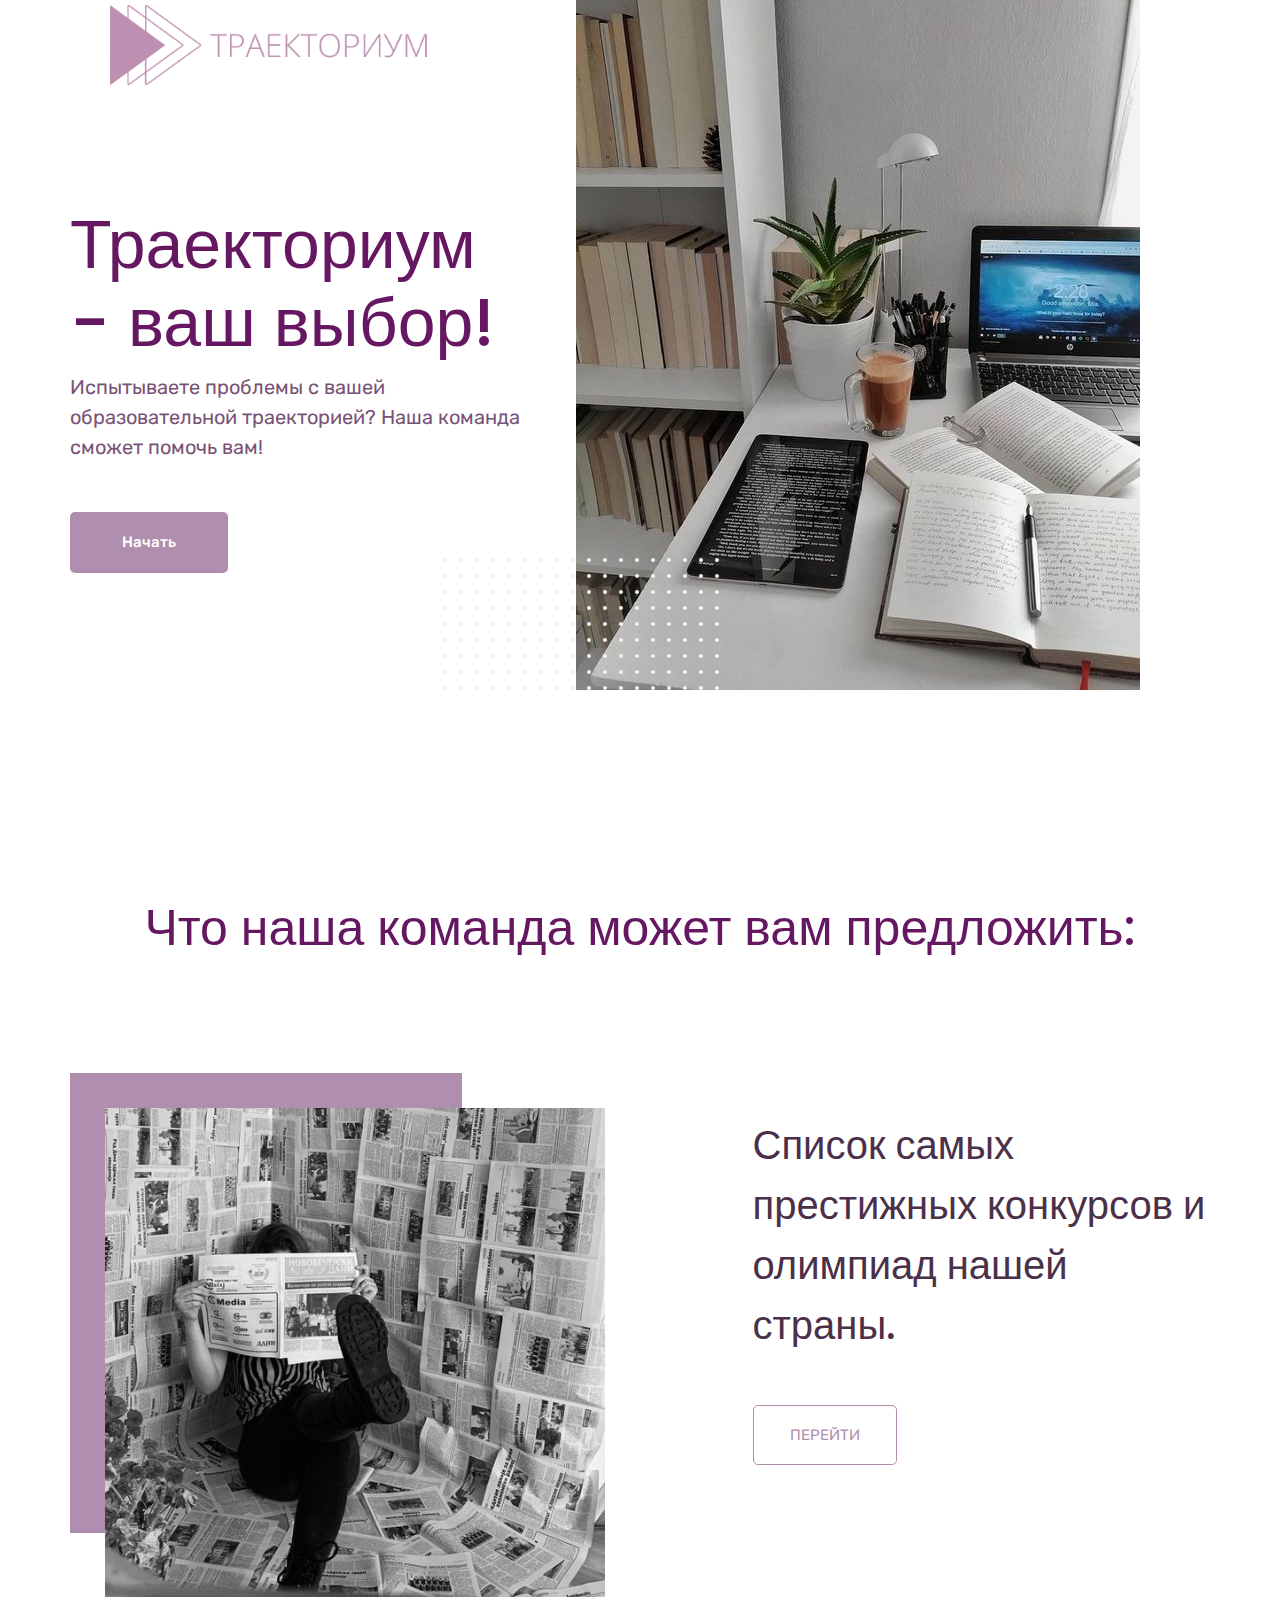
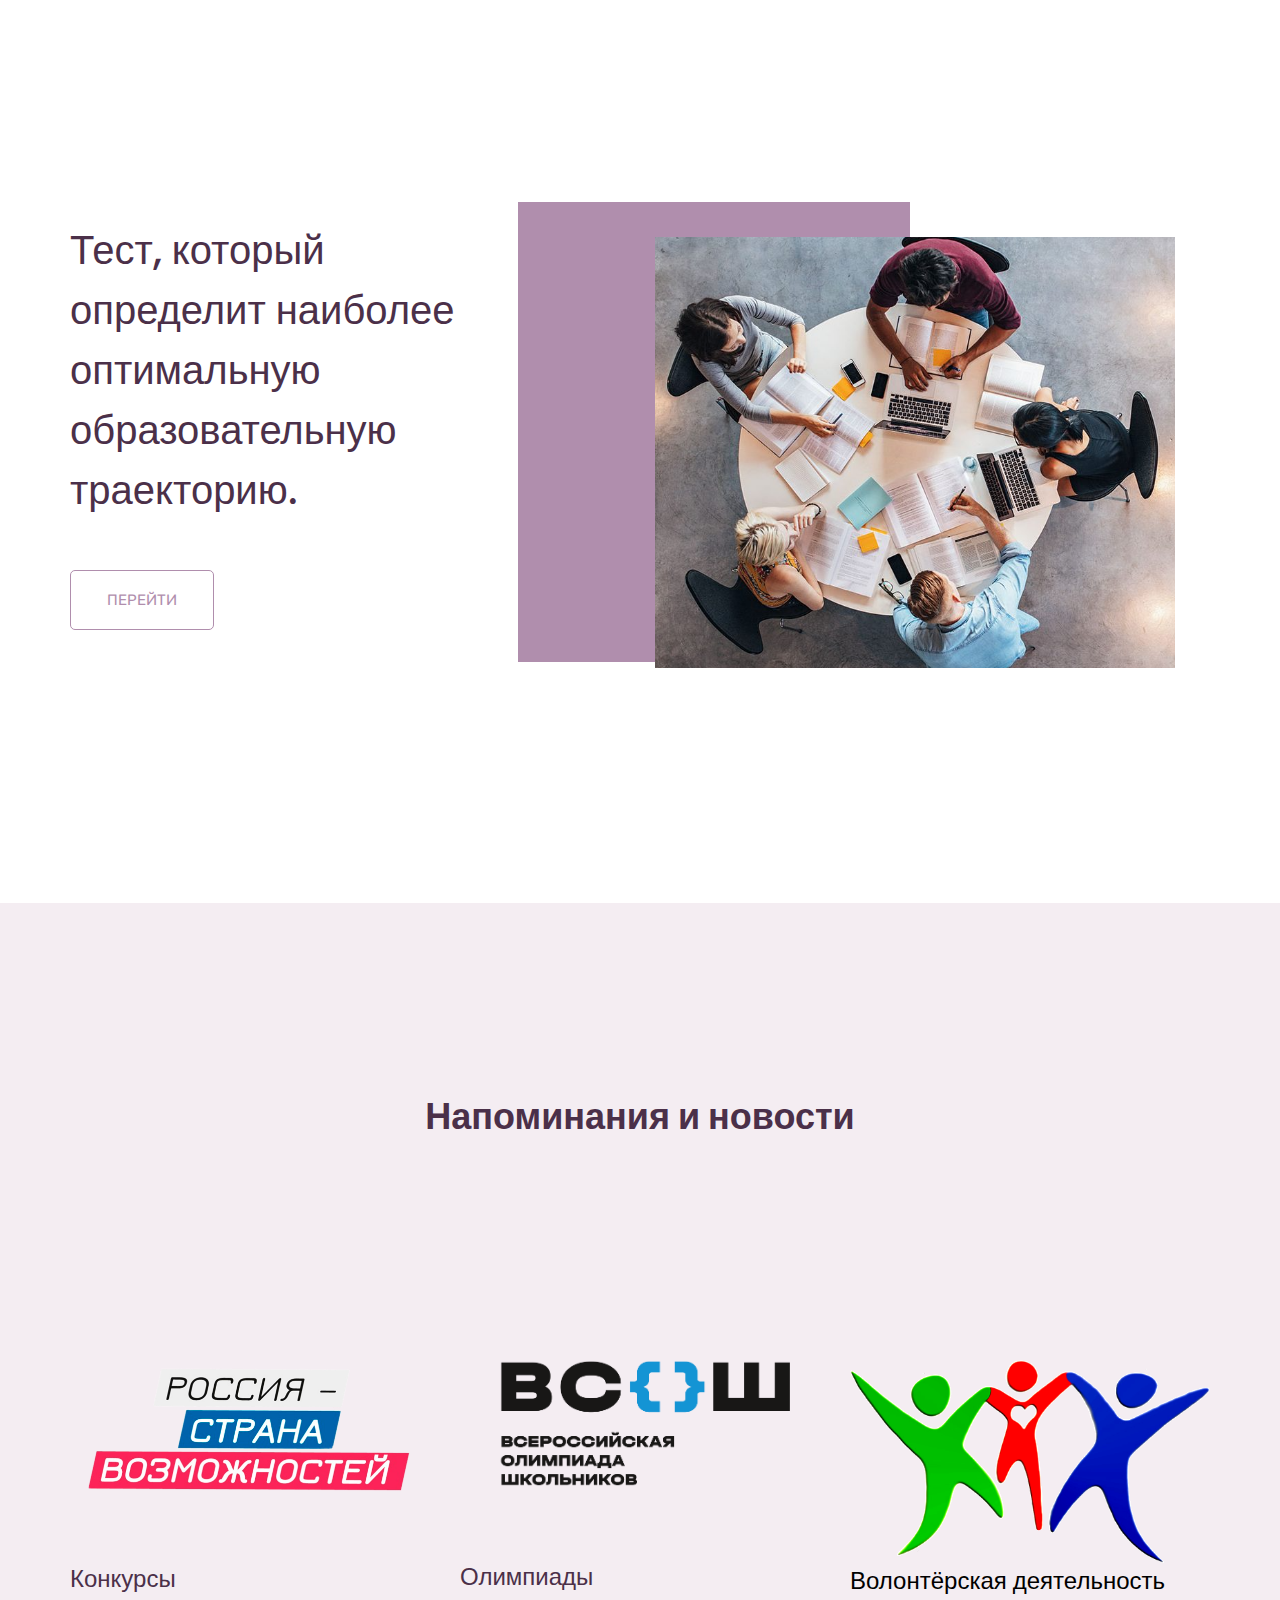
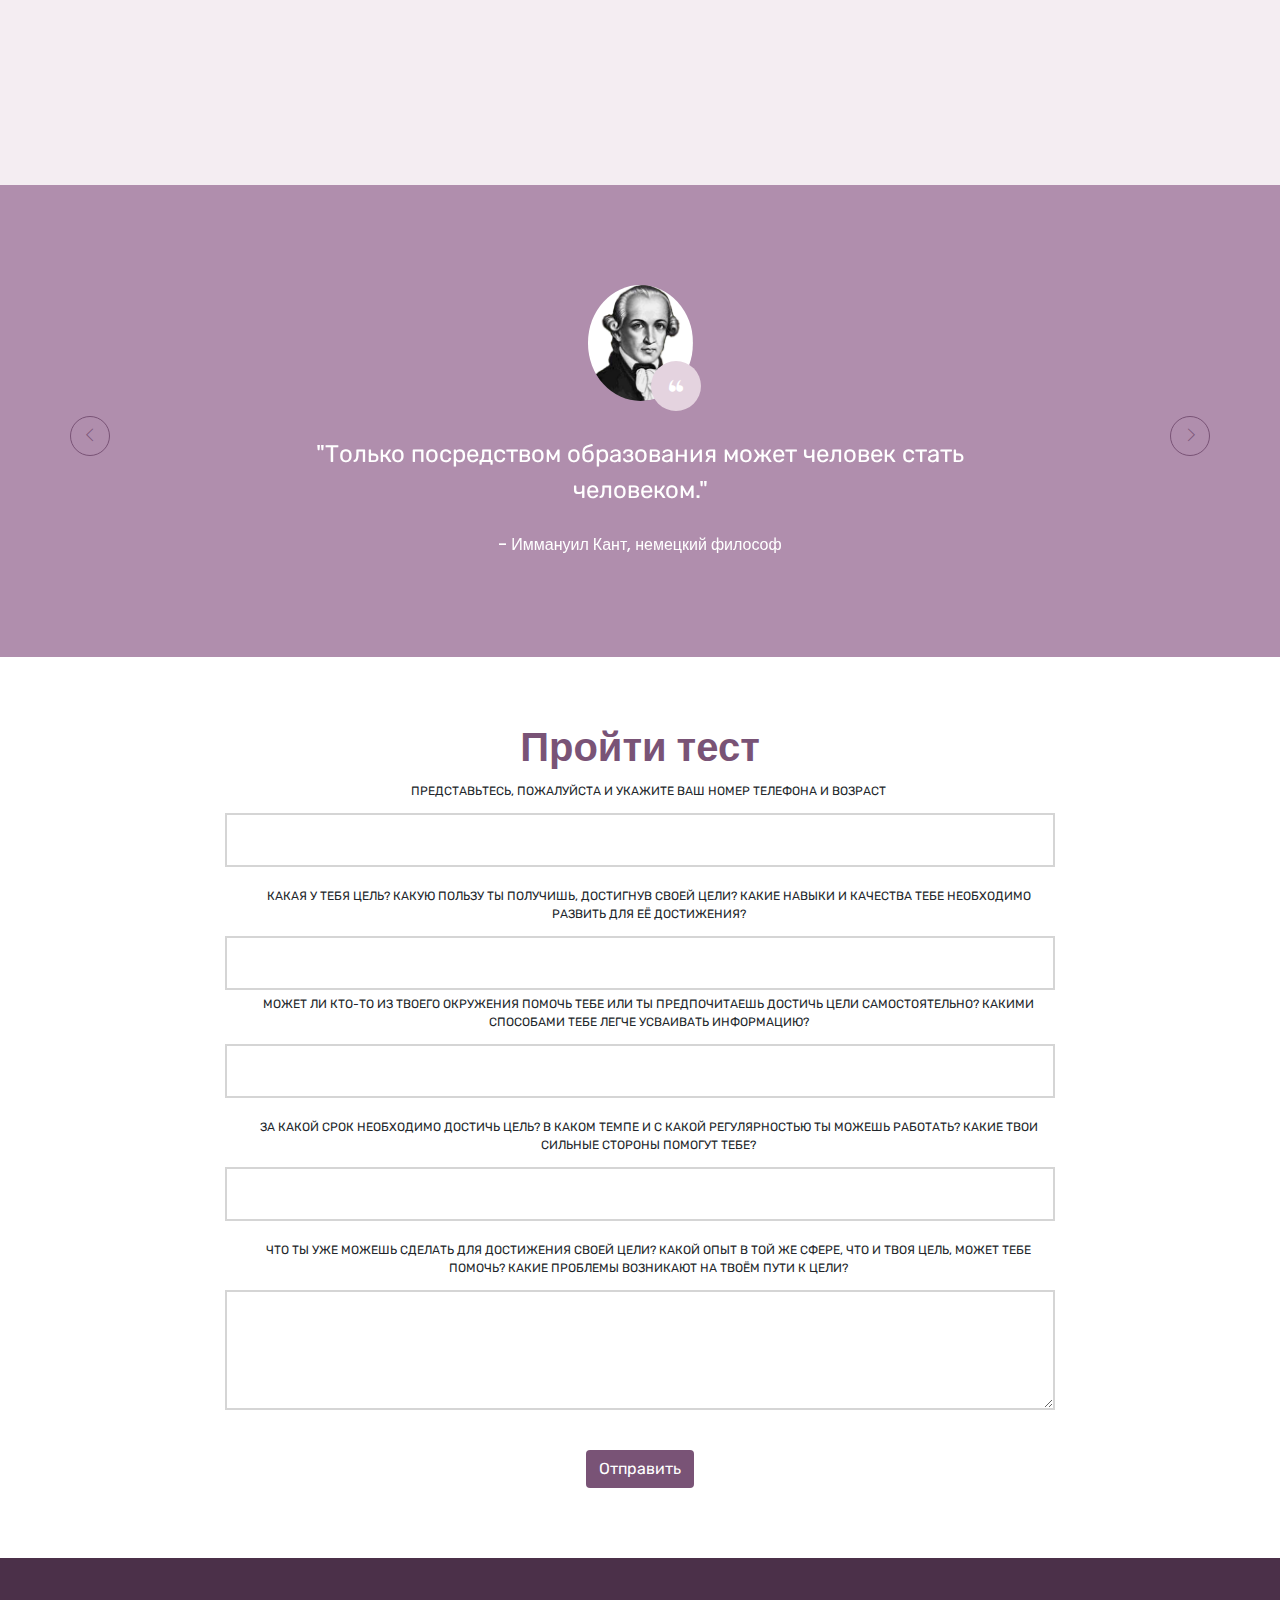
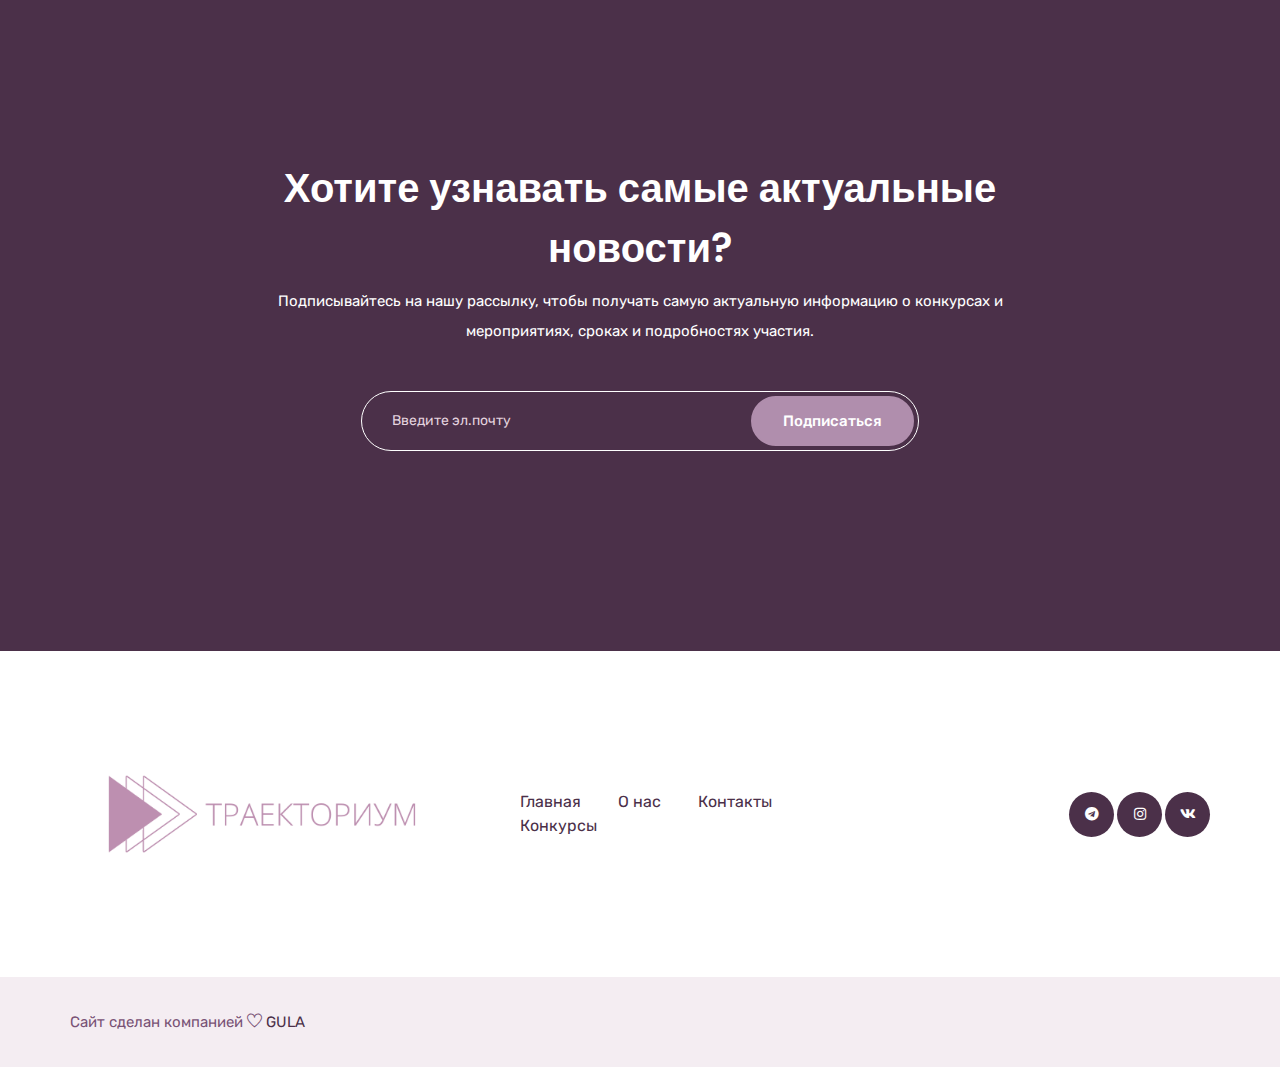
<file: index.html>
<!doctype html>
<html lang="zxx">

<head>
    <!-- Required meta tags -->
    <meta charset="utf-8">
    <meta name="viewport" content="width=device-width, initial-scale=1, shrink-to-fit=no">
    <title>Траекториум</title>
    <link rel="icon" href="img/favicon.png">
    <!-- Bootstrap CSS -->
    <link rel="stylesheet" href="css/bootstrap.min.css">
    <!-- animate CSS -->
    <link rel="stylesheet" href="css/animate.css">
    <!-- owl carousel CSS -->
    <link rel="stylesheet" href="css/owl.carousel.min.css">
    <!-- font awesome CSS -->
    <link rel="stylesheet" href="css/all.css">
    <!-- flaticon CSS -->
    <link rel="stylesheet" href="css/flaticon.css">
    <link rel="stylesheet" href="css/themify-icons.css">
    <!-- font awesome CSS -->
    <link rel="stylesheet" href="css/magnific-popup.css">
    <!-- swiper CSS -->
    <link rel="stylesheet" href="css/slick.css">
    <!-- style CSS -->
    <link rel="stylesheet" href="css/style.css">
</head>

<body>
    <!--::header part start::-->
    <header class="main_menu home_menu">
        <div class="container">
            <div class="row align-items-center justify-content-center">
                <div class="col-lg-12">
                    <nav class="navbar navbar-expand-lg navbar-light">
                        <a class="navbar-brand" href="index.html"> <img src="img/logo.png" alt="logo"> </a>
                        <button class="navbar-toggler" type="button" data-toggle="collapse"
                            data-target="#navbarSupportedContent" aria-controls="navbarSupportedContent"
                            aria-expanded="false" aria-label="Toggle navigation">
                            <span class="menu_icon"><i class="fas fa-bars"></i></span>
                        </button>

                        <div class="collapse navbar-collapse main-menu-item" id="navbarSupportedContent">
                            <ul class="navbar-nav">
                                <li class="nav-item">
                                    <a class="nav-link" href="index.html">Главная</a>
                                </li>
                                <li class="nav-item">
                                    <a class="nav-link" href="about.html">О нас</a>
                                </li>
                                <li class="nav-item">
                                    <a class="nav-link" href="blog.html">Конкурсы</a>
                                </li>
                                
                                <li class="nav-item">
                                    <a class="nav-link" href="contact.html">Контакты</a>
                                </li>
                            </ul>
                        </div>
                    </nav>
                </div>
            </div>
        </div>
    </header>
    <!-- Header part end-->

    <!-- banner part start-->
    <section class="banner_part">
        <div class="container">
            <div class="row align-items-center">
                <div class="col-md-5">
                    <div class="banner_text">
                        <div class="banner_text_iner">
                            <h1>Траекториум - ваш выбор!</h1>
                            <p>Испытываете проблемы с вашей образовательной траекторией? Наша команда сможет помочь вам!</p>
                            <a href="#bron" class="btn_1">Начать</a>
                        </div>
                    </div>
                </div>
            </div>
        </div>
        <div class="banner_img">
            <img src="img/banner.png" alt="#" class="img-fluid">
            <img src="img/banner_pattern.png " alt="#" class="pattern_img img-fluid">
        </div>
    </section>
    <!-- banner part start-->

    <!-- product list start-->

    <section class="single_product_list">
        <h1 class="pippo">Что наша команда может вам предложить:</h1>
        <div class="container">
            <div class="row">
                <div class="col-lg-12">
                    <div class="single_product_iner">
                        <div class="row align-items-center justify-content-between">
                            <div class="col-lg-6 col-sm-6">

                                <div class="single_product_img">
                                    <img src="img/single_product_1.png" class="img-fluid news" alt="#">
                                    <img src="img/product_overlay.png" alt="#" class="product_overlay img-fluid">
                                </div>
                            </div>
                            <div class="col-lg-5 col-sm-6">
                                <div class="single_product_content">
                                    <h2 class="news-add"> <a href="single-product.html">Список самых престижных конкурсов и олимпиад нашей страны.</a> </h2>
                                    <a href="blog.html" class="btn_3">Перейти</a>
                                </div>
                            </div>
                        </div>
                    </div>
                    <div class="single_product_iner">
                        <div class="row align-items-center justify-content-between">
                            <div class="col-lg-6 col-sm-6">
                                <div class="single_product_img">
                                    <img src="img/single_product_2.png" class="img-fluid" alt="#">
                                    <img src="img/product_overlay.png" alt="#" class="product_overlay img-fluid">
                                </div>
                            </div>
                            <div class="col-lg-5 col-sm-6">
                                <div class="single_product_content">
                                    <h2> <a href="single-product.html">Тест, который определит наиболее оптимальную образовательную траекторию.</a> </h2>
                                    <a href="#bron" class="btn_3">Перейти</a>
                                </div>
                            </div>
                        </div>
                    </div>
                </div>
            </div>
        </div>
    </section>
    <!-- product list end-->


    <!-- trending item start-->
    <section class="trending_items">
        <div class="container">
            <div class="row">
                <div class="col-lg-12">
                    <div class="section_tittle text-center">
                        <h2>Напоминания и новости</h2>
                    </div>
                </div>
            </div>
            <div class="row">
                <div class="col-lg-4 col-sm-6">
                    <div class="single_product_item">
                        <div class="single_product_item_thumb">
                            <img src="img/tranding_item/tranding_item_1.png" alt="#" class="img-fluid">
                        </div>
                        <h3> <a href="single-product.html">Конкурсы</a> </h3>
                    </div>
                </div>
                <div class="col-lg-4 col-sm-6">
                    <div class="single_product_item">
                        <img src="img/tranding_item/tranding_item_2.png" alt="#" class="img-fluid">
                        <h3> <a href="single-product.html">Олимпиады</a> </h3>
                    </div>
                </div>
                <div class="col-lg-4 col-sm-6">
                    <div class="single_product_item1">
                        <img src="img/tranding_item/tranding_item_3.png" alt="#" class="img-fluid">
                        <h3> <a href="single-product.html">Волонтёрская деятельность</a> </h3>
                    </div>
                </div>
            </div>
        </div>
    </section>
    <!-- trending item end-->

    <!-- client review part here -->
    <section class="client_review">
        <div class="container">
            <div class="row justify-content-center">
                <div class="col-lg-8">
                    <div class="client_review_slider owl-carousel">
                        <div class="single_client_review">
                            <div class="client_img">
                                <img src="img/client.png" alt="#">
                            </div>
                            <p>"Только посредством образования может человек стать человеком."</p>
                            <h5>- Иммануил Кант, немецкий философ</h5>
                        </div>
                        <div class="single_client_review">
                            <div class="client_img">
                                <img src="img/client_1.png" alt="#">
                            </div>
                            <p>"Никогда не поздно начать учиться, главное понять как."</p>
                            <h5>- Самарцева Валерия, основательница платформы "Траекториум"</h5>
                        </div>
                        <div class="single_client_review" id="bron">
                        <div class="client_img">
                                <img src="img/client_2.png" alt="#">
                            </div>
                            <p>"Корни образования горькие, но плоды сладкие."</p>
                            <h5>- Аристотель, древнегреческий философ</h5>
                        </div>
                    </div>
                </div>
            </div>
        </div>
    </section>
    <!-- client review part end -->

    <div class="feedback">
        <div class="container">
          <h2 class="section-title" id="bron">Пройти тест</h2>  
        <form class="feedback-form">
    
          <!-- Hidden Required Fields -->
          <input type="hidden" name="project_name" value="Траекториум">
          <input type="hidden" name="admin_email" value="trajectoriumm@gmail.com">
          <input type="hidden" name="form_subject" value="Анкетаирование">
          <!-- END Hidden Required Fields -->
          <div class="feedback-form-group">
            <label for="fullname">Представьтесь, пожалуйста и укажите ваш номер телефона и возраст</label>
            <input type="text" name="fullname" id="fullname">
          </div>
          <div class="clearfix">
            <div class="feedback-form-group feedback-form-group-left-part">
              <label for="phone">Какая у тебя цель? Какую пользу ты получишь, достигнув своей цели? Какие навыки и качества тебе необходимо развить для её достижения?</label>
              <input type="text" name="Цель" id="phone">
              <div class="feedback-form-group feedback-form-group-right-part">
                <label for="Date">Может ли кто-то из твоего окружения помочь тебе или ты предпочитаешь достичь цели самостоятельно? Какими способами тебе легче усваивать информацию? </label>
                <input type="text" name="Информация" id="Date">
              </div>
            </div>
            <div class="feedback-form-group feedback-form-group-right-part">
              <label for="email">За какой срок необходимо достичь цель? В каком темпе и с какой регулярностью ты можешь работать? Какие твои сильные стороны помогут тебе?  </label>
              <input type="text" name="Сроки" id="email">
            </div>
          </div>
          <div class="feedback-form-group">
              <label for="message">Что ты уже можешь сделать для достижения своей цели? Какой опыт в той же сфере, что и твоя цель, может тебе помочь? Какие проблемы возникают на твоём пути к цели? </label>
              <textarea name="Опыт" id="message"></textarea>
            </div>
            <button class="btn" type="submit" value="Отправить">Отправить</button>
        </form>
        </div>
      </div>
        <script src="https://code.jquery.com/jquery-1.11.3.min.js"></script> 
        <script src="script.js"></script>
    <!-- feature part end -->

    <!-- subscribe part here -->
    <section class="subscribe_part section_padding">
        <div class="container">
            <div class="row justify-content-center">
                <div class="col-lg-8">
                    <div class="subscribe_part_content">
                        <h2>Хотите узнавать самые актуальные новости?</h2>
                        <p>Подписывайтесь на нашу рассылку, чтобы получать самую актуальную информацию о конкурсах и мероприятиях, сроках и подробностях участия.</p>
                        <div class="subscribe_form">
                            <input type="email" placeholder="Введите эл.почту">
                            <a href="#" class="btn_1">Подписаться</a>
                        </div>
                    </div>
                </div>
            </div>
        </div>
    </section>
    <!-- subscribe part end -->

    <!--::footer_part start::-->
    <footer class="footer_part">
        <div class="footer_iner">
            <div class="container">
                <div class="row justify-content-between align-items-center">
                    <div class="col-lg-8">
                        <div class="footer_menu">
                            <div class="footer_logo">
                                <a href="index.html"><img src="img/logo.png" alt="#"></a>
                            </div>
                            <div class="footer_menu_item">
                                <a href="index.html">Главная</a>
                                <a href="about.html">О нас</a>
                                <a href="contact.html">Контакты</a>
                                <a href="blog.html">Конкурсы</a>
                            </div>
                        </div>
                    </div>
                    <div class="col-lg-4">
                        <div class="social_icon">
                            <a href="https://t.me/trajectorium"><i class="fab fa-telegram"></i></a>
                            <a href="#"><i class="fab fa-instagram"></i></a>
                            <a href="https://vk.com/trajectorium"><i class="fab fa-vk"></i></a>
                        </div>
                    </div>
                </div>
            </div>
        </div>
        
        <div class="copyright_part">
            <div class="container">
                <div class="row ">
                    <div class="col-lg-12">
                        <div class="copyright_text">
                            <P><!-- Link back to Colorlib can't be removed. Template is licensed under CC BY 3.0. --> Сайт сделан компанией <i class="ti-heart" aria-hidden="true"></i> <a href="https://vk.com/gula_co" target="_blank">GULA</a>
<!-- Link back to Colorlib can't be removed. Template is licensed under CC BY 3.0. --></P>
                        </div>
                    </div>
                </div>
            </div>
        </div>
    </footer>
    <!--::footer_part end::-->

    <!-- jquery plugins here-->
    <script src="js/jquery-1.12.1.min.js"></script>
    <!-- popper js -->
    <script src="js/popper.min.js"></script>
    <!-- bootstrap js -->
    <script src="js/bootstrap.min.js"></script>
    <!-- magnific popup js -->
    <script src="js/jquery.magnific-popup.js"></script>
    <!-- carousel js -->
    <script src="js/owl.carousel.min.js"></script>
    <script src="js/jquery.nice-select.min.js"></script>
    <!-- slick js -->
    <script src="js/slick.min.js"></script>
    <script src="js/jquery.counterup.min.js"></script>
    <script src="js/waypoints.min.js"></script>
    <script src="js/contact.js"></script>
    <script src="js/jquery.ajaxchimp.min.js"></script>
    <script src="js/jquery.form.js"></script>
    <script src="js/jquery.validate.min.js"></script>
    <script src="js/mail-script.js"></script>
    <!-- custom js -->
    <script src="js/custom.js"></script>
</body>

</html>
</file>
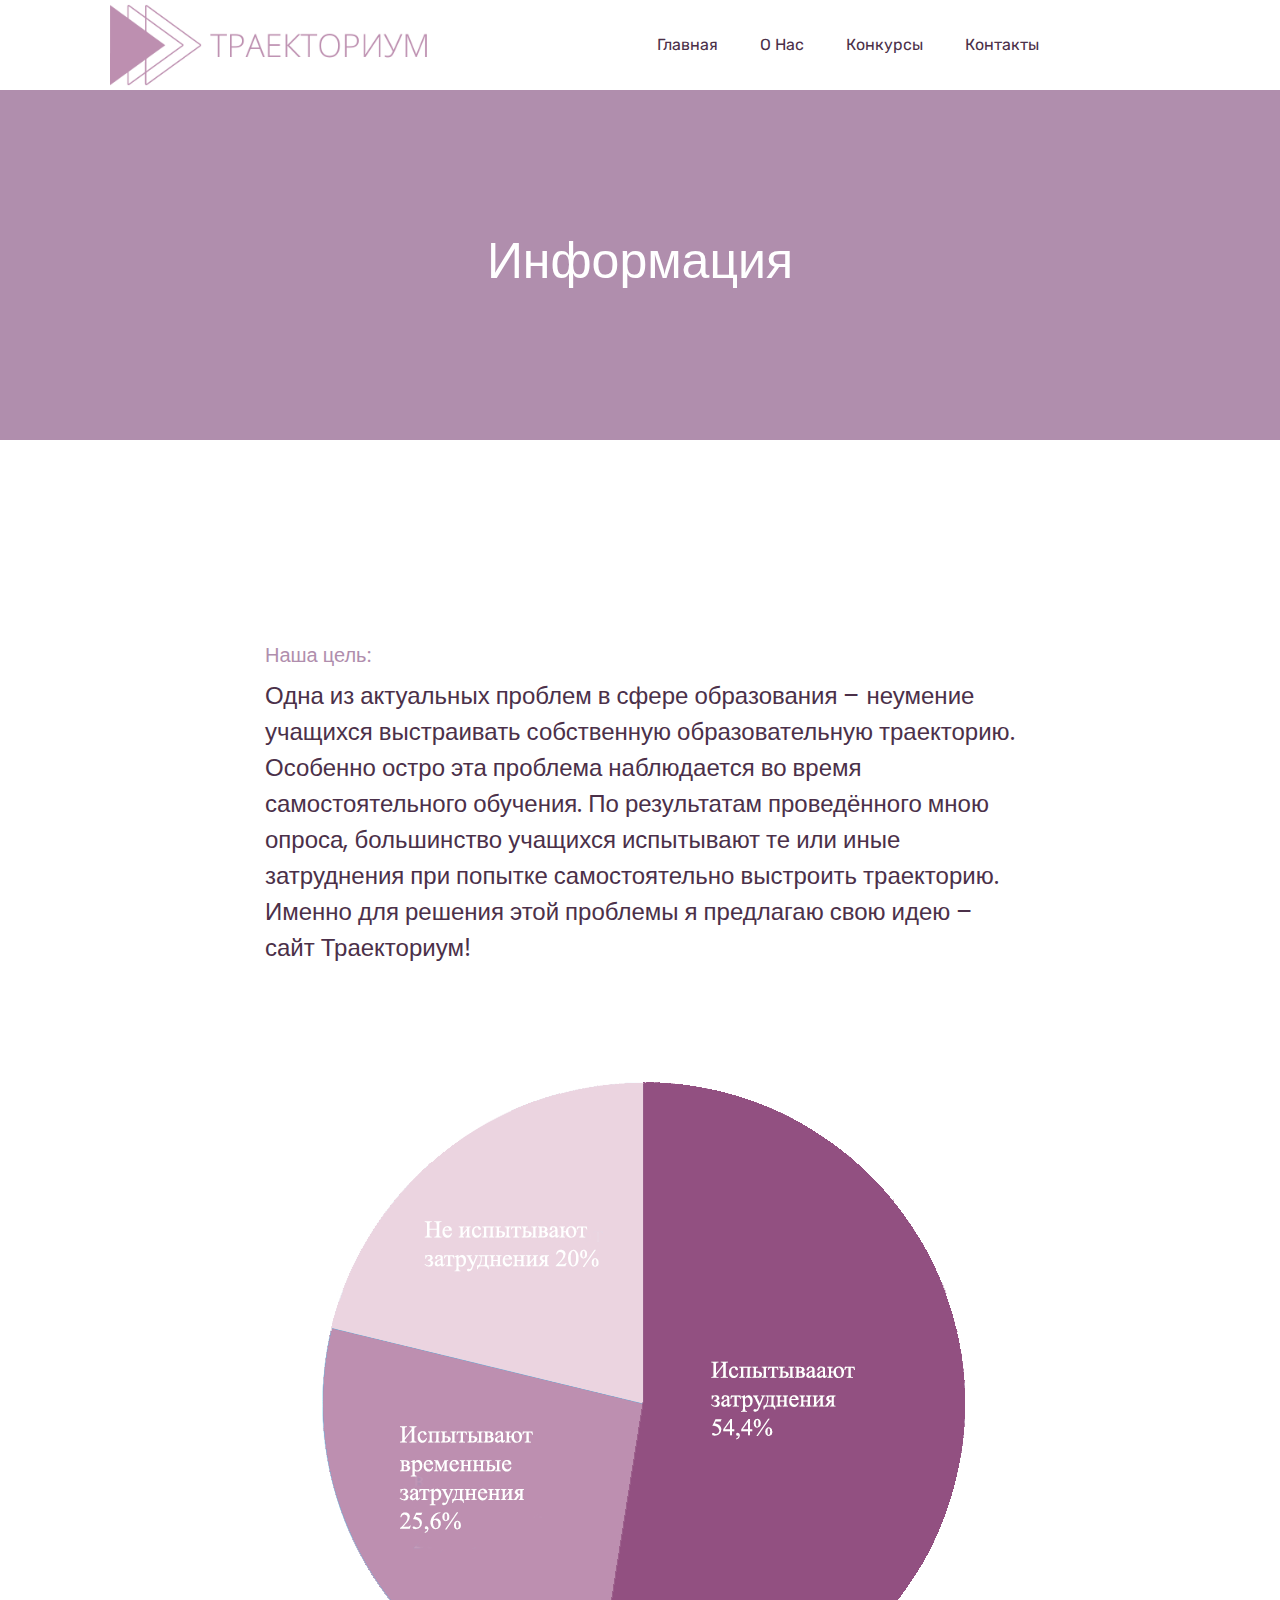
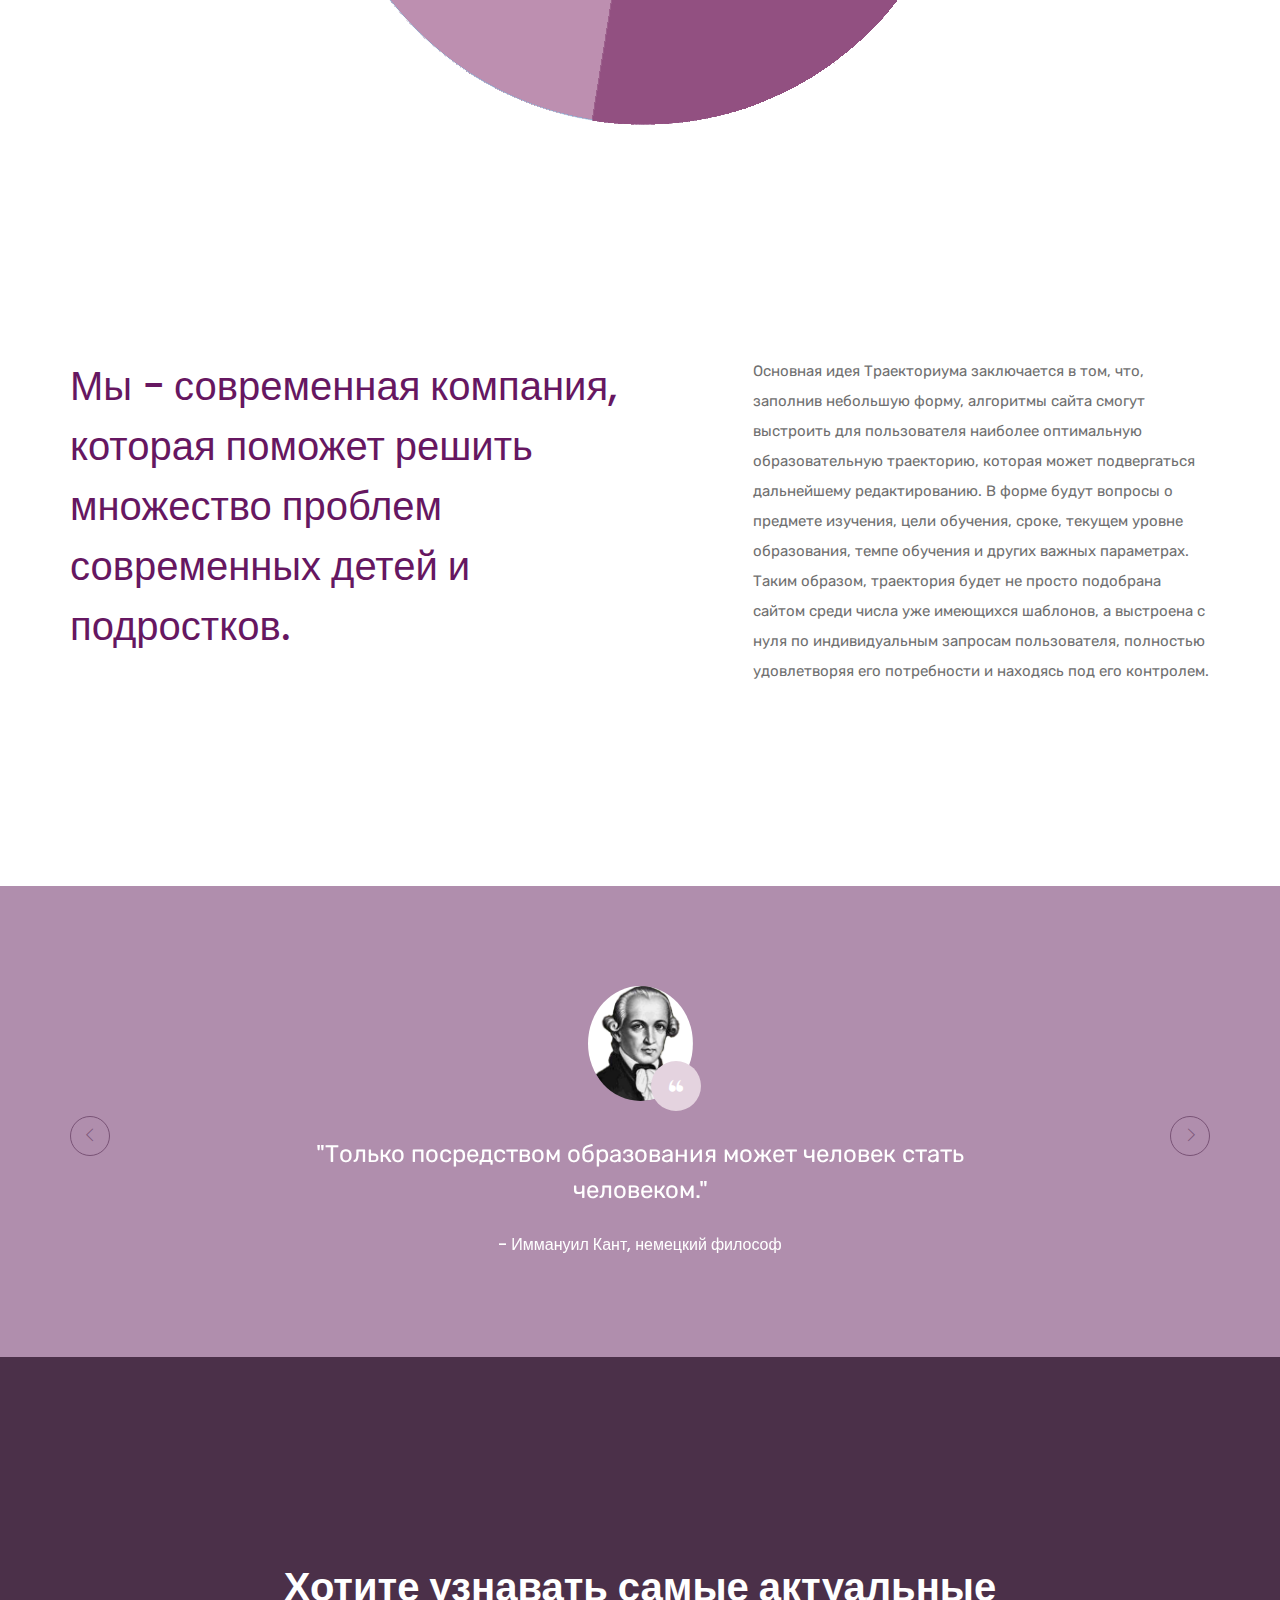
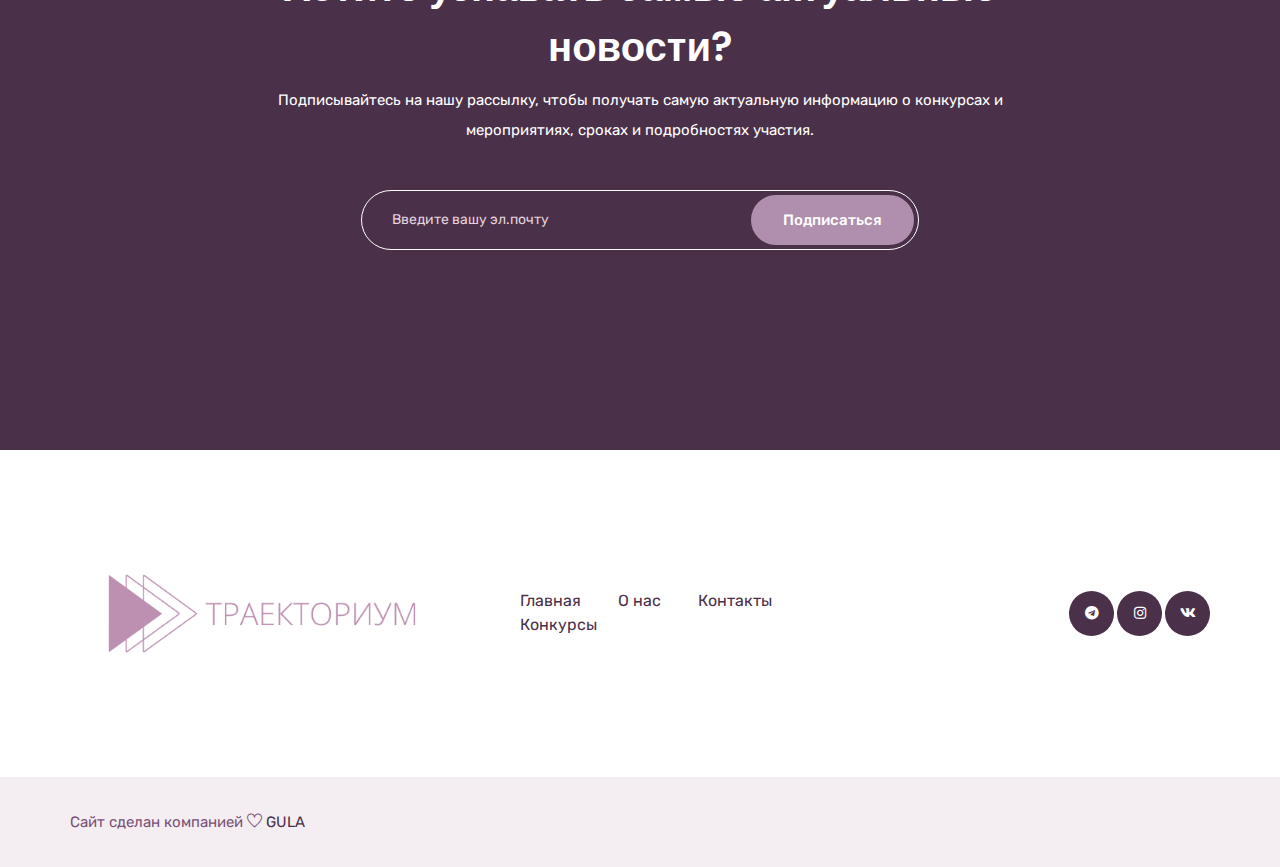
<file: about.html>
<!doctype html>
<html lang="zxx">

<head>
    <!-- Required meta tags -->
    <meta charset="utf-8">
    <meta name="viewport" content="width=device-width, initial-scale=1, shrink-to-fit=no">
    <title>Траекториум</title>
    <link rel="icon" href="img/favicon.png">
    <!-- Bootstrap CSS -->
    <link rel="stylesheet" href="css/bootstrap.min.css">
    <!-- animate CSS -->
    <link rel="stylesheet" href="css/animate.css">
    <!-- owl carousel CSS -->
    <link rel="stylesheet" href="css/owl.carousel.min.css">
    <!-- font awesome CSS -->
    <link rel="stylesheet" href="css/all.css">
    <!-- flaticon CSS -->
    <link rel="stylesheet" href="css/flaticon.css">
    <link rel="stylesheet" href="css/themify-icons.css">
    <!-- font awesome CSS -->
    <link rel="stylesheet" href="css/magnific-popup.css">
    <!-- swiper CSS -->
    <link rel="stylesheet" href="css/slick.css">
    <!-- style CSS -->
    <link rel="stylesheet" href="css/style.css">
</head>

<body>
    <!--::header part start::-->
    <header class="main_menu home_menu">
        <div class="container">
            <div class="row align-items-center justify-content-center">
                <div class="col-lg-12">
                    <nav class="navbar navbar-expand-lg navbar-light">
                        <a class="navbar-brand" href="index.html"> <img src="img/logo.png" alt="logo"> </a>
                        <button class="navbar-toggler" type="button" data-toggle="collapse"
                            data-target="#navbarSupportedContent" aria-controls="navbarSupportedContent"
                            aria-expanded="false" aria-label="Toggle navigation">
                            <span class="menu_icon"><i class="fas fa-bars"></i></span>
                        </button>

                        <div class="collapse navbar-collapse main-menu-item" id="navbarSupportedContent">
                            <ul class="navbar-nav">
                                <li class="nav-item">
                                    <a class="nav-link" href="index.html">Главная</a>
                                </li>
                                <li class="nav-item">
                                    <a class="nav-link" href="about.html">О нас</a>
                                </li>
                                <li class="nav-item">
                                    <a class="nav-link" href="blog.html">Конкурсы</a>
                                </li>
                                <li class="nav-item">
                                    <a class="nav-link" href="contact.html">Контакты</a>
                                </li>
                            </ul>
                        </div>
                    </nav>
                </div>
            </div>
        </div>
        <div class="search_input" id="search_input_box">
            <div class="container ">
                <form class="d-flex justify-content-between search-inner">
                    <input type="text" class="form-control" id="search_input" placeholder="Search Here">
                    <button type="submit" class="btn"></button>
                    <span class="ti-close" id="close_search" title="Close Search"></span>
                </form>
            </div>
        </div>
    </header>
    <!-- Header part end-->

    <!-- breadcrumb part start-->
    <section class="breadcrumb_part">
        <div class="container">
            <div class="row">
                <div class="col-lg-12">
                    <div class="breadcrumb_iner">
                        <h2>Информация</h2>
                    </div>
                </div>
            </div>
        </div>
    </section>
    <!-- breadcrumb part end-->
    
    <!-- product list part start-->
    <section class="about_us padding_top">
        <div class="container">
            <div class="row justify-content-center">
                <div class="col-lg-8">
                    <div class="about_us_content">
                        <h5>Наша цель:<h5>
                        <h3>Одна из актуальных проблем в сфере образования – неумение учащихся выстраивать собственную образовательную траекторию. Особенно остро эта проблема наблюдается во время самостоятельного обучения. По результатам проведённого мною опроса, большинство учащихся испытывают те или иные затруднения при попытке самостоятельно выстроить траекторию. Именно для решения этой проблемы я предлагаю свою идею – сайт Траекториум! 
                            </h3>
                        <div class="about_us_video">
                            <img src="img/dio.PNG">
                        </div>
                    </div>
                </div>
            </div>
        </div>
    </section>
    <!-- product list part end-->

    <!-- feature part here -->
    <section class="feature_part section_padding">
        <div class="container">
            <div class="row justify-content-between">
                <div class="col-lg-6">
                    <div class="feature_part_tittle">
                        <h3>Мы - современная компания, которая поможет решить множество проблем современных детей и подростков.</h3>
                    </div>
                </div>
                <div class="col-lg-5">
                    <div class="feature_part_content">
                        <p>Основная идея Траекториума заключается в том, что, заполнив небольшую форму, алгоритмы сайта смогут выстроить для пользователя наиболее оптимальную образовательную траекторию, которая может подвергаться дальнейшему редактированию. В форме будут вопросы о предмете изучения, цели обучения, сроке, текущем уровне образования, темпе обучения и других важных параметрах. Таким образом, траектория будет не просто подобрана сайтом среди числа уже имеющихся шаблонов, а выстроена с нуля по индивидуальным запросам пользователя, полностью удовлетворяя его потребности и находясь под его контролем.
                        </p>
                    </div>
                </div>
            </div>
        </div>
    </section>
    <!-- feature part end -->
    
    <!-- client review part here -->
    <section class="client_review">
        <div class="container">
            <div class="row justify-content-center">
                <div class="col-lg-8">
                    <div class="client_review_slider owl-carousel">
                        <div class="single_client_review">
                            <div class="client_img">
                                <img src="img/client.png" alt="#">
                            </div>
                            <p>"Только посредством образования может человек стать человеком."</p>
                            <h5>- Иммануил Кант, немецкий философ</h5>
                        </div>
                        <div class="single_client_review">
                            <div class="client_img">
                                <img src="img/client_1.png" alt="#">
                            </div>
                            <p>"Никогда не поздно начать учиться, главное понять как."</p>
                            <h5>- Самарцева Валерия, основательница платформы "Траекториум"</h5>
                        </div>
                        <div class="single_client_review">
                            <div class="client_img">
                                <img src="img/client_2.png" alt="#">
                            </div>
                            <p>"Корни образования горькие, но плоды сладкие."</p>
                            <h5>- Аристотель, древнегреческий философ</h5>
                        </div>
                    </div>
                </div>
            </div>
        </div>
    </section>
    <!-- client review part end -->

    <!-- subscribe part here -->
    <section class="subscribe_part section_padding">
        <div class="container">
            <div class="row justify-content-center">
                <div class="col-lg-8">
                    <div class="subscribe_part_content">
                        <h2>Хотите узнавать самые актуальные новости?</h2>
                        <p>Подписывайтесь на нашу рассылку, чтобы получать самую актуальную информацию о конкурсах и мероприятиях, сроках и подробностях участия.</p>
                        <div class="subscribe_form">
                            <input type="email" placeholder="Введите вашу эл.почту">
                            <a href="#" class="btn_1">Подписаться</a>
                        </div>
                    </div>
                </div>
            </div>
        </div>
    </section>
    <!-- subscribe part end -->

    <!--::footer_part start::-->
    <footer class="footer_part">
        <div class="footer_iner">
            <div class="container">
                <div class="row justify-content-between align-items-center">
                    <div class="col-lg-8">
                        <div class="footer_menu">
                            <div class="footer_logo">
                                <a href="index.html"><img src="img/logo.png" alt="#"></a>
                            </div>
                            <div class="footer_menu_item">
                                <a href="index.html">Главная</a>
                                <a href="about.html">О нас</a>
                                <a href="contact.html">Контакты</a>
                                <a href="blog.html">Конкурсы</a>
                            </div>
                        </div>
                    </div>
                    <div class="col-lg-4">
                        <div class="social_icon">
                            <a href="https://t.me/trajectorium"><i class="fab fa-telegram"></i></a>
                            <a href="#"><i class="fab fa-instagram"></i></a>
                            <a href="https://vk.com/trajectorium"><i class="fab fa-vk"></i></a>
                        </div>
                    </div>
                </div>
            </div>
        </div>
        
        <div class="copyright_part">
            <div class="container">
                <div class="row ">
                    <div class="col-lg-12">
                        <div class="copyright_text">
                            <P><!-- Link back to Colorlib can't be removed. Template is licensed under CC BY 3.0. --> Сайт сделан компанией <i class="ti-heart" aria-hidden="true"></i> <a href="https://vk.com/gula_co" target="_blank">GULA</a>
<!-- Link back to Colorlib can't be removed. Template is licensed under CC BY 3.0. --></P>
                        </div>
                    </div>
                </div>
            </div>
        </div>
    </footer>
    <!--::footer_part end::-->

    <!-- jquery plugins here-->
    <script src="js/jquery-1.12.1.min.js"></script>
    <!-- popper js -->
    <script src="js/popper.min.js"></script>
    <!-- bootstrap js -->
    <script src="js/bootstrap.min.js"></script>
    <!-- magnific popup js -->
    <script src="js/jquery.magnific-popup.js"></script>
    <!-- carousel js -->
    <script src="js/owl.carousel.min.js"></script>
    <script src="js/jquery.nice-select.min.js"></script>
    <!-- slick js -->
    <script src="js/slick.min.js"></script>
    <script src="js/jquery.counterup.min.js"></script>
    <script src="js/waypoints.min.js"></script>
    <script src="js/contact.js"></script>
    <script src="js/jquery.ajaxchimp.min.js"></script>
    <script src="js/jquery.form.js"></script>
    <script src="js/jquery.validate.min.js"></script>
    <script src="js/mail-script.js"></script>
    <!-- custom js -->
    <script src="js/custom.js"></script>
</body>

</html>
</file>
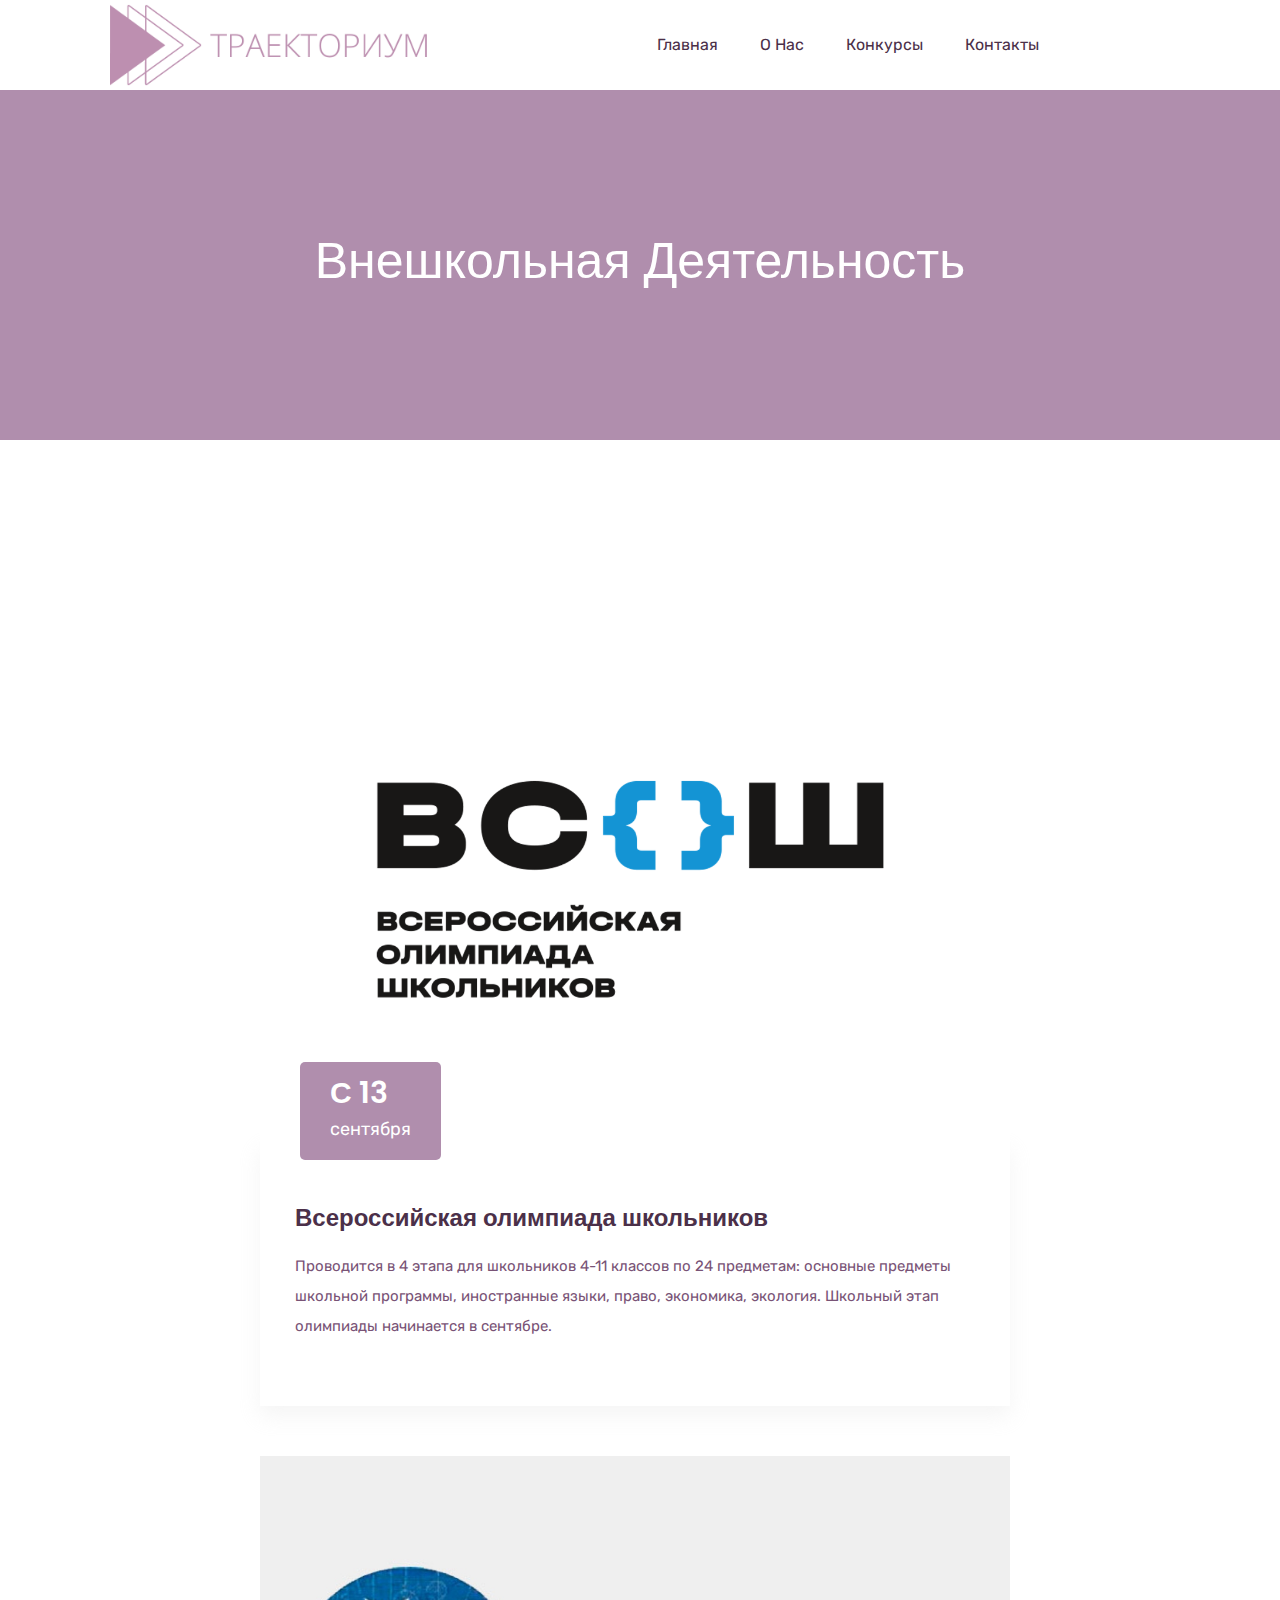
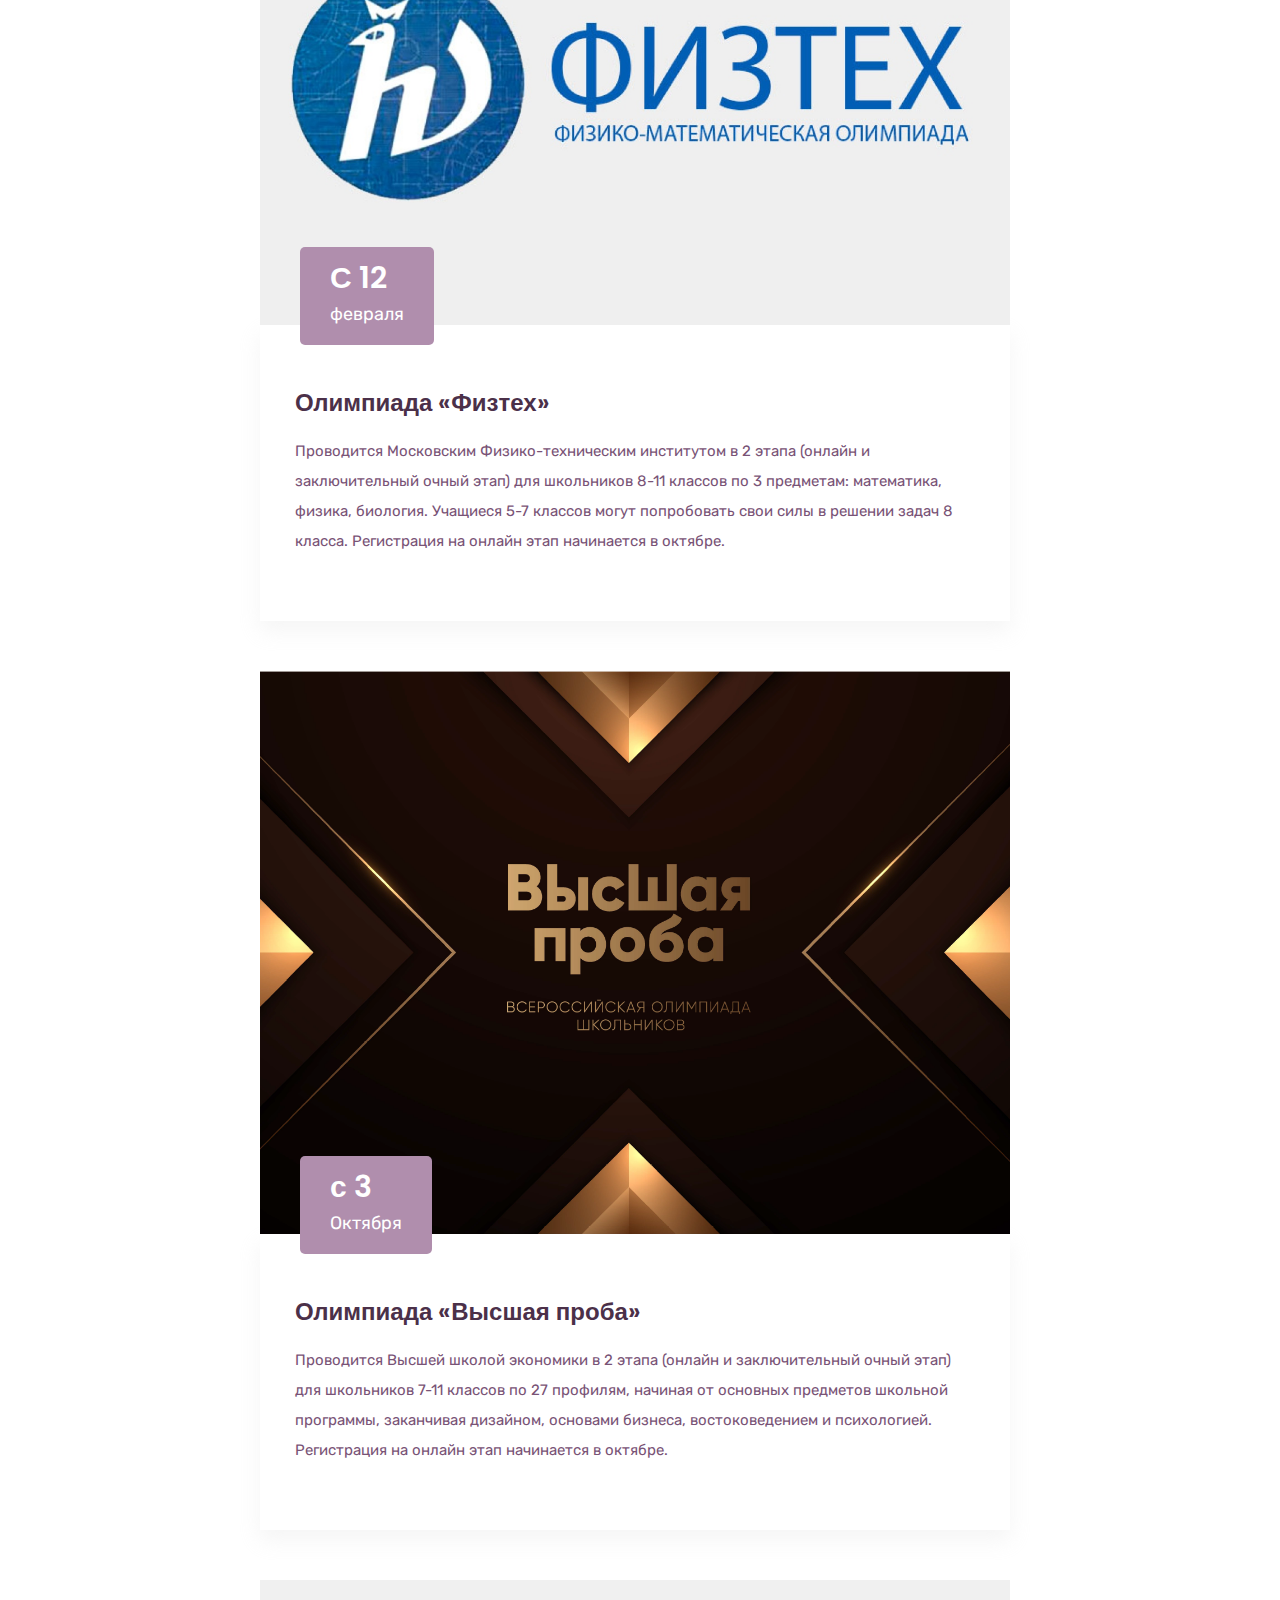
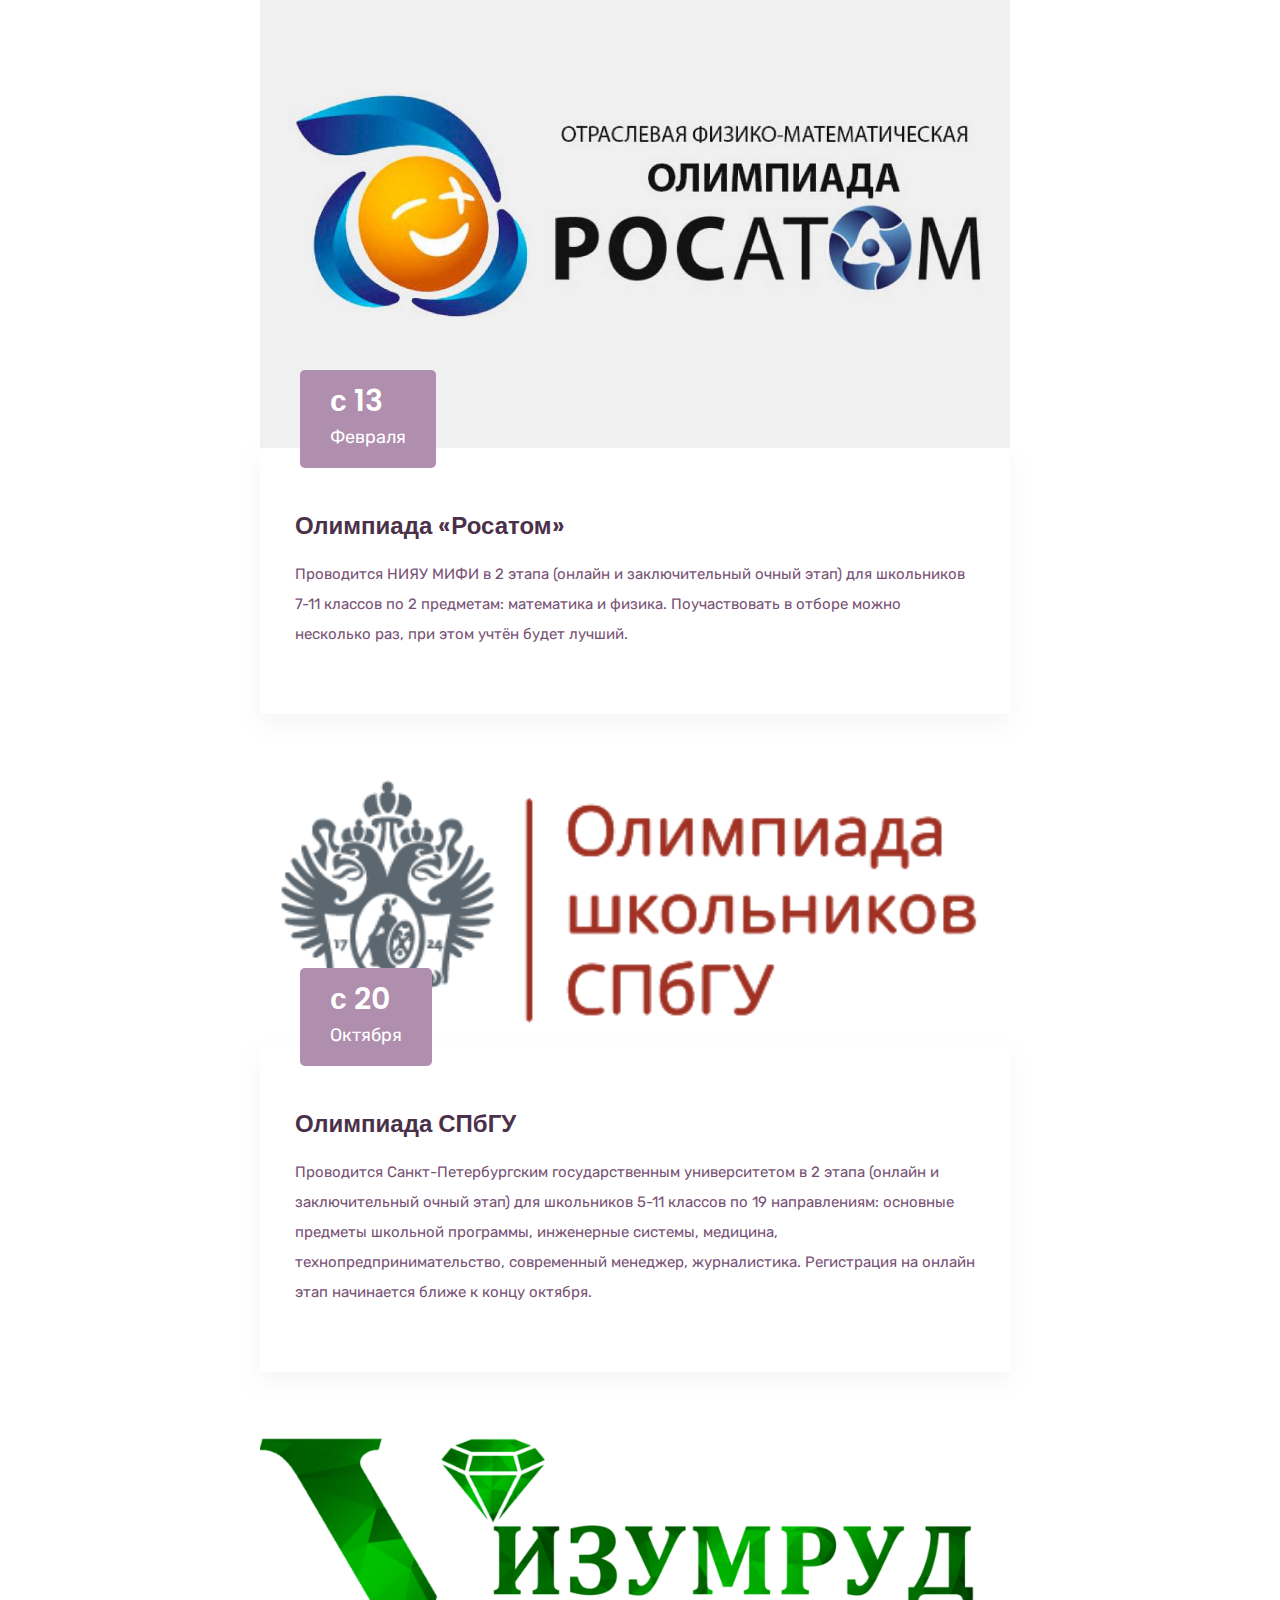
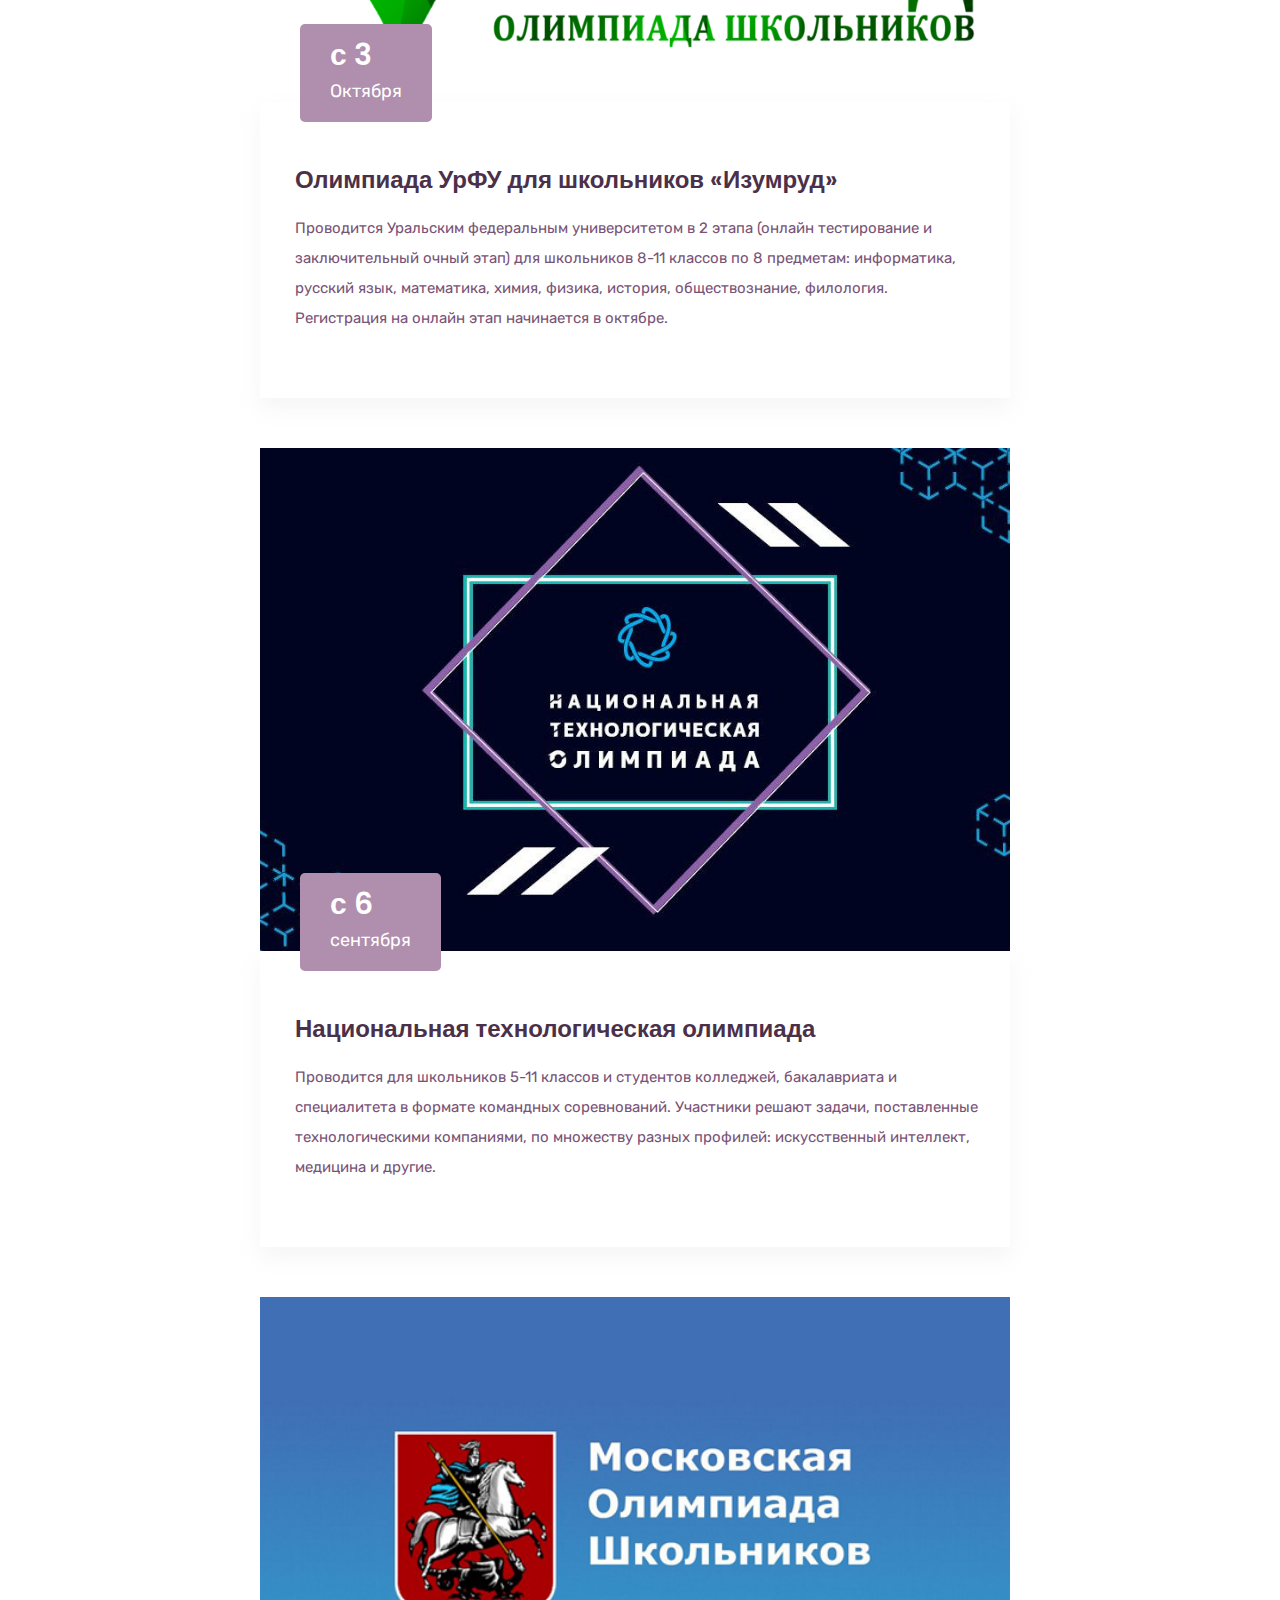
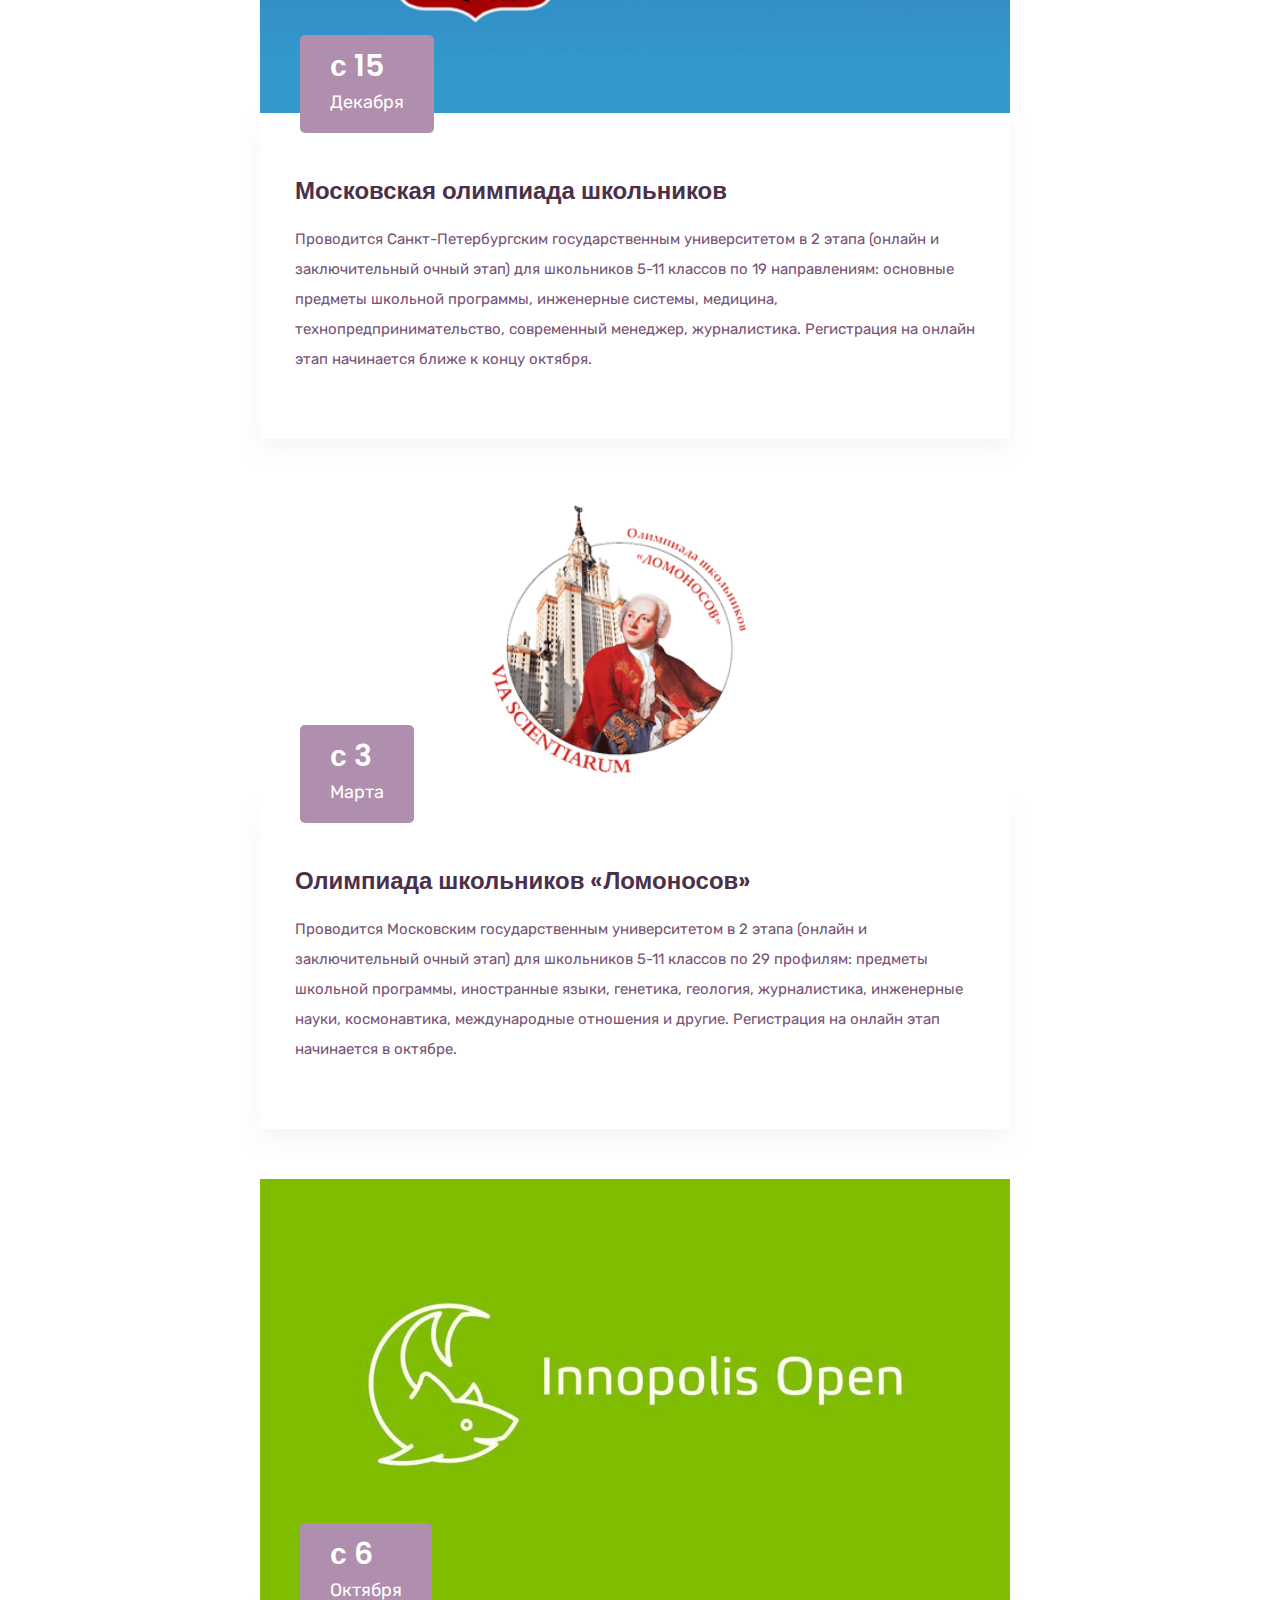
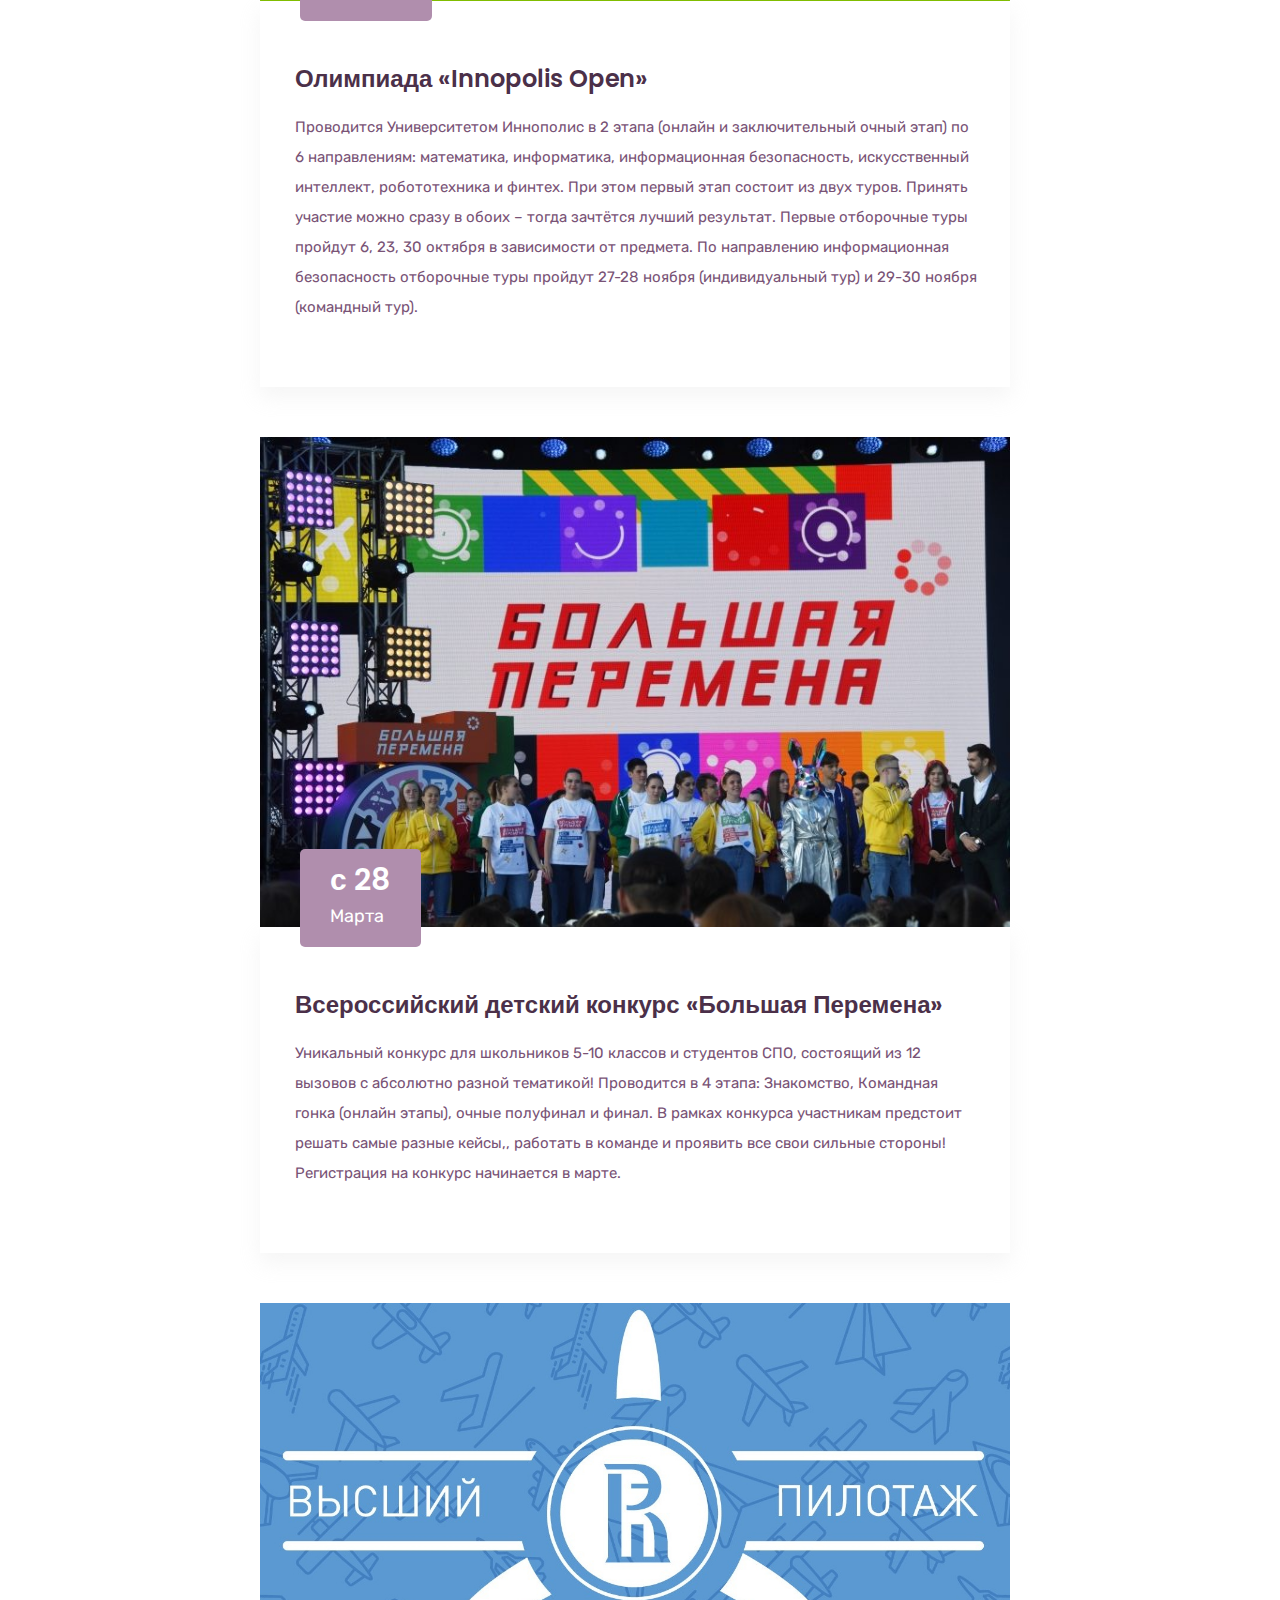
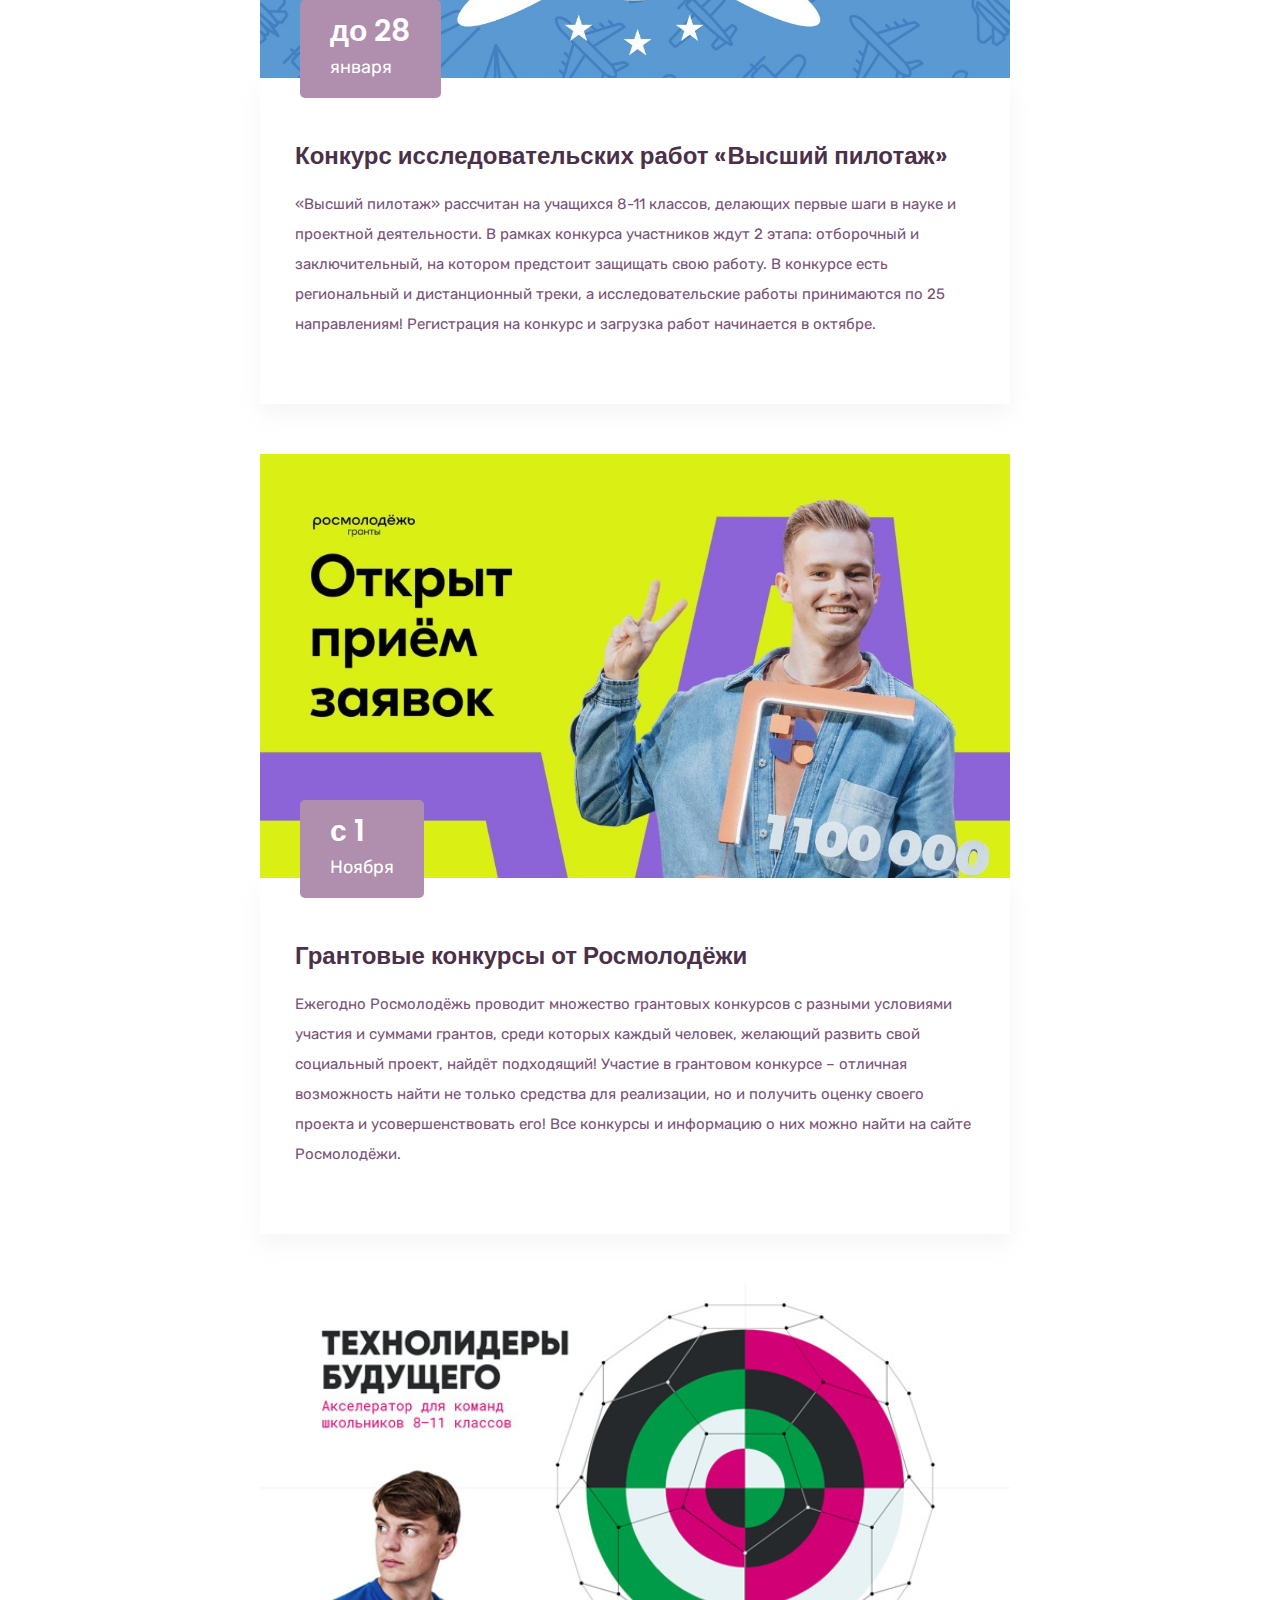
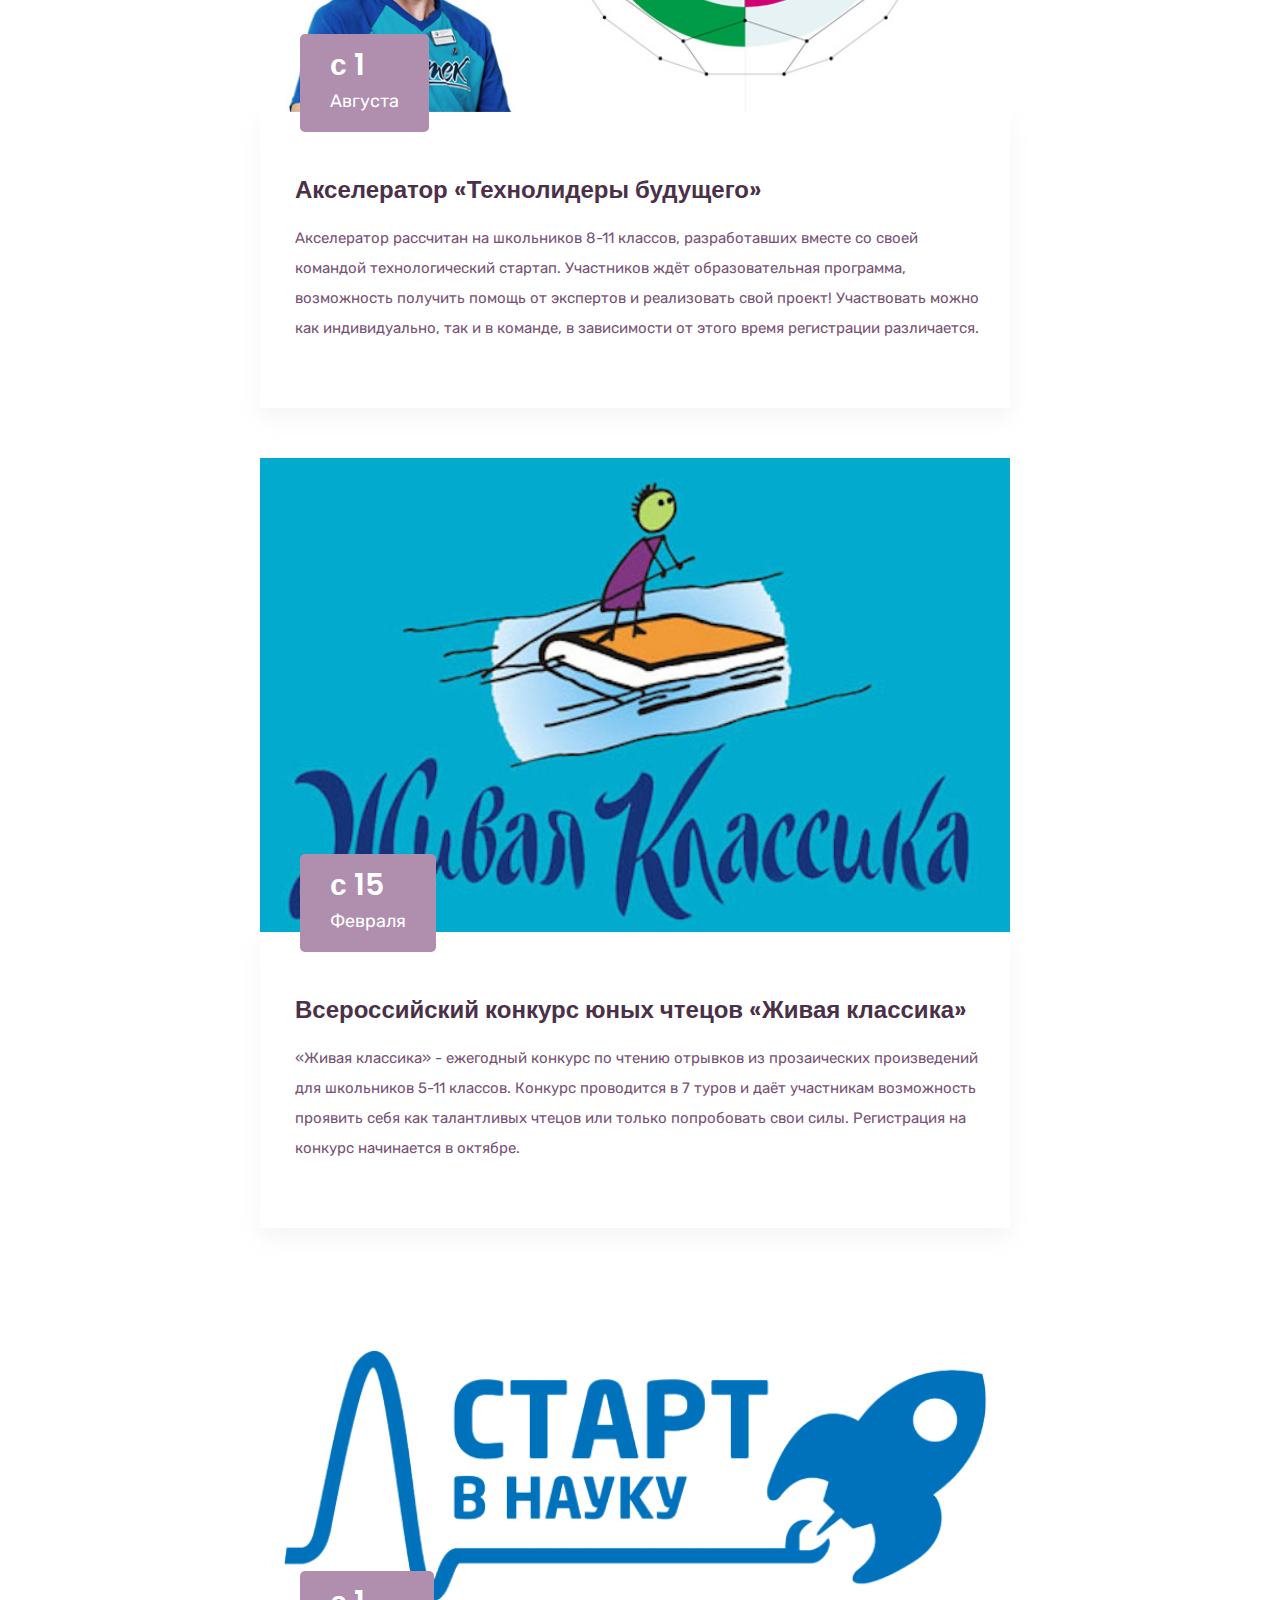
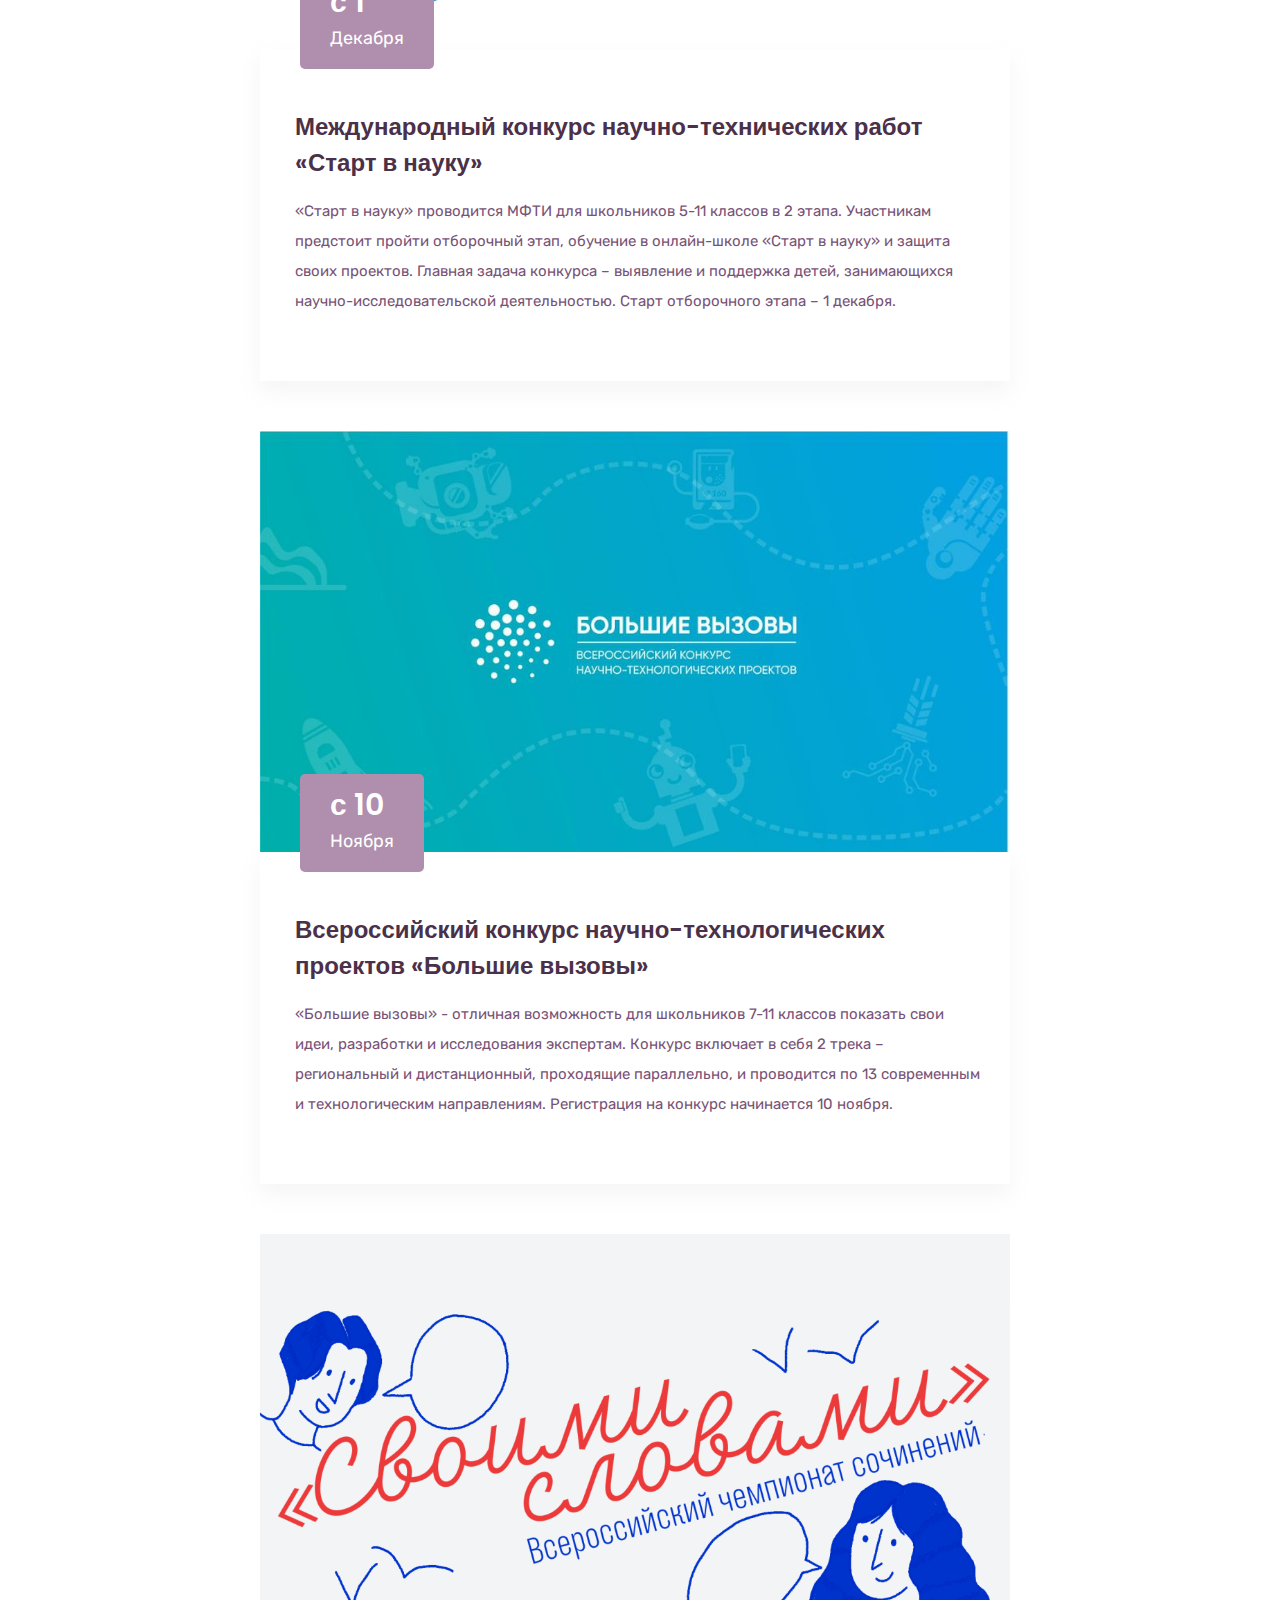
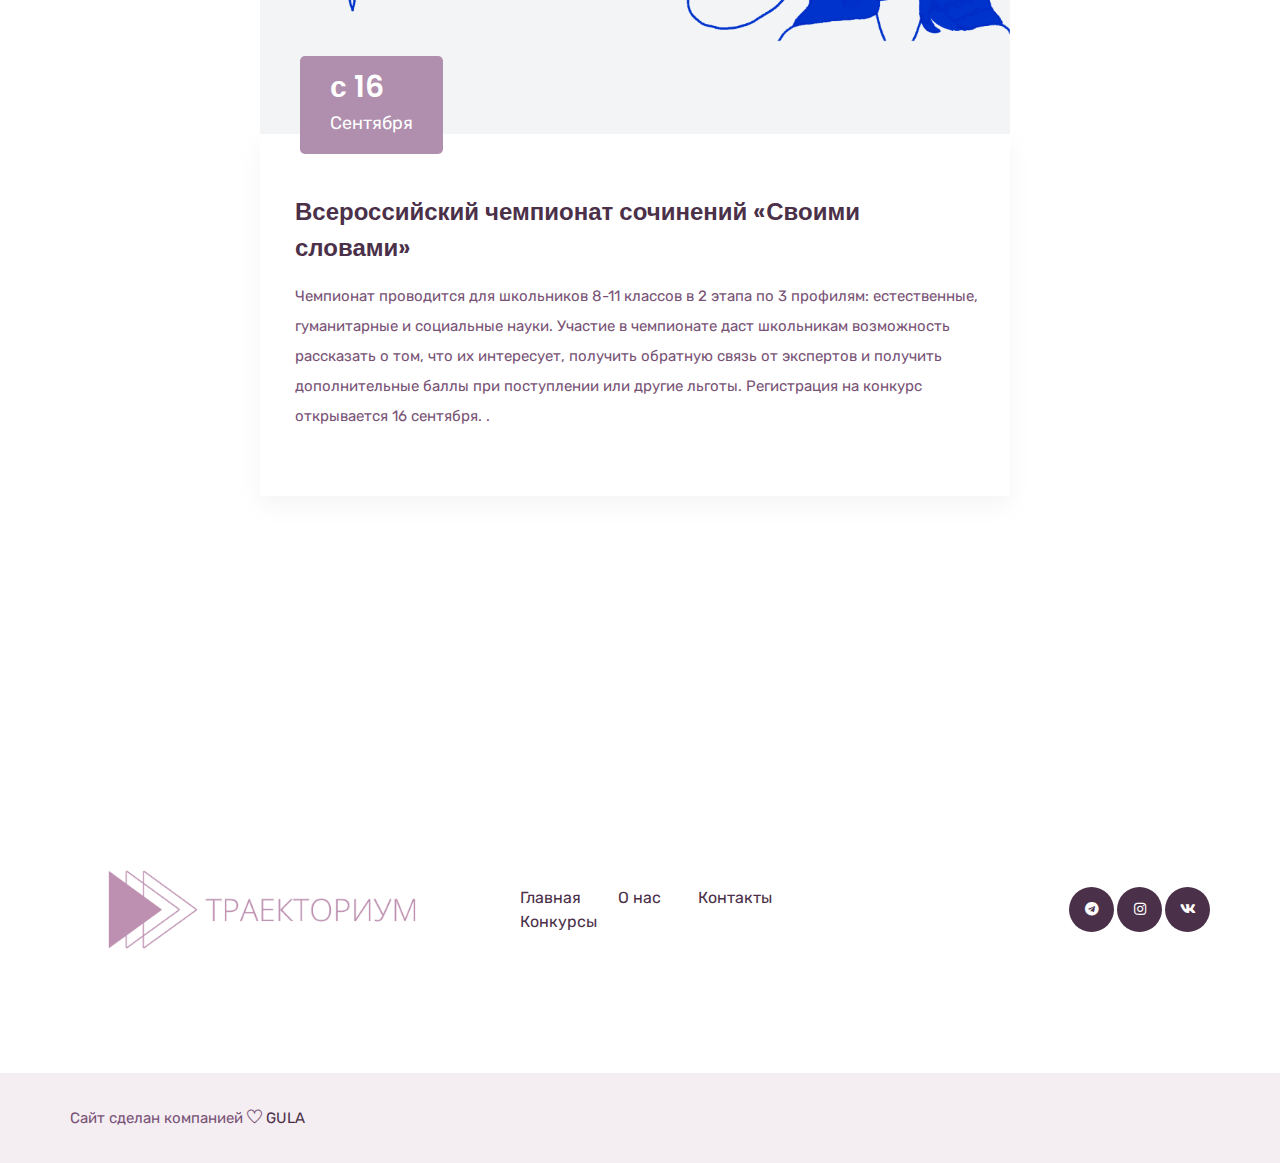
<file: blog.html>
<!doctype html>
<html lang="zxx">

<head>
    <!-- Required meta tags -->
    <meta charset="utf-8">
    <meta name="viewport" content="width=device-width, initial-scale=1, shrink-to-fit=no">
    <title>Траекториум</title>
    <link rel="icon" href="img/favicon.png">
    <!-- Bootstrap CSS -->
    <link rel="stylesheet" href="css/bootstrap.min.css">
    <!-- animate CSS -->
    <link rel="stylesheet" href="css/animate.css">
    <!-- owl carousel CSS -->
    <link rel="stylesheet" href="css/owl.carousel.min.css">
    <!-- font awesome CSS -->
    <link rel="stylesheet" href="css/all.css">
    <!-- flaticon CSS -->
    <link rel="stylesheet" href="css/flaticon.css">
    <link rel="stylesheet" href="css/themify-icons.css">
    <!-- font awesome CSS -->
    <link rel="stylesheet" href="css/magnific-popup.css">
    <!-- swiper CSS -->
    <link rel="stylesheet" href="css/slick.css">
    <!-- style CSS -->
    <link rel="stylesheet" href="css/style.css">
</head>

<body>
    <!--::header part start::-->
    <header class="main_menu home_menu">
        <div class="container">
            <div class="row align-items-center justify-content-center">
                <div class="col-lg-12">
                    <nav class="navbar navbar-expand-lg navbar-light">
                        <a class="navbar-brand" href="index.html"> <img src="img/logo.png" alt="logo"> </a>
                        <button class="navbar-toggler" type="button" data-toggle="collapse"
                            data-target="#navbarSupportedContent" aria-controls="navbarSupportedContent"
                            aria-expanded="false" aria-label="Toggle navigation">
                            <span class="menu_icon"><i class="fas fa-bars"></i></span>
                        </button>

                        <div class="collapse navbar-collapse main-menu-item" id="navbarSupportedContent">
                            <ul class="navbar-nav">
                                <li class="nav-item">
                                    <a class="nav-link" href="index.html">Главная</a>
                                </li>
                                <li class="nav-item">
                                    <a class="nav-link" href="about.html">О нас</a>
                                </li>
                                <li class="nav-item">
                                    <a class="nav-link" href="blog.html">Конкурсы</a>
                                </li>
                                
                                <li class="nav-item">
                                    <a class="nav-link" href="contact.html">Контакты</a>
                                </li>
                            </ul>
                        </div>
                    </nav>
                </div>
            </div>
        </div>
        <div class="search_input" id="search_input_box">
            <div class="container ">
                <form class="d-flex justify-content-between search-inner">
                    <input type="text" class="form-control" id="search_input" placeholder="Search Here">
                    <button type="submit" class="btn"></button>
                    <span class="ti-close" id="close_search" title="Close Search"></span>
                </form>
            </div>
        </div>
    </header>
    <!-- Header part end-->

    <!-- breadcrumb part start-->
    <section class="breadcrumb_part">
        <div class="container">
            <div class="row">
                <div class="col-lg-12">
                    <div class="breadcrumb_iner">
                        <h2>Внешкольная деятельность</h2>
                    </div>
                </div>
            </div>
        </div>
    </section>
    <!-- breadcrumb part end-->

    <!--================Blog Area =================-->
    <section class="blog_area section_padding">
        <div class="container">
            <div class="row">
                <div class="col-lg-8 mb-5 mb-lg-0">
                    <div class="blog_left_sidebar">
                        <article class="blog_item">
                            <div class="blog_item_img">
                                <img class="card-img rounded-0" src="img/blog/single_blog_1.png" alt="">
                                <a href="#" class="blog_item_date">
                                    <h3>С 13</h3>
                                    <p>сентября</p>
                                </a>
                            </div>

                            <div class="blog_details">
                                <a class="d-inline-block" href="single-blog.html">
                                    <h2>Всероссийская олимпиада школьников</h2>
                                </a>
                                <p>Проводится в 4 этапа для школьников 4-11 классов по 24 предметам: основные предметы школьной программы, иностранные языки, право, экономика, экология. Школьный этап олимпиады начинается в сентябре.</p>
                            </div>
                        </article>

                        <article class="blog_item">
                            <div class="blog_item_img">
                                <img class="card-img rounded-0" src="img/blog/single_blog_2.png" alt="">
                                <a href="#" class="blog_item_date">
                                    <h3>С 12</h3>
                                    <p>февраля</p>
                                </a>
                            </div>

                            <div class="blog_details">
                                <a class="d-inline-block" href="single-blog.html">
                                    <h2>Олимпиада «Физтех»</h2>
                                </a>
                                <p>Проводится Московским Физико-техническим институтом в 2 этапа (онлайн и заключительный очный этап) для школьников 8-11 классов по 3 предметам: математика, физика, биология. Учащиеся 5-7 классов могут попробовать свои силы в решении задач 8 класса. Регистрация на онлайн этап начинается в октябре.</p>
                            </div>
                        </article>

                        <article class="blog_item">
                            <div class="blog_item_img">
                                <img class="card-img rounded-0" src="img/blog/single_blog_3.png" alt="">
                                <a href="#" class="blog_item_date">
                                    <h3>с 3</h3>
                                    <p>Октября</p>
                                </a>
                            </div>

                            <div class="blog_details">
                                <a class="d-inline-block" href="single-blog.html">
                                    <h2>Олимпиада «Высшая проба» </h2>
                                </a>
                                <p>Проводится Высшей школой экономики в 2 этапа (онлайн и заключительный очный этап) для школьников 7-11 классов по 27 профилям, начиная от основных предметов школьной программы, заканчивая дизайном, основами бизнеса, востоковедением и психологией. Регистрация на онлайн этап начинается в октябре.</p>
                            </div>
                        </article>

                        <article class="blog_item">
                            <div class="blog_item_img">
                                <img class="card-img rounded-0" src="img/blog/single_blog_4.png" alt="">
                                <a href="#" class="blog_item_date">
                                    <h3>с 13</h3>
                                    <p>Февраля</p>
                                </a>
                            </div>

                            <div class="blog_details">
                                <a class="d-inline-block" href="single-blog.html">
                                    <h2>Олимпиада «Росатом» </h2>
                                </a>
                                <p>Проводится НИЯУ МИФИ в 2 этапа (онлайн и заключительный очный этап) для школьников 7-11 классов по 2 предметам: математика и физика. Поучаствовать в отборе можно несколько раз, при этом учтён будет лучший. </p>
                            </div>
                        </article>

                        <article class="blog_item">
                            <div class="blog_item_img">
                                <img class="card-img rounded-0" src="img/blog/single_blog_5.png" alt="">
                                <a href="#" class="blog_item_date">
                                    <h3>с 20</h3>
                                    <p>Октября</p>
                                </a>
                            </div>

                            <div class="blog_details">
                                <a class="d-inline-block" href="single-blog.html">
                                    <h2>Олимпиада СПбГУ</h2>
                                </a>
                                <p>Проводится Санкт-Петербургским государственным университетом в 2 этапа (онлайн и заключительный очный этап) для школьников 5-11 классов по 19 направлениям: основные предметы школьной программы, инженерные системы, медицина, технопредпринимательство, современный менеджер, журналистика. Регистрация на онлайн этап начинается ближе к концу октября.</p>
                            </div>
                        </article>

                        <article class="blog_item">
                            <div class="blog_item_img">
                                <img class="card-img rounded-0" src="img/blog/single_blog_6.png" alt="">
                                <a href="#" class="blog_item_date">
                                    <h3>с 3</h3>
                                    <p>Октября</p>
                                </a>
                            </div>

                            <div class="blog_details">
                                <a class="d-inline-block" href="single-blog.html">
                                    <h2>Олимпиада УрФУ для школьников «Изумруд» </h2>
                                </a>
                                <p>Проводится Уральским федеральным университетом в 2 этапа (онлайн тестирование и заключительный очный этап) для школьников 8-11 классов по 8 предметам: информатика, русский язык, математика, химия, физика, история, обществознание, филология. Регистрация на онлайн этап начинается в октябре.</p>
                            </div>
                        </article>

                        <article class="blog_item">
                            <div class="blog_item_img">
                                <img class="card-img rounded-0" src="img/blog/single_blog_7.png" alt="">
                                <a href="#" class="blog_item_date">
                                    <h3>с 6</h3>
                                    <p>сентября</p>
                                </a>
                            </div>

                            <div class="blog_details">
                                <a class="d-inline-block" href="single-blog.html">
                                    <h2>Национальная технологическая олимпиада</h2>
                                </a>
                                <p>Проводится для школьников 5-11 классов и студентов колледжей, бакалавриата и специалитета в формате командных соревнований. Участники решают задачи, поставленные технологическими компаниями, по множеству разных профилей: искусственный интеллект, медицина и другие.</p>
                            </div>
                        </article>

                        <article class="blog_item">
                            <div class="blog_item_img">
                                <img class="card-img rounded-0" src="img/blog/single_blog_8.jpg" alt="">
                                <a href="#" class="blog_item_date">
                                    <h3>с 15</h3>
                                    <p>Декабря</p>
                                </a>
                            </div>

                            <div class="blog_details">
                                <a class="d-inline-block" href="single-blog.html">
                                    <h2>Московская олимпиада школьников</h2>
                                </a>
                                <p>Проводится Санкт-Петербургским государственным университетом в 2 этапа (онлайн и заключительный очный этап) для школьников 5-11 классов по 19 направлениям: основные предметы школьной программы, инженерные системы, медицина, технопредпринимательство, современный менеджер, журналистика. Регистрация на онлайн этап начинается ближе к концу октября.</p>
                            </div>
                        </article>

                        <article class="blog_item">
                            <div class="blog_item_img">
                                <img class="card-img rounded-0" src="img/blog/single_blog_9.png" alt="">
                                <a href="#" class="blog_item_date">
                                    <h3>с 3</h3>
                                    <p>Марта</p>
                                </a>
                            </div>

                            <div class="blog_details">
                                <a class="d-inline-block" href="single-blog.html">
                                    <h2>Олимпиада школьников «Ломоносов»</h2>
                                </a>
                                <p>Проводится Московским государственным университетом в 2 этапа (онлайн и заключительный очный этап) для школьников 5-11 классов по 29 профилям: предметы школьной программы, иностранные языки, генетика, геология, журналистика, инженерные науки, космонавтика, международные отношения и другие. Регистрация на онлайн этап начинается в октябре.</p>
                            </div>
                        </article>

                        <article class="blog_item">
                            <div class="blog_item_img">
                                <img class="card-img rounded-0" src="img/blog/single_blog_10.jpg" alt="">
                                <a href="#" class="blog_item_date">
                                    <h3>с 6</h3>
                                    <p>Октября</p>
                                </a>
                            </div>

                            <div class="blog_details">
                                <a class="d-inline-block" href="single-blog.html">
                                    <h2>Олимпиада «Innopolis Open»</h2>
                                </a>
                                <p>Проводится Университетом Иннополис в 2 этапа (онлайн и заключительный очный этап) по 6 направлениям: математика, информатика, информационная безопасность, искусственный интеллект, робототехника и финтех. При этом первый этап состоит из двух туров. Принять участие можно сразу в обоих – тогда зачтётся лучший результат. Первые отборочные туры пройдут 6, 23, 30 октября в зависимости от предмета. По направлению информационная безопасность отборочные туры пройдут 27-28 ноября (индивидуальный тур) и 29-30 ноября (командный тур).</p>
                            </div>
                        </article>

                        <article class="blog_item">
                            <div class="blog_item_img">
                                <img class="card-img rounded-0" src="img/blog/single_blog_11.jpg" alt="">
                                <a href="#" class="blog_item_date">
                                    <h3>с 28</h3>
                                    <p>Марта</p>
                                </a>
                            </div>

                            <div class="blog_details">
                                <a class="d-inline-block" href="single-blog.html">
                                    <h2>Всероссийский детский конкурс «Большая Перемена»</h2>
                                </a>
                                <p>Уникальный конкурс для школьников 5-10 классов и студентов СПО, состоящий из 12 вызовов с абсолютно разной тематикой! Проводится в 4 этапа: Знакомство, Командная гонка (онлайн этапы), очные полуфинал и финал. В рамках конкурса участникам предстоит решать самые разные кейсы,, работать в команде и проявить все свои сильные стороны! 
                                    Регистрация на конкурс начинается в марте.
                                    </p>
                            </div>
                        </article>
            
                        <article class="blog_item">
                            <div class="blog_item_img">
                                <img class="card-img rounded-0" src="img/blog/single_blog_12.jpg" alt="">
                                <a href="#" class="blog_item_date">
                                    <h3>до 28</h3>
                                    <p>января</p>
                                </a>
                            </div>

                            <div class="blog_details">
                                <a class="d-inline-block" href="single-blog.html">
                                    <h2>Конкурс исследовательских работ «Высший пилотаж»</h2>
                                </a>
                                <p>«Высший пилотаж» рассчитан на учащихся 8-11 классов, делающих первые шаги в науке и проектной деятельности. В рамках конкурса участников ждут 2 этапа: отборочный и заключительный, на котором предстоит защищать свою работу. В конкурсе есть региональный и дистанционный треки, а исследовательские работы принимаются по 25 направлениям! Регистрация на конкурс и загрузка работ начинается в октябре.</p>
                            </div>
                        </article>
            
                        <article class="blog_item">
                            <div class="blog_item_img">
                                <img class="card-img rounded-0" src="img/blog/single_blog_13.jpg" alt="">
                                <a href="#" class="blog_item_date">
                                    <h3>с 1</h3>
                                    <p>Ноября</p>
                                </a>
                            </div>

                            <div class="blog_details">
                                <a class="d-inline-block" href="single-blog.html">
                                    <h2>Грантовые конкурсы от Росмолодёжи</h2>
                                </a>
                                <p>Ежегодно Росмолодёжь проводит множество грантовых конкурсов с разными условиями участия и суммами грантов, среди которых каждый человек, желающий развить свой социальный проект, найдёт подходящий! Участие в грантовом конкурсе – отличная возможность найти не только средства для реализации, но и получить оценку своего проекта и усовершенствовать его! 
                                    Все конкурсы и информацию о них можно найти на сайте Росмолодёжи.
                                    </p>
                            </div>
                        </article>
            
                        <article class="blog_item">
                            <div class="blog_item_img">
                                <img class="card-img rounded-0" src="img/blog/single_blog_14.jpg" alt="">
                                <a href="#" class="blog_item_date">
                                    <h3>с 1</h3>
                                    <p>Августа</p>
                                </a>
                            </div>

                            <div class="blog_details">
                                <a class="d-inline-block" href="single-blog.html">
                                    <h2>Акселератор «Технолидеры будущего»</h2>
                                </a>
                                <p>Акселератор рассчитан на школьников 8-11 классов, разработавших вместе со своей командой технологический стартап. Участников ждёт образовательная программа, возможность получить помощь от экспертов и реализовать свой проект! Участвовать можно как индивидуально, так и в команде, в зависимости от этого время регистрации различается.</p>
                            </div>
                        </article>
                
                        <article class="blog_item">
                            <div class="blog_item_img">
                                <img class="card-img rounded-0" src="img/blog/single_blog_15.jpg" alt="">
                                <a href="#" class="blog_item_date">
                                    <h3>с 15</h3>
                                    <p>Февраля</p>
                                </a>
                            </div>

                            <div class="blog_details">
                                <a class="d-inline-block" href="single-blog.html">
                                    <h2>Всероссийский конкурс юных чтецов «Живая классика»</h2>
                                </a>
                                <p>«Живая классика» - ежегодный конкурс по чтению отрывков из прозаических произведений для школьников 5-11 классов. Конкурс проводится в 7 туров и даёт участникам возможность проявить себя как талантливых чтецов или только попробовать свои силы. 
                                    Регистрация на конкурс начинается в октябре.
                                    </p>
                            </div>
                        </article>
            
                        <article class="blog_item">
                            <div class="blog_item_img">
                                <img class="card-img rounded-0" src="img/blog/single_blog_16.png" alt="">
                                <a href="#" class="blog_item_date">
                                    <h3>с 1</h3>
                                    <p>Декабря</p>
                                </a>
                            </div>

                            <div class="blog_details">
                                <a class="d-inline-block" href="single-blog.html">
                                    <h2>Международный конкурс научно-технических работ «Старт в науку»</h2>
                                </a>
                                <p>«Старт в науку» проводится МФТИ для школьников 5-11 классов в 2 этапа. Участникам предстоит пройти отборочный этап, обучение в онлайн-школе «Старт в науку» и защита своих проектов. Главная задача конкурса – выявление и поддержка детей, занимающихся научно-исследовательской деятельностью.
                                    Старт отборочного этапа – 1 декабря.
                                    </p>
                            </div>
                        </article>
            
                        <article class="blog_item">
                            <div class="blog_item_img">
                                <img class="card-img rounded-0" src="img/blog/single_blog_17.jpg" alt="">
                                <a href="#" class="blog_item_date">
                                    <h3>с 10</h3>
                                    <p>Ноября</p>
                                </a>
                            </div>

                            <div class="blog_details">
                                <a class="d-inline-block" href="single-blog.html">
                                    <h2>Всероссийский конкурс научно-технологических проектов «Большие вызовы»</h2>
                                </a>
                                <p>«Большие вызовы» - отличная возможность для школьников 7-11 классов показать свои идеи, разработки и исследования экспертам. Конкурс включает в себя 2 трека – региональный и дистанционный, проходящие параллельно, и проводится по 13 современным и технологическим направлениям.
                                    Регистрация на конкурс начинается 10 ноября.
                                    </p>
                            </div>
                        </article>
            
                        <article class="blog_item">
                            <div class="blog_item_img">
                                <img class="card-img rounded-0" src="img/blog/single_blog_18.png" alt="">
                                <a href="#" class="blog_item_date">
                                    <h3>с 16</h3>
                                    <p>Cентября</p>
                                </a>
                            </div>

                            <div class="blog_details">
                                <a class="d-inline-block" href="single-blog.html">
                                    <h2>Всероссийский чемпионат сочинений «Своими словами»</h2>
                                </a>
                                <p>Чемпионат проводится для школьников 8-11 классов в 2 этапа по 3 профилям: естественные, гуманитарные и социальные науки. Участие в чемпионате даст школьникам возможность рассказать о том, что их интересует, получить обратную связь от экспертов и получить дополнительные баллы при поступлении или другие льготы. 
                                    Регистрация на конкурс открывается 16 сентября.
                                    .</p>
                            </div>
                        </article>

                    </div>
                </div>
            </div>
        </div>
    </section>
    <!--================Blog Area =================-->

    <!--::footer_part start::-->
     <!--::footer_part start::-->
  <footer class="footer_part">
    <div class="footer_iner">
        <div class="container">
            <div class="row justify-content-between align-items-center">
                <div class="col-lg-8">
                    <div class="footer_menu">
                        <div class="footer_logo">
                            <a href="index.html"><img src="img/logo.png" alt="#"></a>
                        </div>
                        <div class="footer_menu_item">
                            <a href="index.html">Главная</a>
                            <a href="about.html">О нас</a>
                            <a href="contact.html">Контакты</a>
                            <a href="blog.html">Конкурсы</a>
                        </div>
                    </div>
                </div>
                <div class="col-lg-4">
                    <div class="social_icon">
                        <a href="https://t.me/trajectorium"><i class="fab fa-telegram"></i></a>
                        <a href="#"><i class="fab fa-instagram"></i></a>
                        <a href="https://vk.com/trajectorium"><i class="fab fa-vk"></i></a>
                    </div>
                </div>
            </div>
        </div>
    </div>
    
    <div class="copyright_part">
        <div class="container">
            <div class="row ">
                <div class="col-lg-12">
                    <div class="copyright_text">
                        <P><!-- Link back to Colorlib can't be removed. Template is licensed under CC BY 3.0. --> Сайт сделан компанией <i class="ti-heart" aria-hidden="true"></i> <a href="https://vk.com/gula_co" target="_blank">GULA</a>
<!-- Link back to Colorlib can't be removed. Template is licensed under CC BY 3.0. --></P>
                    </div>
                </div>
            </div>
        </div>
    </div>
</footer>
<!--::footer_part end::-->

<!-- jquery plugins here-->
<script src="js/jquery-1.12.1.min.js"></script>
<!-- popper js -->
<script src="js/popper.min.js"></script>
<!-- bootstrap js -->
<script src="js/bootstrap.min.js"></script>
<!-- magnific popup js -->
<script src="js/jquery.magnific-popup.js"></script>
<!-- carousel js -->
<script src="js/owl.carousel.min.js"></script>
<script src="js/jquery.nice-select.min.js"></script>
<!-- slick js -->
<script src="js/slick.min.js"></script>
<script src="js/jquery.counterup.min.js"></script>
<script src="js/waypoints.min.js"></script>
<script src="js/contact.js"></script>
<script src="js/jquery.ajaxchimp.min.js"></script>
<script src="js/jquery.form.js"></script>
<script src="js/jquery.validate.min.js"></script>
<script src="js/mail-script.js"></script>
<!-- custom js -->
<script src="js/custom.js"></script>
</body>

</html>
</file>
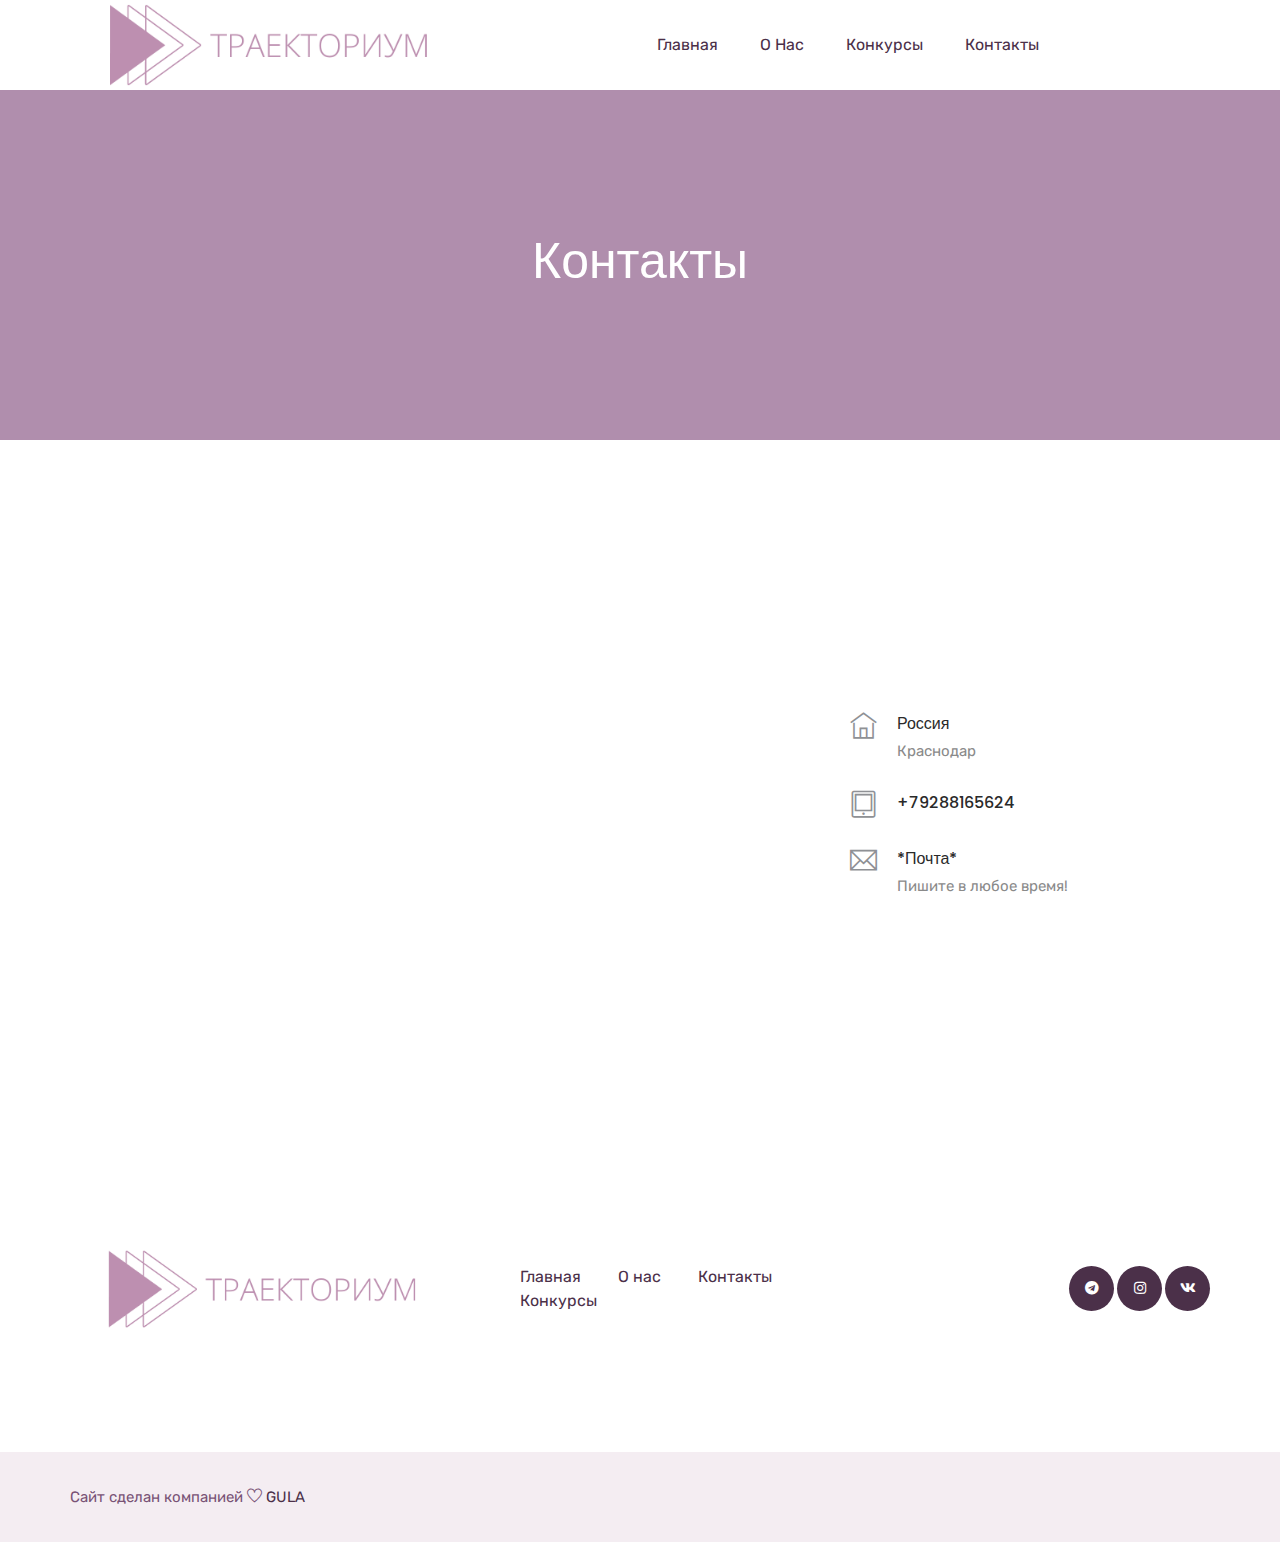
<file: contact.html>
<!doctype html>
<html lang="zxx">

<head>
    <!-- Required meta tags -->
    <meta charset="utf-8">
    <meta name="viewport" content="width=device-width, initial-scale=1, shrink-to-fit=no">
    <title>Траекториум</title>
    <link rel="icon" href="img/favicon.png">
    <!-- Bootstrap CSS -->
    <link rel="stylesheet" href="css/bootstrap.min.css">
    <!-- animate CSS -->
    <link rel="stylesheet" href="css/animate.css">
    <!-- owl carousel CSS -->
    <link rel="stylesheet" href="css/owl.carousel.min.css">
    <!-- font awesome CSS -->
    <link rel="stylesheet" href="css/all.css">
    <!-- flaticon CSS -->
    <link rel="stylesheet" href="css/flaticon.css">
    <link rel="stylesheet" href="css/themify-icons.css">
    <!-- font awesome CSS -->
    <link rel="stylesheet" href="css/magnific-popup.css">
    <!-- swiper CSS -->
    <link rel="stylesheet" href="css/slick.css">
    <!-- style CSS -->
    <link rel="stylesheet" href="css/style.css">
</head>

<body>
    <!--::header part start::-->
    <header class="main_menu home_menu">
        <div class="container">
            <div class="row align-items-center justify-content-center">
                <div class="col-lg-12">
                    <nav class="navbar navbar-expand-lg navbar-light">
                        <a class="navbar-brand" href="index.html"> <img src="img/logo.png" alt="logo"> </a>
                        <button class="navbar-toggler" type="button" data-toggle="collapse"
                            data-target="#navbarSupportedContent" aria-controls="navbarSupportedContent"
                            aria-expanded="false" aria-label="Toggle navigation">
                            <span class="menu_icon"><i class="fas fa-bars"></i></span>
                        </button>

                        <div class="collapse navbar-collapse main-menu-item" id="navbarSupportedContent">
                            <ul class="navbar-nav">
                                <li class="nav-item">
                                    <a class="nav-link" href="index.html">Главная</a>
                                </li>
                                <li class="nav-item">
                                    <a class="nav-link" href="about.html">О нас</a>
                                </li>
                                <li class="nav-item">
                                  <a class="nav-link" href="blog.html">Конкурсы</a>
                              </li>
                                <li class="nav-item">
                                    <a class="nav-link" href="contact.html">Контакты</a>
                                </li>
                            </ul>
                        </div>

                    </nav>
                </div>
            </div>
        </div>
    </header>
    <!-- Header part end-->

    <!-- breadcrumb part start-->
    <section class="breadcrumb_part">
        <div class="container">
            <div class="row">
                <div class="col-lg-12">
                    <div class="breadcrumb_iner">
                        <h2>Контакты</h2>
                    </div>
                </div>
            </div>
        </div>
    </section>
    <!-- breadcrumb part end-->

  <!-- ================ contact section start ================= -->
  <section class="contact-section section_padding">
    <div class="container">
      <div class="d-none d-sm-block mb-5 pb-4">
        <div id="map"></div>
        <script>
          let map_container = document.getElementById('map_container');
          let options_map = {
              once: true,//запуск один раз, и удаление наблюдателя сразу
              passive: true,
              capture: true
          };
          map_container.addEventListener('click', start_lazy_map, options_map);
          map_container.addEventListener('mouseover', start_lazy_map, options_map);
          map_container.addEventListener('touchstart', start_lazy_map, options_map);
          map_container.addEventListener('touchmove', start_lazy_map, options_map);
      
          let map_loaded = false;
          function start_lazy_map() {
              if (!map_loaded) {
                  let map_block = document.getElementById('ymap_lazy');
                  map_loaded = true;
                  map_block.setAttribute('src', map_block.getAttribute('data-src'));
                  map_block.removeAttribute('data_src');
                  console.log('YMAP LOADED');
              }
          }
      </script>
<script type="text/javascript" charset="utf-8" async src="https://api-maps.yandex.ru/services/constructor/1.0/js/?um=constructor%3A8cacb08ffdef83fa07839b18cf6f03af33ba106c203ee5bddb6a647c6a1ccedf&amp;width=1050&amp;height=400&amp;lang=ru_RU&amp;scroll=true"></script>
      <div id="map_container" class="map container-fluid">
        <script id="ymap_lazy" async="" data-src="https://api-maps.yandex.ru/services/constructor/1.0/js/?um=constructor%3A1ad4887964fc2e0a6f07c6246ffe638b138f8baacc8983f9a6a0f401a02e833a&width=1280&height=400&lang=ru_RU&scroll=true"></script>
      </div>
      
      </div>


      <div class="row">
        <div class="col-lg-8">

        </div>
        <div class="col-lg-4">
          <div class="media contact-info">
            <span class="contact-info__icon"><i class="ti-home"></i></span>
            <div class="media-body">
              <h3>Россия</h3>
              <p>Краснодар</p>
            </div>
          </div>
          <div class="media contact-info">
            <span class="contact-info__icon"><i class="ti-tablet"></i></span>
            <div class="media-body">
              <h3>+79288165624</h3>
            </div>
          </div>
          <div class="media contact-info">
            <span class="contact-info__icon"><i class="ti-email"></i></span>
            <div class="media-body">
              <h3>*Почта*</h3>
              <p>Пишите в любое время!</p>
            </div>
          </div>
        </div>
      </div>
    </div>
  </section>
  <!-- ================ contact section end ================= -->

  <!--::footer_part start::-->
  <footer class="footer_part">
    <div class="footer_iner">
        <div class="container">
            <div class="row justify-content-between align-items-center">
                <div class="col-lg-8">
                    <div class="footer_menu">
                        <div class="footer_logo">
                            <a href="index.html"><img src="img/logo.png" alt="#"></a>
                        </div>
                        <div class="footer_menu_item">
                            <a href="index.html">Главная</a>
                            <a href="about.html">О нас</a>
                            <a href="contact.html">Контакты</a>
                            <a href="blog.html">Конкурсы</a>
                        </div>
                    </div>
                </div>
                <div class="col-lg-4">
                    <div class="social_icon">
                        <a href="https://t.me/trajectorium"><i class="fab fa-telegram"></i></a>
                        <a href="#"><i class="fab fa-instagram"></i></a>
                        <a href="https://vk.com/trajectorium"><i class="fab fa-vk"></i></a>
                    </div>
                </div>
            </div>
        </div>
    </div>
    
    <div class="copyright_part">
        <div class="container">
            <div class="row ">
                <div class="col-lg-12">
                    <div class="copyright_text">
                        <P><!-- Link back to Colorlib can't be removed. Template is licensed under CC BY 3.0. --> Сайт сделан компанией <i class="ti-heart" aria-hidden="true"></i> <a href="https://vk.com/gula_co" target="_blank">GULA</a>
<!-- Link back to Colorlib can't be removed. Template is licensed under CC BY 3.0. --></P>
                    </div>
                </div>
            </div>
        </div>
    </div>
</footer>
<!--::footer_part end::-->

<!-- jquery plugins here-->
<script src="js/jquery-1.12.1.min.js"></script>
<!-- popper js -->
<script src="js/popper.min.js"></script>
<!-- bootstrap js -->
<script src="js/bootstrap.min.js"></script>
<!-- magnific popup js -->
<script src="js/jquery.magnific-popup.js"></script>
<!-- carousel js -->
<script src="js/owl.carousel.min.js"></script>
<script src="js/jquery.nice-select.min.js"></script>
<!-- slick js -->
<script src="js/slick.min.js"></script>
<script src="js/jquery.counterup.min.js"></script>
<script src="js/waypoints.min.js"></script>
<script src="js/contact.js"></script>
<script src="js/jquery.ajaxchimp.min.js"></script>
<script src="js/jquery.form.js"></script>
<script src="js/jquery.validate.min.js"></script>
<script src="js/mail-script.js"></script>
<!-- custom js -->
<script src="js/custom.js"></script>
</body>

</html>
</file>
<file: css/flaticon.css>
/*
  	Flaticon icon font: Flaticon
  	Creation date: 30/12/2019 07:11
  	*/

@font-face {
  font-family: "Flaticon";
  src: url("../fonts/Flaticon.eot");
  src: url("../fonts/Flaticon.eot?#iefix") format("embedded-opentype"),
       url("../fonts/Flaticon.woff2") format("woff2"),
       url("../fonts/Flaticon.woff") format("woff"),
       url("../fonts/Flaticon.ttf") format("truetype"),
       url("../fonts/Flaticon.svg#Flaticon") format("svg");
  font-weight: normal;
  font-style: normal;
}

@media screen and (-webkit-min-device-pixel-ratio:0) {
  @font-face {
    font-family: "Flaticon";
    src: url("./Flaticon.svg#Flaticon") format("svg");
  }
}

[class^="flaticon-"]:before, [class*=" flaticon-"]:before,
[class^="flaticon-"]:after, [class*=" flaticon-"]:after {   
  font-family: Flaticon;
  font-style: normal;
}

.flaticon-quote:before { content: "\f100"; }
.flaticon-shopping-cart-black-shape:before { content: "\f101"; }
</file>
<file: css/themify-icons.css>
@font-face {
	font-family: 'themify';
	src:url('../fonts/themify.eot?-fvbane');
	src:url('../fonts/themify.eot?#iefix-fvbane') format('embedded-opentype'),
		url('../fonts/themify.woff?-fvbane') format('woff'),
		url('../fonts/themify.ttf?-fvbane') format('truetype'),
		url('../fonts/themify.svg?-fvbane#themify') format('svg');
	font-weight: normal;
	font-style: normal;
}

[class^="ti-"], [class*=" ti-"] {
	font-family: 'themify';
	speak: none;
	font-style: normal;
	font-weight: normal;
	font-variant: normal;
	text-transform: none;
	line-height: 1;

	/* Better Font Rendering =========== */
	-webkit-font-smoothing: antialiased;
	-moz-osx-font-smoothing: grayscale;
}

.ti-wand:before {
	content: "\e600";
}
.ti-volume:before {
	content: "\e601";
}
.ti-user:before {
	content: "\e602";
}
.ti-unlock:before {
	content: "\e603";
}
.ti-unlink:before {
	content: "\e604";
}
.ti-trash:before {
	content: "\e605";
}
.ti-thought:before {
	content: "\e606";
}
.ti-target:before {
	content: "\e607";
}
.ti-tag:before {
	content: "\e608";
}
.ti-tablet:before {
	content: "\e609";
}
.ti-star:before {
	content: "\e60a";
}
.ti-spray:before {
	content: "\e60b";
}
.ti-signal:before {
	content: "\e60c";
}
.ti-shopping-cart:before {
	content: "\e60d";
}
.ti-shopping-cart-full:before {
	content: "\e60e";
}
.ti-settings:before {
	content: "\e60f";
}
.ti-search:before {
	content: "\e610";
}
.ti-zoom-in:before {
	content: "\e611";
}
.ti-zoom-out:before {
	content: "\e612";
}
.ti-cut:before {
	content: "\e613";
}
.ti-ruler:before {
	content: "\e614";
}
.ti-ruler-pencil:before {
	content: "\e615";
}
.ti-ruler-alt:before {
	content: "\e616";
}
.ti-bookmark:before {
	content: "\e617";
}
.ti-bookmark-alt:before {
	content: "\e618";
}
.ti-reload:before {
	content: "\e619";
}
.ti-plus:before {
	content: "\e61a";
}
.ti-pin:before {
	content: "\e61b";
}
.ti-pencil:before {
	content: "\e61c";
}
.ti-pencil-alt:before {
	content: "\e61d";
}
.ti-paint-roller:before {
	content: "\e61e";
}
.ti-paint-bucket:before {
	content: "\e61f";
}
.ti-na:before {
	content: "\e620";
}
.ti-mobile:before {
	content: "\e621";
}
.ti-minus:before {
	content: "\e622";
}
.ti-medall:before {
	content: "\e623";
}
.ti-medall-alt:before {
	content: "\e624";
}
.ti-marker:before {
	content: "\e625";
}
.ti-marker-alt:before {
	content: "\e626";
}
.ti-arrow-up:before {
	content: "\e627";
}
.ti-arrow-right:before {
	content: "\e628";
}
.ti-arrow-left:before {
	content: "\e629";
}
.ti-arrow-down:before {
	content: "\e62a";
}
.ti-lock:before {
	content: "\e62b";
}
.ti-location-arrow:before {
	content: "\e62c";
}
.ti-link:before {
	content: "\e62d";
}
.ti-layout:before {
	content: "\e62e";
}
.ti-layers:before {
	content: "\e62f";
}
.ti-layers-alt:before {
	content: "\e630";
}
.ti-key:before {
	content: "\e631";
}
.ti-import:before {
	content: "\e632";
}
.ti-image:before {
	content: "\e633";
}
.ti-heart:before {
	content: "\e634";
}
.ti-heart-broken:before {
	content: "\e635";
}
.ti-hand-stop:before {
	content: "\e636";
}
.ti-hand-open:before {
	content: "\e637";
}
.ti-hand-drag:before {
	content: "\e638";
}
.ti-folder:before {
	content: "\e639";
}
.ti-flag:before {
	content: "\e63a";
}
.ti-flag-alt:before {
	content: "\e63b";
}
.ti-flag-alt-2:before {
	content: "\e63c";
}
.ti-eye:before {
	content: "\e63d";
}
.ti-export:before {
	content: "\e63e";
}
.ti-exchange-vertical:before {
	content: "\e63f";
}
.ti-desktop:before {
	content: "\e640";
}
.ti-cup:before {
	content: "\e641";
}
.ti-crown:before {
	content: "\e642";
}
.ti-comments:before {
	content: "\e643";
}
.ti-comment:before {
	content: "\e644";
}
.ti-comment-alt:before {
	content: "\e645";
}
.ti-close:before {
	content: "\e646";
}
.ti-clip:before {
	content: "\e647";
}
.ti-angle-up:before {
	content: "\e648";
}
.ti-angle-right:before {
	content: "\e649";
}
.ti-angle-left:before {
	content: "\e64a";
}
.ti-angle-down:before {
	content: "\e64b";
}
.ti-check:before {
	content: "\e64c";
}
.ti-check-box:before {
	content: "\e64d";
}
.ti-camera:before {
	content: "\e64e";
}
.ti-announcement:before {
	content: "\e64f";
}
.ti-brush:before {
	content: "\e650";
}
.ti-briefcase:before {
	content: "\e651";
}
.ti-bolt:before {
	content: "\e652";
}
.ti-bolt-alt:before {
	content: "\e653";
}
.ti-blackboard:before {
	content: "\e654";
}
.ti-bag:before {
	content: "\e655";
}
.ti-move:before {
	content: "\e656";
}
.ti-arrows-vertical:before {
	content: "\e657";
}
.ti-arrows-horizontal:before {
	content: "\e658";
}
.ti-fullscreen:before {
	content: "\e659";
}
.ti-arrow-top-right:before {
	content: "\e65a";
}
.ti-arrow-top-left:before {
	content: "\e65b";
}
.ti-arrow-circle-up:before {
	content: "\e65c";
}
.ti-arrow-circle-right:before {
	content: "\e65d";
}
.ti-arrow-circle-left:before {
	content: "\e65e";
}
.ti-arrow-circle-down:before {
	content: "\e65f";
}
.ti-angle-double-up:before {
	content: "\e660";
}
.ti-angle-double-right:before {
	content: "\e661";
}
.ti-angle-double-left:before {
	content: "\e662";
}
.ti-angle-double-down:before {
	content: "\e663";
}
.ti-zip:before {
	content: "\e664";
}
.ti-world:before {
	content: "\e665";
}
.ti-wheelchair:before {
	content: "\e666";
}
.ti-view-list:before {
	content: "\e667";
}
.ti-view-list-alt:before {
	content: "\e668";
}
.ti-view-grid:before {
	content: "\e669";
}
.ti-uppercase:before {
	content: "\e66a";
}
.ti-upload:before {
	content: "\e66b";
}
.ti-underline:before {
	content: "\e66c";
}
.ti-truck:before {
	content: "\e66d";
}
.ti-timer:before {
	content: "\e66e";
}
.ti-ticket:before {
	content: "\e66f";
}
.ti-thumb-up:before {
	content: "\e670";
}
.ti-thumb-down:before {
	content: "\e671";
}
.ti-text:before {
	content: "\e672";
}
.ti-stats-up:before {
	content: "\e673";
}
.ti-stats-down:before {
	content: "\e674";
}
.ti-split-v:before {
	content: "\e675";
}
.ti-split-h:before {
	content: "\e676";
}
.ti-smallcap:before {
	content: "\e677";
}
.ti-shine:before {
	content: "\e678";
}
.ti-shift-right:before {
	content: "\e679";
}
.ti-shift-left:before {
	content: "\e67a";
}
.ti-shield:before {
	content: "\e67b";
}
.ti-notepad:before {
	content: "\e67c";
}
.ti-server:before {
	content: "\e67d";
}
.ti-quote-right:before {
	content: "\e67e";
}
.ti-quote-left:before {
	content: "\e67f";
}
.ti-pulse:before {
	content: "\e680";
}
.ti-printer:before {
	content: "\e681";
}
.ti-power-off:before {
	content: "\e682";
}
.ti-plug:before {
	content: "\e683";
}
.ti-pie-chart:before {
	content: "\e684";
}
.ti-paragraph:before {
	content: "\e685";
}
.ti-panel:before {
	content: "\e686";
}
.ti-package:before {
	content: "\e687";
}
.ti-music:before {
	content: "\e688";
}
.ti-music-alt:before {
	content: "\e689";
}
.ti-mouse:before {
	content: "\e68a";
}
.ti-mouse-alt:before {
	content: "\e68b";
}
.ti-money:before {
	content: "\e68c";
}
.ti-microphone:before {
	content: "\e68d";
}
.ti-menu:before {
	content: "\e68e";
}
.ti-menu-alt:before {
	content: "\e68f";
}
.ti-map:before {
	content: "\e690";
}
.ti-map-alt:before {
	content: "\e691";
}
.ti-loop:before {
	content: "\e692";
}
.ti-location-pin:before {
	content: "\e693";
}
.ti-list:before {
	content: "\e694";
}
.ti-light-bulb:before {
	content: "\e695";
}
.ti-Italic:before {
	content: "\e696";
}
.ti-info:before {
	content: "\e697";
}
.ti-infinite:before {
	content: "\e698";
}
.ti-id-badge:before {
	content: "\e699";
}
.ti-hummer:before {
	content: "\e69a";
}
.ti-home:before {
	content: "\e69b";
}
.ti-help:before {
	content: "\e69c";
}
.ti-headphone:before {
	content: "\e69d";
}
.ti-harddrives:before {
	content: "\e69e";
}
.ti-harddrive:before {
	content: "\e69f";
}
.ti-gift:before {
	content: "\e6a0";
}
.ti-game:before {
	content: "\e6a1";
}
.ti-filter:before {
	content: "\e6a2";
}
.ti-files:before {
	content: "\e6a3";
}
.ti-file:before {
	content: "\e6a4";
}
.ti-eraser:before {
	content: "\e6a5";
}
.ti-envelope:before {
	content: "\e6a6";
}
.ti-download:before {
	content: "\e6a7";
}
.ti-direction:before {
	content: "\e6a8";
}
.ti-direction-alt:before {
	content: "\e6a9";
}
.ti-dashboard:before {
	content: "\e6aa";
}
.ti-control-stop:before {
	content: "\e6ab";
}
.ti-control-shuffle:before {
	content: "\e6ac";
}
.ti-control-play:before {
	content: "\e6ad";
}
.ti-control-pause:before {
	content: "\e6ae";
}
.ti-control-forward:before {
	content: "\e6af";
}
.ti-control-backward:before {
	content: "\e6b0";
}
.ti-cloud:before {
	content: "\e6b1";
}
.ti-cloud-up:before {
	content: "\e6b2";
}
.ti-cloud-down:before {
	content: "\e6b3";
}
.ti-clipboard:before {
	content: "\e6b4";
}
.ti-car:before {
	content: "\e6b5";
}
.ti-calendar:before {
	content: "\e6b6";
}
.ti-book:before {
	content: "\e6b7";
}
.ti-bell:before {
	content: "\e6b8";
}
.ti-basketball:before {
	content: "\e6b9";
}
.ti-bar-chart:before {
	content: "\e6ba";
}
.ti-bar-chart-alt:before {
	content: "\e6bb";
}
.ti-back-right:before {
	content: "\e6bc";
}
.ti-back-left:before {
	content: "\e6bd";
}
.ti-arrows-corner:before {
	content: "\e6be";
}
.ti-archive:before {
	content: "\e6bf";
}
.ti-anchor:before {
	content: "\e6c0";
}
.ti-align-right:before {
	content: "\e6c1";
}
.ti-align-left:before {
	content: "\e6c2";
}
.ti-align-justify:before {
	content: "\e6c3";
}
.ti-align-center:before {
	content: "\e6c4";
}
.ti-alert:before {
	content: "\e6c5";
}
.ti-alarm-clock:before {
	content: "\e6c6";
}
.ti-agenda:before {
	content: "\e6c7";
}
.ti-write:before {
	content: "\e6c8";
}
.ti-window:before {
	content: "\e6c9";
}
.ti-widgetized:before {
	content: "\e6ca";
}
.ti-widget:before {
	content: "\e6cb";
}
.ti-widget-alt:before {
	content: "\e6cc";
}
.ti-wallet:before {
	content: "\e6cd";
}
.ti-video-clapper:before {
	content: "\e6ce";
}
.ti-video-camera:before {
	content: "\e6cf";
}
.ti-vector:before {
	content: "\e6d0";
}
.ti-themify-logo:before {
	content: "\e6d1";
}
.ti-themify-favicon:before {
	content: "\e6d2";
}
.ti-themify-favicon-alt:before {
	content: "\e6d3";
}
.ti-support:before {
	content: "\e6d4";
}
.ti-stamp:before {
	content: "\e6d5";
}
.ti-split-v-alt:before {
	content: "\e6d6";
}
.ti-slice:before {
	content: "\e6d7";
}
.ti-shortcode:before {
	content: "\e6d8";
}
.ti-shift-right-alt:before {
	content: "\e6d9";
}
.ti-shift-left-alt:before {
	content: "\e6da";
}
.ti-ruler-alt-2:before {
	content: "\e6db";
}
.ti-receipt:before {
	content: "\e6dc";
}
.ti-pin2:before {
	content: "\e6dd";
}
.ti-pin-alt:before {
	content: "\e6de";
}
.ti-pencil-alt2:before {
	content: "\e6df";
}
.ti-palette:before {
	content: "\e6e0";
}
.ti-more:before {
	content: "\e6e1";
}
.ti-more-alt:before {
	content: "\e6e2";
}
.ti-microphone-alt:before {
	content: "\e6e3";
}
.ti-magnet:before {
	content: "\e6e4";
}
.ti-line-double:before {
	content: "\e6e5";
}
.ti-line-dotted:before {
	content: "\e6e6";
}
.ti-line-dashed:before {
	content: "\e6e7";
}
.ti-layout-width-full:before {
	content: "\e6e8";
}
.ti-layout-width-default:before {
	content: "\e6e9";
}
.ti-layout-width-default-alt:before {
	content: "\e6ea";
}
.ti-layout-tab:before {
	content: "\e6eb";
}
.ti-layout-tab-window:before {
	content: "\e6ec";
}
.ti-layout-tab-v:before {
	content: "\e6ed";
}
.ti-layout-tab-min:before {
	content: "\e6ee";
}
.ti-layout-slider:before {
	content: "\e6ef";
}
.ti-layout-slider-alt:before {
	content: "\e6f0";
}
.ti-layout-sidebar-right:before {
	content: "\e6f1";
}
.ti-layout-sidebar-none:before {
	content: "\e6f2";
}
.ti-layout-sidebar-left:before {
	content: "\e6f3";
}
.ti-layout-placeholder:before {
	content: "\e6f4";
}
.ti-layout-menu:before {
	content: "\e6f5";
}
.ti-layout-menu-v:before {
	content: "\e6f6";
}
.ti-layout-menu-separated:before {
	content: "\e6f7";
}
.ti-layout-menu-full:before {
	content: "\e6f8";
}
.ti-layout-media-right-alt:before {
	content: "\e6f9";
}
.ti-layout-media-right:before {
	content: "\e6fa";
}
.ti-layout-media-overlay:before {
	content: "\e6fb";
}
.ti-layout-media-overlay-alt:before {
	content: "\e6fc";
}
.ti-layout-media-overlay-alt-2:before {
	content: "\e6fd";
}
.ti-layout-media-left-alt:before {
	content: "\e6fe";
}
.ti-layout-media-left:before {
	content: "\e6ff";
}
.ti-layout-media-center-alt:before {
	content: "\e700";
}
.ti-layout-media-center:before {
	content: "\e701";
}
.ti-layout-list-thumb:before {
	content: "\e702";
}
.ti-layout-list-thumb-alt:before {
	content: "\e703";
}
.ti-layout-list-post:before {
	content: "\e704";
}
.ti-layout-list-large-image:before {
	content: "\e705";
}
.ti-layout-line-solid:before {
	content: "\e706";
}
.ti-layout-grid4:before {
	content: "\e707";
}
.ti-layout-grid3:before {
	content: "\e708";
}
.ti-layout-grid2:before {
	content: "\e709";
}
.ti-layout-grid2-thumb:before {
	content: "\e70a";
}
.ti-layout-cta-right:before {
	content: "\e70b";
}
.ti-layout-cta-left:before {
	content: "\e70c";
}
.ti-layout-cta-center:before {
	content: "\e70d";
}
.ti-layout-cta-btn-right:before {
	content: "\e70e";
}
.ti-layout-cta-btn-left:before {
	content: "\e70f";
}
.ti-layout-column4:before {
	content: "\e710";
}
.ti-layout-column3:before {
	content: "\e711";
}
.ti-layout-column2:before {
	content: "\e712";
}
.ti-layout-accordion-separated:before {
	content: "\e713";
}
.ti-layout-accordion-merged:before {
	content: "\e714";
}
.ti-layout-accordion-list:before {
	content: "\e715";
}
.ti-ink-pen:before {
	content: "\e716";
}
.ti-info-alt:before {
	content: "\e717";
}
.ti-help-alt:before {
	content: "\e718";
}
.ti-headphone-alt:before {
	content: "\e719";
}
.ti-hand-point-up:before {
	content: "\e71a";
}
.ti-hand-point-right:before {
	content: "\e71b";
}
.ti-hand-point-left:before {
	content: "\e71c";
}
.ti-hand-point-down:before {
	content: "\e71d";
}
.ti-gallery:before {
	content: "\e71e";
}
.ti-face-smile:before {
	content: "\e71f";
}
.ti-face-sad:before {
	content: "\e720";
}
.ti-credit-card:before {
	content: "\e721";
}
.ti-control-skip-forward:before {
	content: "\e722";
}
.ti-control-skip-backward:before {
	content: "\e723";
}
.ti-control-record:before {
	content: "\e724";
}
.ti-control-eject:before {
	content: "\e725";
}
.ti-comments-smiley:before {
	content: "\e726";
}
.ti-brush-alt:before {
	content: "\e727";
}
.ti-youtube:before {
	content: "\e728";
}
.ti-vimeo:before {
	content: "\e729";
}
.ti-twitter:before {
	content: "\e72a";
}
.ti-time:before {
	content: "\e72b";
}
.ti-tumblr:before {
	content: "\e72c";
}
.ti-skype:before {
	content: "\e72d";
}
.ti-share:before {
	content: "\e72e";
}
.ti-share-alt:before {
	content: "\e72f";
}
.ti-rocket:before {
	content: "\e730";
}
.ti-pinterest:before {
	content: "\e731";
}
.ti-new-window:before {
	content: "\e732";
}
.ti-microsoft:before {
	content: "\e733";
}
.ti-list-ol:before {
	content: "\e734";
}
.ti-linkedin:before {
	content: "\e735";
}
.ti-layout-sidebar-2:before {
	content: "\e736";
}
.ti-layout-grid4-alt:before {
	content: "\e737";
}
.ti-layout-grid3-alt:before {
	content: "\e738";
}
.ti-layout-grid2-alt:before {
	content: "\e739";
}
.ti-layout-column4-alt:before {
	content: "\e73a";
}
.ti-layout-column3-alt:before {
	content: "\e73b";
}
.ti-layout-column2-alt:before {
	content: "\e73c";
}
.ti-instagram:before {
	content: "\e73d";
}
.ti-google:before {
	content: "\e73e";
}
.ti-github:before {
	content: "\e73f";
}
.ti-flickr:before {
	content: "\e740";
}
.ti-facebook:before {
	content: "\e741";
}
.ti-dropbox:before {
	content: "\e742";
}
.ti-dribbble:before {
	content: "\e743";
}
.ti-apple:before {
	content: "\e744";
}
.ti-android:before {
	content: "\e745";
}
.ti-save:before {
	content: "\e746";
}
.ti-save-alt:before {
	content: "\e747";
}
.ti-yahoo:before {
	content: "\e748";
}
.ti-wordpress:before {
	content: "\e749";
}
.ti-vimeo-alt:before {
	content: "\e74a";
}
.ti-twitter-alt:before {
	content: "\e74b";
}
.ti-tumblr-alt:before {
	content: "\e74c";
}
.ti-trello:before {
	content: "\e74d";
}
.ti-stack-overflow:before {
	content: "\e74e";
}
.ti-soundcloud:before {
	content: "\e74f";
}
.ti-sharethis:before {
	content: "\e750";
}
.ti-sharethis-alt:before {
	content: "\e751";
}
.ti-reddit:before {
	content: "\e752";
}
.ti-pinterest-alt:before {
	content: "\e753";
}
.ti-microsoft-alt:before {
	content: "\e754";
}
.ti-linux:before {
	content: "\e755";
}
.ti-jsfiddle:before {
	content: "\e756";
}
.ti-joomla:before {
	content: "\e757";
}
.ti-html5:before {
	content: "\e758";
}
.ti-flickr-alt:before {
	content: "\e759";
}
.ti-email:before {
	content: "\e75a";
}
.ti-drupal:before {
	content: "\e75b";
}
.ti-dropbox-alt:before {
	content: "\e75c";
}
.ti-css3:before {
	content: "\e75d";
}
.ti-rss:before {
	content: "\e75e";
}
.ti-rss-alt:before {
	content: "\e75f";
}
</file>
<file: css/style.css>
/*Color Variables*/
/**************** extend css start ****************/
@import url("https://fonts.googleapis.com/css?family=Poppins:300,400,500,600,700|Rubik:300,400,500,700&display=swap");
/* line 2, /Applications/MAMP/htdocs/old/palash/cl/shop_html/sass/_extends.scss */
.form-contact .form-group .btn_1 i {
  background-image: linear-gradient(16deg, #ff005a 0%, #ff5d2d 64%, #ffba00 100%);
}

/* line 10, /Applications/MAMP/htdocs/old/palash/cl/shop_html/sass/_extends.scss */
.form-contact .form-group .btn_1 {
  background-image: linear-gradient(to left, #fff 0%, #fff 51%, #fff 100%);
}

/**************** extend css start ****************/
/**************** common css start ****************/
/* line 4, /Applications/MAMP/htdocs/old/palash/cl/shop_html/sass/_common.scss */
body {
  font-family: "Rubik", sans-serif;
  padding: 0;
  margin: 0;
  font-size: 14px;
}

/* line 10, /Applications/MAMP/htdocs/old/palash/cl/shop_html/sass/_common.scss */
.message_submit_form:focus {
  outline: none;
}

/* line 13, /Applications/MAMP/htdocs/old/palash/cl/shop_html/sass/_common.scss */
input:hover,
input:focus {
  outline: none !important;
}

/* line 17, /Applications/MAMP/htdocs/old/palash/cl/shop_html/sass/_common.scss */
.gray_bg {
  background-color: #f4f4f4;
}

/* line 20, /Applications/MAMP/htdocs/old/palash/cl/shop_html/sass/_common.scss */
.section_padding {
  padding: 200px 0px;
}

@media only screen and (min-width: 992px) and (max-width: 1200px) {
  /* line 20, /Applications/MAMP/htdocs/old/palash/cl/shop_html/sass/_common.scss */
  .section_padding {
    padding: 100px 0px;
  }
}

@media only screen and (min-width: 768px) and (max-width: 991px) {
  /* line 20, /Applications/MAMP/htdocs/old/palash/cl/shop_html/sass/_common.scss */
  .section_padding {
    padding: 70px 0px;
  }
}

@media (max-width: 576px) {
  /* line 20, /Applications/MAMP/htdocs/old/palash/cl/shop_html/sass/_common.scss */
  .img-fluid{
    width: 200px;
    margin-left: 100px;
  }
  .section_padding {
    padding: 70px 0px;
  }
}

@media only screen and (min-width: 576px) and (max-width: 767px) {
  /* line 20, /Applications/MAMP/htdocs/old/palash/cl/shop_html/sass/_common.scss */
  .section_padding {
    padding: 70px 0px;
  }
}

/* line 39, /Applications/MAMP/htdocs/old/palash/cl/shop_html/sass/_common.scss */
.single_padding_top {
  padding-top: 200px !important;
}

@media only screen and (min-width: 992px) and (max-width: 1200px) {
  /* line 39, /Applications/MAMP/htdocs/old/palash/cl/shop_html/sass/_common.scss */
  .single_padding_top {
    padding-top: 70px !important;
  }
}

@media only screen and (min-width: 768px) and (max-width: 991px) {
  /* line 39, /Applications/MAMP/htdocs/old/palash/cl/shop_html/sass/_common.scss */
  .single_padding_top {
    padding-top: 70px !important;
  }
}

@media (max-width: 576px) {
  /* line 39, /Applications/MAMP/htdocs/old/palash/cl/shop_html/sass/_common.scss */
  .single_padding_top {
    padding-top: 70px !important;
  }
}

@media only screen and (min-width: 576px) and (max-width: 767px) {
  /* line 39, /Applications/MAMP/htdocs/old/palash/cl/shop_html/sass/_common.scss */
  .single_padding_top {
    padding-top: 100px !important;
  }
}

/* line 58, /Applications/MAMP/htdocs/old/palash/cl/shop_html/sass/_common.scss */
.padding_top {
  padding-top: 200px;
}

@media only screen and (min-width: 992px) and (max-width: 1200px) {
  /* line 58, /Applications/MAMP/htdocs/old/palash/cl/shop_html/sass/_common.scss */
  .padding_top {
    padding-top: 100px;
  }
}

@media only screen and (min-width: 768px) and (max-width: 991px) {
  /* line 58, /Applications/MAMP/htdocs/old/palash/cl/shop_html/sass/_common.scss */
  .padding_top {
    padding-top: 70px;
  }
}

@media (max-width: 576px) {
  /* line 58, /Applications/MAMP/htdocs/old/palash/cl/shop_html/sass/_common.scss */
  .padding_top {
    padding-top: 70px;
  }
}

@media only screen and (min-width: 576px) and (max-width: 767px) {
  /* line 58, /Applications/MAMP/htdocs/old/palash/cl/shop_html/sass/_common.scss */
  .padding_top {
    padding-top: 70px;
  }
}

/* line 77, /Applications/MAMP/htdocs/old/palash/cl/shop_html/sass/_common.scss */
.padding_bottom {
  padding-bottom: 200px;
}

@media only screen and (min-width: 992px) and (max-width: 1200px) {
  /* line 77, /Applications/MAMP/htdocs/old/palash/cl/shop_html/sass/_common.scss */
  .padding_bottom {
    padding-bottom: 100px;
  }
}

@media only screen and (min-width: 768px) and (max-width: 991px) {
  /* line 77, /Applications/MAMP/htdocs/old/palash/cl/shop_html/sass/_common.scss */
  .padding_bottom {
    padding-bottom: 70px;
  }
}

@media (max-width: 576px) {
  /* line 77, /Applications/MAMP/htdocs/old/palash/cl/shop_html/sass/_common.scss */
  .padding_bottom {
    padding-bottom: 70px;
  }
}

@media only screen and (min-width: 576px) and (max-width: 767px) {
  /* line 77, /Applications/MAMP/htdocs/old/palash/cl/shop_html/sass/_common.scss */
  .padding_bottom {
    padding-bottom: 70px;
  }
}

/* line 97, /Applications/MAMP/htdocs/old/palash/cl/shop_html/sass/_common.scss */
a {
  text-decoration: none;
  -webkit-transition: 0.5s;
  transition: 0.5s;
}

/* line 101, /Applications/MAMP/htdocs/old/palash/cl/shop_html/sass/_common.scss */
a:hover {
  outline: none;
  text-decoration: none;
}

/* line 106, /Applications/MAMP/htdocs/old/palash/cl/shop_html/sass/_common.scss */
h1,
h2,
h3,
h4,
h5,
h6 {
  color: #661761;
  font-family: "Poppins", sans-serif;
  -webkit-transition: 0.5s;
  transition: 0.5s;
}

.img-fluid{
  margin-right: 300px;
  margin-top: 100px; 
}

/* line 117, /Applications/MAMP/htdocs/old/palash/cl/shop_html/sass/_common.scss */

.pippo{
  text-align: center;
  font-size: 50px;
}

p {
  font-family: "Rubik", sans-serif;
  line-height: 2;
  font-size: 15px;
  margin-bottom: 0px;
  color: #795376;
  font-weight: 400;
}

/* line 126, /Applications/MAMP/htdocs/old/palash/cl/shop_html/sass/_common.scss */
h2 {
  font-size: 44px;
  line-height: 28px;
  color: #4B3049;
  font-weight: 600;
  line-height: 1.222;
}

@media (max-width: 576px) {
  /* line 126, /Applications/MAMP/htdocs/old/palash/cl/shop_html/sass/_common.scss */
  h2 {
    font-size: 22px;
    line-height: 25px;
  }
}

@media only screen and (min-width: 576px) and (max-width: 767px) {
  /* line 126, /Applications/MAMP/htdocs/old/palash/cl/shop_html/sass/_common.scss */
  h2 {
    font-size: 24px;
    line-height: 25px;
  }
}

/* line 146, /Applications/MAMP/htdocs/old/palash/cl/shop_html/sass/_common.scss */
h3 {
  font-size: 24px;
  line-height: 25px;
}

@media (max-width: 576px) {
  /* line 146, /Applications/MAMP/htdocs/old/palash/cl/shop_html/sass/_common.scss */
  h3 {
    font-size: 20px;
  }
}

/* line 156, /Applications/MAMP/htdocs/old/palash/cl/shop_html/sass/_common.scss */
h5 {
  font-size: 18px;
  line-height: 22px;
}

/* line 161, /Applications/MAMP/htdocs/old/palash/cl/shop_html/sass/_common.scss */
img {
  max-width: 100%;
}

/* line 165, /Applications/MAMP/htdocs/old/palash/cl/shop_html/sass/_common.scss */
a:focus,
.button:focus,
button:focus,
.btn:focus {
  text-decoration: none;
  outline: none;
  box-shadow: none;
  -webkit-transition: 1s;
  transition: 1s;
}

/* line 175, /Applications/MAMP/htdocs/old/palash/cl/shop_html/sass/_common.scss */
.section_tittle {
  margin-bottom: 80px;
}

@media (max-width: 991px) {
  /* line 175, /Applications/MAMP/htdocs/old/palash/cl/shop_html/sass/_common.scss */
  .section_tittle {
    margin-bottom: 20px;
  }
}

@media only screen and (min-width: 992px) and (max-width: 1200px) {
  /* line 175, /Applications/MAMP/htdocs/old/palash/cl/shop_html/sass/_common.scss */
  .section_tittle {
    margin-bottom: 40px;
  }
}

/* line 186, /Applications/MAMP/htdocs/old/palash/cl/shop_html/sass/_common.scss */
.section_tittle h2 {
  font-size: 36px;
  color: #4B3049;
  line-height: 27px;
  font-weight: 700;
  position: relative;
  margin-bottom: 28px;
}

@media (max-width: 576px) {
  /* line 186, /Applications/MAMP/htdocs/old/palash/cl/shop_html/sass/_common.scss */
  .section_tittle h2 {
    font-size: 25px;
    line-height: 35px;
    margin-bottom: 15px;
  }
}

@media only screen and (min-width: 576px) and (max-width: 767px) {
  /* line 186, /Applications/MAMP/htdocs/old/palash/cl/shop_html/sass/_common.scss */
  .section_tittle h2 {
    font-size: 25px;
    line-height: 35px;
    margin-bottom: 15px;
  }
}

@media only screen and (min-width: 768px) and (max-width: 991px) {
  /* line 186, /Applications/MAMP/htdocs/old/palash/cl/shop_html/sass/_common.scss */
  .section_tittle h2 {
    font-size: 30px;
    line-height: 40px;
    margin-bottom: 15px;
  }
}

@media only screen and (min-width: 992px) and (max-width: 1200px) {
  /* line 186, /Applications/MAMP/htdocs/old/palash/cl/shop_html/sass/_common.scss */
  .section_tittle h2 {
    font-size: 35px;
    line-height: 40px;
  }
}

/* line 219, /Applications/MAMP/htdocs/old/palash/cl/shop_html/sass/_common.scss */
.section_tittle p {
  color: #556172;
  text-transform: capitalize;
  line-height: 30px;
  font-family: "Poppins", sans-serif;
}

@media (max-width: 576px) {
  /* line 219, /Applications/MAMP/htdocs/old/palash/cl/shop_html/sass/_common.scss */
  .section_tittle p {
    margin-bottom: 10px;
  }
}

@media only screen and (min-width: 576px) and (max-width: 767px) {
  /* line 219, /Applications/MAMP/htdocs/old/palash/cl/shop_html/sass/_common.scss */
  .section_tittle p {
    margin-bottom: 10px;
  }
}

@media only screen and (min-width: 768px) and (max-width: 991px) {
  /* line 219, /Applications/MAMP/htdocs/old/palash/cl/shop_html/sass/_common.scss */
  .section_tittle p {
    margin-bottom: 10px;
  }
}

@media only screen and (min-width: 992px) and (max-width: 1200px) {
  /* line 219, /Applications/MAMP/htdocs/old/palash/cl/shop_html/sass/_common.scss */
  .section_tittle p {
    margin-bottom: 10px;
  }
}

/* line 243, /Applications/MAMP/htdocs/old/palash/cl/shop_html/sass/_common.scss */
ul {
  list-style: none;
  margin: 0;
  padding: 0;
}

/* line 249, /Applications/MAMP/htdocs/old/palash/cl/shop_html/sass/_common.scss */
.mb_110 {
  margin-bottom: 110px;
}

@media (max-width: 576px) {
  /* line 249, /Applications/MAMP/htdocs/old/palash/cl/shop_html/sass/_common.scss */
  .mb_110 {
    margin-bottom: 220px;
  }
}

/* line 258, /Applications/MAMP/htdocs/old/palash/cl/shop_html/sass/_common.scss */
.mt_130 {
  margin-top: 130px;
}

@media (max-width: 576px) {
  /* line 258, /Applications/MAMP/htdocs/old/palash/cl/shop_html/sass/_common.scss */
  .mt_130 {
    margin-top: 70px;
  }
}

@media only screen and (min-width: 576px) and (max-width: 767px) {
  /* line 258, /Applications/MAMP/htdocs/old/palash/cl/shop_html/sass/_common.scss */
  .mt_130 {
    margin-top: 70px;
  }
}

@media only screen and (min-width: 768px) and (max-width: 991px) {
  /* line 258, /Applications/MAMP/htdocs/old/palash/cl/shop_html/sass/_common.scss */
  .mt_130 {
    margin-top: 70px;
  }
}

@media only screen and (min-width: 992px) and (max-width: 1200px) {
  /* line 258, /Applications/MAMP/htdocs/old/palash/cl/shop_html/sass/_common.scss */
  .mt_130 {
    margin-top: 70px;
  }
}

/* line 278, /Applications/MAMP/htdocs/old/palash/cl/shop_html/sass/_common.scss */
.mb_130 {
  margin-bottom: 140px;
}

@media (max-width: 991px) {
  /* line 278, /Applications/MAMP/htdocs/old/palash/cl/shop_html/sass/_common.scss */
  .mb_130 {
    margin-bottom: 70px;
  }
}

@media only screen and (min-width: 992px) and (max-width: 1200px) {
  /* line 278, /Applications/MAMP/htdocs/old/palash/cl/shop_html/sass/_common.scss */
  .mb_130 {
    margin-bottom: 100px;
  }
}

/* line 290, /Applications/MAMP/htdocs/old/palash/cl/shop_html/sass/_common.scss */
.padding_less_40 {
  margin-bottom: -50px;
}

/* line 294, /Applications/MAMP/htdocs/old/palash/cl/shop_html/sass/_common.scss */
.z_index {
  z-index: 9 !important;
  position: relative;
}

@media only screen and (min-width: 1200px) and (max-width: 3640px) {
  /* line 300, /Applications/MAMP/htdocs/old/palash/cl/shop_html/sass/_common.scss */
  .container {
    max-width: 1170px;
  }
}

@media (max-width: 1200px) {
  /* line 306, /Applications/MAMP/htdocs/old/palash/cl/shop_html/sass/_common.scss */
  [class*="hero-ani-"] {
    display: none !important;
  }
}


.news{
  width:500px;
}

/* line 311, /Applications/MAMP/htdocs/old/palash/cl/shop_html/sass/_common.scss */
.form-control:focus {
  color: #495057;
  background-color: #fff;
  border-color: #dddddd;
  outline: 0;
  box-shadow: none;
}

/* line 320, /Applications/MAMP/htdocs/old/palash/cl/shop_html/sass/_common.scss */
.pageination .page-link {
  border: 0px solid transparent;
  font-weight: 500;
  font-size: 18px;
  color: #979797;
  padding: 10px 8px;
}

/* line 326, /Applications/MAMP/htdocs/old/palash/cl/shop_html/sass/_common.scss */
.pageination .page-link:hover {
  background-color: transparent;
  color: #000;
}

/* line 331, /Applications/MAMP/htdocs/old/palash/cl/shop_html/sass/_common.scss */
.pageination i {
  font-size: 12px;
}

/* line 335, /Applications/MAMP/htdocs/old/palash/cl/shop_html/sass/_common.scss */
.sidebar_box_shadow {
  box-shadow: 0px 10px 10px 0px rgba(153, 153, 153, 0.1);
}

/* line 338, /Applications/MAMP/htdocs/old/palash/cl/shop_html/sass/_common.scss */
.border_top {
  border-top: 1px solid #eee;
  max-width: 1110px;
  margin: 0 auto;
}

/* line 343, /Applications/MAMP/htdocs/old/palash/cl/shop_html/sass/_common.scss */
.section_bg {
  background-color: #f4edf278;
}

/**************** common css end ****************/
/* Main Button Area css
============================================================================================ */
/* line 3, /Applications/MAMP/htdocs/old/palash/cl/shop_html/sass/_button.scss */
.submit_btn {
  width: auto;
  display: inline-block;
  background: #fff;
  padding: 0px 50px;
  color: #fff;
  font-size: 13px;
  font-weight: 500;
  line-height: 50px;
  border-radius: 5px;
  outline: none !important;
  box-shadow: none !important;
  text-align: center;
  border: 1px solid #edeff2;
  cursor: pointer;
  -webkit-transition: 0.5s;
  transition: 0.5s;
}

/* line 19, /Applications/MAMP/htdocs/old/palash/cl/shop_html/sass/_button.scss */
.submit_btn:hover {
  background: transparent;
}

/* line 24, /Applications/MAMP/htdocs/old/palash/cl/shop_html/sass/_button.scss */
.btn_1 {
  display: inline-block;
  padding: 17px 50px;
  border-radius: 5px;
  background-color: #B08EAD;
  border: 2px solid #B08EAD;
  font-size: 15px;
  font-weight: 500;
  -webkit-transition: 0.5s;
  transition: 0.5s;
  text-transform: capitalize;
  color: #fff;
}

/* line 36, /Applications/MAMP/htdocs/old/palash/cl/shop_html/sass/_button.scss */
.btn_1:hover {
  background-color: #fff;
  color: #B08EAD;
}

@media (max-width: 991px) {
  /* line 24, /Applications/MAMP/htdocs/old/palash/cl/shop_html/sass/_button.scss */
  .btn_1 {
    padding: 13px 35px;
  }
}

/* line 44, /Applications/MAMP/htdocs/old/palash/cl/shop_html/sass/_button.scss */
.btn_3 {
  display: inline-block;
  padding: 18px 36px;
  border-radius: 5px;
  background-color: transparent;
  border: 1px solid #B08EAD;
  font-size: 15px;
  font-weight: 700;
  color: #B08EAD;
  text-transform: uppercase;
  font-weight: 400;
  -webkit-transition: 0.5s;
  transition: 0.5s;
}

/* line 56, /Applications/MAMP/htdocs/old/palash/cl/shop_html/sass/_button.scss */
.btn_3:hover {
  background-color: #B08EAD;
  color: #fff;
}

@media (max-width: 991px) {
  /* line 44, /Applications/MAMP/htdocs/old/palash/cl/shop_html/sass/_button.scss */
  .btn_3 {
    padding: 13px 35px;
  }
}

/* line 64, /Applications/MAMP/htdocs/old/palash/cl/shop_html/sass/_button.scss */
.btn_2 {
  display: inline-block;
  width: 180px;
  height: 60px;
  line-height: 60px;
  text-align: center;
  background-color: #fff;
  font-size: 15px;
  font-family: "Poppins", sans-serif;
  font-weight: 500;
  color: #1e1e1e;
  -o-transition: all .4s ease-in-out;
  -webkit-transition: all .4s ease-in-out;
  transition: all .4s ease-in-out;
  text-transform: capitalize;
}

/* line 79, /Applications/MAMP/htdocs/old/palash/cl/shop_html/sass/_button.scss */
.btn_2:hover {
  color: #fff !important;
  background-color: #B08EAD;
}

@media (max-width: 991px) {
  /* line 64, /Applications/MAMP/htdocs/old/palash/cl/shop_html/sass/_button.scss */
  .btn_2 {
    height: 50px;
    width: 140px;
    line-height: 50px;
  }
}

/* line 94, /Applications/MAMP/htdocs/old/palash/cl/shop_html/sass/_button.scss */
.btn_4 {
  color: #B08EAD;
  font-size: 15px;
  font-weight: 700;
  margin-top: 53px;
  display: inline-block;
  -webkit-transition: 0.5s;
  transition: 0.5s;
  border-radius: 5px;
}

@media (max-width: 991px) {
  /* line 94, /Applications/MAMP/htdocs/old/palash/cl/shop_html/sass/_button.scss */
  .btn_4 {
    margin-top: 30px;
  }
}

/* line 109, /Applications/MAMP/htdocs/old/palash/cl/shop_html/sass/_button.scss */
.btn_4 img {
  width: 20px;
  margin-left: 15px;
}

/*=================== custom button rule start ====================*/
/* line 117, /Applications/MAMP/htdocs/old/palash/cl/shop_html/sass/_button.scss */
.button {
  display: inline-block;
  border: 1px solid transparent;
  font-size: 15px;
  font-weight: 500;
  padding: 12px 54px;
  border-radius: 4px;
  color: #fff;
  border: 1px solid #edeff2;
  text-transform: uppercase;
  background-color: #B08EAD;
  cursor: pointer;
  -webkit-transition: 0.5s;
  transition: 0.5s;
}

@media (max-width: 767px) {
  /* line 117, /Applications/MAMP/htdocs/old/palash/cl/shop_html/sass/_button.scss */
  .button {
    font-size: 13px;
    padding: 9px 24px;
  }
}

/* line 136, /Applications/MAMP/htdocs/old/palash/cl/shop_html/sass/_button.scss */
.button:hover {
  color: #fff;
}

/* line 141, /Applications/MAMP/htdocs/old/palash/cl/shop_html/sass/_button.scss */
.button-link {
  letter-spacing: 0;
  color: #3b1d82;
  border: 0;
  padding: 0;
}

/* line 147, /Applications/MAMP/htdocs/old/palash/cl/shop_html/sass/_button.scss */
.button-link:hover {
  background: transparent;
  color: #3b1d82;
}

/* line 153, /Applications/MAMP/htdocs/old/palash/cl/shop_html/sass/_button.scss */
.button-header {
  color: #fff;
  border-color: #edeff2;
}

/* line 157, /Applications/MAMP/htdocs/old/palash/cl/shop_html/sass/_button.scss */
.button-header:hover {
  background: #b8024c;
  color: #fff;
}

/* line 163, /Applications/MAMP/htdocs/old/palash/cl/shop_html/sass/_button.scss */
.button-contactForm {
  color: #fff;
  border-color: #edeff2;
  padding: 12px 25px;
}

/* End Main Button Area css
============================================================================================ */
/* Start Blog Area css
============================================================================================ */
/* line 5, /Applications/MAMP/htdocs/old/palash/cl/shop_html/sass/_blog.scss */
.latest-blog-area .area-heading {
  margin-bottom: 70px;
}

/* line 10, /Applications/MAMP/htdocs/old/palash/cl/shop_html/sass/_blog.scss */
.blog_area a {
  color: #666666 !important;
  text-decoration: none;
  -webkit-transition: 0.5s;
  transition: 0.5s;
}

/* line 14, /Applications/MAMP/htdocs/old/palash/cl/shop_html/sass/_blog.scss */
.blog_area a:hover, .blog_area a :hover {
  color: #B08EAD;
}

/* line 20, /Applications/MAMP/htdocs/old/palash/cl/shop_html/sass/_blog.scss */
.single-blog {
  overflow: hidden;
  margin-bottom: 30px;
}

/* line 24, /Applications/MAMP/htdocs/old/palash/cl/shop_html/sass/_blog.scss */
.single-blog:hover {
  box-shadow: 0px 10px 20px 0px rgba(42, 34, 123, 0.1);
}

/* line 28, /Applications/MAMP/htdocs/old/palash/cl/shop_html/sass/_blog.scss */
.single-blog .thumb {
  overflow: hidden;
  position: relative;
}

/* line 32, /Applications/MAMP/htdocs/old/palash/cl/shop_html/sass/_blog.scss */
.single-blog .thumb:after {
  content: '';
  position: absolute;
  left: 0;
  top: 0;
  width: 100%;
  height: 100%;
  background: #000;
  opacity: 0;
  -webkit-transition: 0.5s;
  transition: 0.5s;
}

/* line 45, /Applications/MAMP/htdocs/old/palash/cl/shop_html/sass/_blog.scss */
.single-blog h4 {
  border-bottom: 1px solid #dfdfdf;
  padding-bottom: 34px;
  margin-bottom: 25px;
}

/* line 52, /Applications/MAMP/htdocs/old/palash/cl/shop_html/sass/_blog.scss */
.single-blog a {
  font-size: 20px;
  font-weight: 600;
}

/* line 62, /Applications/MAMP/htdocs/old/palash/cl/shop_html/sass/_blog.scss */
.single-blog .date {
  color: #888;
  text-align: left;
  display: inline-block;
  font-size: 13px;
  font-weight: 300;
}

/* line 70, /Applications/MAMP/htdocs/old/palash/cl/shop_html/sass/_blog.scss */
.single-blog .tag {
  text-align: left;
  display: inline-block;
  float: left;
  font-size: 13px;
  font-weight: 300;
  margin-right: 22px;
  position: relative;
}

/* line 80, /Applications/MAMP/htdocs/old/palash/cl/shop_html/sass/_blog.scss */
.single-blog .tag:after {
  content: '';
  position: absolute;
  width: 1px;
  height: 10px;
  background: #acacac;
  right: -12px;
  top: 7px;
}

@media (max-width: 1199px) {
  /* line 70, /Applications/MAMP/htdocs/old/palash/cl/shop_html/sass/_blog.scss */
  .single-blog .tag {
    margin-right: 8px;
  }
  /* line 94, /Applications/MAMP/htdocs/old/palash/cl/shop_html/sass/_blog.scss */
  .single-blog .tag:after {
    display: none;
  }
}

/* line 100, /Applications/MAMP/htdocs/old/palash/cl/shop_html/sass/_blog.scss */
.single-blog .likes {
  margin-right: 16px;
}

@media (max-width: 800px) {
  /* line 20, /Applications/MAMP/htdocs/old/palash/cl/shop_html/sass/_blog.scss */
  .single-blog {
    margin-bottom: 30px;
  }
}

/* line 108, /Applications/MAMP/htdocs/old/palash/cl/shop_html/sass/_blog.scss */
.single-blog .single-blog-content {
  padding: 30px;
}

/* line 112, /Applications/MAMP/htdocs/old/palash/cl/shop_html/sass/_blog.scss */
.single-blog .single-blog-content .meta-bottom p {
  font-size: 13px;
  font-weight: 300;
}

/* line 117, /Applications/MAMP/htdocs/old/palash/cl/shop_html/sass/_blog.scss */
.single-blog .single-blog-content .meta-bottom i {
  color: #edeff2;
  font-size: 13px;
  margin-right: 7px;
}

@media (max-width: 1199px) {
  /* line 108, /Applications/MAMP/htdocs/old/palash/cl/shop_html/sass/_blog.scss */
  .single-blog .single-blog-content {
    padding: 15px;
  }
}

/* line 131, /Applications/MAMP/htdocs/old/palash/cl/shop_html/sass/_blog.scss */
.single-blog:hover .thumb:after {
  opacity: .7;
  -webkit-transition: 0.5s;
  transition: 0.5s;
}

@media (max-width: 1199px) {
  /* line 139, /Applications/MAMP/htdocs/old/palash/cl/shop_html/sass/_blog.scss */
  .single-blog h4 {
    transition: all 300ms linear 0s;
    border-bottom: 1px solid #dfdfdf;
    padding-bottom: 14px;
    margin-bottom: 12px;
  }
  /* line 145, /Applications/MAMP/htdocs/old/palash/cl/shop_html/sass/_blog.scss */
  .single-blog h4 a {
    font-size: 18px;
  }
}

/* line 153, /Applications/MAMP/htdocs/old/palash/cl/shop_html/sass/_blog.scss */
.full_image.single-blog {
  position: relative;
}

/* line 156, /Applications/MAMP/htdocs/old/palash/cl/shop_html/sass/_blog.scss */
.full_image.single-blog .single-blog-content {
  position: absolute;
  left: 35px;
  bottom: 0;
  opacity: 0;
  visibility: hidden;
  -webkit-transition: 0.5s;
  transition: 0.5s;
}

@media (min-width: 992px) {
  /* line 156, /Applications/MAMP/htdocs/old/palash/cl/shop_html/sass/_blog.scss */
  .full_image.single-blog .single-blog-content {
    bottom: 100px;
  }
}

/* line 175, /Applications/MAMP/htdocs/old/palash/cl/shop_html/sass/_blog.scss */
.full_image.single-blog h4 {
  -webkit-transition: 0.5s;
  transition: 0.5s;
  border-bottom: none;
  padding-bottom: 5px;
}

/* line 181, /Applications/MAMP/htdocs/old/palash/cl/shop_html/sass/_blog.scss */
.full_image.single-blog a {
  font-size: 20px;
  font-weight: 600;
}

/* line 191, /Applications/MAMP/htdocs/old/palash/cl/shop_html/sass/_blog.scss */
.full_image.single-blog .date {
  color: #fff;
}

/* line 196, /Applications/MAMP/htdocs/old/palash/cl/shop_html/sass/_blog.scss */
.full_image.single-blog:hover .single-blog-content {
  opacity: 1;
  visibility: visible;
  -webkit-transition: 0.5s;
  transition: 0.5s;
}

/* End Blog Area css
============================================================================================ */
/* Latest Blog Area css
============================================================================================ */
/* line 220, /Applications/MAMP/htdocs/old/palash/cl/shop_html/sass/_blog.scss */
.l_blog_item .l_blog_text .date {
  margin-top: 24px;
  margin-bottom: 15px;
}

/* line 224, /Applications/MAMP/htdocs/old/palash/cl/shop_html/sass/_blog.scss */
.l_blog_item .l_blog_text .date a {
  font-size: 12px;
}

/* line 230, /Applications/MAMP/htdocs/old/palash/cl/shop_html/sass/_blog.scss */
.l_blog_item .l_blog_text h4 {
  font-size: 18px;
  border-bottom: 1px solid #eeeeee;
  margin-bottom: 0px;
  padding-bottom: 20px;
  -webkit-transition: 0.5s;
  transition: 0.5s;
}

/* line 243, /Applications/MAMP/htdocs/old/palash/cl/shop_html/sass/_blog.scss */
.l_blog_item .l_blog_text p {
  margin-bottom: 0px;
  padding-top: 20px;
}

/* End Latest Blog Area css
============================================================================================ */
/* Causes Area css
============================================================================================ */
/* line 259, /Applications/MAMP/htdocs/old/palash/cl/shop_html/sass/_blog.scss */
.causes_slider .owl-dots {
  text-align: center;
  margin-top: 80px;
}

/* line 263, /Applications/MAMP/htdocs/old/palash/cl/shop_html/sass/_blog.scss */
.causes_slider .owl-dots .owl-dot {
  height: 14px;
  width: 14px;
  background: #eeeeee;
  display: inline-block;
  margin-right: 7px;
}

/* line 270, /Applications/MAMP/htdocs/old/palash/cl/shop_html/sass/_blog.scss */
.causes_slider .owl-dots .owl-dot:last-child {
  margin-right: 0px;
}

/* line 281, /Applications/MAMP/htdocs/old/palash/cl/shop_html/sass/_blog.scss */
.causes_item {
  background: #fff;
}

/* line 284, /Applications/MAMP/htdocs/old/palash/cl/shop_html/sass/_blog.scss */
.causes_item .causes_img {
  position: relative;
}

/* line 287, /Applications/MAMP/htdocs/old/palash/cl/shop_html/sass/_blog.scss */
.causes_item .causes_img .c_parcent {
  position: absolute;
  bottom: 0px;
  width: 100%;
  left: 0px;
  height: 3px;
  background: rgba(255, 255, 255, 0.5);
}

/* line 295, /Applications/MAMP/htdocs/old/palash/cl/shop_html/sass/_blog.scss */
.causes_item .causes_img .c_parcent span {
  width: 70%;
  height: 3px;
  position: absolute;
  left: 0px;
  bottom: 0px;
}

/* line 303, /Applications/MAMP/htdocs/old/palash/cl/shop_html/sass/_blog.scss */
.causes_item .causes_img .c_parcent span:before {
  content: "75%";
  position: absolute;
  right: -10px;
  bottom: 0px;
  color: #fff;
  padding: 0px 5px;
}


@media (max-width: 576px){
	
	.feedback .section-title {
		max-width: 100px;
	  }

	.feedback .container {
		padding-left: 60px;
	  }
	
	  .feedback .section-title {
		max-width: 100px;
    margin-left: 50px;
	  }
	
	  .feedback-form {
		width: 250px;
		background-position: 100% 40px;
	  }
	
	  .feedback-form-group {
		margin-bottom: 30px;
		width: 240px;
	  }
	  
	  .feedback-form-group label {
		font-size: 15px;
	  }
	
	  .btn{
      
    }
}


.feedback {
  padding-top: 60px;
  padding-bottom: 70px;
}

.feedback .container {
  position: relative;
}

.feedback .section-title {
  max-width: 500px;
  text-align: center;
  margin: 0 auto;
  color: #795376;
}

.feedback-tip {
  position: absolute;
  top: 0;
  right: 0;
  max-width: 500px;
}

.feedback-form {
  width: 830px;
  background-repeat: no-repeat;
  background-position: 100% 40px;
  text-align: center;
  margin: 0 auto;
}

.feedback-form-group {
  margin-bottom: 15px;
}



.feedback-form-group label {
  display: inline-block;
  padding: 5px 0;
  padding-left: 17px;
  font-size: 12px;
  text-transform: uppercase;
}

.feedback-form input[type="text"],
.feedback-form select,
.feedback-form textarea {
  box-sizing: border-box;
  width: 100%;
  height: 54px;
  padding: 9px 15px;
  font: inherit;
  color: inherit;
  border: 2px solid #d5d5d5;
}

.feedback-form input[type="text"]:hover,
.feedback-form select:hover,
.feedback-form textarea:hover {
  border-color: #bebebe;
}

.feedback-form input[type="text"]:focus,
.feedback-form select:focus,
.feedback-form textarea:focus {
  border-color: #8d745a;
}

.feedback-form textarea {
  display: block;
  min-height: 120px;
}

.feedback .btn {
  display: block;
  margin: 0 auto;
  margin-top: 40px;
  color: #ffffff;
  background-color: #795376;
}

.feedback .btn:hover {
  background-color: #3b1d82;
}

.feedback .btn:active {
  color: rgba(255, 255, 255, 0.3);
}


/* line 316, /Applications/MAMP/htdocs/old/palash/cl/shop_html/sass/_blog.scss */
.causes_item .causes_text {
  padding: 30px 35px 40px 30px;
}

/* line 319, /Applications/MAMP/htdocs/old/palash/cl/shop_html/sass/_blog.scss */
.causes_item .causes_text h4 {
  font-size: 18px;
  font-weight: 600;
  margin-bottom: 15px;
  cursor: pointer;
}

/* line 332, /Applications/MAMP/htdocs/old/palash/cl/shop_html/sass/_blog.scss */
.causes_item .causes_text p {
  font-size: 14px;
  line-height: 24px;
  font-weight: 300;
  margin-bottom: 0px;
}

/* line 342, /Applications/MAMP/htdocs/old/palash/cl/shop_html/sass/_blog.scss */
.causes_item .causes_bottom a {
  width: 50%;
  border: 1px solid;
  text-align: center;
  float: left;
  line-height: 50px;
  color: #fff;
  font-size: 14px;
  font-weight: 500;
}

/* line 354, /Applications/MAMP/htdocs/old/palash/cl/shop_html/sass/_blog.scss */
.causes_item .causes_bottom a + a {
  border-color: #eeeeee;
  background: #fff;
  font-size: 14px;
}

/* End Causes Area css
============================================================================================ */
/*================= latest_blog_area css =============*/
/* line 370, /Applications/MAMP/htdocs/old/palash/cl/shop_html/sass/_blog.scss */
.latest_blog_area {
  background: #f9f9ff;
}

/* line 374, /Applications/MAMP/htdocs/old/palash/cl/shop_html/sass/_blog.scss */
.single-recent-blog-post {
  margin-bottom: 30px;
}

/* line 377, /Applications/MAMP/htdocs/old/palash/cl/shop_html/sass/_blog.scss */
.single-recent-blog-post .thumb {
  overflow: hidden;
}

/* line 380, /Applications/MAMP/htdocs/old/palash/cl/shop_html/sass/_blog.scss */
.single-recent-blog-post .thumb img {
  transition: all 0.7s linear;
}

/* line 385, /Applications/MAMP/htdocs/old/palash/cl/shop_html/sass/_blog.scss */
.single-recent-blog-post .details {
  padding-top: 30px;
}

/* line 388, /Applications/MAMP/htdocs/old/palash/cl/shop_html/sass/_blog.scss */
.single-recent-blog-post .details .sec_h4 {
  line-height: 24px;
  padding: 10px 0px 13px;
  transition: all 0.3s linear;
}

/* line 399, /Applications/MAMP/htdocs/old/palash/cl/shop_html/sass/_blog.scss */
.single-recent-blog-post .date {
  font-size: 14px;
  line-height: 24px;
  font-weight: 400;
}

/* line 406, /Applications/MAMP/htdocs/old/palash/cl/shop_html/sass/_blog.scss */
.single-recent-blog-post:hover img {
  transform: scale(1.23) rotate(10deg);
}

/* line 413, /Applications/MAMP/htdocs/old/palash/cl/shop_html/sass/_blog.scss */
.tags .tag_btn {
  font-size: 12px;
  font-weight: 500;
  line-height: 20px;
  border: 1px solid #eeeeee;
  display: inline-block;
  padding: 1px 18px;
  text-align: center;
}

/* line 427, /Applications/MAMP/htdocs/old/palash/cl/shop_html/sass/_blog.scss */
.tags .tag_btn + .tag_btn {
  margin-left: 2px;
}

/*========= blog_categorie_area css ===========*/
/* line 434, /Applications/MAMP/htdocs/old/palash/cl/shop_html/sass/_blog.scss */
.blog_categorie_area {
  padding-top: 30px;
  padding-bottom: 30px;
}

@media (min-width: 900px) {
  /* line 434, /Applications/MAMP/htdocs/old/palash/cl/shop_html/sass/_blog.scss */
  .blog_categorie_area {
    padding-top: 80px;
    padding-bottom: 80px;
  }
}

@media (min-width: 1100px) {
  /* line 434, /Applications/MAMP/htdocs/old/palash/cl/shop_html/sass/_blog.scss */
  .blog_categorie_area {
    padding-top: 120px;
    padding-bottom: 120px;
  }
}

/* line 450, /Applications/MAMP/htdocs/old/palash/cl/shop_html/sass/_blog.scss */
.categories_post {
  position: relative;
  text-align: center;
  cursor: pointer;
}

/* line 455, /Applications/MAMP/htdocs/old/palash/cl/shop_html/sass/_blog.scss */
.categories_post img {
  max-width: 100%;
}

/* line 459, /Applications/MAMP/htdocs/old/palash/cl/shop_html/sass/_blog.scss */
.categories_post .categories_details {
  position: absolute;
  top: 20px;
  left: 20px;
  right: 20px;
  bottom: 20px;
  background: rgba(34, 34, 34, 0.75);
  color: #fff;
  transition: all 0.3s linear;
  display: flex;
  align-items: center;
  justify-content: center;
}

/* line 472, /Applications/MAMP/htdocs/old/palash/cl/shop_html/sass/_blog.scss */
.categories_post .categories_details h5 {
  margin-bottom: 0px;
  font-size: 18px;
  line-height: 26px;
  text-transform: uppercase;
  color: #fff;
  position: relative;
}

/* line 490, /Applications/MAMP/htdocs/old/palash/cl/shop_html/sass/_blog.scss */
.categories_post .categories_details p {
  font-weight: 300;
  font-size: 14px;
  line-height: 26px;
  margin-bottom: 0px;
}

/* line 497, /Applications/MAMP/htdocs/old/palash/cl/shop_html/sass/_blog.scss */
.categories_post .categories_details .border_line {
  margin: 10px 0px;
  background: #fff;
  width: 100%;
  height: 1px;
}

/* line 506, /Applications/MAMP/htdocs/old/palash/cl/shop_html/sass/_blog.scss */
.categories_post:hover .categories_details {
  background: rgba(222, 99, 32, 0.85);
}

/*============ blog_left_sidebar css ==============*/
/* line 521, /Applications/MAMP/htdocs/old/palash/cl/shop_html/sass/_blog.scss */
.blog_item {
  margin-bottom: 50px;
}

/* line 525, /Applications/MAMP/htdocs/old/palash/cl/shop_html/sass/_blog.scss */
.blog_details {
  padding: 30px 0 20px 10px;
  box-shadow: 0px 10px 20px 0px rgba(221, 221, 221, 0.3);
  margin-left: 190px;
  width: 750px;
}

@media (max-width: 576px){
  .blog_item {
    width: 250px;
    margin: 0 auto;
  }

  .blog_item_img .blog_item_date h3 {
    font-size: 11px;
    font-weight: 600;
    line-height: 0.6;
    
  }
  
  .blog_details{
    width: 250px;
    margin-left: 0;
  }

  .blog_details p {
    margin-bottom: 30px;
    width: 250px;
  }

  .blog_details a {
    width: 250px;
  }

  .blog_item_img{
    display: none;
  }

}

@media (min-width: 768px) {
  /* line 525, /Applications/MAMP/htdocs/old/palash/cl/shop_html/sass/_blog.scss */
  .blog_details {
    padding: 60px 30px 35px 35px;
  }

  .blog_item_img {
    left: 10px;
  }
}

/* line 533, /Applications/MAMP/htdocs/old/palash/cl/shop_html/sass/_blog.scss */
.blog_details p {
  margin-bottom: 30px;
}

/* line 537, /Applications/MAMP/htdocs/old/palash/cl/shop_html/sass/_blog.scss */
.blog_details a {
  color: #ff8b23;
}

/* line 540, /Applications/MAMP/htdocs/old/palash/cl/shop_html/sass/_blog.scss */
.blog_details a:hover {
  color: #B08EAD !important;
}

/* line 545, /Applications/MAMP/htdocs/old/palash/cl/shop_html/sass/_blog.scss */
.blog_details h2 {
  font-size: 18px;
  font-weight: 600;
  margin-bottom: 8px;
}

@media (min-width: 768px) {
  /* line 545, /Applications/MAMP/htdocs/old/palash/cl/shop_html/sass/_blog.scss */
  .blog_details h2 {
    font-size: 24px;
    margin-bottom: 15px;
  }
}

/* line 559, /Applications/MAMP/htdocs/old/palash/cl/shop_html/sass/_blog.scss */
.blog-info-link li {
  float: left;
  font-size: 14px;
}

/* line 563, /Applications/MAMP/htdocs/old/palash/cl/shop_html/sass/_blog.scss */
.blog-info-link li a {
  color: #999999;
}

/* line 567, /Applications/MAMP/htdocs/old/palash/cl/shop_html/sass/_blog.scss */
.blog-info-link li i,
.blog-info-link li span {
  font-size: 13px;
  margin-right: 5px;
}

/* line 573, /Applications/MAMP/htdocs/old/palash/cl/shop_html/sass/_blog.scss */
.blog-info-link li::after {
  content: "|";
  padding-left: 10px;
  padding-right: 10px;
}

/* line 579, /Applications/MAMP/htdocs/old/palash/cl/shop_html/sass/_blog.scss */
.blog-info-link li:last-child::after {
  display: none;
}

/* line 584, /Applications/MAMP/htdocs/old/palash/cl/shop_html/sass/_blog.scss */
.blog-info-link::after {
  content: "";
  display: block;
  clear: both;
  display: table;
}

/* line 592, /Applications/MAMP/htdocs/old/palash/cl/shop_html/sass/_blog.scss */
.blog_item_img {
  position: relative;
  left: 190px;
}

/* line 595, /Applications/MAMP/htdocs/old/palash/cl/shop_html/sass/_blog.scss */
.blog_item_img .blog_item_date {
  position: absolute;
  bottom: -10px;
  left: 10px;
  display: block;
  color: #fff;
  background-color: #B08EAD;
  padding: 8px 15px;
  border-radius: 5px;
}

@media (min-width: 768px) {
  /* line 595, /Applications/MAMP/htdocs/old/palash/cl/shop_html/sass/_blog.scss */
  .blog_item_img .blog_item_date {
    bottom: -20px;
    left: 40px;
    padding: 13px 30px;
  }
}

/* line 611, /Applications/MAMP/htdocs/old/palash/cl/shop_html/sass/_blog.scss */
.blog_item_img .blog_item_date h3 {
  font-size: 22px;
  font-weight: 600;
  color: #fff;
  margin-bottom: 0;
  line-height: 1.2;
  
}

@media (min-width: 768px) {
  /* line 611, /Applications/MAMP/htdocs/old/palash/cl/shop_html/sass/_blog.scss */
  .blog_item_img .blog_item_date h3 {
    font-size: 30px;
  }
}

/* line 623, /Applications/MAMP/htdocs/old/palash/cl/shop_html/sass/_blog.scss */
.blog_item_img .blog_item_date p {
  font-size: 18px;
  margin-bottom: 0;
  color: #fff;
}

@media (min-width: 768px) {
  /* line 623, /Applications/MAMP/htdocs/old/palash/cl/shop_html/sass/_blog.scss */
  .blog_item_img .blog_item_date p {
    font-size: 18px;
  }
}

/* line 643, /Applications/MAMP/htdocs/old/palash/cl/shop_html/sass/_blog.scss */
.blog_right_sidebar .widget_title {
  font-size: 20px;
  margin-bottom: 40px;
  
}

/* line 648, /Applications/MAMP/htdocs/old/palash/cl/shop_html/sass/_blog.scss */
.blog_right_sidebar .widget_title::after {
  content: "";
  display: block;
  padding-top: 15px;
  border-bottom: 1px solid #f0e9ff;
}

/* line 656, /Applications/MAMP/htdocs/old/palash/cl/shop_html/sass/_blog.scss */
.blog_right_sidebar .single_sidebar_widget {
  background: #fbf9ff;
  padding: 30px;
  margin-bottom: 30px;
}

/* line 665, /Applications/MAMP/htdocs/old/palash/cl/shop_html/sass/_blog.scss */
.blog_right_sidebar .search_widget .form-control {
  height: 50px;
  border-color: #f0e9ff;
  font-size: 13px;
  color: #999999;
  padding-left: 20px;
  border-radius: 0;
  border-right: 0;
}

/* line 674, /Applications/MAMP/htdocs/old/palash/cl/shop_html/sass/_blog.scss */
.blog_right_sidebar .search_widget .form-control::placeholder {
  color: #999999;
}

/* line 678, /Applications/MAMP/htdocs/old/palash/cl/shop_html/sass/_blog.scss */
.blog_right_sidebar .search_widget .form-control:focus {
  border-color: #f0e9ff;
  outline: 0;
  box-shadow: none;
}

/* line 687, /Applications/MAMP/htdocs/old/palash/cl/shop_html/sass/_blog.scss */
.blog_right_sidebar .search_widget .input-group button {
  background: #fff;
  border-left: 0;
  border: 1px solid #f0e9ff;
  padding: 4px 15px;
  border-left: 0;
}

/* line 694, /Applications/MAMP/htdocs/old/palash/cl/shop_html/sass/_blog.scss */
.blog_right_sidebar .search_widget .input-group button i,
.blog_right_sidebar .search_widget .input-group button span {
  font-size: 14px;
  color: #999999;
}

/* line 706, /Applications/MAMP/htdocs/old/palash/cl/shop_html/sass/_blog.scss */
.blog_right_sidebar .newsletter_widget .form-control {
  height: 50px;
  border-color: #f0e9ff;
  font-size: 13px;
  color: #999999;
  padding-left: 20px;
  border-radius: 0;
}

/* line 715, /Applications/MAMP/htdocs/old/palash/cl/shop_html/sass/_blog.scss */
.blog_right_sidebar .newsletter_widget .form-control::placeholder {
  color: #999999;
}

/* line 719, /Applications/MAMP/htdocs/old/palash/cl/shop_html/sass/_blog.scss */
.blog_right_sidebar .newsletter_widget .form-control:focus {
  border-color: #f0e9ff;
  outline: 0;
  box-shadow: none;
}

/* line 728, /Applications/MAMP/htdocs/old/palash/cl/shop_html/sass/_blog.scss */
.blog_right_sidebar .newsletter_widget .input-group button {
  background: #fff;
  border-left: 0;
  border: 1px solid #f0e9ff;
  padding: 4px 15px;
  border-left: 0;
}

/* line 735, /Applications/MAMP/htdocs/old/palash/cl/shop_html/sass/_blog.scss */
.blog_right_sidebar .newsletter_widget .input-group button i,
.blog_right_sidebar .newsletter_widget .input-group button span {
  font-size: 14px;
  color: #999999;
}

/* line 748, /Applications/MAMP/htdocs/old/palash/cl/shop_html/sass/_blog.scss */
.blog_right_sidebar .post_category_widget .cat-list li {
  border-bottom: 1px solid #f0e9ff;
  transition: all 0.3s ease 0s;
  padding-bottom: 12px;
}

/* line 753, /Applications/MAMP/htdocs/old/palash/cl/shop_html/sass/_blog.scss */
.blog_right_sidebar .post_category_widget .cat-list li:last-child {
  border-bottom: 0;
}

/* line 757, /Applications/MAMP/htdocs/old/palash/cl/shop_html/sass/_blog.scss */
.blog_right_sidebar .post_category_widget .cat-list li a {
  font-size: 14px;
  line-height: 20px;
  color: #888888;
}

/* line 762, /Applications/MAMP/htdocs/old/palash/cl/shop_html/sass/_blog.scss */
.blog_right_sidebar .post_category_widget .cat-list li a p {
  margin-bottom: 0px;
}

/* line 767, /Applications/MAMP/htdocs/old/palash/cl/shop_html/sass/_blog.scss */
.blog_right_sidebar .post_category_widget .cat-list li + li {
  padding-top: 15px;
}

/* line 784, /Applications/MAMP/htdocs/old/palash/cl/shop_html/sass/_blog.scss */
.blog_right_sidebar .popular_post_widget .post_item .media-body {
  justify-content: center;
  align-self: center;
  padding-left: 20px;
}

/* line 789, /Applications/MAMP/htdocs/old/palash/cl/shop_html/sass/_blog.scss */
.blog_right_sidebar .popular_post_widget .post_item .media-body h3 {
  font-size: 16px;
  line-height: 20px;
  margin-bottom: 6px;
  transition: all 0.3s linear;
}

/* line 800, /Applications/MAMP/htdocs/old/palash/cl/shop_html/sass/_blog.scss */
.blog_right_sidebar .popular_post_widget .post_item .media-body a:hover {
  color: #fff;
}

/* line 806, /Applications/MAMP/htdocs/old/palash/cl/shop_html/sass/_blog.scss */
.blog_right_sidebar .popular_post_widget .post_item .media-body p {
  font-size: 14px;
  line-height: 21px;
  margin-bottom: 0px;
}

/* line 813, /Applications/MAMP/htdocs/old/palash/cl/shop_html/sass/_blog.scss */
.blog_right_sidebar .popular_post_widget .post_item + .post_item {
  margin-top: 20px;
}

/* line 821, /Applications/MAMP/htdocs/old/palash/cl/shop_html/sass/_blog.scss */
.blog_right_sidebar .tag_cloud_widget ul li {
  display: inline-block;
}

/* line 824, /Applications/MAMP/htdocs/old/palash/cl/shop_html/sass/_blog.scss */
.blog_right_sidebar .tag_cloud_widget ul li a {
  display: inline-block;
  border: 1px solid #eeeeee;
  background: #fff;
  padding: 4px 20px;
  margin-bottom: 8px;
  margin-right: 3px;
  transition: all 0.3s ease 0s;
  color: #888888;
  font-size: 13px;
}

/* line 835, /Applications/MAMP/htdocs/old/palash/cl/shop_html/sass/_blog.scss */
.blog_right_sidebar .tag_cloud_widget ul li a:hover {
  background: #B08EAD;
  color: #fff !important;
  -webkit-text-fill-color: #fff;
  text-decoration: none;
  -webkit-transition: 0.5s;
  transition: 0.5s;
}

/* line 850, /Applications/MAMP/htdocs/old/palash/cl/shop_html/sass/_blog.scss */
.blog_right_sidebar .instagram_feeds .instagram_row {
  display: flex;
  margin-right: -6px;
  margin-left: -6px;
}

/* line 856, /Applications/MAMP/htdocs/old/palash/cl/shop_html/sass/_blog.scss */
.blog_right_sidebar .instagram_feeds .instagram_row li {
  width: 33.33%;
  float: left;
  padding-right: 6px;
  padding-left: 6px;
  margin-bottom: 15px;
}

/* line 956, /Applications/MAMP/htdocs/old/palash/cl/shop_html/sass/_blog.scss */
.blog_right_sidebar .br {
  width: 100%;
  height: 1px;
  background: #eeeeee;
  margin: 30px 0px;
}

/* line 977, /Applications/MAMP/htdocs/old/palash/cl/shop_html/sass/_blog.scss */
.blog-pagination {
  margin-top: 80px;
}

/* line 981, /Applications/MAMP/htdocs/old/palash/cl/shop_html/sass/_blog.scss */
.blog-pagination .page-link {
  font-size: 14px;
  position: relative;
  display: block;
  padding: 0;
  text-align: center;
  margin-left: -1px;
  line-height: 45px;
  width: 45px;
  height: 45px;
  border-radius: 0 !important;
  color: #8a8a8a;
  border: 1px solid #f0e9ff;
  margin-right: 10px;
}

/* line 998, /Applications/MAMP/htdocs/old/palash/cl/shop_html/sass/_blog.scss */
.blog-pagination .page-link i,
.blog-pagination .page-link span {
  font-size: 13px;
}

/* line 1010, /Applications/MAMP/htdocs/old/palash/cl/shop_html/sass/_blog.scss */
.blog-pagination .page-item.active .page-link {
  background-color: #fbf9ff;
  border-color: #f0e9ff;
  color: #888888;
}

/* line 1017, /Applications/MAMP/htdocs/old/palash/cl/shop_html/sass/_blog.scss */
.blog-pagination .page-item:last-child .page-link {
  margin-right: 0;
}

/*============ Start Blog Single Styles  =============*/
/* line 1042, /Applications/MAMP/htdocs/old/palash/cl/shop_html/sass/_blog.scss */
.single-post-area .blog_details {
  box-shadow: none;
  padding: 0;
  
}

/* line 1047, /Applications/MAMP/htdocs/old/palash/cl/shop_html/sass/_blog.scss */
.single-post-area .social-links {
  padding-top: 10px;
}

/* line 1050, /Applications/MAMP/htdocs/old/palash/cl/shop_html/sass/_blog.scss */
.single-post-area .social-links li {
  display: inline-block;
  margin-bottom: 10px;
}

/* line 1054, /Applications/MAMP/htdocs/old/palash/cl/shop_html/sass/_blog.scss */
.single-post-area .social-links li a {
  color: #cccccc;
  padding: 7px;
  font-size: 14px;
  transition: all 0.2s linear;
}

/* line 1067, /Applications/MAMP/htdocs/old/palash/cl/shop_html/sass/_blog.scss */
.single-post-area .blog_details {
  padding-top: 26px;
}

/* line 1070, /Applications/MAMP/htdocs/old/palash/cl/shop_html/sass/_blog.scss */
.single-post-area .blog_details p {
  margin-bottom: 20px;
  font-size: 15px;
}

/* line 1080, /Applications/MAMP/htdocs/old/palash/cl/shop_html/sass/_blog.scss */
.single-post-area .quote-wrapper {
  background: rgba(130, 139, 178, 0.1);
  padding: 15px;
  line-height: 1.733;
  color: #888888;
  font-style: italic;
  margin-top: 25px;
  margin-bottom: 25px;
}

@media (min-width: 768px) {
  /* line 1080, /Applications/MAMP/htdocs/old/palash/cl/shop_html/sass/_blog.scss */
  .single-post-area .quote-wrapper {
    padding: 30px;
  }
}

/* line 1094, /Applications/MAMP/htdocs/old/palash/cl/shop_html/sass/_blog.scss */
.single-post-area .quotes {
  background: #fff;
  padding: 15px 15px 15px 20px;
  border-left: 2px solid;
}

@media (min-width: 768px) {
  /* line 1094, /Applications/MAMP/htdocs/old/palash/cl/shop_html/sass/_blog.scss */
  .single-post-area .quotes {
    padding: 25px 25px 25px 30px;
  }
}

/* line 1104, /Applications/MAMP/htdocs/old/palash/cl/shop_html/sass/_blog.scss */
.single-post-area .arrow {
  position: absolute;
}

/* line 1107, /Applications/MAMP/htdocs/old/palash/cl/shop_html/sass/_blog.scss */
.single-post-area .arrow .lnr {
  font-size: 20px;
  font-weight: 600;
}

/* line 1114, /Applications/MAMP/htdocs/old/palash/cl/shop_html/sass/_blog.scss */
.single-post-area .thumb .overlay-bg {
  background: rgba(0, 0, 0, 0.8);
}

/* line 1119, /Applications/MAMP/htdocs/old/palash/cl/shop_html/sass/_blog.scss */
.single-post-area .navigation-top {
  padding-top: 15px;
  border-top: 1px solid #f0e9ff;
}

/* line 1123, /Applications/MAMP/htdocs/old/palash/cl/shop_html/sass/_blog.scss */
.single-post-area .navigation-top p {
  margin-bottom: 0;
}

/* line 1127, /Applications/MAMP/htdocs/old/palash/cl/shop_html/sass/_blog.scss */
.single-post-area .navigation-top .like-info {
  font-size: 14px;
}

/* line 1130, /Applications/MAMP/htdocs/old/palash/cl/shop_html/sass/_blog.scss */
.single-post-area .navigation-top .like-info i,
.single-post-area .navigation-top .like-info span {
  font-size: 16px;
  margin-right: 5px;
}

/* line 1137, /Applications/MAMP/htdocs/old/palash/cl/shop_html/sass/_blog.scss */
.single-post-area .navigation-top .comment-count {
  font-size: 14px;
}

/* line 1140, /Applications/MAMP/htdocs/old/palash/cl/shop_html/sass/_blog.scss */
.single-post-area .navigation-top .comment-count i,
.single-post-area .navigation-top .comment-count span {
  font-size: 16px;
  margin-right: 5px;
}

/* line 1149, /Applications/MAMP/htdocs/old/palash/cl/shop_html/sass/_blog.scss */
.single-post-area .navigation-top .social-icons li {
  display: inline-block;
  margin-right: 15px;
}

/* line 1153, /Applications/MAMP/htdocs/old/palash/cl/shop_html/sass/_blog.scss */
.single-post-area .navigation-top .social-icons li:last-child {
  margin: 0;
}

/* line 1157, /Applications/MAMP/htdocs/old/palash/cl/shop_html/sass/_blog.scss */
.single-post-area .navigation-top .social-icons li i,
.single-post-area .navigation-top .social-icons li span {
  font-size: 14px;
  color: #999999;
}

/* line 1175, /Applications/MAMP/htdocs/old/palash/cl/shop_html/sass/_blog.scss */
.single-post-area .blog-author {
  padding: 40px 30px;
  background: #fbf9ff;
  margin-top: 50px;
}

@media (max-width: 600px) {
  /* line 1175, /Applications/MAMP/htdocs/old/palash/cl/shop_html/sass/_blog.scss */
  .single-post-area .blog-author {
    padding: 20px 8px;
  }
}

/* line 1184, /Applications/MAMP/htdocs/old/palash/cl/shop_html/sass/_blog.scss */
.single-post-area .blog-author img {
  width: 90px;
  height: 90px;
  border-radius: 50%;
  margin-right: 30px;
}

@media (max-width: 600px) {
  /* line 1184, /Applications/MAMP/htdocs/old/palash/cl/shop_html/sass/_blog.scss */
  .single-post-area .blog-author img {
    margin-right: 15px;
    width: 45px;
    height: 45px;
  }
}

/* line 1197, /Applications/MAMP/htdocs/old/palash/cl/shop_html/sass/_blog.scss */
.single-post-area .blog-author a {
  display: inline-block;
}

/* line 1201, /Applications/MAMP/htdocs/old/palash/cl/shop_html/sass/_blog.scss */
.single-post-area .blog-author a:hover {
  color: #B08EAD;
}

/* line 1206, /Applications/MAMP/htdocs/old/palash/cl/shop_html/sass/_blog.scss */
.single-post-area .blog-author p {
  margin-bottom: 0;
  font-size: 15px;
}

/* line 1211, /Applications/MAMP/htdocs/old/palash/cl/shop_html/sass/_blog.scss */
.single-post-area .blog-author h4 {
  font-size: 16px;
}

/* line 1218, /Applications/MAMP/htdocs/old/palash/cl/shop_html/sass/_blog.scss */
.single-post-area .navigation-area {
  border-bottom: 1px solid #eee;
  padding-bottom: 30px;
  margin-top: 55px;
}

/* line 1223, /Applications/MAMP/htdocs/old/palash/cl/shop_html/sass/_blog.scss */
.single-post-area .navigation-area p {
  margin-bottom: 0px;
}

/* line 1227, /Applications/MAMP/htdocs/old/palash/cl/shop_html/sass/_blog.scss */
.single-post-area .navigation-area h4 {
  font-size: 18px;
  line-height: 25px;
}

/* line 1233, /Applications/MAMP/htdocs/old/palash/cl/shop_html/sass/_blog.scss */
.single-post-area .navigation-area .nav-left {
  text-align: left;
}

/* line 1236, /Applications/MAMP/htdocs/old/palash/cl/shop_html/sass/_blog.scss */
.single-post-area .navigation-area .nav-left .thumb {
  margin-right: 20px;
  background: #000;
}

/* line 1240, /Applications/MAMP/htdocs/old/palash/cl/shop_html/sass/_blog.scss */
.single-post-area .navigation-area .nav-left .thumb img {
  -webkit-transition: 0.5s;
  transition: 0.5s;
}

/* line 1245, /Applications/MAMP/htdocs/old/palash/cl/shop_html/sass/_blog.scss */
.single-post-area .navigation-area .nav-left .lnr {
  margin-left: 20px;
  opacity: 0;
  -webkit-transition: 0.5s;
  transition: 0.5s;
}

/* line 1252, /Applications/MAMP/htdocs/old/palash/cl/shop_html/sass/_blog.scss */
.single-post-area .navigation-area .nav-left:hover .lnr {
  opacity: 1;
}

/* line 1257, /Applications/MAMP/htdocs/old/palash/cl/shop_html/sass/_blog.scss */
.single-post-area .navigation-area .nav-left:hover .thumb img {
  opacity: .5;
}

@media (max-width: 767px) {
  /* line 1233, /Applications/MAMP/htdocs/old/palash/cl/shop_html/sass/_blog.scss */
  .single-post-area .navigation-area .nav-left {
    margin-bottom: 30px;
  }
}

/* line 1268, /Applications/MAMP/htdocs/old/palash/cl/shop_html/sass/_blog.scss */
.single-post-area .navigation-area .nav-right {
  text-align: right;
}

/* line 1271, /Applications/MAMP/htdocs/old/palash/cl/shop_html/sass/_blog.scss */
.single-post-area .navigation-area .nav-right .thumb {
  margin-left: 20px;
  background: #000;
}

/* line 1275, /Applications/MAMP/htdocs/old/palash/cl/shop_html/sass/_blog.scss */
.single-post-area .navigation-area .nav-right .thumb img {
  -webkit-transition: 0.5s;
  transition: 0.5s;
}

/* line 1280, /Applications/MAMP/htdocs/old/palash/cl/shop_html/sass/_blog.scss */
.single-post-area .navigation-area .nav-right .lnr {
  margin-right: 20px;
  opacity: 0;
  -webkit-transition: 0.5s;
  transition: 0.5s;
}

/* line 1287, /Applications/MAMP/htdocs/old/palash/cl/shop_html/sass/_blog.scss */
.single-post-area .navigation-area .nav-right:hover .lnr {
  opacity: 1;
}

/* line 1292, /Applications/MAMP/htdocs/old/palash/cl/shop_html/sass/_blog.scss */
.single-post-area .navigation-area .nav-right:hover .thumb img {
  opacity: .5;
}

@media (max-width: 991px) {
  /* line 1300, /Applications/MAMP/htdocs/old/palash/cl/shop_html/sass/_blog.scss */
  .single-post-area .sidebar-widgets {
    padding-bottom: 0px;
  }
}

/* line 1307, /Applications/MAMP/htdocs/old/palash/cl/shop_html/sass/_blog.scss */
.comments-area {
  background: transparent;
  border-top: 1px solid #eee;
  padding: 45px 0;
  margin-top: 50px;
}

@media (max-width: 414px) {
  /* line 1307, /Applications/MAMP/htdocs/old/palash/cl/shop_html/sass/_blog.scss */
  .comments-area {
    padding: 50px 8px;
  }
}

/* line 1318, /Applications/MAMP/htdocs/old/palash/cl/shop_html/sass/_blog.scss */
.comments-area h4 {
  margin-bottom: 35px;
  font-size: 18px;
}

/* line 1325, /Applications/MAMP/htdocs/old/palash/cl/shop_html/sass/_blog.scss */
.comments-area h5 {
  font-size: 16px;
  margin-bottom: 0px;
}

/* line 1334, /Applications/MAMP/htdocs/old/palash/cl/shop_html/sass/_blog.scss */
.comments-area .comment-list {
  padding-bottom: 48px;
}

/* line 1337, /Applications/MAMP/htdocs/old/palash/cl/shop_html/sass/_blog.scss */
.comments-area .comment-list:last-child {
  padding-bottom: 0px;
}

/* line 1341, /Applications/MAMP/htdocs/old/palash/cl/shop_html/sass/_blog.scss */
.comments-area .comment-list.left-padding {
  padding-left: 25px;
}

@media (max-width: 413px) {
  /* line 1347, /Applications/MAMP/htdocs/old/palash/cl/shop_html/sass/_blog.scss */
  .comments-area .comment-list .single-comment h5 {
    font-size: 12px;
  }
  /* line 1351, /Applications/MAMP/htdocs/old/palash/cl/shop_html/sass/_blog.scss */
  .comments-area .comment-list .single-comment .date {
    font-size: 11px;
  }
  /* line 1355, /Applications/MAMP/htdocs/old/palash/cl/shop_html/sass/_blog.scss */
  .comments-area .comment-list .single-comment .comment {
    font-size: 10px;
  }
}

/* line 1362, /Applications/MAMP/htdocs/old/palash/cl/shop_html/sass/_blog.scss */
.comments-area .thumb {
  margin-right: 20px;
}

/* line 1365, /Applications/MAMP/htdocs/old/palash/cl/shop_html/sass/_blog.scss */
.comments-area .thumb img {
  width: 70px;
  border-radius: 50%;
}

/* line 1371, /Applications/MAMP/htdocs/old/palash/cl/shop_html/sass/_blog.scss */
.comments-area .date {
  font-size: 14px;
  color: #999999;
  margin-bottom: 0;
  margin-left: 20px;
}

/* line 1378, /Applications/MAMP/htdocs/old/palash/cl/shop_html/sass/_blog.scss */
.comments-area .comment {
  margin-bottom: 10px;
  color: #777777;
  font-size: 15px;
}

/* line 1384, /Applications/MAMP/htdocs/old/palash/cl/shop_html/sass/_blog.scss */
.comments-area .btn-reply {
  background-color: transparent;
  color: #888888;
  padding: 5px 18px;
  font-size: 14px;
  display: block;
  font-weight: 400;
}

/* line 1401, /Applications/MAMP/htdocs/old/palash/cl/shop_html/sass/_blog.scss */
.comment-form {
  border-top: 1px solid #eee;
  padding-top: 45px;
  margin-top: 50px;
  margin-bottom: 20px;
}

/* line 1409, /Applications/MAMP/htdocs/old/palash/cl/shop_html/sass/_blog.scss */
.comment-form .form-group {
  margin-bottom: 30px;
}

/* line 1413, /Applications/MAMP/htdocs/old/palash/cl/shop_html/sass/_blog.scss */
.comment-form h4 {
  margin-bottom: 40px;
  font-size: 18px;
  line-height: 22px;
}

/* line 1421, /Applications/MAMP/htdocs/old/palash/cl/shop_html/sass/_blog.scss */
.comment-form .name {
  padding-left: 0px;
}

@media (max-width: 767px) {
  /* line 1421, /Applications/MAMP/htdocs/old/palash/cl/shop_html/sass/_blog.scss */
  .comment-form .name {
    padding-right: 0px;
    margin-bottom: 1rem;
  }
}

/* line 1430, /Applications/MAMP/htdocs/old/palash/cl/shop_html/sass/_blog.scss */
.comment-form .email {
  padding-right: 0px;
}

@media (max-width: 991px) {
  /* line 1430, /Applications/MAMP/htdocs/old/palash/cl/shop_html/sass/_blog.scss */
  .comment-form .email {
    padding-left: 0px;
  }
}

/* line 1438, /Applications/MAMP/htdocs/old/palash/cl/shop_html/sass/_blog.scss */
.comment-form .form-control {
  border: 1px solid #f0e9ff;
  border-radius: 5px;
  height: 48px;
  padding-left: 18px;
  font-size: 13px;
  background: transparent;
}

/* line 1446, /Applications/MAMP/htdocs/old/palash/cl/shop_html/sass/_blog.scss */
.comment-form .form-control:focus {
  outline: 0;
  box-shadow: none;
}

/* line 1451, /Applications/MAMP/htdocs/old/palash/cl/shop_html/sass/_blog.scss */
.comment-form .form-control::placeholder {
  font-weight: 300;
  color: #999999;
}

/* line 1456, /Applications/MAMP/htdocs/old/palash/cl/shop_html/sass/_blog.scss */
.comment-form .form-control::placeholder {
  color: #777777;
}

/* line 1461, /Applications/MAMP/htdocs/old/palash/cl/shop_html/sass/_blog.scss */
.comment-form textarea {
  padding-top: 18px;
  border-radius: 12px;
  height: 100% !important;
}

/* line 1467, /Applications/MAMP/htdocs/old/palash/cl/shop_html/sass/_blog.scss */
.comment-form ::-webkit-input-placeholder {
  /* Chrome/Opera/Safari */
  font-size: 13px;
  color: #777;
}

/* line 1473, /Applications/MAMP/htdocs/old/palash/cl/shop_html/sass/_blog.scss */
.comment-form ::-moz-placeholder {
  /* Firefox 19+ */
  font-size: 13px;
  color: #777;
}

/* line 1479, /Applications/MAMP/htdocs/old/palash/cl/shop_html/sass/_blog.scss */
.comment-form :-ms-input-placeholder {
  /* IE 10+ */
  font-size: 13px;
  color: #777;
}

/* line 1485, /Applications/MAMP/htdocs/old/palash/cl/shop_html/sass/_blog.scss */
.comment-form :-moz-placeholder {
  /* Firefox 18- */
  font-size: 13px;
  color: #777;
}

/* line 1493, /Applications/MAMP/htdocs/old/palash/cl/shop_html/sass/_blog.scss */
.single_sidebar_widget .btn_1 {
  margin-top: 0px;
  padding: 15px 24px;
}

/* line 1496, /Applications/MAMP/htdocs/old/palash/cl/shop_html/sass/_blog.scss */
.single_sidebar_widget .btn_1:hover {
  color: #B08EAD !important;
  border: 1px solid #B08EAD;
}

/*============ End Blog Single Styles  =============*/
/* line 4, /Applications/MAMP/htdocs/old/palash/cl/shop_html/sass/_single_blog.scss */
.single_blog_post .desc a {
  font-size: 16px;
  color: #232b2b !important;
}

/* line 10, /Applications/MAMP/htdocs/old/palash/cl/shop_html/sass/_single_blog.scss */
.single_blog_post .single_blog .single_appartment_content {
  padding: 38px 38px 23px;
  border: 0px solid #edeff2;
  box-shadow: 0px 10px 20px 0px rgba(221, 221, 221, 0.3);
}

/* line 14, /Applications/MAMP/htdocs/old/palash/cl/shop_html/sass/_single_blog.scss */
.single_blog_post .single_blog .single_appartment_content p {
  font-size: 12px;
  text-transform: uppercase;
  margin-bottom: 20px;
}

/* line 18, /Applications/MAMP/htdocs/old/palash/cl/shop_html/sass/_single_blog.scss */
.single_blog_post .single_blog .single_appartment_content p a {
  color: #B08EAD;
}

/* line 22, /Applications/MAMP/htdocs/old/palash/cl/shop_html/sass/_single_blog.scss */
.single_blog_post .single_blog .single_appartment_content h4 {
  font-size: 24px;
  font-weight: 600;
  line-height: 1.481;
  margin-bottom: 16px;
}

/* line 28, /Applications/MAMP/htdocs/old/palash/cl/shop_html/sass/_single_blog.scss */
.single_blog_post .single_blog .single_appartment_content h5 {
  font-size: 15px;
  color: #8a8a8a;
  font-weight: 400;
}

/* line 33, /Applications/MAMP/htdocs/old/palash/cl/shop_html/sass/_single_blog.scss */
.single_blog_post .single_blog .single_appartment_content .list-unstyled {
  margin-top: 33px;
}

/* line 35, /Applications/MAMP/htdocs/old/palash/cl/shop_html/sass/_single_blog.scss */
.single_blog_post .single_blog .single_appartment_content .list-unstyled li {
  display: inline;
  margin-right: 17px;
  color: #999999;
}

/* line 39, /Applications/MAMP/htdocs/old/palash/cl/shop_html/sass/_single_blog.scss */
.single_blog_post .single_blog .single_appartment_content .list-unstyled li a {
  margin-right: 8px;
  color: #999999;
}

/**************menu part start*****************/
/* line 3, /Applications/MAMP/htdocs/old/palash/cl/shop_html/sass/_menu.scss */
.main_menu .navbar-brand {
  padding-top: 0rem;
  padding-bottom: 0px;
  width: 400px;
}

/* line 7, /Applications/MAMP/htdocs/old/palash/cl/shop_html/sass/_menu.scss */
.main_menu .navbar {
  padding: 0px;
}

/* line 12, /Applications/MAMP/htdocs/old/palash/cl/shop_html/sass/_menu.scss */
.main_menu .main-menu-item ul li .nav-link {
  color: #4B3049;
  font-size: 16px;
  padding: 35px 21px;
  font-family: "Rubik", sans-serif;
  text-transform: capitalize;
  line-height: 16px;
  font-weight: 400;
}

/* line 20, /Applications/MAMP/htdocs/old/palash/cl/shop_html/sass/_menu.scss */
.main_menu .main-menu-item ul li .nav-link:hover {
  color: #795376 !important;
}

@media only screen and (min-width: 992px) and (max-width: 1200px) {
  /* line 12, /Applications/MAMP/htdocs/old/palash/cl/shop_html/sass/_menu.scss */
  .main_menu .main-menu-item ul li .nav-link {
    padding: 35px 20px;
  }
}

/* line 29, /Applications/MAMP/htdocs/old/palash/cl/shop_html/sass/_menu.scss */
.main_menu #search_1 {
  padding-top: 4px;
}

/* line 31, /Applications/MAMP/htdocs/old/palash/cl/shop_html/sass/_menu.scss */
.main_menu #search_1 i {
  color: #000;
}

/* line 35, /Applications/MAMP/htdocs/old/palash/cl/shop_html/sass/_menu.scss */
.main_menu #search_input_box {
  position: fixed;
  left: 50%;
  -webkit-transform: translateX(-50%);
  -moz-transform: translateX(-50%);
  -ms-transform: translateX(-50%);
  -o-transform: translateX(-50%);
  transform: translateX(-50%);
  width: 100%;
  max-width: 1140px;
  z-index: 999;
  text-align: center;
  background: #B08EAD;
  box-shadow: 0 10px 15px rgba(0, 0, 0, 0.2);
}

/* line 49, /Applications/MAMP/htdocs/old/palash/cl/shop_html/sass/_menu.scss */
.main_menu #search_input_box ::placeholder {
  color: #fff;
}

@media (max-width: 991px) {
  /* line 35, /Applications/MAMP/htdocs/old/palash/cl/shop_html/sass/_menu.scss */
  .main_menu #search_input_box {
    margin-top: 15px;
  }
}

/* line 58, /Applications/MAMP/htdocs/old/palash/cl/shop_html/sass/_menu.scss */
.main_menu #search_input_box .form-control {
  background: transparent;
  border: 0;
  color: #ffffff;
  font-weight: 400;
  font-size: 15px;
  padding: 0;
}

/* line 66, /Applications/MAMP/htdocs/old/palash/cl/shop_html/sass/_menu.scss */
.main_menu #search_input_box .btn {
  width: 0;
  height: 0;
  padding: 0;
  border: 0;
}

/* line 72, /Applications/MAMP/htdocs/old/palash/cl/shop_html/sass/_menu.scss */
.main_menu #search_input_box .ti-close {
  color: #fff;
  font-weight: 600;
  cursor: pointer;
  padding: 10px;
  padding-right: 0;
}

/* line 79, /Applications/MAMP/htdocs/old/palash/cl/shop_html/sass/_menu.scss */
.main_menu .search-inner {
  padding: 5px 5px;
}

/* line 82, /Applications/MAMP/htdocs/old/palash/cl/shop_html/sass/_menu.scss */
.main_menu .form-control:focus {
  box-shadow: none;
}

/* line 85, /Applications/MAMP/htdocs/old/palash/cl/shop_html/sass/_menu.scss */
.main_menu .active_color {
  color: #f5790b !important;
}

/* line 89, /Applications/MAMP/htdocs/old/palash/cl/shop_html/sass/_menu.scss */
.main_menu a i {
  color: #4B3049 !important;
  position: relative;
  z-index: 1;
  font-size: 20px;
  margin-left: 30px;
}

/* line 98, /Applications/MAMP/htdocs/old/palash/cl/shop_html/sass/_menu.scss */
.main_menu .cart .dropdown-toggle::after {
  display: inline-block;
  margin-left: .255em;
  vertical-align: .255em;
  content: "";
  border: 0px solid transparent;
}

/* line 106, /Applications/MAMP/htdocs/old/palash/cl/shop_html/sass/_menu.scss */
.main_menu .cart i {
  position: relative;
  z-index: 1;
}

/* line 113, /Applications/MAMP/htdocs/old/palash/cl/shop_html/sass/_menu.scss */
.menu_fixed {
  position: fixed;
  z-index: 9999 !important;
  width: 100%;
  box-shadow: 0px 10px 15px rgba(0, 0, 0, 0.05);
  top: 0;
  background-color: #fff;
}

/* line 121, /Applications/MAMP/htdocs/old/palash/cl/shop_html/sass/_menu.scss */
.menu_fixed .active_color {
  color: #B08EAD !important;
}

/* line 127, /Applications/MAMP/htdocs/old/palash/cl/shop_html/sass/_menu.scss */
.dropdown .dropdown-menu {
  transition: all 0.5s;
  overflow: hidden;
  transform-origin: top center;
  transform: scale(1, 0);
  display: block;
  border: 0px solid transparent;
  background-color: #B08EAD;
}

/* line 135, /Applications/MAMP/htdocs/old/palash/cl/shop_html/sass/_menu.scss */
.dropdown .dropdown-menu .dropdown-item {
  font-size: 14px;
  padding: 8px 20px !important;
  color: #fff !important;
  background-color: #B08EAD;
  text-transform: capitalize;
}

@media (min-width: 991px) {
  /* line 147, /Applications/MAMP/htdocs/old/palash/cl/shop_html/sass/_menu.scss */
  .dropdown:hover .dropdown-menu {
    transform: scale(1);
    box-shadow: 0 10px 20px rgba(0, 0, 0, 0.1);
  }
  /* line 154, /Applications/MAMP/htdocs/old/palash/cl/shop_html/sass/_menu.scss */
  .dropdown:hover .dropdown-menu {
    display: block;
  }
}

@media (max-width: 991px) {
  /* line 161, /Applications/MAMP/htdocs/old/palash/cl/shop_html/sass/_menu.scss */
  .main_menu {
    padding: 26px 0px;
  }
  /* line 165, /Applications/MAMP/htdocs/old/palash/cl/shop_html/sass/_menu.scss */
  .home_menu .main-menu-item {
    padding-left: 0px;
  }
  /* line 169, /Applications/MAMP/htdocs/old/palash/cl/shop_html/sass/_menu.scss */
  .main_menu .main-menu-item {
    text-align: left !important;
    max-height: 300px;
    overflow: scroll;
  }
  /* line 173, /Applications/MAMP/htdocs/old/palash/cl/shop_html/sass/_menu.scss */
  .main_menu .main-menu-item .nav-item {
    padding: 10px 15px !important;
  }
  /* line 176, /Applications/MAMP/htdocs/old/palash/cl/shop_html/sass/_menu.scss */
  .main_menu .main-menu-item .nav-item .nav-link {
    padding: 5px 15px !important;
    color: #000;
  }
  /* line 183, /Applications/MAMP/htdocs/old/palash/cl/shop_html/sass/_menu.scss */
  .navbar-collapse {
    z-index: 9999 !important;
    position: absolute;
    left: 0;
    top: 50px;
    width: 100%;
    background-color: #fff;
    text-align: center !important;
  }
  /* line 194, /Applications/MAMP/htdocs/old/palash/cl/shop_html/sass/_menu.scss */
  .dropdown .dropdown-menu {
    transform: scale(1, 0);
    display: none;
    margin-top: 10px;
  }
  /* line 201, /Applications/MAMP/htdocs/old/palash/cl/shop_html/sass/_menu.scss */
  .dropdown:hover .show {
    transform: scale(1);
    display: block;
    color: #B08EAD;
  }
  /* line 208, /Applications/MAMP/htdocs/old/palash/cl/shop_html/sass/_menu.scss */
  .dropdown .dropdown-item:hover {
    color: #B08EAD !important;
  }
  /* line 213, /Applications/MAMP/htdocs/old/palash/cl/shop_html/sass/_menu.scss */
  .navbar-brand img {
    max-width: 120px;
    margin: 0 auto;
    position: absolute;
    left: 0;
    right: 0;
    display: inline-block;
    top: 3px;
  }
  /* line 223, /Applications/MAMP/htdocs/old/palash/cl/shop_html/sass/_menu.scss */
  .navbar-light .navbar-toggler {
    border-color: transparent;
    position: absolute;
    left: 0;
  }
  /* line 230, /Applications/MAMP/htdocs/old/palash/cl/shop_html/sass/_menu.scss */
  .menu_icon i {
    color: #000;
  }
  /* line 235, /Applications/MAMP/htdocs/old/palash/cl/shop_html/sass/_menu.scss */
  .main_menu a i {
    margin-left: 13px;
  }
}

@media (max-width: 576px) {
  /* line 241, /Applications/MAMP/htdocs/old/palash/cl/shop_html/sass/_menu.scss */
  .main_menu {
    padding: 20px 0px;
  }
}

@media only screen and (min-width: 576px) and (max-width: 767px) {
  /* line 247, /Applications/MAMP/htdocs/old/palash/cl/shop_html/sass/_menu.scss */
  .main_menu {
    padding: 20px 0px;
  }
}

/* line 252, /Applications/MAMP/htdocs/old/palash/cl/shop_html/sass/_menu.scss */
.dropdown-menu {
  border: 0px solid rgba(0, 0, 0, 0.15) !important;
  background-color: #fafafa;
}

/* line 259, /Applications/MAMP/htdocs/old/palash/cl/shop_html/sass/_menu.scss */
.main-menu-item {
  justify-content: center !important;
}

/**************** banner part css start ****************/
/* line 2, /Applications/MAMP/htdocs/old/palash/cl/shop_html/sass/_banner.scss */
.banner_part {
  position: relative;
  height: 782px;
  display: flex;
  align-items: center;
}

@media (max-width: 991px) {
  /* line 2, /Applications/MAMP/htdocs/old/palash/cl/shop_html/sass/_banner.scss */
  .banner_part {
    height: 550px;
  }
}

@media only screen and (min-width: 768px) and (max-width: 991px) {
  /* line 2, /Applications/MAMP/htdocs/old/palash/cl/shop_html/sass/_banner.scss */
  .banner_part {
    height: 420px;
  }
}

@media only screen and (min-width: 992px) and (max-width: 1200px) {
  /* line 2, /Applications/MAMP/htdocs/old/palash/cl/shop_html/sass/_banner.scss */
  .banner_part {
    height: 420px;
  }
}

@media only screen and (min-width: 1200px) and (max-width: 1440px) {
  /* line 2, /Applications/MAMP/htdocs/old/palash/cl/shop_html/sass/_banner.scss */
  .banner_part {
    height: 600px;
  }
}

/* line 19, /Applications/MAMP/htdocs/old/palash/cl/shop_html/sass/_banner.scss */
.banner_part:after {
  position: absolute;
  content: "";
  left: 0;
  bottom: 0;
  background-color: #B08EAD;
  width: 196px;
  height: 618px;
}

@media (max-width: 991px) {
  /* line 19, /Applications/MAMP/htdocs/old/palash/cl/shop_html/sass/_banner.scss */
  .banner_part:after {
    display: none;
  }
}

@media only screen and (min-width: 992px) and (max-width: 1200px) {
  /* line 19, /Applications/MAMP/htdocs/old/palash/cl/shop_html/sass/_banner.scss */
  .banner_part:after {
    display: none;
  }
}

@media only screen and (min-width: 1200px) and (max-width: 1440px) {
  /* line 19, /Applications/MAMP/htdocs/old/palash/cl/shop_html/sass/_banner.scss */
  .banner_part:after {
    display: none;
  }
}

@media (max-width: 991px) {
  /* line 37, /Applications/MAMP/htdocs/old/palash/cl/shop_html/sass/_banner.scss */
  .banner_part .banner_text {
    margin-top: -150px;
  }
}

@media only screen and (min-width: 768px) and (max-width: 991px) {
  /* line 37, /Applications/MAMP/htdocs/old/palash/cl/shop_html/sass/_banner.scss */
  .banner_part .banner_text {
    margin-top: 0;
  }
}

/* line 45, /Applications/MAMP/htdocs/old/palash/cl/shop_html/sass/_banner.scss */
.banner_part .banner_text h1 {
  font-size: 68px;
  font-weight: 500;
  line-height: 78px;
  margin-bottom: 10px;
}

@media (max-width: 576px) {
  /* line 45, /Applications/MAMP/htdocs/old/palash/cl/shop_html/sass/_banner.scss */
  .banner_part .banner_text h1 {
    font-size: 30px;
    margin-bottom: 15px;
    line-height: 1.3;
  }
}

@media only screen and (min-width: 576px) and (max-width: 767px) {
  /* line 45, /Applications/MAMP/htdocs/old/palash/cl/shop_html/sass/_banner.scss */
  .banner_part .banner_text h1 {
    font-size: 30px;
    margin-bottom: 15px;
    line-height: 1.3;
  }
}

@media only screen and (min-width: 768px) and (max-width: 991px) {
  /* line 45, /Applications/MAMP/htdocs/old/palash/cl/shop_html/sass/_banner.scss */
  .banner_part .banner_text h1 {
    font-size: 40px;
    margin-bottom: 15px;
    line-height: 1.3;
  }
}

@media only screen and (min-width: 992px) and (max-width: 1200px) {
  /* line 45, /Applications/MAMP/htdocs/old/palash/cl/shop_html/sass/_banner.scss */
  .banner_part .banner_text h1 {
    font-size: 40px;
    margin-bottom: 15px;
    line-height: 1.4;
  }
}

/* line 70, /Applications/MAMP/htdocs/old/palash/cl/shop_html/sass/_banner.scss */
.banner_part .banner_text h1 span {
  color: #B08EAD;
}

/* line 74, /Applications/MAMP/htdocs/old/palash/cl/shop_html/sass/_banner.scss */
.banner_part .banner_text p {
  font-size: 20px;
  line-height: 1.5;
}

/* line 79, /Applications/MAMP/htdocs/old/palash/cl/shop_html/sass/_banner.scss */
.banner_part .banner_img {
  position: absolute;
  right: 0;
  top: 0;
  max-width: 55%;
}

@media only screen and (min-width: 1200px) and (max-width: 1440px) {
  /* line 79, /Applications/MAMP/htdocs/old/palash/cl/shop_html/sass/_banner.scss */
  .banner_part .banner_img {
    max-width: 55%;
    top: auto;
    bottom: 0;
  }
}

@media only screen and (min-width: 992px) and (max-width: 1200px) {
  /* line 79, /Applications/MAMP/htdocs/old/palash/cl/shop_html/sass/_banner.scss */
  .banner_part .banner_img {
    max-width: 55%;
    top: auto;
    bottom: 0;
  }
}

@media (max-width: 576px) {
  /* line 79, /Applications/MAMP/htdocs/old/palash/cl/shop_html/sass/_banner.scss */
  .banner_part .banner_img {
    max-width: 75%;
    top: auto;
    bottom: 0;
  }
}

@media only screen and (min-width: 576px) and (max-width: 767px) {
  /* line 79, /Applications/MAMP/htdocs/old/palash/cl/shop_html/sass/_banner.scss */
  .banner_part .banner_img {
    max-width: 55%;
    top: auto;
    bottom: 0;
  }
}

@media only screen and (min-width: 768px) and (max-width: 991px) {
  /* line 79, /Applications/MAMP/htdocs/old/palash/cl/shop_html/sass/_banner.scss */
  .banner_part .banner_img {
    max-width: 55%;
    top: auto;
    bottom: 0;
  }
}

/* line 109, /Applications/MAMP/htdocs/old/palash/cl/shop_html/sass/_banner.scss */
.banner_part .banner_img .pattern_img {
  position: absolute;
  left: -133px;
  bottom: 0;
}

@media only screen and (min-width: 992px) and (max-width: 1200px) {
  /* line 109, /Applications/MAMP/htdocs/old/palash/cl/shop_html/sass/_banner.scss */
  .banner_part .banner_img .pattern_img {
    max-width: 75%;
  }
}

@media (max-width: 576px) {
  /* line 109, /Applications/MAMP/htdocs/old/palash/cl/shop_html/sass/_banner.scss */
  .banner_part .banner_img .pattern_img {
    max-width: 60%;
  }
}

@media only screen and (min-width: 576px) and (max-width: 767px) {
  /* line 109, /Applications/MAMP/htdocs/old/palash/cl/shop_html/sass/_banner.scss */
  .banner_part .banner_img .pattern_img {
    max-width: 55%;
  }
}

@media only screen and (min-width: 768px) and (max-width: 991px) {
  /* line 109, /Applications/MAMP/htdocs/old/palash/cl/shop_html/sass/_banner.scss */
  .banner_part .banner_img .pattern_img {
    max-width: 55%;
  }
}

/* line 127, /Applications/MAMP/htdocs/old/palash/cl/shop_html/sass/_banner.scss */
.banner_part .btn_1 {
  margin-top: 50px;
}

@media (max-width: 991px) {
  /* line 127, /Applications/MAMP/htdocs/old/palash/cl/shop_html/sass/_banner.scss */
  .banner_part .btn_1 {
    margin-top: 20px;
    padding: 12px 25px;
  }
}

@media only screen and (min-width: 992px) and (max-width: 1200px) {
  /* line 127, /Applications/MAMP/htdocs/old/palash/cl/shop_html/sass/_banner.scss */
  .banner_part .btn_1 {
    margin-top: 20px;
  }
}

/**************** hero part css end ****************/
/* line 1, /Applications/MAMP/htdocs/old/palash/cl/shop_html/sass/_single_product.scss */
.single_product_list {
  padding: 200px 0 100px;
}

@media (max-width: 991px) {
  /* line 1, /Applications/MAMP/htdocs/old/palash/cl/shop_html/sass/_single_product.scss */
  .single_product_list {
    padding: 100px 0 0;
  }
}

@media only screen and (min-width: 992px) and (max-width: 1200px) {
  /* line 1, /Applications/MAMP/htdocs/old/palash/cl/shop_html/sass/_single_product.scss */
  .single_product_list {
    padding: 100px 0 100px;
  }
}

/* line 9, /Applications/MAMP/htdocs/old/palash/cl/shop_html/sass/_single_product.scss */
.single_product_list .single_product_img {
  position: relative;
  margin: 35px 0 0 35px;
}

@media (max-width: 991px) {
  /* line 9, /Applications/MAMP/htdocs/old/palash/cl/shop_html/sass/_single_product.scss */
  .single_product_list .single_product_img {
    max-width: 204px;
  }
}

/* line 15, /Applications/MAMP/htdocs/old/palash/cl/shop_html/sass/_single_product.scss */
.single_product_list .single_product_img .product_overlay {
  position: absolute;
  left: -35px;
  top: -35px;
  z-index: -1;
}

/* line 23, /Applications/MAMP/htdocs/old/palash/cl/shop_html/sass/_single_product.scss */
.single_product_list .single_product_content h5 {
  font-weight: 500;
  font-size: 20px;
  color: #B08EAD;
}

@media (max-width: 991px) {
  /* line 23, /Applications/MAMP/htdocs/old/palash/cl/shop_html/sass/_single_product.scss */
  .single_product_list .single_product_content h5 {
    font-size: 16px;
  }
}

/* line 31, /Applications/MAMP/htdocs/old/palash/cl/shop_html/sass/_single_product.scss */
.single_product_list .single_product_content h2 {
  font-size: 40px;
  line-height: 1.5;
  font-weight: 500;
  margin: 10px 0 50px;
}

/* line 36, /Applications/MAMP/htdocs/old/palash/cl/shop_html/sass/_single_product.scss */
.single_product_list .single_product_content h2 a {
  color: #4B3049;
}

/* line 38, /Applications/MAMP/htdocs/old/palash/cl/shop_html/sass/_single_product.scss */
.single_product_list .single_product_content h2 a:hover {
  color: #795376;
}

@media (max-width: 991px) {
  /* line 31, /Applications/MAMP/htdocs/old/palash/cl/shop_html/sass/_single_product.scss */
  .single_product_list .single_product_content h2 {
    font-size: 25px;
    margin: 10px 0 30px;
  }
}

@media only screen and (min-width: 992px) and (max-width: 1200px) {
  /* line 31, /Applications/MAMP/htdocs/old/palash/cl/shop_html/sass/_single_product.scss */
  .single_product_list .single_product_content h2 {
    font-size: 30px;
    margin: 10px 0 30px;
  }
}

@media (max-width: 991px) {
  /* line 22, /Applications/MAMP/htdocs/old/palash/cl/shop_html/sass/_single_product.scss */
  .single_product_list .single_product_content {
    margin-top: 80px;
  }
  /* line 53, /Applications/MAMP/htdocs/old/palash/cl/shop_html/sass/_single_product.scss */
  .single_product_list .single_product_content .btn_3 {
    padding: 13px 29px;
  }
}

/* line 59, /Applications/MAMP/htdocs/old/palash/cl/shop_html/sass/_single_product.scss */
.single_product_list .single_product_iner {
  margin-bottom: 100px;
}

@media (max-width: 991px) {
  /* line 59, /Applications/MAMP/htdocs/old/palash/cl/shop_html/sass/_single_product.scss */
  .single_product_list .single_product_iner {
    margin-bottom: 60px;
  }
}

/* line 65, /Applications/MAMP/htdocs/old/palash/cl/shop_html/sass/_single_product.scss */
.single_product_list .single_product_iner:nth-child(2n-2) .row {
  flex-direction: row-reverse;
  margin-top: 140px;
}

@media (max-width: 991px) {
  /* line 65, /Applications/MAMP/htdocs/old/palash/cl/shop_html/sass/_single_product.scss */
  .single_product_list .single_product_iner:nth-child(2n-2) .row {
    margin-bottom: 70px;
    margin-top: 100px;
  }
}

@media (max-width: 991px) {
  /* line 73, /Applications/MAMP/htdocs/old/palash/cl/shop_html/sass/_single_product.scss */
  .single_product_list .single_product_iner:nth-child(2n-2) .row .single_product_content {
    margin-top: 40px;
  }
  /* line 76, /Applications/MAMP/htdocs/old/palash/cl/shop_html/sass/_single_product.scss */
  .single_product_list .single_product_iner:nth-child(2n-2) .row .single_product_content .btn_3 {
    padding: 13px 29px;
  }
}

/* line 82, /Applications/MAMP/htdocs/old/palash/cl/shop_html/sass/_single_product.scss */
.single_product_list .single_product_iner:nth-child(2n-2) .row .single_product_img {
  position: relative;
  margin: 0 35px 35px 0;
}

/* line 85, /Applications/MAMP/htdocs/old/palash/cl/shop_html/sass/_single_product.scss */
.single_product_list .single_product_iner:nth-child(2n-2) .row .single_product_img .product_overlay {
  position: absolute;
  left: auto;
  right: -35px;
  top: -35px;
  z-index: -1;
}

/* line 97, /Applications/MAMP/htdocs/old/palash/cl/shop_html/sass/_single_product.scss */
.single_product_breadcrumb {
  height: 460px !important;
}

@media (max-width: 991px) {
  /* line 97, /Applications/MAMP/htdocs/old/palash/cl/shop_html/sass/_single_product.scss */
  .single_product_breadcrumb {
    height: 250px !important;
  }
}

/* line 103, /Applications/MAMP/htdocs/old/palash/cl/shop_html/sass/_single_product.scss */
.product_image_area {
  margin-top: -360px;
}

@media (max-width: 991px) {
  /* line 103, /Applications/MAMP/htdocs/old/palash/cl/shop_html/sass/_single_product.scss */
  .product_image_area {
    margin-top: -150px !important;
  }
}

/* line 109, /Applications/MAMP/htdocs/old/palash/cl/shop_html/sass/_single_product.scss */
.product_image_area .owl-nav button.owl-prev, .product_image_area .owl-nav button.owl-next {
  width: 40px;
  height: 40px;
  font-size: 14px;
  line-height: 40px;
  border-radius: 50%;
  border: 1px solid #E4D3DF;
  color: #fff;
  background-color: #E4D3DF;
  position: absolute;
  left: 30px;
  top: 54%;
  -webkit-transition: 0.5s;
  transition: 0.5s;
}

/* line 122, /Applications/MAMP/htdocs/old/palash/cl/shop_html/sass/_single_product.scss */
.product_image_area .owl-nav button.owl-prev:hover, .product_image_area .owl-nav button.owl-next:hover {
  background-color: #795376;
  color: #fff;
}

/* line 127, /Applications/MAMP/htdocs/old/palash/cl/shop_html/sass/_single_product.scss */
.product_image_area .owl-nav button.owl-next {
  text-indent: 2px;
  left: auto;
  right: 30px;
}

/* line 133, /Applications/MAMP/htdocs/old/palash/cl/shop_html/sass/_single_product.scss */
.product_image_area .single_product_text {
  margin: 100px 0 200px;
}

@media (max-width: 991px) {
  /* line 133, /Applications/MAMP/htdocs/old/palash/cl/shop_html/sass/_single_product.scss */
  .product_image_area .single_product_text {
    margin: 40px 0 70px;
  }
}

@media only screen and (min-width: 992px) and (max-width: 1200px) {
  /* line 133, /Applications/MAMP/htdocs/old/palash/cl/shop_html/sass/_single_product.scss */
  .product_image_area .single_product_text {
    margin: 50px 0 80px;
  }
}

/* line 141, /Applications/MAMP/htdocs/old/palash/cl/shop_html/sass/_single_product.scss */
.product_image_area .single_product_text h3 {
  font-size: 40px;
}

@media (max-width: 991px) {
  /* line 141, /Applications/MAMP/htdocs/old/palash/cl/shop_html/sass/_single_product.scss */
  .product_image_area .single_product_text h3 {
    font-size: 25px;
  }
  /* line 145, /Applications/MAMP/htdocs/old/palash/cl/shop_html/sass/_single_product.scss */
  .product_image_area .single_product_text h3 br {
    display: none;
  }
}

/* line 150, /Applications/MAMP/htdocs/old/palash/cl/shop_html/sass/_single_product.scss */
.product_image_area .single_product_text p {
  margin-top: 50px;
  color: #707070;
}

@media (max-width: 991px) {
  /* line 150, /Applications/MAMP/htdocs/old/palash/cl/shop_html/sass/_single_product.scss */
  .product_image_area .single_product_text p {
    margin-top: 20px;
  }
}

@media only screen and (min-width: 992px) and (max-width: 1200px) {
  /* line 150, /Applications/MAMP/htdocs/old/palash/cl/shop_html/sass/_single_product.scss */
  .product_image_area .single_product_text p {
    margin-top: 20px;
  }
}

/* line 162, /Applications/MAMP/htdocs/old/palash/cl/shop_html/sass/_single_product.scss */
.card_area {
  margin-top: 60px;
}

/* line 164, /Applications/MAMP/htdocs/old/palash/cl/shop_html/sass/_single_product.scss */
.card_area .product_count_area {
  display: flex;
  align-items: center;
  justify-content: center;
}

/* line 168, /Applications/MAMP/htdocs/old/palash/cl/shop_html/sass/_single_product.scss */
.card_area .product_count_area p {
  margin-top: 0 !important;
  color: #795376;
}

/* line 173, /Applications/MAMP/htdocs/old/palash/cl/shop_html/sass/_single_product.scss */
.card_area .product_count {
  border: 1px solid #795376;
  margin: 0 35px;
}

@media (max-width: 991px) {
  /* line 173, /Applications/MAMP/htdocs/old/palash/cl/shop_html/sass/_single_product.scss */
  .card_area .product_count {
    margin: 0 15px;
  }
}

/* line 179, /Applications/MAMP/htdocs/old/palash/cl/shop_html/sass/_single_product.scss */
.card_area .product_count .product_count_item {
  width: 50px;
  height: 50px;
  line-height: 50px;
  text-align: center;
  display: inline-block;
}

@media (max-width: 991px) {
  /* line 179, /Applications/MAMP/htdocs/old/palash/cl/shop_html/sass/_single_product.scss */
  .card_area .product_count .product_count_item {
    width: 45px;
  }
}

/* line 189, /Applications/MAMP/htdocs/old/palash/cl/shop_html/sass/_single_product.scss */
.card_area .product_count input {
  background-color: #795376;
  color: #fff;
  border: 1px solid #795376;
  color: #fff;
}

/* line 196, /Applications/MAMP/htdocs/old/palash/cl/shop_html/sass/_single_product.scss */
.card_area .add_to_cart {
  margin-top: 60px;
}

/* line 200, /Applications/MAMP/htdocs/old/palash/cl/shop_html/sass/_single_product.scss */
input:focus {
  outline-offset: 0;
}

/* line 1, /Applications/MAMP/htdocs/old/palash/cl/shop_html/sass/_trending_items.scss */
.trending_items {
  background-color: #F4EDF2;
  padding: 200px 0 130px;
}

@media (max-width: 991px) {
  /* line 1, /Applications/MAMP/htdocs/old/palash/cl/shop_html/sass/_trending_items.scss */
  .trending_items {
    padding: 70px 0 40px;
  }
}

@media only screen and (min-width: 992px) and (max-width: 1200px) {
  /* line 1, /Applications/MAMP/htdocs/old/palash/cl/shop_html/sass/_trending_items.scss */
  .trending_items {
    padding: 100px 0 70px;
  }
}

/* line 12, /Applications/MAMP/htdocs/old/palash/cl/shop_html/sass/_trending_items.scss */
.single_product_item {
  margin-bottom: 58px;
}

@media (max-width: 991px) {
  /* line 12, /Applications/MAMP/htdocs/old/palash/cl/shop_html/sass/_trending_items.scss */
  .single_product_item {
    margin-bottom: 30px;
  }
}

@media only screen and (min-width: 992px) and (max-width: 1200px) {
  /* line 12, /Applications/MAMP/htdocs/old/palash/cl/shop_html/sass/_trending_items.scss */
  .single_product_item {
    margin-bottom: 30px;
  }
}

.single_product_item1{
  margin-top: 50px;
  color: #000;
  text-decoration:none;
}

.single_product_item1 h3 a{
  color: #000;
  text-decoration:none;
}


/* line 20, /Applications/MAMP/htdocs/old/palash/cl/shop_html/sass/_trending_items.scss */
.single_product_item .single_product_item_thumb {
  margin: 14px auto 0 auto;
  text-align: center;
}

/* line 25, /Applications/MAMP/htdocs/old/palash/cl/shop_html/sass/_trending_items.scss */
.single_product_item h3 {
  font-size: 24px;
  font-weight: 400;
  margin-top: 22px;
  line-height: 1.5;
  margin-bottom: 8px;
}

@media (max-width: 991px) {
  /* line 25, /Applications/MAMP/htdocs/old/palash/cl/shop_html/sass/_trending_items.scss */
  .single_product_item h3 {
    font-size: 18px;
  }
}

@media only screen and (min-width: 992px) and (max-width: 1200px) {
  /* line 25, /Applications/MAMP/htdocs/old/palash/cl/shop_html/sass/_trending_items.scss */
  .single_product_item h3 {
    font-size: 18px;
  }
}

/* line 37, /Applications/MAMP/htdocs/old/palash/cl/shop_html/sass/_trending_items.scss */
.single_product_item h3 a {
  color: #4B3049;
}

/* line 39, /Applications/MAMP/htdocs/old/palash/cl/shop_html/sass/_trending_items.scss */
.single_product_item h3 a:hover {
  color: #B08EAD;
}

/* line 44, /Applications/MAMP/htdocs/old/palash/cl/shop_html/sass/_trending_items.scss */
.single_product_item p {
  font-size: 20px;
}

@media (max-width: 991px) {
  /* line 44, /Applications/MAMP/htdocs/old/palash/cl/shop_html/sass/_trending_items.scss */
  .single_product_item p {
    font-size: 16px;
  }
}

@media only screen and (min-width: 992px) and (max-width: 1200px) {
  /* line 44, /Applications/MAMP/htdocs/old/palash/cl/shop_html/sass/_trending_items.scss */
  .single_product_item p {
    font-size: 16px;
  }
}

/* line 1, /Applications/MAMP/htdocs/old/palash/cl/shop_html/sass/_client_review.scss */
.client_review {
  padding: 100px 0;
  text-align: center;
  background-color: #B08EAD;
  position: relative;
}

@media (max-width: 991px) {
  /* line 1, /Applications/MAMP/htdocs/old/palash/cl/shop_html/sass/_client_review.scss */
  .client_review {
    padding: 70px 0;
  }
}

@media only screen and (min-width: 992px) and (max-width: 1200px) {
  /* line 1, /Applications/MAMP/htdocs/old/palash/cl/shop_html/sass/_client_review.scss */
  .client_review {
    padding: 80px 0;
  }
}

/* line 12, /Applications/MAMP/htdocs/old/palash/cl/shop_html/sass/_client_review.scss */
.client_review img {
  width: 100%;
  border-radius: 50%;
}

/* line 16, /Applications/MAMP/htdocs/old/palash/cl/shop_html/sass/_client_review.scss */
.client_review p {
  font-size: 24px;
  line-height: 1.5;
  color: #fff;
}

@media (max-width: 991px) {
  /* line 16, /Applications/MAMP/htdocs/old/palash/cl/shop_html/sass/_client_review.scss */
  .client_review p {
    font-size: 18px;
  }
}

@media only screen and (min-width: 992px) and (max-width: 1200px) {
  /* line 16, /Applications/MAMP/htdocs/old/palash/cl/shop_html/sass/_client_review.scss */
  .client_review p {
    font-size: 20px;
  }
}

/* line 27, /Applications/MAMP/htdocs/old/palash/cl/shop_html/sass/_client_review.scss */
.client_review h5 {
  font-size: 16px;
  margin-top: 25px;
  color: #fff;
  margin-bottom: 0;
}

/* line 34, /Applications/MAMP/htdocs/old/palash/cl/shop_html/sass/_client_review.scss */
.client_review .client_img {
  max-width: 105px;
  margin: 0 auto;
  margin-bottom: 35px;
  position: relative;
}

/* line 39, /Applications/MAMP/htdocs/old/palash/cl/shop_html/sass/_client_review.scss */
.client_review .client_img:after {
  position: absolute;
  content: "";
  right: -8px;
  bottom: -10px;
  content: '\f100';
  font-family: 'Flaticon';
  height: 50px;
  width: 50px;
  background-color: #E4D3DF;
  font-size: 14px;
  border-radius: 50%;
  line-height: 50px;
  color: #fff;
}

/* line 56, /Applications/MAMP/htdocs/old/palash/cl/shop_html/sass/_client_review.scss */
.client_review .owl-nav button.owl-prev, .client_review .owl-nav button.owl-next {
  width: 40px;
  height: 40px;
  font-size: 14px;
  line-height: 40px;
  border-radius: 50%;
  border: 1px solid #795376;
  color: #795376;
  position: absolute;
  left: -26%;
  top: 48%;
  -webkit-transition: 0.5s;
  transition: 0.5s;
}

/* line 68, /Applications/MAMP/htdocs/old/palash/cl/shop_html/sass/_client_review.scss */
.client_review .owl-nav button.owl-prev:hover, .client_review .owl-nav button.owl-next:hover {
  background-color: #795376;
  color: #fff;
}

/* line 73, /Applications/MAMP/htdocs/old/palash/cl/shop_html/sass/_client_review.scss */
.client_review .owl-nav button.owl-next {
  text-indent: 2px;
  left: auto;
  right: -26%;
}

/**************** service_part css start ****************/
/* line 4, /Applications/MAMP/htdocs/old/palash/cl/shop_html/sass/_feature_part.scss */
.feature_part .feature_part_tittle h3 {
  font-size: 40px;
  line-height: 1.5;
  font-weight: 500;
}

@media (max-width: 991px) {
  /* line 4, /Applications/MAMP/htdocs/old/palash/cl/shop_html/sass/_feature_part.scss */
  .feature_part .feature_part_tittle h3 {
    font-size: 25px;
  }
}

@media only screen and (min-width: 992px) and (max-width: 1200px) {
  /* line 4, /Applications/MAMP/htdocs/old/palash/cl/shop_html/sass/_feature_part.scss */
  .feature_part .feature_part_tittle h3 {
    font-size: 30px;
  }
}

/* line 17, /Applications/MAMP/htdocs/old/palash/cl/shop_html/sass/_feature_part.scss */
.feature_part .feature_part_content p {
  color: #707070;
}

/* line 21, /Applications/MAMP/htdocs/old/palash/cl/shop_html/sass/_feature_part.scss */
.feature_part .single_feature_part {
  text-align: center;
  border: 1px solid #E4D3DF;
  padding: 35px;
  margin-top: 100px;
}

@media (max-width: 991px) {
  /* line 21, /Applications/MAMP/htdocs/old/palash/cl/shop_html/sass/_feature_part.scss */
  .feature_part .single_feature_part {
    margin-top: 30px;
    padding: 25px;
  }
}

@media only screen and (min-width: 992px) and (max-width: 1200px) {
  /* line 21, /Applications/MAMP/htdocs/old/palash/cl/shop_html/sass/_feature_part.scss */
  .feature_part .single_feature_part {
    padding: 25px 14px;
  }
}

@media only screen and (min-width: 992px) and (max-width: 1200px) {
  /* line 21, /Applications/MAMP/htdocs/old/palash/cl/shop_html/sass/_feature_part.scss */
  .feature_part .single_feature_part {
    margin-top: 30px;
  }
}

/* line 36, /Applications/MAMP/htdocs/old/palash/cl/shop_html/sass/_feature_part.scss */
.feature_part .single_feature_part img {
  max-width: 42px;
  min-height: 40px;
  margin-bottom: 20px;
}

/* line 41, /Applications/MAMP/htdocs/old/palash/cl/shop_html/sass/_feature_part.scss */
.feature_part .single_feature_part h4 {
  font-size: 18px;
  font-weight: 400;
  line-height: 1.5;
  margin-bottom: 0;
}

/* line 1, /Applications/MAMP/htdocs/old/palash/cl/shop_html/sass/_subscribe_part.scss */
.subscribe_part {
  background-color: #4B3049;
}

/* line 3, /Applications/MAMP/htdocs/old/palash/cl/shop_html/sass/_subscribe_part.scss */
.subscribe_part .subscribe_part_content {
  text-align: center;
}

/* line 5, /Applications/MAMP/htdocs/old/palash/cl/shop_html/sass/_subscribe_part.scss */
.subscribe_part .subscribe_part_content h2 {
  color: #fff;
}

@media (max-width: 991px) {
  /* line 5, /Applications/MAMP/htdocs/old/palash/cl/shop_html/sass/_subscribe_part.scss */
  .subscribe_part .subscribe_part_content h2 {
    font-size: 25px;
  }
}

@media only screen and (min-width: 992px) and (max-width: 1200px) {
  /* line 5, /Applications/MAMP/htdocs/old/palash/cl/shop_html/sass/_subscribe_part.scss */
  .subscribe_part .subscribe_part_content h2 {
    font-size: 30px;
  }
}

/* line 14, /Applications/MAMP/htdocs/old/palash/cl/shop_html/sass/_subscribe_part.scss */
.subscribe_part .subscribe_part_content p {
  color: #fff;
}

/* line 18, /Applications/MAMP/htdocs/old/palash/cl/shop_html/sass/_subscribe_part.scss */
.subscribe_part .subscribe_form {
  margin: 0 auto;
  margin-top: 45px;
  position: relative;
  max-width: 558px;
}

/* line 23, /Applications/MAMP/htdocs/old/palash/cl/shop_html/sass/_subscribe_part.scss */
.subscribe_part .subscribe_form input {
  border: 1px solid #fff;
  width: 100%;
  background-color: transparent;
  color: #fff;
  border-radius: 50px;
  padding: 19px 30px;
  line-height: 20px;
}

/* line 32, /Applications/MAMP/htdocs/old/palash/cl/shop_html/sass/_subscribe_part.scss */
.subscribe_part .subscribe_form .btn_1 {
  padding: 15px 30px;
  line-height: 16px;
  border-radius: 50px;
  position: absolute;
  right: 5px;
  top: 5px;
}

@media (max-width: 991px) {
  /* line 32, /Applications/MAMP/htdocs/old/palash/cl/shop_html/sass/_subscribe_part.scss */
  .subscribe_part .subscribe_form .btn_1 {
    padding: 15px 15px;
  }
}

/* line 43, /Applications/MAMP/htdocs/old/palash/cl/shop_html/sass/_subscribe_part.scss */
.subscribe_part .subscribe_form ::placeholder {
  color: #E4D3DF;
}

/***************** product list css *******************/
/* line 3, /Applications/MAMP/htdocs/old/palash/cl/shop_html/sass/_product_list.scss */
.product_sidebar .single_sedebar {
  position: relative;
  margin-bottom: 20px;
}

/* line 6, /Applications/MAMP/htdocs/old/palash/cl/shop_html/sass/_product_list.scss */
.product_sidebar .single_sedebar input {
  background-color: #F4EDF2;
  border-radius: 50px;
  border: 1px solid #F4EDF2;
  padding: 13px 25px;
  width: 100%;
  line-height: 22px;
}

/* line 14, /Applications/MAMP/htdocs/old/palash/cl/shop_html/sass/_product_list.scss */
.product_sidebar .single_sedebar ::placeholder {
  color: #795376;
}

/* line 17, /Applications/MAMP/htdocs/old/palash/cl/shop_html/sass/_product_list.scss */
.product_sidebar .single_sedebar i {
  position: absolute;
  right: 30px;
  top: 17px;
}

/* line 25, /Applications/MAMP/htdocs/old/palash/cl/shop_html/sass/_product_list.scss */
.select_option .select_option_list {
  background-color: #F4EDF2;
  border-radius: 50px;
  border: 1px solid #F4EDF2;
  padding: 13px 25px;
  width: 100%;
  line-height: 22px;
  color: #795376;
}

/* line 34, /Applications/MAMP/htdocs/old/palash/cl/shop_html/sass/_product_list.scss */
.select_option .select_option_dropdown {
  background-color: #F4EDF2;
  border-radius: 10px;
  border: 1px solid #F4EDF2;
  padding: 13px 25px;
  width: 100%;
  margin-top: 10px;
}

/* line 41, /Applications/MAMP/htdocs/old/palash/cl/shop_html/sass/_product_list.scss */
.select_option .select_option_dropdown a {
  color: #795376;
}

/************* our offer *****************/
/* line 2, /Applications/MAMP/htdocs/old/palash/cl/shop_html/sass/_our_offer.scss */
.our_offer {
  background-color: #f4f4f4;
}

/* line 5, /Applications/MAMP/htdocs/old/palash/cl/shop_html/sass/_our_offer.scss */
.our_offer .date_countdown {
  margin: 37px 0 55px;
}

/* line 7, /Applications/MAMP/htdocs/old/palash/cl/shop_html/sass/_our_offer.scss */
.our_offer .date_countdown #timer {
  display: flex;
  justify-content: space-between;
}

/* line 12, /Applications/MAMP/htdocs/old/palash/cl/shop_html/sass/_our_offer.scss */
.our_offer h2 {
  font-size: 50px;
  line-height: 70px;
  font-weight: 700;
}

@media (max-width: 991px) {
  /* line 12, /Applications/MAMP/htdocs/old/palash/cl/shop_html/sass/_our_offer.scss */
  .our_offer h2 {
    font-size: 30px;
    line-height: 35px;
    margin-top: 30px;
  }
}

/* line 25, /Applications/MAMP/htdocs/old/palash/cl/shop_html/sass/_our_offer.scss */
.our_offer .date {
  font-size: 36px;
  color: #000;
  font-weight: 700;
  border-right: 1px solid #edeff2;
  padding-right: 9%;
}

@media (max-width: 991px) {
  /* line 25, /Applications/MAMP/htdocs/old/palash/cl/shop_html/sass/_our_offer.scss */
  .our_offer .date {
    padding-right: 4%;
  }
}

/* line 37, /Applications/MAMP/htdocs/old/palash/cl/shop_html/sass/_our_offer.scss */
.our_offer .date:last-child {
  border-right: 0px solid transparent;
}

/* line 41, /Applications/MAMP/htdocs/old/palash/cl/shop_html/sass/_our_offer.scss */
.our_offer span {
  display: block;
  font-size: 13px;
  color: #666666;
  text-transform: uppercase;
}

/* line 48, /Applications/MAMP/htdocs/old/palash/cl/shop_html/sass/_our_offer.scss */
.our_offer .input-group input {
  height: 60px;
  padding-left: 25px;
  border: 0px solid transparent;
  background-color: #fff;
}

/* line 53, /Applications/MAMP/htdocs/old/palash/cl/shop_html/sass/_our_offer.scss */
.our_offer .input-group input::placeholder {
  text-transform: capitalize;
}

/* line 57, /Applications/MAMP/htdocs/old/palash/cl/shop_html/sass/_our_offer.scss */
.our_offer .input-group .input-group-text {
  height: 60px;
  line-height: 60px;
  padding: 0px 45px;
  border: 0px solid transparent;
  background-color: #B08EAD;
  color: #fff;
  font-size: 14px;
  font-weight: 500;
  text-transform: uppercase;
}

@media (max-width: 991px) {
  /* line 57, /Applications/MAMP/htdocs/old/palash/cl/shop_html/sass/_our_offer.scss */
  .our_offer .input-group .input-group-text {
    padding: 0px 15px;
  }
}

/***************** product list css *******************/
/* line 3, /Applications/MAMP/htdocs/old/palash/cl/shop_html/sass/_best_seller.scss */
.best_seller .single_product_item {
  border-radius: 5px;
  margin-bottom: 20px;
  -webkit-transition: 0.5s;
  transition: 0.5s;
}

/* line 7, /Applications/MAMP/htdocs/old/palash/cl/shop_html/sass/_best_seller.scss */
.best_seller .single_product_item .single_product_text {
  padding: 35px 0 0;
  background-color: #fff;
  -webkit-transition: 0.5s;
  transition: 0.5s;
}

/* line 11, /Applications/MAMP/htdocs/old/palash/cl/shop_html/sass/_best_seller.scss */
.best_seller .single_product_item .single_product_text h4 {
  font-weight: 700;
  font-size: 18px;
  margin-bottom: 14px;
}

/* line 16, /Applications/MAMP/htdocs/old/palash/cl/shop_html/sass/_best_seller.scss */
.best_seller .single_product_item .single_product_text h3 {
  font-weight: 300;
  font-size: 18px;
}

/* line 20, /Applications/MAMP/htdocs/old/palash/cl/shop_html/sass/_best_seller.scss */
.best_seller .single_product_item .single_product_text a {
  color: #B08EAD;
  text-transform: uppercase;
  font-size: 18px;
  font-weight: 500;
  display: block;
  margin-top: 10px;
  opacity: 0;
  visibility: hidden;
  -webkit-transition: 0.5s;
  transition: 0.5s;
}

/* line 30, /Applications/MAMP/htdocs/old/palash/cl/shop_html/sass/_best_seller.scss */
.best_seller .single_product_item .single_product_text a i {
  float: right;
  font-size: 18px;
  line-height: 26px;
  color: #000;
}

/* line 38, /Applications/MAMP/htdocs/old/palash/cl/shop_html/sass/_best_seller.scss */
.best_seller .single_product_item:hover {
  box-shadow: none;
}

/* line 40, /Applications/MAMP/htdocs/old/palash/cl/shop_html/sass/_best_seller.scss */
.best_seller .single_product_item:hover .single_product_text {
  padding: 32px 0 0;
}

/* line 44, /Applications/MAMP/htdocs/old/palash/cl/shop_html/sass/_best_seller.scss */
.best_seller .single_product_item:hover a {
  opacity: 1;
  visibility: visible;
}

/******************* client_logo *****************/
/* line 3, /Applications/MAMP/htdocs/old/palash/cl/shop_html/sass/_client_logo.scss */
.client_logo .single_client_logo {
  height: 125px;
  text-align: center;
  display: flex;
  align-items: center;
  justify-content: center;
  border-left: 1px solid #edeff2;
  width: 20%;
  float: left;
  border-bottom: 1px solid #edeff2;
}

@media (max-width: 576px) {
  /* line 3, /Applications/MAMP/htdocs/old/palash/cl/shop_html/sass/_client_logo.scss */
  .client_logo .single_client_logo {
    height: 70px;
    width: 25%;
    padding: 6px;
    border-bottom: 0px solid transparent;
    border-left: 0px solid transparent;
  }
}

@media only screen and (min-width: 576px) and (max-width: 767px) {
  /* line 3, /Applications/MAMP/htdocs/old/palash/cl/shop_html/sass/_client_logo.scss */
  .client_logo .single_client_logo {
    height: 100px;
    padding: 8px;
  }
}

@media only screen and (min-width: 768px) and (max-width: 991px) {
  /* line 3, /Applications/MAMP/htdocs/old/palash/cl/shop_html/sass/_client_logo.scss */
  .client_logo .single_client_logo {
    height: 100px;
    padding: 10px;
  }
}

/* line 33, /Applications/MAMP/htdocs/old/palash/cl/shop_html/sass/_client_logo.scss */
.client_logo .single_client_logo:nth-child(5n+1) {
  border-left: 0px solid transparent;
}

/* line 36, /Applications/MAMP/htdocs/old/palash/cl/shop_html/sass/_client_logo.scss */
.client_logo .single_client_logo:nth-child(n+6) {
  border-bottom: 0px solid transparent;
}

/* line 51, /Applications/MAMP/htdocs/old/palash/cl/shop_html/sass/_client_logo.scss */
.client_logo .single_client_logo img {
  filter: grayscale(1);
  -webkit-transition: 0.5s;
  transition: 0.5s;
}

/* line 54, /Applications/MAMP/htdocs/old/palash/cl/shop_html/sass/_client_logo.scss */
.client_logo .single_client_logo img:hover {
  filter: grayscale(0);
}

/* Feature Product Area css
============================================================================================ */
/* line 4, /Applications/MAMP/htdocs/old/palash/cl/shop_html/sass/_product.scss */
.single-product {
  text-align: center;
  margin-bottom: 50px;
}

/* line 8, /Applications/MAMP/htdocs/old/palash/cl/shop_html/sass/_product.scss */
.single-product .product-img {
  position: relative;
  overflow: hidden;
}

/* line 12, /Applications/MAMP/htdocs/old/palash/cl/shop_html/sass/_product.scss */
.single-product .product-img .p_icon {
  width: 90%;
  padding: 7px 30px;
  position: absolute;
  bottom: -100px;
  left: 50%;
  -webkit-transform: translateX(-50%);
  -moz-transform: translateX(-50%);
  -o-transform: translateX(-50%);
  -ms-transform: translateX(-50%);
  transform: translateX(-50%);
  background: rgba(176, 142, 173, 0.4);
  transition: all 400ms ease;
}

/* line 22, /Applications/MAMP/htdocs/old/palash/cl/shop_html/sass/_product.scss */
.single-product .product-img .p_icon a {
  display: inline-block;
  height: 36px;
  line-height: 40px;
  width: 36px;
  text-align: center;
  background: #fff;
  border-radius: 30px;
  color: #2a2a2a;
  margin-right: 25px;
}

/* line 33, /Applications/MAMP/htdocs/old/palash/cl/shop_html/sass/_product.scss */
.single-product .product-img .p_icon a:last-child {
  margin-right: 0px;
}

/* line 37, /Applications/MAMP/htdocs/old/palash/cl/shop_html/sass/_product.scss */
.single-product .product-img .p_icon a:hover {
  color: #fff;
  background: #B08EAD;
}

/* line 45, /Applications/MAMP/htdocs/old/palash/cl/shop_html/sass/_product.scss */
.single-product .product-btm {
  padding: 22px 25px 18px;
  border: 1px solid #f0f2f1;
  text-align: left;
}

/* line 50, /Applications/MAMP/htdocs/old/palash/cl/shop_html/sass/_product.scss */
.single-product .product-btm h4 {
  color: #4a4a4a;
  font-size: 14px;
  font-weight: 400;
  text-transform: uppercase;
  margin-bottom: 0px;
  transition: all 300ms linear 0s;
}

/* line 59, /Applications/MAMP/htdocs/old/palash/cl/shop_html/sass/_product.scss */
.single-product .product-btm h5 {
  margin-bottom: 0px;
  font-size: 18px;
  color: #795376;
}

/* line 65, /Applications/MAMP/htdocs/old/palash/cl/shop_html/sass/_product.scss */
.single-product .product-btm span {
  font-family: "Poppins", sans-serif;
  font-size: 20px;
  font-weight: 500;
  line-height: 16px;
  color: #2a2a2a;
}

/* line 76, /Applications/MAMP/htdocs/old/palash/cl/shop_html/sass/_product.scss */
.single-product:hover .product-img .p_icon {
  bottom: 0px;
}

/* line 82, /Applications/MAMP/htdocs/old/palash/cl/shop_html/sass/_product.scss */
.single-product:hover .product-btm h4 {
  color: #B08EAD;
}

/* End Feature Product Area css
============================================================================================ */
/* Start New Product Area css
============================================================================================ */
/* line 95, /Applications/MAMP/htdocs/old/palash/cl/shop_html/sass/_product.scss */
.new_product {
  background: #f6f6f6;
  padding: 90px 15px;
  text-align: center;
}

/* line 100, /Applications/MAMP/htdocs/old/palash/cl/shop_html/sass/_product.scss */
.new_product .product-img {
  padding: 90px 0px;
}

/* line 104, /Applications/MAMP/htdocs/old/palash/cl/shop_html/sass/_product.scss */
.new_product h5 {
  font-size: 20px;
  color: #4a4a4a;
  margin-bottom: 20px;
}

/* line 110, /Applications/MAMP/htdocs/old/palash/cl/shop_html/sass/_product.scss */
.new_product h3 {
  font-size: 32px;
  font-weight: 700;
}

/* line 115, /Applications/MAMP/htdocs/old/palash/cl/shop_html/sass/_product.scss */
.new_product h4 {
  font-size: 30px;
  font-weight: 400;
  margin-bottom: 25px;
}

/* End New Product Area css
============================================================================================ */
/* Start Product Area css
============================================================================================ */
/* line 128, /Applications/MAMP/htdocs/old/palash/cl/shop_html/sass/_product.scss */
.most_product_inner {
  margin-bottom: -30px;
}

/* line 133, /Applications/MAMP/htdocs/old/palash/cl/shop_html/sass/_product.scss */
.most_p_list .media {
  margin-bottom: 30px;
}

/* line 136, /Applications/MAMP/htdocs/old/palash/cl/shop_html/sass/_product.scss */
.most_p_list .media .d-flex {
  padding-right: 20px;
}

/* line 140, /Applications/MAMP/htdocs/old/palash/cl/shop_html/sass/_product.scss */
.most_p_list .media .media-body {
  vertical-align: middle;
  align-self: center;
}

/* line 144, /Applications/MAMP/htdocs/old/palash/cl/shop_html/sass/_product.scss */
.most_p_list .media .media-body h4 {
  margin-bottom: 8px;
  font-size: 14px;
  font-weight: normal;
  color: #2a2a2a;
}

/* line 151, /Applications/MAMP/htdocs/old/palash/cl/shop_html/sass/_product.scss */
.most_p_list .media .media-body h3 {
  font-size: 16px;
  font-weight: 500;
  color: #795376;
  margin-bottom: 0px;
}

/* End Feature Product Area css
============================================================================================ */
/* Product Sidebar Area css
============================================================================================ */
/* line 168, /Applications/MAMP/htdocs/old/palash/cl/shop_html/sass/_product.scss */
.cat_product_area .btn_2 {
  border: 1px solid #606060;
  color: #606060;
  margin-top: 80px;
}

/* line 173, /Applications/MAMP/htdocs/old/palash/cl/shop_html/sass/_product.scss */
.cat_product_area .latest_product_inner {
  padding-top: 30px;
}

/* line 176, /Applications/MAMP/htdocs/old/palash/cl/shop_html/sass/_product.scss */
.cat_product_area .latest_product_inner .single-product {
  margin-bottom: 50px;
}

/* line 182, /Applications/MAMP/htdocs/old/palash/cl/shop_html/sass/_product.scss */
.sub-menu ul {
  margin-top: 15px;
  padding-top: 15px;
  padding-left: 25px;
  border-top: 1px solid #795376;
}

/* line 189, /Applications/MAMP/htdocs/old/palash/cl/shop_html/sass/_product.scss */
.left_widgets {
  margin-bottom: 30px;
}

/* line 192, /Applications/MAMP/htdocs/old/palash/cl/shop_html/sass/_product.scss */
.left_widgets:last-child {
  margin-bottom: 0px;
}

/* line 197, /Applications/MAMP/htdocs/old/palash/cl/shop_html/sass/_product.scss */
.widgets_inner p {
  font-size: 14px;
  text-transform: capitalize;
  color: #000;
  font-weight: 400;
  margin-bottom: 20px;
}

/* line 204, /Applications/MAMP/htdocs/old/palash/cl/shop_html/sass/_product.scss */
.widgets_inner input[type=checkbox], .widgets_inner input[type=radio] {
  margin-right: 15px;
}

/* line 208, /Applications/MAMP/htdocs/old/palash/cl/shop_html/sass/_product.scss */
.widgets_inner {
  padding-left: 30px;
  padding-right: 30px;
  padding-top: 0px;
  padding-bottom: 15px;
}

@media (max-width: 991px) {
  /* line 208, /Applications/MAMP/htdocs/old/palash/cl/shop_html/sass/_product.scss */
  .widgets_inner {
    padding-left: 15px;
    padding-right: 15px;
  }
}

@media (max-width: 991px) {
  /* line 222, /Applications/MAMP/htdocs/old/palash/cl/shop_html/sass/_product.scss */
  .l_w_title {
    padding-left: 0;
    padding-right: 0;
  }
}

/* line 230, /Applications/MAMP/htdocs/old/palash/cl/shop_html/sass/_product.scss */
.l_w_title h3 {
  margin-bottom: 20px;
  font-size: 14px;
  font-family: "Rubik", sans-serif;
  color: #2a2a2a;
  font-weight: 500;
  line-height: 40px;
  position: relative;
  background-color: #e8f0f2;
  padding: 10px 15px 10px 30px;
  text-transform: uppercase;
}

/* line 243, /Applications/MAMP/htdocs/old/palash/cl/shop_html/sass/_product.scss */
.product_top_bar {
  flex-wrap: wrap;
}

/* line 246, /Applications/MAMP/htdocs/old/palash/cl/shop_html/sass/_product.scss */
.product_bar_single {
  margin-left: 20px;
  border-radius: 0;
}

/* line 249, /Applications/MAMP/htdocs/old/palash/cl/shop_html/sass/_product.scss */
.product_bar_single .nice-select {
  background-color: #fff;
  text-transform: capitalize;
  border: 1px solid #eee;
  color: #606060;
  border-radius: 0;
  padding-left: 30px;
  padding-right: 70px;
  border-radius: 0;
}

/* line 258, /Applications/MAMP/htdocs/old/palash/cl/shop_html/sass/_product.scss */
.product_bar_single .nice-select:after {
  height: 8px;
  margin-top: -6px;
  right: 16px;
  width: 8px;
}

/* line 268, /Applications/MAMP/htdocs/old/palash/cl/shop_html/sass/_product.scss */
.p_filter_widgets .widgets_inner {
  border-bottom: 1px solid #eeeeee;
}

/* line 271, /Applications/MAMP/htdocs/old/palash/cl/shop_html/sass/_product.scss */
.p_filter_widgets .widgets_inner:last-child {
  border-bottom: 0px;
}

/* line 276, /Applications/MAMP/htdocs/old/palash/cl/shop_html/sass/_product.scss */
.p_filter_widgets .list {
  border-top: 1px solid #ddd;
  padding-top: 25px;
  margin-top: 25px;
}

/* line 281, /Applications/MAMP/htdocs/old/palash/cl/shop_html/sass/_product.scss */
.p_filter_widgets .list:first-child {
  padding-top: 0;
  margin-top: 0;
  border-top: 0px solid transparent;
}

/* line 287, /Applications/MAMP/htdocs/old/palash/cl/shop_html/sass/_product.scss */
.p_filter_widgets .list li {
  margin-bottom: 18px;
  -webkit-transition: 0.5s;
  transition: 0.5s;
}

/* line 290, /Applications/MAMP/htdocs/old/palash/cl/shop_html/sass/_product.scss */
.p_filter_widgets .list li a {
  font-size: 14px;
  font-weight: normal;
  color: #606060;
  position: relative;
}

/* line 300, /Applications/MAMP/htdocs/old/palash/cl/shop_html/sass/_product.scss */
.p_filter_widgets .list li.active a:before, .p_filter_widgets .list li:hover a:before {
  background: #B08EAD;
  border-color: #B08EAD;
}

/* line 307, /Applications/MAMP/htdocs/old/palash/cl/shop_html/sass/_product.scss */
.p_filter_widgets .list li:last-child {
  margin-bottom: 0px;
}

/* line 314, /Applications/MAMP/htdocs/old/palash/cl/shop_html/sass/_product.scss */
.product_top_bar {
  clear: both;
  display: flex;
  padding: 10px 0;
  margin-bottom: 40px;
}

@media (max-width: 576px) {
  /* line 314, /Applications/MAMP/htdocs/old/palash/cl/shop_html/sass/_product.scss */
  .product_top_bar {
    display: block !important;
  }
}

/* line 332, /Applications/MAMP/htdocs/old/palash/cl/shop_html/sass/_product.scss */
.product_top_bar h2 {
  margin-bottom: 0;
}

@media (max-width: 991px) {
  /* line 332, /Applications/MAMP/htdocs/old/palash/cl/shop_html/sass/_product.scss */
  .product_top_bar h2 {
    margin-bottom: 20px;
  }
}

/* line 340, /Applications/MAMP/htdocs/old/palash/cl/shop_html/sass/_product.scss */
.product_top_bar .left_dorp .sorting {
  display: inline-block;
  clear: none;
  border: 1px solid #eeeeee;
  border-radius: 0px;
  height: 40px;
  width: 210px;
  padding-left: 20px;
}

/* line 349, /Applications/MAMP/htdocs/old/palash/cl/shop_html/sass/_product.scss */
.product_top_bar .left_dorp .sorting span {
  font-size: 14px;
  font-family: "Rubik", sans-serif;
  color: #555555;
}

/* line 355, /Applications/MAMP/htdocs/old/palash/cl/shop_html/sass/_product.scss */
.product_top_bar .left_dorp .sorting .list {
  width: 100%;
  border-radius: 0px;
}

/* line 359, /Applications/MAMP/htdocs/old/palash/cl/shop_html/sass/_product.scss */
.product_top_bar .left_dorp .sorting .list li {
  font-size: 14px;
  font-family: "Rubik", sans-serif;
  color: #555555;
}

/* line 366, /Applications/MAMP/htdocs/old/palash/cl/shop_html/sass/_product.scss */
.product_top_bar .left_dorp .sorting:after {
  content: "\f0d7";
  font: normal normal normal 14px/1 FontAwesome;
  transform: rotate(0);
  border: none;
  color: #555555;
  margin-top: -6px;
  right: 20px;
}

/* line 377, /Applications/MAMP/htdocs/old/palash/cl/shop_html/sass/_product.scss */
.product_top_bar .left_dorp .show {
  clear: none;
  display: inline-block;
  clear: none;
  border: 1px solid #eeeeee;
  border-radius: 0px;
  height: 40px;
  width: 120px;
  padding-left: 20px;
  margin-left: 10px;
}

/* line 388, /Applications/MAMP/htdocs/old/palash/cl/shop_html/sass/_product.scss */
.product_top_bar .left_dorp .show span {
  font-size: 14px;
  font-family: "Rubik", sans-serif;
  color: #555555;
}

/* line 394, /Applications/MAMP/htdocs/old/palash/cl/shop_html/sass/_product.scss */
.product_top_bar .left_dorp .show .list {
  width: 100%;
  border-radius: 0px;
}

/* line 398, /Applications/MAMP/htdocs/old/palash/cl/shop_html/sass/_product.scss */
.product_top_bar .left_dorp .show .list li {
  font-size: 14px;
  font-family: "Rubik", sans-serif;
  color: #555555;
}

/* line 405, /Applications/MAMP/htdocs/old/palash/cl/shop_html/sass/_product.scss */
.product_top_bar .left_dorp .show:after {
  content: "\f0d7";
  font: normal normal normal 14px/1 FontAwesome;
  transform: rotate(0);
  border: none;
  color: #555555;
  margin-top: -6px;
  right: 20px;
}

@media (max-width: 576px) {
  /* line 417, /Applications/MAMP/htdocs/old/palash/cl/shop_html/sass/_product.scss */
  .product_top_bar .single_product_menu {
    width: 50%;
    float: left;
    margin-bottom: 20px;
  }
}

/* line 432, /Applications/MAMP/htdocs/old/palash/cl/shop_html/sass/_product.scss */
.product_top_bar .single_product_menu p {
  color: #020202;
  font-weight: 500;
}

@media (max-width: 576px) {
  /* line 432, /Applications/MAMP/htdocs/old/palash/cl/shop_html/sass/_product.scss */
  .product_top_bar .single_product_menu p {
    font-size: 13px;
    line-height: 13px;
  }
}

/* line 448, /Applications/MAMP/htdocs/old/palash/cl/shop_html/sass/_product.scss */
.product_top_bar .single_product_menu p span {
  color: #B08EAD;
}

/* line 453, /Applications/MAMP/htdocs/old/palash/cl/shop_html/sass/_product.scss */
.product_top_bar .single_product_menu h5 {
  font-size: 13px;
  font-weight: 500;
  text-transform: capitalize;
  margin-bottom: 0;
}

/* line 460, /Applications/MAMP/htdocs/old/palash/cl/shop_html/sass/_product.scss */
.product_top_bar .single_product_menu .nice-select {
  height: 0;
  border: 0px;
  line-height: 15px;
  font-weight: 300;
  text-transform: capitalize;
}

/* line 467, /Applications/MAMP/htdocs/old/palash/cl/shop_html/sass/_product.scss */
.product_top_bar .single_product_menu .nice-select:after {
  margin-top: 0;
  border-bottom: 1px solid #999;
  border-right: 1px solid #999;
  right: 0px;
}

/* line 475, /Applications/MAMP/htdocs/old/palash/cl/shop_html/sass/_product.scss */
.product_top_bar .single_product_menu .top_pageniation {
  line-height: 15px;
}

/* line 478, /Applications/MAMP/htdocs/old/palash/cl/shop_html/sass/_product.scss */
.product_top_bar .single_product_menu .top_pageniation ul {
  margin-left: 20px;
}

/* line 481, /Applications/MAMP/htdocs/old/palash/cl/shop_html/sass/_product.scss */
.product_top_bar .single_product_menu .top_pageniation ul li {
  display: inline-block;
  margin-left: 10px;
}

/* line 489, /Applications/MAMP/htdocs/old/palash/cl/shop_html/sass/_product.scss */
.product_top_bar .single_product_menu .input-group {
  width: 150px;
}

/* line 492, /Applications/MAMP/htdocs/old/palash/cl/shop_html/sass/_product.scss */
.product_top_bar .single_product_menu .input-group .form-control {
  border: 0px solid transparent;
  border-bottom: 1px solid #ddd;
  border-radius: 0;
  text-align: center;
  text-transform: capitalize;
}

/* line 500, /Applications/MAMP/htdocs/old/palash/cl/shop_html/sass/_product.scss */
.product_top_bar .single_product_menu .input-group .input-group-text {
  background-color: transparent;
  border: 0px solid transparent;
  border-bottom: 1px solid #ddd;
}

/* line 509, /Applications/MAMP/htdocs/old/palash/cl/shop_html/sass/_product.scss */
.most_p_withoutbox {
  padding-bottom: 120px;
}

/* line 513, /Applications/MAMP/htdocs/old/palash/cl/shop_html/sass/_product.scss */
.range_item p {
  margin-bottom: 0;
}

/* line 517, /Applications/MAMP/htdocs/old/palash/cl/shop_html/sass/_product.scss */
.price_value input {
  border: 0px;
  text-align: center;
  max-width: 30px;
  background-color: transparent;
}

/* line 524, /Applications/MAMP/htdocs/old/palash/cl/shop_html/sass/_product.scss */
.price_value {
  align-items: center;
}

/* line 528, /Applications/MAMP/htdocs/old/palash/cl/shop_html/sass/_product.scss */
.irs-to,
.irs-from,
.irs-max,
.irs-min {
  display: none;
}

/* line 537, /Applications/MAMP/htdocs/old/palash/cl/shop_html/sass/_product.scss */
.price_rangs_aside .l_w_title h3 {
  line-height: 20px;
  margin-bottom: 0px;
}

/* line 544, /Applications/MAMP/htdocs/old/palash/cl/shop_html/sass/_product.scss */
.irs-bar {
  height: 6px;
  top: 33px;
  border-top: 1px solid #ff3368;
  border-bottom: 1px solid #ff3368;
  background: #ff3368;
  background: linear-gradient(to top, #ff3368 0%, #ff3368 100%);
}

/* line 553, /Applications/MAMP/htdocs/old/palash/cl/shop_html/sass/_product.scss */
.irs-line {
  height: 6px;
  top: 33px;
  background: #e8eff1;
  background: linear-gradient(to bottom, #e8eff1 -50%, #e8eff1 150%);
  border: 1px solid #e8eff1;
  border-radius: 16px;
  -moz-border-radius: 16px;
}

/* line 563, /Applications/MAMP/htdocs/old/palash/cl/shop_html/sass/_product.scss */
.irs-slider {
  height: 15px;
  width: 15px;
  border: 1px solid #ff3368;
  background-color: #ff3368;
  background: linear-gradient(to bottom, #ff3368 0%, #ff3368 20%, #ff3368 100%);
  top: 28px;
  box-shadow: none;
}

@media (max-width: 991px) {
  /* line 572, /Applications/MAMP/htdocs/old/palash/cl/shop_html/sass/_product.scss */
  .product_bar_item {
    width: 100% !important;
  }
}

@media (max-width: 991px) {
  /* line 578, /Applications/MAMP/htdocs/old/palash/cl/shop_html/sass/_product.scss */
  .product_top_bar {
    margin-top: 70px;
  }
  /* line 580, /Applications/MAMP/htdocs/old/palash/cl/shop_html/sass/_product.scss */
  .product_top_bar h2 {
    font-size: 25px;
  }
  /* line 584, /Applications/MAMP/htdocs/old/palash/cl/shop_html/sass/_product.scss */
  .product_bar_single {
    margin-left: 0;
    margin-right: 5px;
  }
  /* line 588, /Applications/MAMP/htdocs/old/palash/cl/shop_html/sass/_product.scss */
  .product_bar_single .nice-select {
    padding-left: 15px;
    padding-right: 35px;
  }
}

/* End Product Sidebar Area css
============================================================================================ */
/* Single Product Area css
============================================================================================ */
/* line 603, /Applications/MAMP/htdocs/old/palash/cl/shop_html/sass/_product.scss */
.s_product_img .carousel {
  position: relative;
}

/* line 606, /Applications/MAMP/htdocs/old/palash/cl/shop_html/sass/_product.scss */
.s_product_img .carousel .carousel-indicators {
  margin: 0px;
  right: 20px;
  width: auto;
  left: auto;
  bottom: 30px;
}

/* line 613, /Applications/MAMP/htdocs/old/palash/cl/shop_html/sass/_product.scss */
.s_product_img .carousel .carousel-indicators li {
  height: 60px;
  width: 60px;
  background: transparent;
  text-indent: 0;
  margin-right: 10px;
  position: relative;
}

/* line 621, /Applications/MAMP/htdocs/old/palash/cl/shop_html/sass/_product.scss */
.s_product_img .carousel .carousel-indicators li:after {
  display: none;
}

/* line 625, /Applications/MAMP/htdocs/old/palash/cl/shop_html/sass/_product.scss */
.s_product_img .carousel .carousel-indicators li:before {
  content: "";
  background: rgba(197, 50, 45, 0.8);
  position: absolute;
  left: 0px;
  top: 0px;
  width: 100%;
  height: 100%;
  opacity: 0;
}

/* line 637, /Applications/MAMP/htdocs/old/palash/cl/shop_html/sass/_product.scss */
.s_product_img .carousel .carousel-indicators li.active:before {
  opacity: 1;
}

@media (max-width: 576px) {
  /* line 646, /Applications/MAMP/htdocs/old/palash/cl/shop_html/sass/_product.scss */
  .s_product_text {
    margin-top: 30px;
  }
}

/* line 660, /Applications/MAMP/htdocs/old/palash/cl/shop_html/sass/_product.scss */
.s_product_text h5 {
  font-weight: 700;
  font-size: 15px;
  text-transform: capitalize;
  margin-bottom: 40px;
}

@media (max-width: 576px) {
  /* line 660, /Applications/MAMP/htdocs/old/palash/cl/shop_html/sass/_product.scss */
  .s_product_text h5 {
    margin-bottom: 15px;
  }
}

/* line 678, /Applications/MAMP/htdocs/old/palash/cl/shop_html/sass/_product.scss */
.s_product_text h5 span {
  margin: 0 10px;
}

/* line 683, /Applications/MAMP/htdocs/old/palash/cl/shop_html/sass/_product.scss */
.s_product_text h3 {
  font-size: 24px;
  font-weight: 700;
  color: #2a2a2a;
  margin-bottom: 10px;
}

/* line 690, /Applications/MAMP/htdocs/old/palash/cl/shop_html/sass/_product.scss */
.s_product_text h2 {
  font-size: 24px;
  font-weight: bold;
  color: #B08EAD;
  margin-bottom: 15px;
}

/* line 698, /Applications/MAMP/htdocs/old/palash/cl/shop_html/sass/_product.scss */
.s_product_text .list li {
  margin-bottom: 5px;
}

/* line 701, /Applications/MAMP/htdocs/old/palash/cl/shop_html/sass/_product.scss */
.s_product_text .list li a {
  font-size: 14px;
  font-family: "Rubik", sans-serif;
  font-weight: normal;
  color: #555555;
}

/* line 707, /Applications/MAMP/htdocs/old/palash/cl/shop_html/sass/_product.scss */
.s_product_text .list li a span {
  width: 90px;
  display: inline-block;
}

/* line 711, /Applications/MAMP/htdocs/old/palash/cl/shop_html/sass/_product.scss */
.s_product_text .list li a span:hover {
  color: #555;
}

/* line 716, /Applications/MAMP/htdocs/old/palash/cl/shop_html/sass/_product.scss */
.s_product_text .list li a.active {
  color: #B08EAD;
}

/* line 719, /Applications/MAMP/htdocs/old/palash/cl/shop_html/sass/_product.scss */
.s_product_text .list li a.active span {
  color: #555;
}

/* line 725, /Applications/MAMP/htdocs/old/palash/cl/shop_html/sass/_product.scss */
.s_product_text .list li:last-child {
  margin-bottom: 0px;
}

/* line 731, /Applications/MAMP/htdocs/old/palash/cl/shop_html/sass/_product.scss */
.s_product_text p {
  padding-top: 20px;
  border-top: 1px dotted #d5d5d5;
  margin: 20px 0;
}

/* line 738, /Applications/MAMP/htdocs/old/palash/cl/shop_html/sass/_product.scss */
.s_product_text .card_area .main_btn {
  line-height: 38px;
  padding: 0px 38px;
  text-transform: uppercase;
  margin-right: 10px;
}

/* line 745, /Applications/MAMP/htdocs/old/palash/cl/shop_html/sass/_product.scss */
.s_product_text .card_area .icon_btn {
  margin-right: 10px;
  background: #f6f6f6;
  border-radius: 3px;
  color: #2a2a2a;
  display: inline-block;
  line-height: 40px;
  text-align: center;
  padding: 0px 13px;
  font-size: 14px;
}

/* line 756, /Applications/MAMP/htdocs/old/palash/cl/shop_html/sass/_product.scss */
.s_product_text .card_area .icon_btn:hover {
  background: #fff;
  box-shadow: -14.142px 14.142px 20px 0px rgba(0, 0, 0, 0.1);
}

/* line 765, /Applications/MAMP/htdocs/old/palash/cl/shop_html/sass/_product.scss */
.cart_area .product_count {
  display: inline-block;
  position: relative;
  margin-bottom: 24px;
  overflow: hidden;
}

/* line 771, /Applications/MAMP/htdocs/old/palash/cl/shop_html/sass/_product.scss */
.cart_area .product_count input {
  width: 76px;
  border: 1px solid #eeeeee;
  border-radius: 3px;
  padding-left: 10px;
}

/* line 778, /Applications/MAMP/htdocs/old/palash/cl/shop_html/sass/_product.scss */
.cart_area .product_count .input-number-increment {
  position: absolute;
  right: 0;
  top: -7px;
  padding: 10px;
  border-left: 1px solid #dddddd;
  display: inline-block;
}

/* line 786, /Applications/MAMP/htdocs/old/palash/cl/shop_html/sass/_product.scss */
.cart_area .product_count .input-number-increment:after {
  position: absolute;
  content: "";
  left: 0;
  bottom: 7px;
  width: 100%;
  height: 1px;
  background-color: #dddddd;
}

/* line 798, /Applications/MAMP/htdocs/old/palash/cl/shop_html/sass/_product.scss */
.cart_area .product_count .input-number-decrement {
  position: absolute;
  right: 0;
  bottom: -9px;
  padding: 10px;
  border-left: 1px solid #dddddd;
  display: inline-block;
}

@media (max-width: 576px) {
  /* line 808, /Applications/MAMP/htdocs/old/palash/cl/shop_html/sass/_product.scss */
  .cart_area .media {
    display: block;
  }
}

@media only screen and (min-width: 576px) and (max-width: 767px) {
  /* line 813, /Applications/MAMP/htdocs/old/palash/cl/shop_html/sass/_product.scss */
  .cart_area .media {
    display: block;
  }
}

/* line 820, /Applications/MAMP/htdocs/old/palash/cl/shop_html/sass/_product.scss */
.product_description_area {
  padding-bottom: 120px;
  margin-top: 60px;
}

@media (max-width: 991px) {
  /* line 820, /Applications/MAMP/htdocs/old/palash/cl/shop_html/sass/_product.scss */
  .product_description_area {
    margin-top: 0px;
    padding-bottom: 70px;
  }
}

/* line 830, /Applications/MAMP/htdocs/old/palash/cl/shop_html/sass/_product.scss */
.product_description_area .nav.nav-tabs {
  display: block;
  border: none;
  padding: 10px 0px;
}

/* line 835, /Applications/MAMP/htdocs/old/palash/cl/shop_html/sass/_product.scss */
.product_description_area .nav.nav-tabs li {
  display: inline-block;
  margin-right: 7px;
}

/* line 839, /Applications/MAMP/htdocs/old/palash/cl/shop_html/sass/_product.scss */
.product_description_area .nav.nav-tabs li:last-child {
  margin-right: 0px;
}

/* line 843, /Applications/MAMP/htdocs/old/palash/cl/shop_html/sass/_product.scss */
.product_description_area .nav.nav-tabs li a {
  padding: 0px;
  border: none;
  line-height: 38px;
  background: #fff;
  border: 1px solid #eeeeee;
  border-radius: 0px;
  padding: 0px 30px;
  color: #2a2a2a;
  font-size: 13px;
  font-weight: normal;
  border-radius: 50px;
}

@media (max-width: 991px) {
  /* line 843, /Applications/MAMP/htdocs/old/palash/cl/shop_html/sass/_product.scss */
  .product_description_area .nav.nav-tabs li a {
    padding: 0px 20px;
    margin-bottom: 10px;
  }
}

/* line 862, /Applications/MAMP/htdocs/old/palash/cl/shop_html/sass/_product.scss */
.product_description_area .nav.nav-tabs li a.active {
  background: #B08EAD;
  color: #fff;
  border-color: #B08EAD;
}

/* line 871, /Applications/MAMP/htdocs/old/palash/cl/shop_html/sass/_product.scss */
.product_description_area .tab-content {
  padding-top: 30px;
}

/* line 876, /Applications/MAMP/htdocs/old/palash/cl/shop_html/sass/_product.scss */
.product_description_area .tab-content .total_rate .box_total {
  background: #f4f4f4;
  text-align: center;
  padding-top: 20px;
  padding-bottom: 20px;
  border: 1px solid #dddddd;
}

/* line 882, /Applications/MAMP/htdocs/old/palash/cl/shop_html/sass/_product.scss */
.product_description_area .tab-content .total_rate .box_total h4 {
  color: #B08EAD;
  font-size: 48px;
  font-weight: bold;
}

/* line 888, /Applications/MAMP/htdocs/old/palash/cl/shop_html/sass/_product.scss */
.product_description_area .tab-content .total_rate .box_total h5 {
  color: #2a2a2a;
  margin-bottom: 0px;
  font-size: 24px;
}

/* line 894, /Applications/MAMP/htdocs/old/palash/cl/shop_html/sass/_product.scss */
.product_description_area .tab-content .total_rate .box_total h6 {
  color: #2a2a2a;
  margin-bottom: 0px;
  font-size: 14px;
  color: #795376;
  font-weight: normal;
}

/* line 903, /Applications/MAMP/htdocs/old/palash/cl/shop_html/sass/_product.scss */
.product_description_area .tab-content .total_rate .rating_list {
  margin-bottom: 30px;
}

/* line 906, /Applications/MAMP/htdocs/old/palash/cl/shop_html/sass/_product.scss */
.product_description_area .tab-content .total_rate .rating_list h3 {
  font-size: 18px;
  color: #2a2a2a;
  font-family: "Rubik", sans-serif;
  font-weight: 700;
  margin-bottom: 10px;
}

/* line 916, /Applications/MAMP/htdocs/old/palash/cl/shop_html/sass/_product.scss */
.product_description_area .tab-content .total_rate .rating_list .list li a {
  font-size: 14px;
  color: #795376;
}

/* line 920, /Applications/MAMP/htdocs/old/palash/cl/shop_html/sass/_product.scss */
.product_description_area .tab-content .total_rate .rating_list .list li a i {
  color: #fbd600;
}

/* line 928, /Applications/MAMP/htdocs/old/palash/cl/shop_html/sass/_product.scss */
.product_description_area .tab-content .total_rate .rating_list .list li:nth-child a i:last-child {
  color: #eeeeee;
}

/* line 939, /Applications/MAMP/htdocs/old/palash/cl/shop_html/sass/_product.scss */
.product_description_area .tab-content .table {
  margin-bottom: 0px;
}

/* line 944, /Applications/MAMP/htdocs/old/palash/cl/shop_html/sass/_product.scss */
.product_description_area .tab-content .table tbody tr td {
  padding-left: 65px;
  padding-right: 65px;
  padding-top: 14px;
  padding-bottom: 14px;
}

/* line 950, /Applications/MAMP/htdocs/old/palash/cl/shop_html/sass/_product.scss */
.product_description_area .tab-content .table tbody tr td h5 {
  font-size: 14px;
  font-family: "Rubik", sans-serif;
  font-weight: normal;
  color: #795376;
  margin-bottom: 0px;
  white-space: nowrap;
}

/* line 961, /Applications/MAMP/htdocs/old/palash/cl/shop_html/sass/_product.scss */
.product_description_area .tab-content .table tbody tr:first-child td {
  border-top: 0px;
}

/* line 973, /Applications/MAMP/htdocs/old/palash/cl/shop_html/sass/_product.scss */
.review_item {
  margin-bottom: 35px;
}

/* line 976, /Applications/MAMP/htdocs/old/palash/cl/shop_html/sass/_product.scss */
.review_item:last-child {
  margin-bottom: 0px;
}

/* line 980, /Applications/MAMP/htdocs/old/palash/cl/shop_html/sass/_product.scss */
.review_item p {
  color: #795376;
}

/* line 984, /Applications/MAMP/htdocs/old/palash/cl/shop_html/sass/_product.scss */
.review_item .media {
  position: relative;
}

/* line 987, /Applications/MAMP/htdocs/old/palash/cl/shop_html/sass/_product.scss */
.review_item .media .d-flex {
  padding-right: 15px;
}

/* line 991, /Applications/MAMP/htdocs/old/palash/cl/shop_html/sass/_product.scss */
.review_item .media .media-body {
  vertical-align: middle;
  align-self: center;
}

/* line 995, /Applications/MAMP/htdocs/old/palash/cl/shop_html/sass/_product.scss */
.review_item .media .media-body h4 {
  margin-bottom: 0px;
  font-size: 14px;
  color: #2a2a2a;
  font-family: "Rubik", sans-serif;
  margin-bottom: 8px;
}

/* line 1003, /Applications/MAMP/htdocs/old/palash/cl/shop_html/sass/_product.scss */
.review_item .media .media-body i {
  color: #fbd600;
}

/* line 1007, /Applications/MAMP/htdocs/old/palash/cl/shop_html/sass/_product.scss */
.review_item .media .media-body h5 {
  font-size: 13px;
  font-weight: normal;
  color: #795376;
}

/* line 1013, /Applications/MAMP/htdocs/old/palash/cl/shop_html/sass/_product.scss */
.review_item .media .media-body .reply_btn {
  border: 1px solid #e0e0e0;
  padding: 0px 28px;
  display: inline-block;
  line-height: 32px;
  border-radius: 16px;
  font-size: 14px;
  font-family: "Rubik", sans-serif;
  color: #2a2a2a;
  position: absolute;
  right: 0px;
  top: 14px;
}

/* line 1026, /Applications/MAMP/htdocs/old/palash/cl/shop_html/sass/_product.scss */
.review_item .media .media-body .reply_btn:hover {
  background: #B08EAD;
  border-color: #B08EAD;
  color: #fff;
}

/* line 1035, /Applications/MAMP/htdocs/old/palash/cl/shop_html/sass/_product.scss */
.review_item p {
  padding-top: 10px;
  margin-bottom: 0px;
}

/* line 1040, /Applications/MAMP/htdocs/old/palash/cl/shop_html/sass/_product.scss */
.review_item.reply {
  padding-left: 28px;
}

/* line 1046, /Applications/MAMP/htdocs/old/palash/cl/shop_html/sass/_product.scss */
.review_box h4 {
  font-size: 24px;
  color: #2a2a2a;
  margin-bottom: 20px;
  font-weight: 700;
}

/* line 1053, /Applications/MAMP/htdocs/old/palash/cl/shop_html/sass/_product.scss */
.review_box p {
  margin-bottom: 0px;
  display: inline-block;
  font-weight: 500;
}

/* line 1059, /Applications/MAMP/htdocs/old/palash/cl/shop_html/sass/_product.scss */
.review_box .list {
  display: inline-block;
  padding-left: 10px;
  padding-right: 10px;
}

/* line 1064, /Applications/MAMP/htdocs/old/palash/cl/shop_html/sass/_product.scss */
.review_box .list li {
  display: inline-block;
}

/* line 1067, /Applications/MAMP/htdocs/old/palash/cl/shop_html/sass/_product.scss */
.review_box .list li a {
  display: inline-block;
  color: #fbd600;
}

/* line 1074, /Applications/MAMP/htdocs/old/palash/cl/shop_html/sass/_product.scss */
.review_box .form-control {
  height: 50px;
  border-radius: 0;
}

/* line 1078, /Applications/MAMP/htdocs/old/palash/cl/shop_html/sass/_product.scss */
.review_box ::placeholder {
  font-size: 14px;
}

/* line 1081, /Applications/MAMP/htdocs/old/palash/cl/shop_html/sass/_product.scss */
.review_box .btn_3 {
  padding: 13px 39px;
}

/* line 1084, /Applications/MAMP/htdocs/old/palash/cl/shop_html/sass/_product.scss */
.review_box .contact_form {
  margin-top: 15px;
}

/* End Single Product Area css
============================================================================================ */
/* Cart Area css
============================================================================================ */
/* line 1100, /Applications/MAMP/htdocs/old/palash/cl/shop_html/sass/_product.scss */
.cart_inner .table {
  margin-bottom: 30px;
  border-bottom: 1px solid #dddddd;
}

/* line 1106, /Applications/MAMP/htdocs/old/palash/cl/shop_html/sass/_product.scss */
.cart_inner .table thead tr th {
  border-top: 0px;
  font-size: 14px;
  font-weight: 500;
  font-family: "Rubik", sans-serif;
  color: #795376;
  border-bottom: 0px !important;
}

/* line 1119, /Applications/MAMP/htdocs/old/palash/cl/shop_html/sass/_product.scss */
.cart_inner .table tbody tr td {
  padding-top: 30px;
  padding-bottom: 30px;
  vertical-align: middle;
  align-self: center;
}

/* line 1126, /Applications/MAMP/htdocs/old/palash/cl/shop_html/sass/_product.scss */
.cart_inner .table tbody tr td .media .d-flex {
  padding-right: 30px;
}

/* line 1129, /Applications/MAMP/htdocs/old/palash/cl/shop_html/sass/_product.scss */
.cart_inner .table tbody tr td .media .d-flex img {
  border: 1px solid #eeeeee;
  border-radius: 3px;
  max-width: 150px;
}

/* line 1136, /Applications/MAMP/htdocs/old/palash/cl/shop_html/sass/_product.scss */
.cart_inner .table tbody tr td .media .media-body {
  vertical-align: middle;
  align-self: center;
}

/* line 1140, /Applications/MAMP/htdocs/old/palash/cl/shop_html/sass/_product.scss */
.cart_inner .table tbody tr td .media .media-body p {
  margin-bottom: 0px;
}

/* line 1146, /Applications/MAMP/htdocs/old/palash/cl/shop_html/sass/_product.scss */
.cart_inner .table tbody tr td h5 {
  font-size: 14px;
  color: #2a2a2a;
  font-family: "Rubik", sans-serif;
  margin-bottom: 0px;
}

/* line 1153, /Applications/MAMP/htdocs/old/palash/cl/shop_html/sass/_product.scss */
.cart_inner .table tbody tr td .product_count {
  margin-bottom: 0px;
}

/* line 1156, /Applications/MAMP/htdocs/old/palash/cl/shop_html/sass/_product.scss */
.cart_inner .table tbody tr td .product_count input {
  width: 100px;
  padding-left: 30px;
  height: 50px;
  outline: none;
  box-shadow: none;
}

/* line 1164, /Applications/MAMP/htdocs/old/palash/cl/shop_html/sass/_product.scss */
.cart_inner .table tbody tr td .product_count .increase {
  top: -2px;
}

/* line 1167, /Applications/MAMP/htdocs/old/palash/cl/shop_html/sass/_product.scss */
.cart_inner .table tbody tr td .product_count .increase:before {
  content: "";
  height: 40px;
  width: 1px;
  position: absolute;
  left: -3px;
  top: 0px;
  background: #eeeeee;
}

/* line 1177, /Applications/MAMP/htdocs/old/palash/cl/shop_html/sass/_product.scss */
.cart_inner .table tbody tr td .product_count .increase:after {
  content: "";
  height: 1px;
  width: 30px;
  position: absolute;
  left: -3px;
  top: 22px;
  background: #eeeeee;
}

/* line 1188, /Applications/MAMP/htdocs/old/palash/cl/shop_html/sass/_product.scss */
.cart_inner .table tbody tr td .product_count .reduced {
  bottom: -6px;
}

/* line 1195, /Applications/MAMP/htdocs/old/palash/cl/shop_html/sass/_product.scss */
.cart_inner .table tbody tr.bottom_button .gray_btn {
  line-height: 38px;
  background: #f6f6f6;
  border: 1px solid #eeeeee;
  border-radius: 3px;
  padding: 0px 40px;
  display: inline-block;
  color: #2a2a2a;
  text-transform: uppercase;
  font-weight: 500;
}

/* line 1208, /Applications/MAMP/htdocs/old/palash/cl/shop_html/sass/_product.scss */
.cart_inner .table tbody tr.bottom_button td:last-child {
  width: 60px;
}

/* line 1212, /Applications/MAMP/htdocs/old/palash/cl/shop_html/sass/_product.scss */
.cart_inner .table tbody tr.bottom_button td .cupon_text {
  margin-left: -446px;
}

/* line 1215, /Applications/MAMP/htdocs/old/palash/cl/shop_html/sass/_product.scss */
.cart_inner .table tbody tr.bottom_button td .cupon_text input {
  width: 200px;
  padding: 0px 15px;
  border-radius: 3px;
  border: 1px solid #eeeeee;
  height: 40px;
  font-size: 14px;
  color: #cccccc;
  font-family: "Rubik", sans-serif;
  font-weight: normal;
  margin-right: -3px;
  outline: none;
  box-shadow: none;
}

/* line 65, /Applications/MAMP/htdocs/old/palash/cl/shop_html/sass/_mixins.scss */
.cart_inner .table tbody tr.bottom_button td .cupon_text input.placeholder {
  font-size: 14px;
  color: #cccccc;
  font-family: "Rubik", sans-serif;
  font-weight: normal;
}

/* line 68, /Applications/MAMP/htdocs/old/palash/cl/shop_html/sass/_mixins.scss */
.cart_inner .table tbody tr.bottom_button td .cupon_text input:-moz-placeholder {
  font-size: 14px;
  color: #cccccc;
  font-family: "Rubik", sans-serif;
  font-weight: normal;
}

/* line 71, /Applications/MAMP/htdocs/old/palash/cl/shop_html/sass/_mixins.scss */
.cart_inner .table tbody tr.bottom_button td .cupon_text input::-moz-placeholder {
  font-size: 14px;
  color: #cccccc;
  font-family: "Rubik", sans-serif;
  font-weight: normal;
}

/* line 74, /Applications/MAMP/htdocs/old/palash/cl/shop_html/sass/_mixins.scss */
.cart_inner .table tbody tr.bottom_button td .cupon_text input::-webkit-input-placeholder {
  font-size: 14px;
  color: #cccccc;
  font-family: "Rubik", sans-serif;
  font-weight: normal;
}

/* line 1237, /Applications/MAMP/htdocs/old/palash/cl/shop_html/sass/_product.scss */
.cart_inner .table tbody tr.bottom_button td .cupon_text .main_btn {
  height: 40px;
  line-height: 38px;
  text-transform: uppercase;
  padding: 0px 38px;
  margin-right: -3px;
}

/* line 1245, /Applications/MAMP/htdocs/old/palash/cl/shop_html/sass/_product.scss */
.cart_inner .table tbody tr.bottom_button td .cupon_text .gray_btn {
  padding: 0px 40px;
}

/* line 1254, /Applications/MAMP/htdocs/old/palash/cl/shop_html/sass/_product.scss */
.cart_inner .table tbody tr.shipping_area td:nth-child(3) {
  vertical-align: top;
}

/* line 1259, /Applications/MAMP/htdocs/old/palash/cl/shop_html/sass/_product.scss */
.cart_inner .table tbody tr.shipping_area .shipping_box {
  margin-left: -250px;
  text-align: right;
}

/* line 1264, /Applications/MAMP/htdocs/old/palash/cl/shop_html/sass/_product.scss */
.cart_inner .table tbody tr.shipping_area .shipping_box .list li {
  margin-bottom: 12px;
  color: #795376;
}

/* line 1267, /Applications/MAMP/htdocs/old/palash/cl/shop_html/sass/_product.scss */
.cart_inner .table tbody tr.shipping_area .shipping_box .list li input {
  margin-left: 10px;
}

/* line 1270, /Applications/MAMP/htdocs/old/palash/cl/shop_html/sass/_product.scss */
.cart_inner .table tbody tr.shipping_area .shipping_box .list li:last-child {
  margin-bottom: 0px;
}

/* line 1274, /Applications/MAMP/htdocs/old/palash/cl/shop_html/sass/_product.scss */
.cart_inner .table tbody tr.shipping_area .shipping_box .list li a {
  padding-right: 30px;
  font-size: 14px;
  color: #795376;
  position: relative;
}

/* line 1280, /Applications/MAMP/htdocs/old/palash/cl/shop_html/sass/_product.scss */
.cart_inner .table tbody tr.shipping_area .shipping_box .list li a:before {
  content: "";
  height: 16px;
  width: 16px;
  border: 1px solid #cdcdcd;
  display: inline-block;
  border-radius: 50%;
  position: absolute;
  right: 0px;
  top: 50%;
  transform: translateY(-50%);
}

/* line 1293, /Applications/MAMP/htdocs/old/palash/cl/shop_html/sass/_product.scss */
.cart_inner .table tbody tr.shipping_area .shipping_box .list li a:after {
  content: "";
  height: 10px;
  width: 10px;
  border-radius: 50%;
  background: #B08EAD;
  display: inline-block;
  position: absolute;
  right: 3px;
  top: 50%;
  transform: translateY(-50%);
  opacity: 0;
}

/* line 1310, /Applications/MAMP/htdocs/old/palash/cl/shop_html/sass/_product.scss */
.cart_inner .table tbody tr.shipping_area .shipping_box .list li.active a:after {
  opacity: 1;
}

/* line 1318, /Applications/MAMP/htdocs/old/palash/cl/shop_html/sass/_product.scss */
.cart_inner .table tbody tr.shipping_area .shipping_box h6 {
  font-size: 14px;
  font-weight: normal;
  color: #2a2a2a;
  font-family: "Rubik", sans-serif;
  margin-top: 20px;
  margin-bottom: 20px;
}

/* line 1326, /Applications/MAMP/htdocs/old/palash/cl/shop_html/sass/_product.scss */
.cart_inner .table tbody tr.shipping_area .shipping_box h6 i {
  color: #795376;
  padding-left: 5px;
}

/* line 1332, /Applications/MAMP/htdocs/old/palash/cl/shop_html/sass/_product.scss */
.cart_inner .table tbody tr.shipping_area .shipping_box .shipping_select {
  display: block;
  width: 100%;
  background: #f4f4f4;
  border: 1px solid #f4f4f4;
  height: 40px;
  margin-bottom: 20px;
}

/* line 1341, /Applications/MAMP/htdocs/old/palash/cl/shop_html/sass/_product.scss */
.cart_inner .table tbody tr.shipping_area .shipping_box .shipping_select .list {
  width: 100%;
  border-radius: 0px;
}

/* line 1345, /Applications/MAMP/htdocs/old/palash/cl/shop_html/sass/_product.scss */
.cart_inner .table tbody tr.shipping_area .shipping_box .shipping_select .list li {
  font-size: 14px;
  font-weight: normal;
  color: #795376;
}

/* line 1356, /Applications/MAMP/htdocs/old/palash/cl/shop_html/sass/_product.scss */
.cart_inner .table tbody tr.out_button_area .checkout_btn_inner {
  margin-left: -388px;
}

/* line 1359, /Applications/MAMP/htdocs/old/palash/cl/shop_html/sass/_product.scss */
.cart_inner .table tbody tr.out_button_area .checkout_btn_inner .main_btn {
  height: 40px;
  padding: 0px 30px;
  line-height: 38px;
  text-transform: uppercase;
}

/* line 1372, /Applications/MAMP/htdocs/old/palash/cl/shop_html/sass/_product.scss */
.gray_btn {
  line-height: 38px;
  background: #f6f6f6;
  border: 1px solid #eeeeee;
  border-radius: 3px;
  padding: 0px 40px;
  display: inline-block;
  color: #2a2a2a;
  text-transform: uppercase;
  font-weight: 500;
}

/* End Cart Area css
============================================================================================ */
/* End Cart Area css
============================================================================================ */
/* line 1391, /Applications/MAMP/htdocs/old/palash/cl/shop_html/sass/_product.scss */
.checkout_area p {
  font-size: 14px;
}

/* line 1395, /Applications/MAMP/htdocs/old/palash/cl/shop_html/sass/_product.scss */
.checkout_area .form-control {
  font-size: 14px;
  height: 40px;
}

/* line 1400, /Applications/MAMP/htdocs/old/palash/cl/shop_html/sass/_product.scss */
.checkout_area .form-control {
  border: 1px solid #eee;
}

/* line 1403, /Applications/MAMP/htdocs/old/palash/cl/shop_html/sass/_product.scss */
.checkout_area .form-control :focus {
  color: #495057;
  background-color: #fff;
  border: 1px solid #ced4da;
  outline: 0;
  box-shadow: none;
}

/* line 1412, /Applications/MAMP/htdocs/old/palash/cl/shop_html/sass/_product.scss */
.checkout_area .form-control .form-control input {
  height: 50px;
}

/* line 1420, /Applications/MAMP/htdocs/old/palash/cl/shop_html/sass/_product.scss */
.post_code {
  display: block;
  width: 100%;
  background: #f4f4f4;
  border: 1px solid #f4f4f4;
  height: 40px;
  margin-bottom: 20px;
  padding: 8px 15px;
}

/* line 1430, /Applications/MAMP/htdocs/old/palash/cl/shop_html/sass/_product.scss */
.check_title h2 {
  font-size: 14px;
  font-weight: normal;
  font-family: "Rubik", sans-serif;
  background: #f4f4f4;
  line-height: 40px;
  padding-left: 30px;
  margin-bottom: 0px;
}

@media (max-width: 991px) {
  /* line 1430, /Applications/MAMP/htdocs/old/palash/cl/shop_html/sass/_product.scss */
  .check_title h2 {
    line-height: 17px;
    padding: 12px;
  }
}

/* line 1443, /Applications/MAMP/htdocs/old/palash/cl/shop_html/sass/_product.scss */
.check_title h2 a {
  color: #B08EAD;
  text-decoration: underline;
}

/* line 1451, /Applications/MAMP/htdocs/old/palash/cl/shop_html/sass/_product.scss */
.returning_customer p {
  margin-top: 15px;
  padding-left: 30px;
  margin-bottom: 25px;
}

@media (max-width: 991px) {
  /* line 1451, /Applications/MAMP/htdocs/old/palash/cl/shop_html/sass/_product.scss */
  .returning_customer p {
    padding-left: 0;
  }
}

/* line 1461, /Applications/MAMP/htdocs/old/palash/cl/shop_html/sass/_product.scss */
.returning_customer .contact_form {
  max-width: 710px;
  margin-left: 15px;
}

@media (max-width: 991px) {
  /* line 1461, /Applications/MAMP/htdocs/old/palash/cl/shop_html/sass/_product.scss */
  .returning_customer .contact_form {
    margin-left: -15px;
  }
}

/* line 1467, /Applications/MAMP/htdocs/old/palash/cl/shop_html/sass/_product.scss */
.returning_customer .contact_form .form-group {
  margin-bottom: 20px;
}

/* line 1470, /Applications/MAMP/htdocs/old/palash/cl/shop_html/sass/_product.scss */
.returning_customer .contact_form .form-group input {
  border: 1px solid #eeeeee;
  height: 40px;
  border-radius: 3px;
  font-size: 14px;
  font-family: "Rubik", sans-serif;
  color: #795376;
  font-weight: normal;
}

/* line 65, /Applications/MAMP/htdocs/old/palash/cl/shop_html/sass/_mixins.scss */
.returning_customer .contact_form .form-group input.placeholder {
  font-size: 14px;
  font-family: "Rubik", sans-serif;
  color: #795376;
  font-weight: normal;
}

/* line 68, /Applications/MAMP/htdocs/old/palash/cl/shop_html/sass/_mixins.scss */
.returning_customer .contact_form .form-group input:-moz-placeholder {
  font-size: 14px;
  font-family: "Rubik", sans-serif;
  color: #795376;
  font-weight: normal;
}

/* line 71, /Applications/MAMP/htdocs/old/palash/cl/shop_html/sass/_mixins.scss */
.returning_customer .contact_form .form-group input::-moz-placeholder {
  font-size: 14px;
  font-family: "Rubik", sans-serif;
  color: #795376;
  font-weight: normal;
}

/* line 74, /Applications/MAMP/htdocs/old/palash/cl/shop_html/sass/_mixins.scss */
.returning_customer .contact_form .form-group input::-webkit-input-placeholder {
  font-size: 14px;
  font-family: "Rubik", sans-serif;
  color: #795376;
  font-weight: normal;
}

/* line 1487, /Applications/MAMP/htdocs/old/palash/cl/shop_html/sass/_product.scss */
.returning_customer .contact_form .form-group .submit_btn {
  margin-top: 0px;
}

/* line 1491, /Applications/MAMP/htdocs/old/palash/cl/shop_html/sass/_product.scss */
.returning_customer .contact_form .form-group .creat_account {
  display: inline-block;
  margin-left: 15px;
}

/* line 1495, /Applications/MAMP/htdocs/old/palash/cl/shop_html/sass/_product.scss */
.returning_customer .contact_form .form-group .creat_account input {
  height: auto;
  margin-right: 10px;
}

/* line 1501, /Applications/MAMP/htdocs/old/palash/cl/shop_html/sass/_product.scss */
.returning_customer .contact_form .form-group .lost_pass {
  display: block;
  margin-top: 20px;
  font-size: 14px;
  font-family: "Rubik", sans-serif;
  color: #795376;
  font-weight: normal;
}

/* line 1513, /Applications/MAMP/htdocs/old/palash/cl/shop_html/sass/_product.scss */
.p_star {
  display: inline-block;
  position: relative;
}

/* line 1518, /Applications/MAMP/htdocs/old/palash/cl/shop_html/sass/_product.scss */
.p_star input {
  background: #fff;
}

/* line 1525, /Applications/MAMP/htdocs/old/palash/cl/shop_html/sass/_product.scss */
.p_star input:focus + .placeholder {
  display: none;
}

/* line 1529, /Applications/MAMP/htdocs/old/palash/cl/shop_html/sass/_product.scss */
.p_star .placeholder {
  position: absolute;
  top: 50%;
  transform: translateY(-50%);
  left: 30px;
  z-index: 1;
}

/* line 1537, /Applications/MAMP/htdocs/old/palash/cl/shop_html/sass/_product.scss */
.p_star .placeholder::before {
  content: attr(data-placeholder);
  color: #777;
}

/* line 1542, /Applications/MAMP/htdocs/old/palash/cl/shop_html/sass/_product.scss */
.p_star .placeholder::after {
  content: " *";
  color: tomato;
}

/* line 1547, /Applications/MAMP/htdocs/old/palash/cl/shop_html/sass/_product.scss */
.cupon_area {
  margin-bottom: 40px;
}

/* line 1550, /Applications/MAMP/htdocs/old/palash/cl/shop_html/sass/_product.scss */
.cupon_area input {
  margin-left: 30px;
  max-width: 730px;
  width: 100%;
  display: block;
  height: 40px;
  border-radius: 3px;
  padding: 0px 15px;
  border: 1px solid #eeeeee;
  outline: none;
  box-shadow: none;
  margin-top: 20px;
  margin-bottom: 20px;
}

@media (max-width: 991px) {
  /* line 1550, /Applications/MAMP/htdocs/old/palash/cl/shop_html/sass/_product.scss */
  .cupon_area input {
    margin-left: 0;
  }
}

/* line 1569, /Applications/MAMP/htdocs/old/palash/cl/shop_html/sass/_product.scss */
.cupon_area .tp_btn {
  margin-left: 30px;
}

@media (max-width: 991px) {
  /* line 1569, /Applications/MAMP/htdocs/old/palash/cl/shop_html/sass/_product.scss */
  .cupon_area .tp_btn {
    margin-left: 0;
  }
}

/* line 1577, /Applications/MAMP/htdocs/old/palash/cl/shop_html/sass/_product.scss */
.tp_btn {
  border: 1px solid #eeeeee;
  display: inline-block;
  line-height: 38px;
  padding: 0px 40px;
  color: #2a2a2a;
  text-transform: capitalize;
  font-family: "Rubik", sans-serif;
  font-weight: 500;
  border-radius: 50px;
}

/* line 1588, /Applications/MAMP/htdocs/old/palash/cl/shop_html/sass/_product.scss */
.tp_btn:hover {
  background: #B08EAD;
  color: #fff;
  border-color: #B08EAD;
}

/* line 1596, /Applications/MAMP/htdocs/old/palash/cl/shop_html/sass/_product.scss */
.billing_details h3 {
  font-size: 18px;
  color: #2a2a2a;
  padding-bottom: 10px;
  margin-bottom: 30px;
}

/* line 1604, /Applications/MAMP/htdocs/old/palash/cl/shop_html/sass/_product.scss */
.billing_details .contact_form .form-group {
  margin-bottom: 20px;
}

/* line 1607, /Applications/MAMP/htdocs/old/palash/cl/shop_html/sass/_product.scss */
.billing_details .contact_form .form-group input {
  border-radius: 3px;
  color: #795376;
}

/* line 65, /Applications/MAMP/htdocs/old/palash/cl/shop_html/sass/_mixins.scss */
.billing_details .contact_form .form-group input.placeholder {
  color: #795376;
}

/* line 68, /Applications/MAMP/htdocs/old/palash/cl/shop_html/sass/_mixins.scss */
.billing_details .contact_form .form-group input:-moz-placeholder {
  color: #795376;
}

/* line 71, /Applications/MAMP/htdocs/old/palash/cl/shop_html/sass/_mixins.scss */
.billing_details .contact_form .form-group input::-moz-placeholder {
  color: #795376;
}

/* line 74, /Applications/MAMP/htdocs/old/palash/cl/shop_html/sass/_mixins.scss */
.billing_details .contact_form .form-group input::-webkit-input-placeholder {
  color: #795376;
}

/* line 1616, /Applications/MAMP/htdocs/old/palash/cl/shop_html/sass/_product.scss */
.billing_details .contact_form .form-group textarea {
  height: 150px;
  border-radius: 3px;
  margin-top: 15px;
}

/* line 1622, /Applications/MAMP/htdocs/old/palash/cl/shop_html/sass/_product.scss */
.billing_details .contact_form .form-group .country_select {
  width: 100%;
}

/* line 1625, /Applications/MAMP/htdocs/old/palash/cl/shop_html/sass/_product.scss */
.billing_details .contact_form .form-group .country_select span {
  color: #795376;
}

/* line 1629, /Applications/MAMP/htdocs/old/palash/cl/shop_html/sass/_product.scss */
.billing_details .contact_form .form-group .country_select .list {
  width: 100%;
  border-radius: 0px;
}

/* line 1633, /Applications/MAMP/htdocs/old/palash/cl/shop_html/sass/_product.scss */
.billing_details .contact_form .form-group .country_select .list li {
  font-size: 14px;
  font-family: "Rubik", sans-serif;
  font-weight: normal;
}

/* line 1642, /Applications/MAMP/htdocs/old/palash/cl/shop_html/sass/_product.scss */
.billing_details .contact_form .form-group .creat_account #f-option2 {
  margin-right: 5px;
}

/* line 1646, /Applications/MAMP/htdocs/old/palash/cl/shop_html/sass/_product.scss */
.billing_details .contact_form .form-group .creat_account #f-option3 {
  margin-right: 5px;
}

/* line 1650, /Applications/MAMP/htdocs/old/palash/cl/shop_html/sass/_product.scss */
.billing_details .contact_form .form-group .creat_account a {
  color: #B08EAD;
}

/* line 1658, /Applications/MAMP/htdocs/old/palash/cl/shop_html/sass/_product.scss */
.order_box {
  background: #f4f4f4;
  padding: 30px;
}

/* line 1662, /Applications/MAMP/htdocs/old/palash/cl/shop_html/sass/_product.scss */
.order_box h2 {
  border-bottom: 1px solid #dddddd;
  font-size: 18px;
  font-weight: 500;
  color: #2a2a2a;
  padding-bottom: 15px;
}

/* line 1672, /Applications/MAMP/htdocs/old/palash/cl/shop_html/sass/_product.scss */
.order_box .list li a {
  font-size: 14px;
  color: #795376;
  font-weight: normal;
  border-bottom: 1px solid #eeeeee;
  display: block;
  line-height: 42px;
}

/* line 1680, /Applications/MAMP/htdocs/old/palash/cl/shop_html/sass/_product.scss */
.order_box .list li a span {
  float: right;
}

/* line 1684, /Applications/MAMP/htdocs/old/palash/cl/shop_html/sass/_product.scss */
.order_box .list li a .middle {
  float: none;
  width: 50px;
  text-align: right;
  display: inline-block;
  margin-left: 30px;
  color: #2a2a2a;
}

/* line 1696, /Applications/MAMP/htdocs/old/palash/cl/shop_html/sass/_product.scss */
.order_box .list li:nth-child(4) a .middle {
  margin-left: 48px;
}

/* line 1706, /Applications/MAMP/htdocs/old/palash/cl/shop_html/sass/_product.scss */
.order_box .list_2 li a {
  text-transform: uppercase;
  color: #2a2a2a;
  font-weight: 500;
}

/* line 1711, /Applications/MAMP/htdocs/old/palash/cl/shop_html/sass/_product.scss */
.order_box .list_2 li a span {
  color: #795376;
  text-transform: capitalize;
}

/* line 1719, /Applications/MAMP/htdocs/old/palash/cl/shop_html/sass/_product.scss */
.order_box .list_2 li:last-child a span {
  color: #2a2a2a;
}

/* line 1728, /Applications/MAMP/htdocs/old/palash/cl/shop_html/sass/_product.scss */
.order_box .payment_item h4 {
  font-size: 14px;
  text-transform: uppercase;
  color: #2a2a2a;
  font-weight: 500;
  padding-left: 22px;
  position: relative;
  margin-bottom: 15px;
  margin-top: 15px;
}

/* line 1738, /Applications/MAMP/htdocs/old/palash/cl/shop_html/sass/_product.scss */
.order_box .payment_item h4:before {
  content: "";
  width: 14px;
  height: 14px;
  border-radius: 50%;
  border: 1px solid #cdcdcd;
  background: #fff;
  display: block;
  position: absolute;
  left: 0px;
  top: 50%;
  transform: translateY(-50%);
}

/* line 1752, /Applications/MAMP/htdocs/old/palash/cl/shop_html/sass/_product.scss */
.order_box .payment_item h4:after {
  content: "";
  height: 4px;
  width: 4px;
  background: #fff;
  border-radius: 50%;
  display: block;
  position: absolute;
  left: 5px;
  top: 8px;
}

/* line 1764, /Applications/MAMP/htdocs/old/palash/cl/shop_html/sass/_product.scss */
.order_box .payment_item h4 img {
  padding-left: 60px;
}

/* line 1769, /Applications/MAMP/htdocs/old/palash/cl/shop_html/sass/_product.scss */
.order_box .payment_item p {
  background: #fff;
  padding: 20px;
}

/* line 1776, /Applications/MAMP/htdocs/old/palash/cl/shop_html/sass/_product.scss */
.order_box .payment_item.active h4:before {
  background: #B08EAD;
  border-color: #B08EAD;
}

/* line 1784, /Applications/MAMP/htdocs/old/palash/cl/shop_html/sass/_product.scss */
.order_box .creat_account {
  margin: 15px 0;
}

/* line 1787, /Applications/MAMP/htdocs/old/palash/cl/shop_html/sass/_product.scss */
.order_box .creat_account label {
  padding-left: 10px;
  font-size: 12px;
  color: #2a2a2a;
}

/* line 1793, /Applications/MAMP/htdocs/old/palash/cl/shop_html/sass/_product.scss */
.order_box .creat_account a {
  color: #B08EAD;
}

/* line 1798, /Applications/MAMP/htdocs/old/palash/cl/shop_html/sass/_product.scss */
.order_box .btn_3 {
  display: block;
  line-height: 38px;
  text-transform: uppercase;
  text-align: center;
}

@media (max-width: 991px) {
  /* line 1798, /Applications/MAMP/htdocs/old/palash/cl/shop_html/sass/_product.scss */
  .order_box .btn_3 {
    padding: 9px 34px;
  }
}

@media only screen and (min-width: 992px) and (max-width: 1200px) {
  /* line 1798, /Applications/MAMP/htdocs/old/palash/cl/shop_html/sass/_product.scss */
  .order_box .btn_3 {
    padding: 9px 34px;
  }
}

/* End Cart Area css
============================================================================================ */
/* Tracking Form Area css
============================================================================================ */
/* line 1820, /Applications/MAMP/htdocs/old/palash/cl/shop_html/sass/_product.scss */
.tracking_box_area .tracking_box_inner p {
  max-width: 870px;
  color: #2a2a2a;
  margin-bottom: 25px;
}

/* line 1826, /Applications/MAMP/htdocs/old/palash/cl/shop_html/sass/_product.scss */
.tracking_box_area .tracking_box_inner .tracking_form {
  max-width: 645px;
}

/* line 1829, /Applications/MAMP/htdocs/old/palash/cl/shop_html/sass/_product.scss */
.tracking_box_area .tracking_box_inner .tracking_form .form-group {
  margin-bottom: 30px;
}

/* line 1831, /Applications/MAMP/htdocs/old/palash/cl/shop_html/sass/_product.scss */
.tracking_box_area .tracking_box_inner .tracking_form .form-group input {
  height: 40px;
  border: 1px solid #eee;
  padding: 0px 15px;
  outline: none;
  box-shadow: none;
  border-radius: 0px;
  font-size: 14px;
  color: #795376;
  font-family: "Rubik", sans-serif;
  font-weight: normal;
}

/* line 65, /Applications/MAMP/htdocs/old/palash/cl/shop_html/sass/_mixins.scss */
.tracking_box_area .tracking_box_inner .tracking_form .form-group input.placeholder {
  font-size: 14px;
  color: #795376;
  font-family: "Rubik", sans-serif;
  font-weight: normal;
}

/* line 68, /Applications/MAMP/htdocs/old/palash/cl/shop_html/sass/_mixins.scss */
.tracking_box_area .tracking_box_inner .tracking_form .form-group input:-moz-placeholder {
  font-size: 14px;
  color: #795376;
  font-family: "Rubik", sans-serif;
  font-weight: normal;
}

/* line 71, /Applications/MAMP/htdocs/old/palash/cl/shop_html/sass/_mixins.scss */
.tracking_box_area .tracking_box_inner .tracking_form .form-group input::-moz-placeholder {
  font-size: 14px;
  color: #795376;
  font-family: "Rubik", sans-serif;
  font-weight: normal;
}

/* line 74, /Applications/MAMP/htdocs/old/palash/cl/shop_html/sass/_mixins.scss */
.tracking_box_area .tracking_box_inner .tracking_form .form-group input::-webkit-input-placeholder {
  font-size: 14px;
  color: #795376;
  font-family: "Rubik", sans-serif;
  font-weight: normal;
}

/* line 1851, /Applications/MAMP/htdocs/old/palash/cl/shop_html/sass/_product.scss */
.tracking_box_area .tracking_box_inner .tracking_form .form-group:last-child {
  margin-bottom: 0px;
}

/* line 1855, /Applications/MAMP/htdocs/old/palash/cl/shop_html/sass/_product.scss */
.tracking_box_area .tracking_box_inner .tracking_form .form-group .btn_3 {
  box-shadow: -1.717px 8.835px 29.76px 2.24px rgba(255, 51, 104, 0.18);
}

/* End Tracking Form Area css
============================================================================================ */
/* line 1866, /Applications/MAMP/htdocs/old/palash/cl/shop_html/sass/_product.scss */
.radion_btn input[type="radio"] {
  position: absolute;
  visibility: hidden;
}

/* line 1871, /Applications/MAMP/htdocs/old/palash/cl/shop_html/sass/_product.scss */
.radion_btn {
  position: relative;
  margin-top: 10px;
  margin-bottom: 15px;
}

/* line 1876, /Applications/MAMP/htdocs/old/palash/cl/shop_html/sass/_product.scss */
.radion_btn img {
  position: absolute;
  right: 40px;
  top: 0px;
}

/* line 1883, /Applications/MAMP/htdocs/old/palash/cl/shop_html/sass/_product.scss */
.radion_btn label {
  display: block;
  position: relative;
  font-weight: 300;
  font-size: 1.35em;
  padding: 0px 25px 21px 25px;
  height: 14px;
  z-index: 9;
  cursor: pointer;
  -webkit-transition: all 0.25s linear;
  font-family: "Rubik", sans-serif;
  font-weight: 500;
  color: #2a2a2a;
  font-size: 13px;
  letter-spacing: 0.25px;
  text-transform: uppercase;
}

/* line 1901, /Applications/MAMP/htdocs/old/palash/cl/shop_html/sass/_product.scss */
.radion_btn .check {
  display: block;
  position: absolute;
  border: 1px solid #cdcdcd;
  border-radius: 100%;
  height: 14px;
  width: 14px;
  top: 5px;
  left: 0px;
  background: #fff;
  z-index: 5;
  transition: border 0.25s linear;
  -webkit-transition: border 0.25s linear;
}

/* line 1916, /Applications/MAMP/htdocs/old/palash/cl/shop_html/sass/_product.scss */
.radion_btn .check::before {
  display: block;
  position: absolute;
  content: "";
  border-radius: 100%;
  height: 4px;
  width: 4px;
  top: 4px;
  left: 4px;
  margin: auto;
  transition: background 0.25s linear;
  -webkit-transition: background 0.25s linear;
}

/* line 1930, /Applications/MAMP/htdocs/old/palash/cl/shop_html/sass/_product.scss */
.radion_btn input[type="radio"]:checked ~ .check {
  border: 1px solid #B08EAD;
  background: #B08EAD;
}

/* line 1935, /Applications/MAMP/htdocs/old/palash/cl/shop_html/sass/_product.scss */
.radion_btn input[type="radio"]:checked ~ .check::before {
  background: #fff;
}

/* line 1939, /Applications/MAMP/htdocs/old/palash/cl/shop_html/sass/_product.scss */
.radion_btn input[type="radio"]:checked ~ label {
  color: #000;
}

/* line 1943, /Applications/MAMP/htdocs/old/palash/cl/shop_html/sass/_product.scss */
.login_part .login_part_text, .login_part .login_part_form {
  padding: 80px 70px;
  height: 600px;
  display: table;
}

@media (max-width: 991px) {
  /* line 1943, /Applications/MAMP/htdocs/old/palash/cl/shop_html/sass/_product.scss */
  .login_part .login_part_text, .login_part .login_part_form {
    padding: 30px;
    height: 400px;
  }
}

@media only screen and (min-width: 992px) and (max-width: 1200px) {
  /* line 1943, /Applications/MAMP/htdocs/old/palash/cl/shop_html/sass/_product.scss */
  .login_part .login_part_text, .login_part .login_part_form {
    padding: 20px;
    height: 400px;
  }
}

/* line 1955, /Applications/MAMP/htdocs/old/palash/cl/shop_html/sass/_product.scss */
.login_part .login_part_text .login_part_text_iner, .login_part .login_part_text .login_part_form_iner, .login_part .login_part_form .login_part_text_iner, .login_part .login_part_form .login_part_form_iner {
  display: table-cell;
  vertical-align: middle;
}

/* line 1960, /Applications/MAMP/htdocs/old/palash/cl/shop_html/sass/_product.scss */
.login_part .login_part_text {
  background-image: -moz-linear-gradient(90deg, #B08EAD 0%, #4B3049 64%, #B08EAD 100%);
  background-image: -webkit-linear-gradient(90deg, #B08EAD 0%, #4B3049 64%, #B08EAD 100%);
  background-image: linear-gradient(90deg, #B08EAD 0%, #4B3049 64%, #B08EAD 100%);
  background-size: 200% auto;
}

/* line 1965, /Applications/MAMP/htdocs/old/palash/cl/shop_html/sass/_product.scss */
.login_part .login_part_text h2 {
  font-size: 24px;
  font-weight: 700;
  line-height: 35px;
  color: #fff;
  margin-bottom: 17px;
}

/* line 1972, /Applications/MAMP/htdocs/old/palash/cl/shop_html/sass/_product.scss */
.login_part .login_part_text p {
  color: #fff;
  line-height: 25px;
}

/* line 1976, /Applications/MAMP/htdocs/old/palash/cl/shop_html/sass/_product.scss */
.login_part .login_part_text .btn_3 {
  border: 1px solid #fff;
  background-color: transparent;
  font-size: 14px;
  margin-top: 28px;
  color: #fff !important;
}

/* line 1982, /Applications/MAMP/htdocs/old/palash/cl/shop_html/sass/_product.scss */
.login_part .login_part_text .btn_3:hover {
  background-color: #fff;
  color: #B08EAD !important;
}

@media (max-width: 991px) {
  /* line 1988, /Applications/MAMP/htdocs/old/palash/cl/shop_html/sass/_product.scss */
  .login_part .login_part_form {
    padding: 0;
  }
}

/* line 1992, /Applications/MAMP/htdocs/old/palash/cl/shop_html/sass/_product.scss */
.login_part .login_part_form h3 {
  font-size: 26px;
  line-height: 36px;
  font-weight: 700;
  margin-bottom: 80px;
}

@media (max-width: 991px) {
  /* line 1992, /Applications/MAMP/htdocs/old/palash/cl/shop_html/sass/_product.scss */
  .login_part .login_part_form h3 {
    margin-bottom: 20px;
  }
}

@media only screen and (min-width: 992px) and (max-width: 1200px) {
  /* line 1992, /Applications/MAMP/htdocs/old/palash/cl/shop_html/sass/_product.scss */
  .login_part .login_part_form h3 {
    margin-bottom: 20px;
  }
}

/* line 2004, /Applications/MAMP/htdocs/old/palash/cl/shop_html/sass/_product.scss */
.login_part .login_part_form .form-control {
  border: 0px solid transparent;
  border-bottom: 1px solid #dddddd;
  border-radius: 0;
}

/* line 2008, /Applications/MAMP/htdocs/old/palash/cl/shop_html/sass/_product.scss */
.login_part .login_part_form .form-control ::placeholder {
  color: #c3c3c3;
}

/* line 2014, /Applications/MAMP/htdocs/old/palash/cl/shop_html/sass/_product.scss */
.login_part .creat_account {
  margin-top: 11px;
}

/* line 2016, /Applications/MAMP/htdocs/old/palash/cl/shop_html/sass/_product.scss */
.login_part .creat_account label {
  color: #777777;
  font-size: 14px;
  margin-bottom: 0;
  margin-left: 10px;
}

/* line 2024, /Applications/MAMP/htdocs/old/palash/cl/shop_html/sass/_product.scss */
.login_part .form-group .btn_3 {
  display: block;
  width: 100%;
  margin: 30px 0 17px;
}

/* line 2030, /Applications/MAMP/htdocs/old/palash/cl/shop_html/sass/_product.scss */
.login_part .lost_pass {
  color: #777777;
  text-align: right;
  float: right;
  text-transform: capitalize;
}

/* line 2038, /Applications/MAMP/htdocs/old/palash/cl/shop_html/sass/_product.scss */
.lSSlideOuter .lSPager.lSGallery img {
  display: block;
  height: auto;
  max-width: 100%;
  padding: 5px;
}

/* line 2045, /Applications/MAMP/htdocs/old/palash/cl/shop_html/sass/_product.scss */
.s_product_text .card_area {
  padding: 20px 0;
}

/* line 2048, /Applications/MAMP/htdocs/old/palash/cl/shop_html/sass/_product.scss */
.s_product_text .card_area .product_count input {
  border: 0px solid transparent;
  text-align: center;
}

/* line 2054, /Applications/MAMP/htdocs/old/palash/cl/shop_html/sass/_product.scss */
.s_product_text .product_count {
  border: 1px solid #ddd;
  border-radius: 50px;
  display: flex;
  align-items: center;
  padding: 12px 15px;
}

/* line 2062, /Applications/MAMP/htdocs/old/palash/cl/shop_html/sass/_product.scss */
.s_product_text .product_count .input-number {
  display: inline-block;
  width: 60px;
}

@media (max-width: 576px) {
  /* line 2062, /Applications/MAMP/htdocs/old/palash/cl/shop_html/sass/_product.scss */
  .s_product_text .product_count .input-number {
    width: 30px;
  }
}

/* line 2079, /Applications/MAMP/htdocs/old/palash/cl/shop_html/sass/_product.scss */
.s_product_text .Wishlist {
  position: absolute;
  left: 0px;
  top: 0px;
  width: 1920px;
  height: 3162px;
  z-index: 365;
}

/* line 2087, /Applications/MAMP/htdocs/old/palash/cl/shop_html/sass/_product.scss */
.s_product_text .add_to_cart {
  margin: 25px 0;
}

/* line 2091, /Applications/MAMP/htdocs/old/palash/cl/shop_html/sass/_product.scss */
.s_product_text .like_us {
  border-radius: 50%;
  background-color: white;
  width: 50px;
  height: 50px;
  line-height: 50px;
  color: #7f7f7f;
  text-align: center;
  display: inline-block;
  margin-left: 20px;
  box-shadow: -14.142px 14.142px 20px 0px rgba(0, 0, 0, 0.1);
}

/* line 2102, /Applications/MAMP/htdocs/old/palash/cl/shop_html/sass/_product.scss */
.s_product_text .like_us:hover {
  background-color: #B08EAD;
  color: #fff;
}

/* line 2107, /Applications/MAMP/htdocs/old/palash/cl/shop_html/sass/_product.scss */
.s_product_text .btn_3 {
  padding: 13px 36px;
}

/* line 2109, /Applications/MAMP/htdocs/old/palash/cl/shop_html/sass/_product.scss */
.s_product_text .btn_3:hover {
  color: #B08EAD;
  background-color: #fff;
  box-shadow: -14.142px 14.142px 20px 0px rgba(0, 0, 0, 0.1);
  border: 1px solid #fff;
}

@media (max-width: 576px) {
  /* line 2107, /Applications/MAMP/htdocs/old/palash/cl/shop_html/sass/_product.scss */
  .s_product_text .btn_3 {
    padding: 13px 20px;
  }
}

/* line 2130, /Applications/MAMP/htdocs/old/palash/cl/shop_html/sass/_product.scss */
.lslide {
  background-color: #fff;
  margin: 0 auto;
  text-align: center;
}

/* line 2135, /Applications/MAMP/htdocs/old/palash/cl/shop_html/sass/_product.scss */
.lSPager .lSGallery {
  margin-top: 20px;
}

/* line 2139, /Applications/MAMP/htdocs/old/palash/cl/shop_html/sass/_product.scss */
.card_area .social_icon {
  margin-top: 40px;
}

/* line 2141, /Applications/MAMP/htdocs/old/palash/cl/shop_html/sass/_product.scss */
.card_area .social_icon a {
  display: inline-block;
  border-radius: 50%;
  background-color: #3b5998;
  width: 45px;
  height: 45px;
  line-height: 45px;
  text-align: center;
  color: #fff;
  margin-right: 15px;
}

/* line 2151, /Applications/MAMP/htdocs/old/palash/cl/shop_html/sass/_product.scss */
.card_area .social_icon a:hover {
  background-color: #B08EAD;
}

/* line 2156, /Applications/MAMP/htdocs/old/palash/cl/shop_html/sass/_product.scss */
.card_area .social_icon .tw {
  background-color: #55acee;
}

/* line 2159, /Applications/MAMP/htdocs/old/palash/cl/shop_html/sass/_product.scss */
.card_area .social_icon .li {
  background-color: #0077b5;
}

/* line 2165, /Applications/MAMP/htdocs/old/palash/cl/shop_html/sass/_product.scss */
.cart_area .btn_1 {
  border: 1px solid transparent;
  margin-bottom: 20px;
}

/* line 2168, /Applications/MAMP/htdocs/old/palash/cl/shop_html/sass/_product.scss */
.cart_area .btn_1:hover {
  border: 1px solid #B08EAD !important;
}

/************ new arrival css here ****************/
/* line 2, /Applications/MAMP/htdocs/old/palash/cl/shop_html/sass/_new_arrival.scss */
.arrival_tittle, .arrival_filter_item {
  margin-bottom: 80px;
}

@media (max-width: 991px) {
  /* line 2, /Applications/MAMP/htdocs/old/palash/cl/shop_html/sass/_new_arrival.scss */
  .arrival_tittle, .arrival_filter_item {
    margin-bottom: 30px;
  }
}

/* line 7, /Applications/MAMP/htdocs/old/palash/cl/shop_html/sass/_new_arrival.scss */
.arrival_tittle h2, .arrival_filter_item h2 {
  font-size: 50px;
  font-weight: 700;
  text-transform: capitalize;
}

@media (max-width: 991px) {
  /* line 7, /Applications/MAMP/htdocs/old/palash/cl/shop_html/sass/_new_arrival.scss */
  .arrival_tittle h2, .arrival_filter_item h2 {
    font-size: 30px;
  }
}

/* line 15, /Applications/MAMP/htdocs/old/palash/cl/shop_html/sass/_new_arrival.scss */
.arrival_tittle ul li, .arrival_filter_item ul li {
  font-size: 16px;
  color: #000;
  text-transform: capitalize;
  font-family: "Poppins", sans-serif;
  margin-left: 35px;
  display: inline-block;
  cursor: pointer;
}

@media (max-width: 991px) {
  /* line 15, /Applications/MAMP/htdocs/old/palash/cl/shop_html/sass/_new_arrival.scss */
  .arrival_tittle ul li, .arrival_filter_item ul li {
    margin-left: 0;
    margin-right: 30px;
  }
}

/* line 30, /Applications/MAMP/htdocs/old/palash/cl/shop_html/sass/_new_arrival.scss */
.new_arrival .col-lg-12 {
  padding-right: 0 !important;
  padding-left: 0 !important;
  overflow: hidden;
}

@media (max-width: 991px) {
  /* line 30, /Applications/MAMP/htdocs/old/palash/cl/shop_html/sass/_new_arrival.scss */
  .new_arrival .col-lg-12 {
    padding-right: 15px !important;
    padding-left: 15px !important;
  }
}

/* line 39, /Applications/MAMP/htdocs/old/palash/cl/shop_html/sass/_new_arrival.scss */
.new_arrival .new_arrival_iner {
  display: flex;
  flex-wrap: wrap;
  justify-content: space-between;
}

/* line 43, /Applications/MAMP/htdocs/old/palash/cl/shop_html/sass/_new_arrival.scss */
.new_arrival .new_arrival_iner .weidth_1 {
  flex: 39% 0 0;
  max-width: 39%;
}

@media (max-width: 576px) {
  /* line 43, /Applications/MAMP/htdocs/old/palash/cl/shop_html/sass/_new_arrival.scss */
  .new_arrival .new_arrival_iner .weidth_1 {
    flex: 100% 0 0;
    max-width: 100%;
  }
}

/* line 51, /Applications/MAMP/htdocs/old/palash/cl/shop_html/sass/_new_arrival.scss */
.new_arrival .new_arrival_iner .weidth_2 {
  flex: 28% 0 0;
  max-width: 28%;
}

@media (max-width: 576px) {
  /* line 51, /Applications/MAMP/htdocs/old/palash/cl/shop_html/sass/_new_arrival.scss */
  .new_arrival .new_arrival_iner .weidth_2 {
    flex: 100% 0 0;
    max-width: 100%;
  }
}

/* line 59, /Applications/MAMP/htdocs/old/palash/cl/shop_html/sass/_new_arrival.scss */
.new_arrival .new_arrival_iner .weidth_3 {
  flex: 29.25% 0 0;
  max-width: 29.25%;
}

@media (max-width: 576px) {
  /* line 59, /Applications/MAMP/htdocs/old/palash/cl/shop_html/sass/_new_arrival.scss */
  .new_arrival .new_arrival_iner .weidth_3 {
    flex: 100% 0 0;
    max-width: 100%;
  }
}

/* line 68, /Applications/MAMP/htdocs/old/palash/cl/shop_html/sass/_new_arrival.scss */
.new_arrival .single_arrivel_item {
  margin-bottom: 30px;
  text-align: center;
  position: relative;
  z-index: 1;
  overflow: hidden;
}

@media (max-width: 991px) {
  /* line 68, /Applications/MAMP/htdocs/old/palash/cl/shop_html/sass/_new_arrival.scss */
  .new_arrival .single_arrivel_item {
    margin-bottom: 15px;
  }
}

/* line 77, /Applications/MAMP/htdocs/old/palash/cl/shop_html/sass/_new_arrival.scss */
.new_arrival .single_arrivel_item:after {
  position: absolute;
  content: "";
  left: 0;
  top: 0;
  width: 100%;
  height: 100%;
  background-color: #B08EAD;
  opacity: 0;
  -webkit-transition: 0.5s;
  transition: 0.5s;
  visibility: hidden;
}

/* line 89, /Applications/MAMP/htdocs/old/palash/cl/shop_html/sass/_new_arrival.scss */
.new_arrival .single_arrivel_item img {
  width: 100%;
  max-height: 550px;
  -webkit-transition: 0.5s;
  transition: 0.5s;
}

/* line 94, /Applications/MAMP/htdocs/old/palash/cl/shop_html/sass/_new_arrival.scss */
.new_arrival .single_arrivel_item .hover_text {
  position: absolute;
  top: 28%;
  z-index: 2;
  left: 0;
  right: 0;
  margin: 0 auto;
  color: #fff;
  -webkit-transition: 0.5s;
  transition: 0.5s;
  opacity: 0;
  visibility: hidden;
}

/* line 105, /Applications/MAMP/htdocs/old/palash/cl/shop_html/sass/_new_arrival.scss */
.new_arrival .single_arrivel_item .hover_text p {
  font-size: 16px;
  color: #fff;
  letter-spacing: 2;
}

/* line 110, /Applications/MAMP/htdocs/old/palash/cl/shop_html/sass/_new_arrival.scss */
.new_arrival .single_arrivel_item .hover_text h3 {
  font-size: 30px;
  color: #fff;
  margin: 2px 0 14px;
}

@media (max-width: 991px) {
  /* line 110, /Applications/MAMP/htdocs/old/palash/cl/shop_html/sass/_new_arrival.scss */
  .new_arrival .single_arrivel_item .hover_text h3 {
    font-size: 20px;
    margin: 2px 0 8px;
  }
}

/* line 120, /Applications/MAMP/htdocs/old/palash/cl/shop_html/sass/_new_arrival.scss */
.new_arrival .single_arrivel_item .hover_text .rate_icon i {
  color: #ffe400 !important;
}

/* line 125, /Applications/MAMP/htdocs/old/palash/cl/shop_html/sass/_new_arrival.scss */
.new_arrival .single_arrivel_item .hover_text h5 {
  font-size: 24px;
  color: #fff;
  margin: 18px 0 26px;
}

@media (max-width: 991px) {
  /* line 125, /Applications/MAMP/htdocs/old/palash/cl/shop_html/sass/_new_arrival.scss */
  .new_arrival .single_arrivel_item .hover_text h5 {
    font-size: 20px;
    margin: 2px 0 8px;
  }
}

/* line 135, /Applications/MAMP/htdocs/old/palash/cl/shop_html/sass/_new_arrival.scss */
.new_arrival .single_arrivel_item .hover_text .social_icon a {
  display: inline-block;
  width: 50px;
  height: 50px;
  line-height: 50px;
  color: #000;
  background-color: #fff;
  border-radius: 50%;
  margin: 0 7px;
}

/* line 144, /Applications/MAMP/htdocs/old/palash/cl/shop_html/sass/_new_arrival.scss */
.new_arrival .single_arrivel_item .hover_text .social_icon a:hover {
  background-color: #B08EAD;
  color: #fff;
}

/* line 152, /Applications/MAMP/htdocs/old/palash/cl/shop_html/sass/_new_arrival.scss */
.new_arrival .single_arrivel_item:hover:after {
  opacity: .7;
  visibility: visible;
}

/* line 156, /Applications/MAMP/htdocs/old/palash/cl/shop_html/sass/_new_arrival.scss */
.new_arrival .single_arrivel_item:hover .hover_text {
  top: 31%;
  opacity: 1;
  visibility: visible;
}

@media (max-width: 991px) {
  /* line 156, /Applications/MAMP/htdocs/old/palash/cl/shop_html/sass/_new_arrival.scss */
  .new_arrival .single_arrivel_item:hover .hover_text {
    top: 20%;
  }
}

/* line 164, /Applications/MAMP/htdocs/old/palash/cl/shop_html/sass/_new_arrival.scss */
.new_arrival .single_arrivel_item:hover img {
  transform: scale(1.1);
}

/* line 169, /Applications/MAMP/htdocs/old/palash/cl/shop_html/sass/_new_arrival.scss */
.new_arrival .active {
  position: relative;
  z-index: 1;
  color: #B08EAD;
}

/* line 173, /Applications/MAMP/htdocs/old/palash/cl/shop_html/sass/_new_arrival.scss */
.new_arrival .active:after {
  position: absolute;
  content: "";
  left: 0;
  bottom: 0;
  width: 100%;
  height: 2px;
  background-color: #B08EAD;
}

/************ shipping details css here **************/
/* line 2, /Applications/MAMP/htdocs/old/palash/cl/shop_html/sass/_shipping_details.scss */
.shipping_details {
  background-color: #fff;
}

@media (max-width: 991px) {
  /* line 4, /Applications/MAMP/htdocs/old/palash/cl/shop_html/sass/_shipping_details.scss */
  .shipping_details .single_shopping_details {
    margin-bottom: 30px;
  }
}

/* line 8, /Applications/MAMP/htdocs/old/palash/cl/shop_html/sass/_shipping_details.scss */
.shipping_details .single_shopping_details i, .shipping_details .single_shopping_details span {
  font-size: 45px;
}

/* line 11, /Applications/MAMP/htdocs/old/palash/cl/shop_html/sass/_shipping_details.scss */
.shipping_details .single_shopping_details img {
  max-width: 48px;
}

/* line 14, /Applications/MAMP/htdocs/old/palash/cl/shop_html/sass/_shipping_details.scss */
.shipping_details .single_shopping_details h4 {
  font-size: 20px;
  font-weight: 700;
  margin: 34px 0 10px;
}

@media (max-width: 991px) {
  /* line 14, /Applications/MAMP/htdocs/old/palash/cl/shop_html/sass/_shipping_details.scss */
  .shipping_details .single_shopping_details h4 {
    margin: 15px 0 5px;
  }
}

/************* instagram photo css *************/
/* line 2, /Applications/MAMP/htdocs/old/palash/cl/shop_html/sass/_instagram_photo.scss */
.instagram_photo {
  background-color: #fff;
}

/* line 4, /Applications/MAMP/htdocs/old/palash/cl/shop_html/sass/_instagram_photo.scss */
.instagram_photo .col-lg-12 {
  padding: 0;
}

/* line 7, /Applications/MAMP/htdocs/old/palash/cl/shop_html/sass/_instagram_photo.scss */
.instagram_photo .instagram_photo_iner {
  display: flex;
  flex-wrap: wrap;
  justify-content: space-between;
}

@media (max-width: 576px) {
  /* line 7, /Applications/MAMP/htdocs/old/palash/cl/shop_html/sass/_instagram_photo.scss */
  .instagram_photo .instagram_photo_iner {
    justify-content: space-around;
  }
}

/* line 14, /Applications/MAMP/htdocs/old/palash/cl/shop_html/sass/_instagram_photo.scss */
.instagram_photo .instagram_photo_iner .single_instgram_photo {
  flex: 19.5% 0 0;
  position: relative;
  z-index: 1;
}

@media (max-width: 576px) {
  /* line 14, /Applications/MAMP/htdocs/old/palash/cl/shop_html/sass/_instagram_photo.scss */
  .instagram_photo .instagram_photo_iner .single_instgram_photo {
    flex: 33% 0 0;
    margin-bottom: 15px;
  }
}

/* line 22, /Applications/MAMP/htdocs/old/palash/cl/shop_html/sass/_instagram_photo.scss */
.instagram_photo .instagram_photo_iner .single_instgram_photo:after {
  position: absolute;
  content: "";
  left: 0;
  top: 0;
  width: 100%;
  height: 100%;
  left: 0;
  top: 0;
  background-color: #B08EAD;
  opacity: 0;
  visibility: hidden;
  z-index: 1;
  -webkit-transition: 0.5s;
  transition: 0.5s;
}

/* line 37, /Applications/MAMP/htdocs/old/palash/cl/shop_html/sass/_instagram_photo.scss */
.instagram_photo .instagram_photo_iner .single_instgram_photo i {
  position: absolute;
  left: 0;
  right: 0;
  margin: 0 auto;
  text-align: center;
  top: 45%;
  color: #fff;
  font-size: 30px;
  z-index: 2;
  opacity: 0;
  visibility: hidden;
  -webkit-transition: 0.5s;
  transition: 0.5s;
}

/* line 52, /Applications/MAMP/htdocs/old/palash/cl/shop_html/sass/_instagram_photo.scss */
.instagram_photo .instagram_photo_iner .single_instgram_photo:hover:after {
  visibility: visible;
  opacity: .7;
}

/* line 56, /Applications/MAMP/htdocs/old/palash/cl/shop_html/sass/_instagram_photo.scss */
.instagram_photo .instagram_photo_iner .single_instgram_photo:hover i {
  top: 48%;
  opacity: 1;
  visibility: visible;
}

@media (max-width: 991px) {
  /* line 56, /Applications/MAMP/htdocs/old/palash/cl/shop_html/sass/_instagram_photo.scss */
  .instagram_photo .instagram_photo_iner .single_instgram_photo:hover i {
    top: 40%;
  }
}

/************** confirmation part css **********************/
/* line 3, /Applications/MAMP/htdocs/old/palash/cl/shop_html/sass/_confirmation_part.scss */
.confirmation_part .confirmation_tittle {
  text-align: center;
  margin-bottom: 35px;
}

/* line 6, /Applications/MAMP/htdocs/old/palash/cl/shop_html/sass/_confirmation_part.scss */
.confirmation_part .confirmation_tittle span {
  color: #B08EAD;
}

/* line 11, /Applications/MAMP/htdocs/old/palash/cl/shop_html/sass/_confirmation_part.scss */
.confirmation_part .single_confirmation_details {
  background-color: #f4f4f4;
  padding: 35px 40px;
}

@media (max-width: 991px) {
  /* line 11, /Applications/MAMP/htdocs/old/palash/cl/shop_html/sass/_confirmation_part.scss */
  .confirmation_part .single_confirmation_details {
    margin-bottom: 15px;
  }
}

@media only screen and (min-width: 992px) and (max-width: 1200px) {
  /* line 11, /Applications/MAMP/htdocs/old/palash/cl/shop_html/sass/_confirmation_part.scss */
  .confirmation_part .single_confirmation_details {
    margin-bottom: 30px;
  }
}

/* line 20, /Applications/MAMP/htdocs/old/palash/cl/shop_html/sass/_confirmation_part.scss */
.confirmation_part .single_confirmation_details h4 {
  font-size: 18px;
  font-weight: 500;
  color: #222222;
  text-transform: capitalize;
  margin-bottom: 16px;
}

/* line 28, /Applications/MAMP/htdocs/old/palash/cl/shop_html/sass/_confirmation_part.scss */
.confirmation_part .single_confirmation_details ul li {
  position: relative;
  text-transform: capitalize;
  padding-left: 55%;
  margin-bottom: 3px;
}

/* line 34, /Applications/MAMP/htdocs/old/palash/cl/shop_html/sass/_confirmation_part.scss */
.confirmation_part .single_confirmation_details ul li p {
  position: absolute;
  left: 0;
  top: 0;
  line-height: 21px;
  color: #777777;
}

/* line 41, /Applications/MAMP/htdocs/old/palash/cl/shop_html/sass/_confirmation_part.scss */
.confirmation_part .single_confirmation_details ul li span {
  color: #222222;
}

/* line 47, /Applications/MAMP/htdocs/old/palash/cl/shop_html/sass/_confirmation_part.scss */
.confirmation_part .order_details_iner {
  margin-top: 50px;
  background-color: #f4f4f4;
  padding: 30px 30px 15px;
  text-transform: capitalize;
}

/* line 52, /Applications/MAMP/htdocs/old/palash/cl/shop_html/sass/_confirmation_part.scss */
.confirmation_part .order_details_iner h3 {
  font-size: 18px;
}

/* line 55, /Applications/MAMP/htdocs/old/palash/cl/shop_html/sass/_confirmation_part.scss */
.confirmation_part .order_details_iner .table thead th {
  color: #222222;
  font-size: 16px;
}

/* line 59, /Applications/MAMP/htdocs/old/palash/cl/shop_html/sass/_confirmation_part.scss */
.confirmation_part .order_details_iner span {
  color: #777777;
}

/* line 62, /Applications/MAMP/htdocs/old/palash/cl/shop_html/sass/_confirmation_part.scss */
.confirmation_part .order_details_iner thead {
  border-top: 1px solid #dddddd;
  border-bottom: 1px solid #dddddd;
}

/* line 66, /Applications/MAMP/htdocs/old/palash/cl/shop_html/sass/_confirmation_part.scss */
.confirmation_part .order_details_iner tfoot {
  border-top: 1px solid #dddddd;
}

/* line 69, /Applications/MAMP/htdocs/old/palash/cl/shop_html/sass/_confirmation_part.scss */
.confirmation_part .order_details_iner th {
  font-weight: 500;
}

/* line 75, /Applications/MAMP/htdocs/old/palash/cl/shop_html/sass/_elements.scss */
.sample-text-area {
  background: #fff;
  padding: 100px 0 70px 0;
}

/* line 80, /Applications/MAMP/htdocs/old/palash/cl/shop_html/sass/_elements.scss */
.text-heading {
  margin-bottom: 30px;
  font-size: 24px;
}

/* line 85, /Applications/MAMP/htdocs/old/palash/cl/shop_html/sass/_elements.scss */
b,
sup,
sub,
u,
del {
  color: #B08EAD;
}

/* line 93, /Applications/MAMP/htdocs/old/palash/cl/shop_html/sass/_elements.scss */
h1 {
  font-size: 36px;
}

/* line 97, /Applications/MAMP/htdocs/old/palash/cl/shop_html/sass/_elements.scss */
h2 {
  font-size: 40px;
  line-height: 1.5;
}

/* line 102, /Applications/MAMP/htdocs/old/palash/cl/shop_html/sass/_elements.scss */
h3 {
  font-size: 24px;
}

/* line 106, /Applications/MAMP/htdocs/old/palash/cl/shop_html/sass/_elements.scss */
h4 {
  font-size: 18px;
}

/* line 110, /Applications/MAMP/htdocs/old/palash/cl/shop_html/sass/_elements.scss */
h5 {
  font-size: 16px;
}

/* line 114, /Applications/MAMP/htdocs/old/palash/cl/shop_html/sass/_elements.scss */
h6 {
  font-size: 14px;
}

/* line 118, /Applications/MAMP/htdocs/old/palash/cl/shop_html/sass/_elements.scss */
h1,
h2,
h3,
h4,
h5,
h6 {
  line-height: 1.5;
}

/* line 128, /Applications/MAMP/htdocs/old/palash/cl/shop_html/sass/_elements.scss */
.typography h1,
.typography h2,
.typography h3,
.typography h4,
.typography h5,
.typography h6 {
  color: #828bb2;
}

/* line 138, /Applications/MAMP/htdocs/old/palash/cl/shop_html/sass/_elements.scss */
.button-area {
  background: #fff;
}

/* line 139, /Applications/MAMP/htdocs/old/palash/cl/shop_html/sass/_elements.scss */
.button-area .border-top-generic {
  padding: 70px 15px;
  border-top: 1px dotted #eee;
}

/* line 147, /Applications/MAMP/htdocs/old/palash/cl/shop_html/sass/_elements.scss */
.button-group-area .genric-btn {
  margin-right: 10px;
  margin-top: 10px;
}

/* line 150, /Applications/MAMP/htdocs/old/palash/cl/shop_html/sass/_elements.scss */
.button-group-area .genric-btn:last-child {
  margin-right: 0;
}

/* line 156, /Applications/MAMP/htdocs/old/palash/cl/shop_html/sass/_elements.scss */
.genric-btn {
  display: inline-block;
  outline: none;
  line-height: 40px;
  padding: 0 30px;
  font-size: .8em;
  text-align: center;
  text-decoration: none;
  font-weight: 500;
  cursor: pointer;
  -webkit-transition: all 0.3s ease 0s;
  -moz-transition: all 0.3s ease 0s;
  -o-transition: all 0.3s ease 0s;
  transition: all 0.3s ease 0s;
}

/* line 167, /Applications/MAMP/htdocs/old/palash/cl/shop_html/sass/_elements.scss */
.genric-btn:focus {
  outline: none;
}

/* line 170, /Applications/MAMP/htdocs/old/palash/cl/shop_html/sass/_elements.scss */
.genric-btn.e-large {
  padding: 0 40px;
  line-height: 50px;
}

/* line 174, /Applications/MAMP/htdocs/old/palash/cl/shop_html/sass/_elements.scss */
.genric-btn.large {
  line-height: 45px;
}

/* line 177, /Applications/MAMP/htdocs/old/palash/cl/shop_html/sass/_elements.scss */
.genric-btn.medium {
  line-height: 30px;
}

/* line 180, /Applications/MAMP/htdocs/old/palash/cl/shop_html/sass/_elements.scss */
.genric-btn.small {
  line-height: 25px;
}

/* line 183, /Applications/MAMP/htdocs/old/palash/cl/shop_html/sass/_elements.scss */
.genric-btn.radius {
  border-radius: 3px;
}

/* line 186, /Applications/MAMP/htdocs/old/palash/cl/shop_html/sass/_elements.scss */
.genric-btn.circle {
  border-radius: 20px;
}

/* line 189, /Applications/MAMP/htdocs/old/palash/cl/shop_html/sass/_elements.scss */
.genric-btn.arrow {
  display: -webkit-inline-box;
  display: -ms-inline-flexbox;
  display: inline-flex;
  -webkit-box-align: center;
  -ms-flex-align: center;
  align-items: center;
}

/* line 196, /Applications/MAMP/htdocs/old/palash/cl/shop_html/sass/_elements.scss */
.genric-btn.arrow span {
  margin-left: 10px;
}

/* line 200, /Applications/MAMP/htdocs/old/palash/cl/shop_html/sass/_elements.scss */
.genric-btn.default {
  color: #415094;
  background: #f9f9ff;
  border: 1px solid transparent;
}

/* line 204, /Applications/MAMP/htdocs/old/palash/cl/shop_html/sass/_elements.scss */
.genric-btn.default:hover {
  border: 1px solid #f9f9ff;
  background: #fff;
}

/* line 209, /Applications/MAMP/htdocs/old/palash/cl/shop_html/sass/_elements.scss */
.genric-btn.default-border {
  border: 1px solid #f9f9ff;
  background: #fff;
}

/* line 212, /Applications/MAMP/htdocs/old/palash/cl/shop_html/sass/_elements.scss */
.genric-btn.default-border:hover {
  color: #415094;
  background: #f9f9ff;
  border: 1px solid transparent;
}

/* line 218, /Applications/MAMP/htdocs/old/palash/cl/shop_html/sass/_elements.scss */
.genric-btn.primary {
  color: #fff;
  background: #B08EAD;
  border: 1px solid transparent;
}

/* line 222, /Applications/MAMP/htdocs/old/palash/cl/shop_html/sass/_elements.scss */
.genric-btn.primary:hover {
  color: #B08EAD;
  border: 1px solid #B08EAD;
  background: #fff;
}

/* line 228, /Applications/MAMP/htdocs/old/palash/cl/shop_html/sass/_elements.scss */
.genric-btn.primary-border {
  color: #B08EAD;
  border: 1px solid #B08EAD;
  background: #fff;
}

/* line 232, /Applications/MAMP/htdocs/old/palash/cl/shop_html/sass/_elements.scss */
.genric-btn.primary-border:hover {
  color: #fff;
  background: #B08EAD;
  border: 1px solid transparent;
}

/* line 238, /Applications/MAMP/htdocs/old/palash/cl/shop_html/sass/_elements.scss */
.genric-btn.success {
  color: #fff;
  background: #4cd3e3;
  border: 1px solid transparent;
}

/* line 242, /Applications/MAMP/htdocs/old/palash/cl/shop_html/sass/_elements.scss */
.genric-btn.success:hover {
  color: #4cd3e3;
  border: 1px solid #4cd3e3;
  background: #fff;
}

/* line 248, /Applications/MAMP/htdocs/old/palash/cl/shop_html/sass/_elements.scss */
.genric-btn.success-border {
  color: #4cd3e3;
  border: 1px solid #4cd3e3;
  background: #fff;
}

/* line 252, /Applications/MAMP/htdocs/old/palash/cl/shop_html/sass/_elements.scss */
.genric-btn.success-border:hover {
  color: #fff;
  background: #4cd3e3;
  border: 1px solid transparent;
}

/* line 258, /Applications/MAMP/htdocs/old/palash/cl/shop_html/sass/_elements.scss */
.genric-btn.info {
  color: #fff;
  background: #38a4ff;
  border: 1px solid transparent;
}

/* line 262, /Applications/MAMP/htdocs/old/palash/cl/shop_html/sass/_elements.scss */
.genric-btn.info:hover {
  color: #38a4ff;
  border: 1px solid #38a4ff;
  background: #fff;
}

/* line 268, /Applications/MAMP/htdocs/old/palash/cl/shop_html/sass/_elements.scss */
.genric-btn.info-border {
  color: #38a4ff;
  border: 1px solid #38a4ff;
  background: #fff;
}

/* line 272, /Applications/MAMP/htdocs/old/palash/cl/shop_html/sass/_elements.scss */
.genric-btn.info-border:hover {
  color: #fff;
  background: #38a4ff;
  border: 1px solid transparent;
}

/* line 278, /Applications/MAMP/htdocs/old/palash/cl/shop_html/sass/_elements.scss */
.genric-btn.warning {
  color: #fff;
  background: #f4e700;
  border: 1px solid transparent;
}

/* line 282, /Applications/MAMP/htdocs/old/palash/cl/shop_html/sass/_elements.scss */
.genric-btn.warning:hover {
  color: #f4e700;
  border: 1px solid #f4e700;
  background: #fff;
}

/* line 288, /Applications/MAMP/htdocs/old/palash/cl/shop_html/sass/_elements.scss */
.genric-btn.warning-border {
  color: #f4e700;
  border: 1px solid #f4e700;
  background: #fff;
}

/* line 292, /Applications/MAMP/htdocs/old/palash/cl/shop_html/sass/_elements.scss */
.genric-btn.warning-border:hover {
  color: #fff;
  background: #f4e700;
  border: 1px solid transparent;
}

/* line 298, /Applications/MAMP/htdocs/old/palash/cl/shop_html/sass/_elements.scss */
.genric-btn.danger {
  color: #fff;
  background: #f44a40;
  border: 1px solid transparent;
}

/* line 302, /Applications/MAMP/htdocs/old/palash/cl/shop_html/sass/_elements.scss */
.genric-btn.danger:hover {
  color: #f44a40;
  border: 1px solid #f44a40;
  background: #fff;
}

/* line 308, /Applications/MAMP/htdocs/old/palash/cl/shop_html/sass/_elements.scss */
.genric-btn.danger-border {
  color: #f44a40;
  border: 1px solid #f44a40;
  background: #fff;
}

/* line 312, /Applications/MAMP/htdocs/old/palash/cl/shop_html/sass/_elements.scss */
.genric-btn.danger-border:hover {
  color: #fff;
  background: #f44a40;
  border: 1px solid transparent;
}

/* line 318, /Applications/MAMP/htdocs/old/palash/cl/shop_html/sass/_elements.scss */
.genric-btn.link {
  color: #415094;
  background: #f9f9ff;
  text-decoration: underline;
  border: 1px solid transparent;
}

/* line 323, /Applications/MAMP/htdocs/old/palash/cl/shop_html/sass/_elements.scss */
.genric-btn.link:hover {
  color: #415094;
  border: 1px solid #f9f9ff;
  background: #fff;
}

/* line 329, /Applications/MAMP/htdocs/old/palash/cl/shop_html/sass/_elements.scss */
.genric-btn.link-border {
  color: #415094;
  border: 1px solid #f9f9ff;
  background: #fff;
  text-decoration: underline;
}

/* line 334, /Applications/MAMP/htdocs/old/palash/cl/shop_html/sass/_elements.scss */
.genric-btn.link-border:hover {
  color: #415094;
  background: #f9f9ff;
  border: 1px solid transparent;
}

/* line 340, /Applications/MAMP/htdocs/old/palash/cl/shop_html/sass/_elements.scss */
.genric-btn.disable {
  color: #222222, 0.3;
  background: #f9f9ff;
  border: 1px solid transparent;
  cursor: not-allowed;
}

/* line 348, /Applications/MAMP/htdocs/old/palash/cl/shop_html/sass/_elements.scss */
.generic-blockquote {
  padding: 30px 50px 30px 30px;
  background: #f9f9ff;
  border-left: 2px solid #B08EAD;
}

/* line 354, /Applications/MAMP/htdocs/old/palash/cl/shop_html/sass/_elements.scss */
.progress-table-wrap {
  overflow-x: scroll;
}

/* line 358, /Applications/MAMP/htdocs/old/palash/cl/shop_html/sass/_elements.scss */
.progress-table {
  background: #f9f9ff;
  padding: 15px 0px 30px 0px;
  min-width: 800px;
}

/* line 362, /Applications/MAMP/htdocs/old/palash/cl/shop_html/sass/_elements.scss */
.progress-table .serial {
  width: 11.83%;
  padding-left: 30px;
}

/* line 366, /Applications/MAMP/htdocs/old/palash/cl/shop_html/sass/_elements.scss */
.progress-table .country {
  width: 28.07%;
}

/* line 369, /Applications/MAMP/htdocs/old/palash/cl/shop_html/sass/_elements.scss */
.progress-table .visit {
  width: 19.74%;
}

/* line 372, /Applications/MAMP/htdocs/old/palash/cl/shop_html/sass/_elements.scss */
.progress-table .percentage {
  width: 40.36%;
  padding-right: 50px;
}

/* line 376, /Applications/MAMP/htdocs/old/palash/cl/shop_html/sass/_elements.scss */
.progress-table .table-head {
  display: flex;
}

/* line 378, /Applications/MAMP/htdocs/old/palash/cl/shop_html/sass/_elements.scss */
.progress-table .table-head .serial,
.progress-table .table-head .country,
.progress-table .table-head .visit,
.progress-table .table-head .percentage {
  color: #415094;
  line-height: 40px;
  text-transform: uppercase;
  font-weight: 500;
}

/* line 388, /Applications/MAMP/htdocs/old/palash/cl/shop_html/sass/_elements.scss */
.progress-table .table-row {
  padding: 15px 0;
  border-top: 1px solid #edf3fd;
  display: flex;
}

/* line 392, /Applications/MAMP/htdocs/old/palash/cl/shop_html/sass/_elements.scss */
.progress-table .table-row .serial,
.progress-table .table-row .country,
.progress-table .table-row .visit,
.progress-table .table-row .percentage {
  display: flex;
  align-items: center;
}

/* line 400, /Applications/MAMP/htdocs/old/palash/cl/shop_html/sass/_elements.scss */
.progress-table .table-row .country img {
  margin-right: 15px;
}

/* line 405, /Applications/MAMP/htdocs/old/palash/cl/shop_html/sass/_elements.scss */
.progress-table .table-row .percentage .progress {
  width: 80%;
  border-radius: 0px;
  background: transparent;
}

/* line 409, /Applications/MAMP/htdocs/old/palash/cl/shop_html/sass/_elements.scss */
.progress-table .table-row .percentage .progress .progress-bar {
  height: 5px;
  line-height: 5px;
}

/* line 412, /Applications/MAMP/htdocs/old/palash/cl/shop_html/sass/_elements.scss */
.progress-table .table-row .percentage .progress .progress-bar.color-1 {
  background-color: #6382e6;
}

/* line 415, /Applications/MAMP/htdocs/old/palash/cl/shop_html/sass/_elements.scss */
.progress-table .table-row .percentage .progress .progress-bar.color-2 {
  background-color: #e66686;
}

/* line 418, /Applications/MAMP/htdocs/old/palash/cl/shop_html/sass/_elements.scss */
.progress-table .table-row .percentage .progress .progress-bar.color-3 {
  background-color: #f09359;
}

/* line 421, /Applications/MAMP/htdocs/old/palash/cl/shop_html/sass/_elements.scss */
.progress-table .table-row .percentage .progress .progress-bar.color-4 {
  background-color: #73fbaf;
}

/* line 424, /Applications/MAMP/htdocs/old/palash/cl/shop_html/sass/_elements.scss */
.progress-table .table-row .percentage .progress .progress-bar.color-5 {
  background-color: #73fbaf;
}

/* line 427, /Applications/MAMP/htdocs/old/palash/cl/shop_html/sass/_elements.scss */
.progress-table .table-row .percentage .progress .progress-bar.color-6 {
  background-color: #6382e6;
}

/* line 430, /Applications/MAMP/htdocs/old/palash/cl/shop_html/sass/_elements.scss */
.progress-table .table-row .percentage .progress .progress-bar.color-7 {
  background-color: #a367e7;
}

/* line 433, /Applications/MAMP/htdocs/old/palash/cl/shop_html/sass/_elements.scss */
.progress-table .table-row .percentage .progress .progress-bar.color-8 {
  background-color: #e66686;
}

/* line 442, /Applications/MAMP/htdocs/old/palash/cl/shop_html/sass/_elements.scss */
.single-gallery-image {
  margin-top: 30px;
  background-repeat: no-repeat !important;
  background-position: center center !important;
  background-size: cover !important;
  height: 200px;
}

/* line 450, /Applications/MAMP/htdocs/old/palash/cl/shop_html/sass/_elements.scss */
.list-style {
  width: 14px;
  height: 14px;
}

/* line 456, /Applications/MAMP/htdocs/old/palash/cl/shop_html/sass/_elements.scss */
.unordered-list li {
  position: relative;
  padding-left: 30px;
  line-height: 1.82em !important;
}

/* line 460, /Applications/MAMP/htdocs/old/palash/cl/shop_html/sass/_elements.scss */
.unordered-list li:before {
  content: "";
  position: absolute;
  width: 14px;
  height: 14px;
  border: 3px solid #B08EAD;
  background: #fff;
  top: 4px;
  left: 0;
  border-radius: 50%;
}

/* line 474, /Applications/MAMP/htdocs/old/palash/cl/shop_html/sass/_elements.scss */
.ordered-list {
  margin-left: 30px;
}

/* line 476, /Applications/MAMP/htdocs/old/palash/cl/shop_html/sass/_elements.scss */
.ordered-list li {
  list-style-type: decimal-leading-zero;
  color: #B08EAD;
  font-weight: 500;
  line-height: 1.82em !important;
}

/* line 481, /Applications/MAMP/htdocs/old/palash/cl/shop_html/sass/_elements.scss */
.ordered-list li span {
  font-weight: 300;
  color: #828bb2;
}

/* line 489, /Applications/MAMP/htdocs/old/palash/cl/shop_html/sass/_elements.scss */
.ordered-list-alpha li {
  margin-left: 30px;
  list-style-type: lower-alpha;
  color: #B08EAD;
  font-weight: 500;
  line-height: 1.82em !important;
}

/* line 495, /Applications/MAMP/htdocs/old/palash/cl/shop_html/sass/_elements.scss */
.ordered-list-alpha li span {
  font-weight: 300;
  color: #828bb2;
}

/* line 503, /Applications/MAMP/htdocs/old/palash/cl/shop_html/sass/_elements.scss */
.ordered-list-roman li {
  margin-left: 30px;
  list-style-type: lower-roman;
  color: #B08EAD;
  font-weight: 500;
  line-height: 1.82em !important;
}

/* line 509, /Applications/MAMP/htdocs/old/palash/cl/shop_html/sass/_elements.scss */
.ordered-list-roman li span {
  font-weight: 300;
  color: #828bb2;
}

/* line 516, /Applications/MAMP/htdocs/old/palash/cl/shop_html/sass/_elements.scss */
.single-input {
  display: block;
  width: 100%;
  line-height: 40px;
  border: none;
  outline: none;
  background: #f9f9ff;
  padding: 0 20px;
}

/* line 524, /Applications/MAMP/htdocs/old/palash/cl/shop_html/sass/_elements.scss */
.single-input:focus {
  outline: none;
}

/* line 529, /Applications/MAMP/htdocs/old/palash/cl/shop_html/sass/_elements.scss */
.input-group-icon {
  position: relative;
}

/* line 531, /Applications/MAMP/htdocs/old/palash/cl/shop_html/sass/_elements.scss */
.input-group-icon .icon {
  position: absolute;
  left: 20px;
  top: 0;
  line-height: 40px;
  z-index: 3;
}

/* line 536, /Applications/MAMP/htdocs/old/palash/cl/shop_html/sass/_elements.scss */
.input-group-icon .icon i {
  color: #797979;
}

/* line 541, /Applications/MAMP/htdocs/old/palash/cl/shop_html/sass/_elements.scss */
.input-group-icon .single-input {
  padding-left: 45px;
}

/* line 546, /Applications/MAMP/htdocs/old/palash/cl/shop_html/sass/_elements.scss */
.single-textarea {
  display: block;
  width: 100%;
  line-height: 40px;
  border: none;
  outline: none;
  background: #f9f9ff;
  padding: 0 20px;
  height: 100px;
  resize: none;
}

/* line 556, /Applications/MAMP/htdocs/old/palash/cl/shop_html/sass/_elements.scss */
.single-textarea:focus {
  outline: none;
}

/* line 561, /Applications/MAMP/htdocs/old/palash/cl/shop_html/sass/_elements.scss */
.single-input-primary {
  display: block;
  width: 100%;
  line-height: 40px;
  border: 1px solid transparent;
  outline: none;
  background: #f9f9ff;
  padding: 0 20px;
}

/* line 569, /Applications/MAMP/htdocs/old/palash/cl/shop_html/sass/_elements.scss */
.single-input-primary:focus {
  outline: none;
  border: 1px solid #B08EAD;
}

/* line 575, /Applications/MAMP/htdocs/old/palash/cl/shop_html/sass/_elements.scss */
.single-input-accent {
  display: block;
  width: 100%;
  line-height: 40px;
  border: 1px solid transparent;
  outline: none;
  background: #f9f9ff;
  padding: 0 20px;
}

/* line 583, /Applications/MAMP/htdocs/old/palash/cl/shop_html/sass/_elements.scss */
.single-input-accent:focus {
  outline: none;
  border: 1px solid #eb6b55;
}

/* line 589, /Applications/MAMP/htdocs/old/palash/cl/shop_html/sass/_elements.scss */
.single-input-secondary {
  display: block;
  width: 100%;
  line-height: 40px;
  border: 1px solid transparent;
  outline: none;
  background: #f9f9ff;
  padding: 0 20px;
}

/* line 597, /Applications/MAMP/htdocs/old/palash/cl/shop_html/sass/_elements.scss */
.single-input-secondary:focus {
  outline: none;
  border: 1px solid #f09359;
}

/* line 603, /Applications/MAMP/htdocs/old/palash/cl/shop_html/sass/_elements.scss */
.default-switch {
  width: 35px;
  height: 17px;
  border-radius: 8.5px;
  background: #f9f9ff;
  position: relative;
  cursor: pointer;
}

/* line 610, /Applications/MAMP/htdocs/old/palash/cl/shop_html/sass/_elements.scss */
.default-switch input {
  position: absolute;
  left: 0;
  top: 0;
  right: 0;
  bottom: 0;
  width: 100%;
  height: 100%;
  opacity: 0;
  cursor: pointer;
}

/* line 620, /Applications/MAMP/htdocs/old/palash/cl/shop_html/sass/_elements.scss */
.default-switch input + label {
  position: absolute;
  top: 1px;
  left: 1px;
  width: 15px;
  height: 15px;
  border-radius: 50%;
  background: #B08EAD;
  -webkit-transition: all 0.2s;
  -moz-transition: all 0.2s;
  -o-transition: all 0.2s;
  transition: all 0.2s;
  box-shadow: 0px 4px 5px 0px rgba(0, 0, 0, 0.2);
  cursor: pointer;
}

/* line 633, /Applications/MAMP/htdocs/old/palash/cl/shop_html/sass/_elements.scss */
.default-switch input:checked + label {
  left: 19px;
}

/* line 640, /Applications/MAMP/htdocs/old/palash/cl/shop_html/sass/_elements.scss */
.primary-switch {
  width: 35px;
  height: 17px;
  border-radius: 8.5px;
  background: #f9f9ff;
  position: relative;
  cursor: pointer;
}

/* line 647, /Applications/MAMP/htdocs/old/palash/cl/shop_html/sass/_elements.scss */
.primary-switch input {
  position: absolute;
  left: 0;
  top: 0;
  right: 0;
  bottom: 0;
  width: 100%;
  height: 100%;
  opacity: 0;
}

/* line 656, /Applications/MAMP/htdocs/old/palash/cl/shop_html/sass/_elements.scss */
.primary-switch input + label {
  position: absolute;
  left: 0;
  top: 0;
  right: 0;
  bottom: 0;
  width: 100%;
  height: 100%;
}

/* line 664, /Applications/MAMP/htdocs/old/palash/cl/shop_html/sass/_elements.scss */
.primary-switch input + label:before {
  content: "";
  position: absolute;
  left: 0;
  top: 0;
  right: 0;
  bottom: 0;
  width: 100%;
  height: 100%;
  background: transparent;
  border-radius: 8.5px;
  cursor: pointer;
  -webkit-transition: all 0.2s;
  -moz-transition: all 0.2s;
  -o-transition: all 0.2s;
  transition: all 0.2s;
}

/* line 678, /Applications/MAMP/htdocs/old/palash/cl/shop_html/sass/_elements.scss */
.primary-switch input + label:after {
  content: "";
  position: absolute;
  top: 1px;
  left: 1px;
  width: 15px;
  height: 15px;
  border-radius: 50%;
  background: #fff;
  -webkit-transition: all 0.2s;
  -moz-transition: all 0.2s;
  -o-transition: all 0.2s;
  transition: all 0.2s;
  box-shadow: 0px 4px 5px 0px rgba(0, 0, 0, 0.2);
  cursor: pointer;
}

/* line 694, /Applications/MAMP/htdocs/old/palash/cl/shop_html/sass/_elements.scss */
.primary-switch input:checked + label:after {
  left: 19px;
}

/* line 697, /Applications/MAMP/htdocs/old/palash/cl/shop_html/sass/_elements.scss */
.primary-switch input:checked + label:before {
  background: #B08EAD;
}

/* line 705, /Applications/MAMP/htdocs/old/palash/cl/shop_html/sass/_elements.scss */
.confirm-switch {
  width: 35px;
  height: 17px;
  border-radius: 8.5px;
  background: #f9f9ff;
  position: relative;
  cursor: pointer;
}

/* line 712, /Applications/MAMP/htdocs/old/palash/cl/shop_html/sass/_elements.scss */
.confirm-switch input {
  position: absolute;
  left: 0;
  top: 0;
  right: 0;
  bottom: 0;
  width: 100%;
  height: 100%;
  opacity: 0;
}

/* line 721, /Applications/MAMP/htdocs/old/palash/cl/shop_html/sass/_elements.scss */
.confirm-switch input + label {
  position: absolute;
  left: 0;
  top: 0;
  right: 0;
  bottom: 0;
  width: 100%;
  height: 100%;
}

/* line 729, /Applications/MAMP/htdocs/old/palash/cl/shop_html/sass/_elements.scss */
.confirm-switch input + label:before {
  content: "";
  position: absolute;
  left: 0;
  top: 0;
  right: 0;
  bottom: 0;
  width: 100%;
  height: 100%;
  background: transparent;
  border-radius: 8.5px;
  -webkit-transition: all 0.2s;
  -moz-transition: all 0.2s;
  -o-transition: all 0.2s;
  transition: all 0.2s;
  cursor: pointer;
}

/* line 743, /Applications/MAMP/htdocs/old/palash/cl/shop_html/sass/_elements.scss */
.confirm-switch input + label:after {
  content: "";
  position: absolute;
  top: 1px;
  left: 1px;
  width: 15px;
  height: 15px;
  border-radius: 50%;
  background: #fff;
  -webkit-transition: all 0.2s;
  -moz-transition: all 0.2s;
  -o-transition: all 0.2s;
  transition: all 0.2s;
  box-shadow: 0px 4px 5px 0px rgba(0, 0, 0, 0.2);
  cursor: pointer;
}

/* line 759, /Applications/MAMP/htdocs/old/palash/cl/shop_html/sass/_elements.scss */
.confirm-switch input:checked + label:after {
  left: 19px;
}

/* line 762, /Applications/MAMP/htdocs/old/palash/cl/shop_html/sass/_elements.scss */
.confirm-switch input:checked + label:before {
  background: #4cd3e3;
}

/* line 770, /Applications/MAMP/htdocs/old/palash/cl/shop_html/sass/_elements.scss */
.primary-checkbox {
  width: 16px;
  height: 16px;
  border-radius: 3px;
  background: #f9f9ff;
  position: relative;
  cursor: pointer;
}

/* line 777, /Applications/MAMP/htdocs/old/palash/cl/shop_html/sass/_elements.scss */
.primary-checkbox input {
  position: absolute;
  left: 0;
  top: 0;
  right: 0;
  bottom: 0;
  width: 100%;
  height: 100%;
  opacity: 0;
}

/* line 786, /Applications/MAMP/htdocs/old/palash/cl/shop_html/sass/_elements.scss */
.primary-checkbox input + label {
  position: absolute;
  left: 0;
  top: 0;
  right: 0;
  bottom: 0;
  width: 100%;
  height: 100%;
  border-radius: 3px;
  cursor: pointer;
  border: 1px solid #f1f1f1;
}

/* line 799, /Applications/MAMP/htdocs/old/palash/cl/shop_html/sass/_elements.scss */
.primary-checkbox input:checked + label {
  background: url(../img/elements/primary-check.png) no-repeat center center/cover;
  border: none;
}

/* line 807, /Applications/MAMP/htdocs/old/palash/cl/shop_html/sass/_elements.scss */
.confirm-checkbox {
  width: 16px;
  height: 16px;
  border-radius: 3px;
  background: #f9f9ff;
  position: relative;
  cursor: pointer;
}

/* line 814, /Applications/MAMP/htdocs/old/palash/cl/shop_html/sass/_elements.scss */
.confirm-checkbox input {
  position: absolute;
  left: 0;
  top: 0;
  right: 0;
  bottom: 0;
  width: 100%;
  height: 100%;
  opacity: 0;
}

/* line 823, /Applications/MAMP/htdocs/old/palash/cl/shop_html/sass/_elements.scss */
.confirm-checkbox input + label {
  position: absolute;
  left: 0;
  top: 0;
  right: 0;
  bottom: 0;
  width: 100%;
  height: 100%;
  border-radius: 3px;
  cursor: pointer;
  border: 1px solid #f1f1f1;
}

/* line 836, /Applications/MAMP/htdocs/old/palash/cl/shop_html/sass/_elements.scss */
.confirm-checkbox input:checked + label {
  background: url(../img/elements/success-check.png) no-repeat center center/cover;
  border: none;
}

/* line 844, /Applications/MAMP/htdocs/old/palash/cl/shop_html/sass/_elements.scss */
.disabled-checkbox {
  width: 16px;
  height: 16px;
  border-radius: 3px;
  background: #f9f9ff;
  position: relative;
  cursor: pointer;
}

/* line 851, /Applications/MAMP/htdocs/old/palash/cl/shop_html/sass/_elements.scss */
.disabled-checkbox input {
  position: absolute;
  left: 0;
  top: 0;
  right: 0;
  bottom: 0;
  width: 100%;
  height: 100%;
  opacity: 0;
}

/* line 860, /Applications/MAMP/htdocs/old/palash/cl/shop_html/sass/_elements.scss */
.disabled-checkbox input + label {
  position: absolute;
  left: 0;
  top: 0;
  right: 0;
  bottom: 0;
  width: 100%;
  height: 100%;
  border-radius: 3px;
  cursor: pointer;
  border: 1px solid #f1f1f1;
}

/* line 872, /Applications/MAMP/htdocs/old/palash/cl/shop_html/sass/_elements.scss */
.disabled-checkbox input:disabled {
  cursor: not-allowed;
  z-index: 3;
}

/* line 877, /Applications/MAMP/htdocs/old/palash/cl/shop_html/sass/_elements.scss */
.disabled-checkbox input:checked + label {
  background: url(../img/elements/disabled-check.png) no-repeat center center/cover;
  border: none;
}

/* line 885, /Applications/MAMP/htdocs/old/palash/cl/shop_html/sass/_elements.scss */
.primary-radio {
  width: 16px;
  height: 16px;
  border-radius: 8px;
  background: #f9f9ff;
  position: relative;
  cursor: pointer;
}

/* line 892, /Applications/MAMP/htdocs/old/palash/cl/shop_html/sass/_elements.scss */
.primary-radio input {
  position: absolute;
  left: 0;
  top: 0;
  right: 0;
  bottom: 0;
  width: 100%;
  height: 100%;
  opacity: 0;
}

/* line 901, /Applications/MAMP/htdocs/old/palash/cl/shop_html/sass/_elements.scss */
.primary-radio input + label {
  position: absolute;
  left: 0;
  top: 0;
  right: 0;
  bottom: 0;
  width: 100%;
  height: 100%;
  border-radius: 8px;
  cursor: pointer;
  border: 1px solid #f1f1f1;
}

/* line 914, /Applications/MAMP/htdocs/old/palash/cl/shop_html/sass/_elements.scss */
.primary-radio input:checked + label {
  background: url(../img/elements/primary-radio.png) no-repeat center center/cover;
  border: none;
}

/* line 922, /Applications/MAMP/htdocs/old/palash/cl/shop_html/sass/_elements.scss */
.confirm-radio {
  width: 16px;
  height: 16px;
  border-radius: 8px;
  background: #f9f9ff;
  position: relative;
  cursor: pointer;
}

/* line 929, /Applications/MAMP/htdocs/old/palash/cl/shop_html/sass/_elements.scss */
.confirm-radio input {
  position: absolute;
  left: 0;
  top: 0;
  right: 0;
  bottom: 0;
  width: 100%;
  height: 100%;
  opacity: 0;
}

/* line 938, /Applications/MAMP/htdocs/old/palash/cl/shop_html/sass/_elements.scss */
.confirm-radio input + label {
  position: absolute;
  left: 0;
  top: 0;
  right: 0;
  bottom: 0;
  width: 100%;
  height: 100%;
  border-radius: 8px;
  cursor: pointer;
  border: 1px solid #f1f1f1;
}

/* line 951, /Applications/MAMP/htdocs/old/palash/cl/shop_html/sass/_elements.scss */
.confirm-radio input:checked + label {
  background: url(../img/elements/success-radio.png) no-repeat center center/cover;
  border: none;
}

/* line 959, /Applications/MAMP/htdocs/old/palash/cl/shop_html/sass/_elements.scss */
.disabled-radio {
  width: 16px;
  height: 16px;
  border-radius: 8px;
  background: #f9f9ff;
  position: relative;
  cursor: pointer;
}

/* line 966, /Applications/MAMP/htdocs/old/palash/cl/shop_html/sass/_elements.scss */
.disabled-radio input {
  position: absolute;
  left: 0;
  top: 0;
  right: 0;
  bottom: 0;
  width: 100%;
  height: 100%;
  opacity: 0;
}

/* line 975, /Applications/MAMP/htdocs/old/palash/cl/shop_html/sass/_elements.scss */
.disabled-radio input + label {
  position: absolute;
  left: 0;
  top: 0;
  right: 0;
  bottom: 0;
  width: 100%;
  height: 100%;
  border-radius: 8px;
  cursor: pointer;
  border: 1px solid #f1f1f1;
}

/* line 987, /Applications/MAMP/htdocs/old/palash/cl/shop_html/sass/_elements.scss */
.disabled-radio input:disabled {
  cursor: not-allowed;
  z-index: 3;
}

/* line 992, /Applications/MAMP/htdocs/old/palash/cl/shop_html/sass/_elements.scss */
.disabled-radio input:checked + label {
  background: url(../img/elements/disabled-radio.png) no-repeat center center/cover;
  border: none;
}

/* line 1000, /Applications/MAMP/htdocs/old/palash/cl/shop_html/sass/_elements.scss */
.default-select {
  height: 40px;
}

/* line 1002, /Applications/MAMP/htdocs/old/palash/cl/shop_html/sass/_elements.scss */
.default-select .nice-select {
  border: none;
  border-radius: 0px;
  height: 40px;
  background: #f9f9ff;
  padding-left: 20px;
  padding-right: 40px;
}

/* line 1009, /Applications/MAMP/htdocs/old/palash/cl/shop_html/sass/_elements.scss */
.default-select .nice-select .list {
  margin-top: 0;
  border: none;
  border-radius: 0px;
  box-shadow: none;
  width: 100%;
  padding: 10px 0 10px 0px;
}

/* line 1016, /Applications/MAMP/htdocs/old/palash/cl/shop_html/sass/_elements.scss */
.default-select .nice-select .list .option {
  font-weight: 300;
  -webkit-transition: all 0.3s ease 0s;
  -moz-transition: all 0.3s ease 0s;
  -o-transition: all 0.3s ease 0s;
  transition: all 0.3s ease 0s;
  line-height: 28px;
  min-height: 28px;
  font-size: 12px;
  padding-left: 20px;
}

/* line 1023, /Applications/MAMP/htdocs/old/palash/cl/shop_html/sass/_elements.scss */
.default-select .nice-select .list .option.selected {
  color: #B08EAD;
  background: transparent;
}

/* line 1027, /Applications/MAMP/htdocs/old/palash/cl/shop_html/sass/_elements.scss */
.default-select .nice-select .list .option:hover {
  color: #B08EAD;
  background: transparent;
}

/* line 1034, /Applications/MAMP/htdocs/old/palash/cl/shop_html/sass/_elements.scss */
.default-select .current {
  margin-right: 50px;
  font-weight: 300;
}

/* line 1038, /Applications/MAMP/htdocs/old/palash/cl/shop_html/sass/_elements.scss */
.default-select .nice-select::after {
  right: 20px;
}

/* line 1043, /Applications/MAMP/htdocs/old/palash/cl/shop_html/sass/_elements.scss */
.form-select {
  height: 40px;
  width: 100%;
}

/* line 1046, /Applications/MAMP/htdocs/old/palash/cl/shop_html/sass/_elements.scss */
.form-select .nice-select {
  border: none;
  border-radius: 0px;
  height: 40px;
  background: #f9f9ff;
  padding-left: 45px;
  padding-right: 40px;
  width: 100%;
}

/* line 1054, /Applications/MAMP/htdocs/old/palash/cl/shop_html/sass/_elements.scss */
.form-select .nice-select .list {
  margin-top: 0;
  border: none;
  border-radius: 0px;
  box-shadow: none;
  width: 100%;
  padding: 10px 0 10px 0px;
}

/* line 1061, /Applications/MAMP/htdocs/old/palash/cl/shop_html/sass/_elements.scss */
.form-select .nice-select .list .option {
  font-weight: 300;
  -webkit-transition: all 0.3s ease 0s;
  -moz-transition: all 0.3s ease 0s;
  -o-transition: all 0.3s ease 0s;
  transition: all 0.3s ease 0s;
  line-height: 28px;
  min-height: 28px;
  font-size: 12px;
  padding-left: 45px;
}

/* line 1068, /Applications/MAMP/htdocs/old/palash/cl/shop_html/sass/_elements.scss */
.form-select .nice-select .list .option.selected {
  color: #B08EAD;
  background: transparent;
}

/* line 1072, /Applications/MAMP/htdocs/old/palash/cl/shop_html/sass/_elements.scss */
.form-select .nice-select .list .option:hover {
  color: #B08EAD;
  background: transparent;
}

/* line 1079, /Applications/MAMP/htdocs/old/palash/cl/shop_html/sass/_elements.scss */
.form-select .current {
  margin-right: 50px;
  font-weight: 300;
}

/* line 1083, /Applications/MAMP/htdocs/old/palash/cl/shop_html/sass/_elements.scss */
.form-select .nice-select::after {
  right: 20px;
}

/* line 1087, /Applications/MAMP/htdocs/old/palash/cl/shop_html/sass/_elements.scss */
.mt-10 {
  margin-top: 10px;
}

/* line 1090, /Applications/MAMP/htdocs/old/palash/cl/shop_html/sass/_elements.scss */
.section-top-border {
  padding: 50px 0;
  border-top: 1px dotted #eee;
}

/* line 1094, /Applications/MAMP/htdocs/old/palash/cl/shop_html/sass/_elements.scss */
.mb-30 {
  margin-bottom: 30px;
}

/* line 1097, /Applications/MAMP/htdocs/old/palash/cl/shop_html/sass/_elements.scss */
.mt-30 {
  margin-top: 30px;
}

/* line 1100, /Applications/MAMP/htdocs/old/palash/cl/shop_html/sass/_elements.scss */
.switch-wrap {
  margin-bottom: 10px;
}

/**************** blog part css start ****************/
@media (max-width: 576px) {
  /* line 2, /Applications/MAMP/htdocs/old/palash/cl/shop_html/sass/_blog_part.scss */
  .blog_part {
    padding-bottom: 50px;
  }
}

@media only screen and (min-width: 576px) and (max-width: 767px) {
  /* line 2, /Applications/MAMP/htdocs/old/palash/cl/shop_html/sass/_blog_part.scss */
  .blog_part {
    padding-bottom: 50px;
  }
}

@media only screen and (min-width: 768px) and (max-width: 991px) {
  /* line 2, /Applications/MAMP/htdocs/old/palash/cl/shop_html/sass/_blog_part.scss */
  .blog_part {
    padding-bottom: 50px;
  }
}

@media only screen and (min-width: 992px) and (max-width: 1200px) {
  /* line 2, /Applications/MAMP/htdocs/old/palash/cl/shop_html/sass/_blog_part.scss */
  .blog_part {
    padding-bottom: 50px;
  }
}

/* line 15, /Applications/MAMP/htdocs/old/palash/cl/shop_html/sass/_blog_part.scss */
.blog_part .card {
  border: 0px solid transparent;
}

/* line 18, /Applications/MAMP/htdocs/old/palash/cl/shop_html/sass/_blog_part.scss */
.blog_part .blog_right_sidebar .widget_title {
  font-size: 20px;
  margin-bottom: 40px;
  font-style: inherit !important;
}

@media (max-width: 576px) {
  /* line 23, /Applications/MAMP/htdocs/old/palash/cl/shop_html/sass/_blog_part.scss */
  .blog_part .single-home-blog {
    margin-bottom: 20px;
  }
}

@media only screen and (min-width: 576px) and (max-width: 767px) {
  /* line 23, /Applications/MAMP/htdocs/old/palash/cl/shop_html/sass/_blog_part.scss */
  .blog_part .single-home-blog {
    margin-bottom: 20px;
  }
}

@media only screen and (min-width: 768px) and (max-width: 991px) {
  /* line 23, /Applications/MAMP/htdocs/old/palash/cl/shop_html/sass/_blog_part.scss */
  .blog_part .single-home-blog {
    margin-bottom: 20px;
  }
}

/* line 36, /Applications/MAMP/htdocs/old/palash/cl/shop_html/sass/_blog_part.scss */
.blog_part .single-home-blog .card-img-top {
  border-radius: 0px;
}

/* line 39, /Applications/MAMP/htdocs/old/palash/cl/shop_html/sass/_blog_part.scss */
.blog_part .single-home-blog .card {
  border-radius: 0px;
  background-color: transparent;
  position: relative;
}

/* line 44, /Applications/MAMP/htdocs/old/palash/cl/shop_html/sass/_blog_part.scss */
.blog_part .single-home-blog .card .card-body {
  padding: 35px 30px 23px;
  background-color: #fff;
  -webkit-transition: 0.5s;
  transition: 0.5s;
  border: 1px solid #edeff2;
}

/* line 49, /Applications/MAMP/htdocs/old/palash/cl/shop_html/sass/_blog_part.scss */
.blog_part .single-home-blog .card .card-body:hover {
  box-shadow: 0px 10px 30px 0px rgba(12, 46, 96, 0.1);
  border: 1px solid transparent;
}

@media (max-width: 576px) {
  /* line 44, /Applications/MAMP/htdocs/old/palash/cl/shop_html/sass/_blog_part.scss */
  .blog_part .single-home-blog .card .card-body {
    padding: 15px 10px;
  }
}

@media only screen and (min-width: 576px) and (max-width: 767px) {
  /* line 44, /Applications/MAMP/htdocs/old/palash/cl/shop_html/sass/_blog_part.scss */
  .blog_part .single-home-blog .card .card-body {
    padding: 15px;
  }
}

@media only screen and (min-width: 992px) and (max-width: 1200px) {
  /* line 44, /Applications/MAMP/htdocs/old/palash/cl/shop_html/sass/_blog_part.scss */
  .blog_part .single-home-blog .card .card-body {
    padding: 20px;
  }
}

/* line 66, /Applications/MAMP/htdocs/old/palash/cl/shop_html/sass/_blog_part.scss */
.blog_part .single-home-blog .card .card-body .btn_4 {
  margin-bottom: 20px;
}

/* line 70, /Applications/MAMP/htdocs/old/palash/cl/shop_html/sass/_blog_part.scss */
.blog_part .single-home-blog .card .card-body a {
  color: #fff;
  text-transform: capitalize;
  -webkit-transition: 0.8s;
  transition: 0.8s;
}

/* line 76, /Applications/MAMP/htdocs/old/palash/cl/shop_html/sass/_blog_part.scss */
.blog_part .single-home-blog .card .dot {
  position: relative;
  padding-left: 20px;
}

/* line 79, /Applications/MAMP/htdocs/old/palash/cl/shop_html/sass/_blog_part.scss */
.blog_part .single-home-blog .card .dot:after {
  position: absolute;
  content: "";
  width: 10px;
  height: 10px;
  top: 5px;
  left: 0;
  background-color: #B08EAD;
  border-radius: 50%;
}

/* line 90, /Applications/MAMP/htdocs/old/palash/cl/shop_html/sass/_blog_part.scss */
.blog_part .single-home-blog .card span {
  color: #8a8a8a;
  margin-bottom: 10px;
  display: inline-block;
  margin-top: 10px;
}

@media (max-width: 576px) {
  /* line 90, /Applications/MAMP/htdocs/old/palash/cl/shop_html/sass/_blog_part.scss */
  .blog_part .single-home-blog .card span {
    margin-bottom: 5px;
    margin-top: 5px;
  }
}

@media only screen and (min-width: 576px) and (max-width: 767px) {
  /* line 90, /Applications/MAMP/htdocs/old/palash/cl/shop_html/sass/_blog_part.scss */
  .blog_part .single-home-blog .card span {
    margin-bottom: 5px;
    margin-top: 5px;
  }
}

@media only screen and (min-width: 768px) and (max-width: 991px) {
  /* line 90, /Applications/MAMP/htdocs/old/palash/cl/shop_html/sass/_blog_part.scss */
  .blog_part .single-home-blog .card span {
    margin-bottom: 5px;
    margin-top: 5px;
  }
}

@media only screen and (min-width: 992px) and (max-width: 1200px) {
  /* line 90, /Applications/MAMP/htdocs/old/palash/cl/shop_html/sass/_blog_part.scss */
  .blog_part .single-home-blog .card span {
    margin-bottom: 5px;
    margin-top: 5px;
  }
}

/* line 112, /Applications/MAMP/htdocs/old/palash/cl/shop_html/sass/_blog_part.scss */
.blog_part .single-home-blog .card h5 {
  font-weight: 600;
  line-height: 1.5;
  font-size: 19px;
  -webkit-transition: 0.8s;
  transition: 0.8s;
  text-transform: capitalize;
}

@media (max-width: 576px) {
  /* line 112, /Applications/MAMP/htdocs/old/palash/cl/shop_html/sass/_blog_part.scss */
  .blog_part .single-home-blog .card h5 {
    margin-bottom: 5px;
    font-size: 17px;
  }
}

@media only screen and (min-width: 576px) and (max-width: 767px) {
  /* line 112, /Applications/MAMP/htdocs/old/palash/cl/shop_html/sass/_blog_part.scss */
  .blog_part .single-home-blog .card h5 {
    margin-bottom: 10px;
    font-size: 16px;
  }
}

@media only screen and (min-width: 768px) and (max-width: 991px) {
  /* line 112, /Applications/MAMP/htdocs/old/palash/cl/shop_html/sass/_blog_part.scss */
  .blog_part .single-home-blog .card h5 {
    margin-bottom: 10px;
  }
}

@media only screen and (min-width: 992px) and (max-width: 1200px) {
  /* line 112, /Applications/MAMP/htdocs/old/palash/cl/shop_html/sass/_blog_part.scss */
  .blog_part .single-home-blog .card h5 {
    margin-bottom: 10px;
    font-size: 18px;
  }
}

/* line 133, /Applications/MAMP/htdocs/old/palash/cl/shop_html/sass/_blog_part.scss */
.blog_part .single-home-blog .card h5:hover {
  -webkit-transition: 0.8s;
  transition: 0.8s;
  color: #B08EAD;
}

/* line 139, /Applications/MAMP/htdocs/old/palash/cl/shop_html/sass/_blog_part.scss */
.blog_part .single-home-blog .card ul {
  border-top: 1px solid #edeff2;
  padding-top: 20px;
  margin-top: 24px;
}

/* line 143, /Applications/MAMP/htdocs/old/palash/cl/shop_html/sass/_blog_part.scss */
.blog_part .single-home-blog .card ul li {
  display: inline-block;
  color: #8a8a8a;
  margin-right: 39px;
}

@media (max-width: 576px) {
  /* line 143, /Applications/MAMP/htdocs/old/palash/cl/shop_html/sass/_blog_part.scss */
  .blog_part .single-home-blog .card ul li {
    margin-right: 10px;
  }
}

@media only screen and (min-width: 576px) and (max-width: 767px) {
  /* line 143, /Applications/MAMP/htdocs/old/palash/cl/shop_html/sass/_blog_part.scss */
  .blog_part .single-home-blog .card ul li {
    margin-right: 10px;
  }
}

@media only screen and (min-width: 768px) and (max-width: 991px) {
  /* line 143, /Applications/MAMP/htdocs/old/palash/cl/shop_html/sass/_blog_part.scss */
  .blog_part .single-home-blog .card ul li {
    margin-right: 10px;
  }
}

@media only screen and (min-width: 992px) and (max-width: 1200px) {
  /* line 143, /Applications/MAMP/htdocs/old/palash/cl/shop_html/sass/_blog_part.scss */
  .blog_part .single-home-blog .card ul li {
    margin-right: 10px;
  }
}

/* line 159, /Applications/MAMP/htdocs/old/palash/cl/shop_html/sass/_blog_part.scss */
.blog_part .single-home-blog .card ul li span {
  margin-right: 10px;
}

/*=================== contact banner start ====================*/
/* line 3, /Applications/MAMP/htdocs/old/palash/cl/shop_html/sass/_contact.scss */
.contact-info {
  margin-bottom: 25px;
}

/* line 6, /Applications/MAMP/htdocs/old/palash/cl/shop_html/sass/_contact.scss */
.contact-info__icon {
  margin-right: 20px;
}

/* line 9, /Applications/MAMP/htdocs/old/palash/cl/shop_html/sass/_contact.scss */
.contact-info__icon i, .contact-info__icon span {
  color: #8f9195;
  font-size: 27px;
}

/* line 17, /Applications/MAMP/htdocs/old/palash/cl/shop_html/sass/_contact.scss */
.contact-info .media-body h3 {
  font-size: 16px;
  margin-bottom: 0;
  font-size: 16px;
  color: #2a2a2a;
}

/* line 23, /Applications/MAMP/htdocs/old/palash/cl/shop_html/sass/_contact.scss */
.contact-info .media-body h3 a:hover {
  color: #B08EAD;
}

/* line 29, /Applications/MAMP/htdocs/old/palash/cl/shop_html/sass/_contact.scss */
.contact-info .media-body p {
  color: #8a8a8a;
}

/*=================== contact banner end ====================*/
/*=================== contact form start ====================*/
/* line 39, /Applications/MAMP/htdocs/old/palash/cl/shop_html/sass/_contact.scss */
.contact-title {
  font-size: 27px;
  font-weight: 600;
  margin-bottom: 20px;
}

/* line 47, /Applications/MAMP/htdocs/old/palash/cl/shop_html/sass/_contact.scss */
.form-contact label {
  font-size: 14px;
}

/* line 50, /Applications/MAMP/htdocs/old/palash/cl/shop_html/sass/_contact.scss */
.form-contact .form-group {
  margin-bottom: 30px;
}

/* line 52, /Applications/MAMP/htdocs/old/palash/cl/shop_html/sass/_contact.scss */
.form-contact .form-group .button-contactForm {
  color: #B08EAD !important;
  border: 1px solid #B08EAD;
}

/* line 55, /Applications/MAMP/htdocs/old/palash/cl/shop_html/sass/_contact.scss */
.form-contact .form-group .button-contactForm:hover {
  color: #fff !important;
}

/* line 59, /Applications/MAMP/htdocs/old/palash/cl/shop_html/sass/_contact.scss */
.form-contact .form-group .btn_1 {
  margin-bottom: -30px;
  border: 1px solid #999999;
  border-radius: 0;
  color: #000;
  display: flex;
  align-items: center;
}

@media (max-width: 991px) {
  /* line 59, /Applications/MAMP/htdocs/old/palash/cl/shop_html/sass/_contact.scss */
  .form-contact .form-group .btn_1 {
    margin-bottom: 20px;
  }
}

/* line 70, /Applications/MAMP/htdocs/old/palash/cl/shop_html/sass/_contact.scss */
.form-contact .form-group .btn_1 i {
  color: #000;
  width: 50px;
  height: 50px;
  display: inline-block;
  line-height: 50px;
  margin-left: 20px;
  background-size: 200% auto;
  -webkit-transition: 0.5s;
  transition: 0.5s;
}

/* line 81, /Applications/MAMP/htdocs/old/palash/cl/shop_html/sass/_contact.scss */
.form-contact .form-group .btn_1:hover {
  border: 1px solid #B08EAD;
  color: #B08EAD !important;
}

/* line 84, /Applications/MAMP/htdocs/old/palash/cl/shop_html/sass/_contact.scss */
.form-contact .form-group .btn_1:hover i {
  color: #B08EAD;
  color: #fff !important;
}

/* line 92, /Applications/MAMP/htdocs/old/palash/cl/shop_html/sass/_contact.scss */
.form-contact .form-control {
  border: 1px solid #f0e9ff;
  border-radius: 5px;
  height: 48px;
  padding-left: 18px;
  font-size: 13px;
  background: transparent;
}

/* line 100, /Applications/MAMP/htdocs/old/palash/cl/shop_html/sass/_contact.scss */
.form-contact .form-control:focus {
  outline: 0;
  box-shadow: none;
}

/* line 105, /Applications/MAMP/htdocs/old/palash/cl/shop_html/sass/_contact.scss */
.form-contact .form-control::placeholder {
  font-weight: 300;
  color: #999999;
}

/* line 111, /Applications/MAMP/htdocs/old/palash/cl/shop_html/sass/_contact.scss */
.form-contact textarea {
  border-radius: 12px;
  height: 100% !important;
}

@media (max-width: 576px) {
  /* line 123, /Applications/MAMP/htdocs/old/palash/cl/shop_html/sass/_contact.scss */
  .contact-section .btn_1 {
    margin-bottom: 0px !important;
    margin-top: 0px !important;
  }
}

@media only screen and (min-width: 576px) and (max-width: 767px) {
  /* line 131, /Applications/MAMP/htdocs/old/palash/cl/shop_html/sass/_contact.scss */
  .contact-section .btn_1 {
    margin-bottom: 0px !important;
    margin-top: 0px !important;
  }
}

@media only screen and (min-width: 768px) and (max-width: 991px) {
  /* line 139, /Applications/MAMP/htdocs/old/palash/cl/shop_html/sass/_contact.scss */
  .contact-section .btn_1 {
    margin-bottom: 0px !important;
    margin-top: 0px !important;
  }
}

@media only screen and (min-width: 992px) and (max-width: 1200px) {
  /* line 147, /Applications/MAMP/htdocs/old/palash/cl/shop_html/sass/_contact.scss */
  .contact-section .btn_1 {
    margin-bottom: 0px !important;
    margin-top: 0px !important;
  }
}

/*=================== contact form end ====================*/
/* Contact Success and error Area css
============================================================================================ */
/* line 160, /Applications/MAMP/htdocs/old/palash/cl/shop_html/sass/_contact.scss */
.modal-message .modal-dialog {
  position: absolute;
  top: 36%;
  left: 50%;
  transform: translateX(-50%) translateY(-50%) !important;
  margin: 0px;
  max-width: 500px;
  width: 100%;
}

/* line 169, /Applications/MAMP/htdocs/old/palash/cl/shop_html/sass/_contact.scss */
.modal-message .modal-dialog .modal-content .modal-header {
  text-align: center;
  display: block;
  border-bottom: none;
  padding-top: 50px;
  padding-bottom: 50px;
}

/* line 175, /Applications/MAMP/htdocs/old/palash/cl/shop_html/sass/_contact.scss */
.modal-message .modal-dialog .modal-content .modal-header .close {
  position: absolute;
  right: -15px;
  top: -15px;
  padding: 0px;
  color: #fff;
  opacity: 1;
  cursor: pointer;
}

/* line 184, /Applications/MAMP/htdocs/old/palash/cl/shop_html/sass/_contact.scss */
.modal-message .modal-dialog .modal-content .modal-header h2 {
  display: block;
  text-align: center;
  padding-bottom: 10px;
}

/* line 189, /Applications/MAMP/htdocs/old/palash/cl/shop_html/sass/_contact.scss */
.modal-message .modal-dialog .modal-content .modal-header p {
  display: block;
}

/************ about_us css start ***************/
/* line 3, /Applications/MAMP/htdocs/old/palash/cl/shop_html/sass/_about_us.scss */
.about_us .about_us_video {
  position: relative;
}

/* line 7, /Applications/MAMP/htdocs/old/palash/cl/shop_html/sass/_about_us.scss */
.about_us .about_us_content h5 {
  font-size: 20px;
  color: #B08EAD;
  font-weight: 400;
}

@media (max-width: 576px) {
  /* line 7, /Applications/MAMP/htdocs/old/palash/cl/shop_html/sass/_about_us.scss */
  .about_us .about_us_content h5 {
    font-size: 18px;
  }
}

/* line 15, /Applications/MAMP/htdocs/old/palash/cl/shop_html/sass/_about_us.scss */
.about_us .about_us_content h3 {
  font-size: 24px;
  line-height: 1.5;
  color: #4B3049;
  margin: 5px 0 60px;
  font-weight: 400;
}

@media (max-width: 991px) {
  /* line 15, /Applications/MAMP/htdocs/old/palash/cl/shop_html/sass/_about_us.scss */
  .about_us .about_us_content h3 {
    margin: 5px 0 30px;
    font-size: 20px;
  }
}

/* line 27, /Applications/MAMP/htdocs/old/palash/cl/shop_html/sass/_about_us.scss */
.about_us .about_video_icon {
  height: 84px;
  width: 84px;
  line-height: 84px;
  border-radius: 50%;
  background-color: #795376;
  display: inline-block;
  position: absolute;
  left: 0;
  right: 0;
  margin: 0 auto;
  top: 41%;
}

@media (max-width: 576px) {
  /* line 27, /Applications/MAMP/htdocs/old/palash/cl/shop_html/sass/_about_us.scss */
  .about_us .about_video_icon {
    height: 50px;
    width: 50px;
    line-height: 50px;
  }
}

/* line 44, /Applications/MAMP/htdocs/old/palash/cl/shop_html/sass/_about_us.scss */
.about_us .about_video_icon:after {
  position: absolute;
  content: "";
  width: 14px;
  height: 18px;
  background-color: #fff;
  left: 0;
  right: 0;
  margin: 0 auto;
  top: 41%;
  clip-path: polygon(100% 50%, 0 0, 0 100%);
}

@media (max-width: 576px) {
  /* line 44, /Applications/MAMP/htdocs/old/palash/cl/shop_html/sass/_about_us.scss */
  .about_us .about_video_icon:after {
    top: 32%;
  }
}

/************ about_us css end ***************/
/* line 2, /Applications/MAMP/htdocs/old/palash/cl/shop_html/sass/_breadcrumb.scss */
.breadcrumb_part {
  height: 350px;
  display: flex;
  align-items: center;
  justify-content: center;
  background-color: #B08EAD;
}

/* line 8, /Applications/MAMP/htdocs/old/palash/cl/shop_html/sass/_breadcrumb.scss */
.breadcrumb_part .breadcrumb_iner {
  text-align: center;
}

/* line 10, /Applications/MAMP/htdocs/old/palash/cl/shop_html/sass/_breadcrumb.scss */
.breadcrumb_part .breadcrumb_iner h2 {
  font-size: 50px;
  line-height: 1.2;
  color: #fff;
  font-weight: 500;
  text-transform: capitalize;
}

@media (max-width: 991px) {
  /* line 10, /Applications/MAMP/htdocs/old/palash/cl/shop_html/sass/_breadcrumb.scss */
  .breadcrumb_part .breadcrumb_iner h2 {
    font-size: 30px;
  }
}

/**********************footer part css*******************/
/* line 3, /Applications/MAMP/htdocs/old/palash/cl/shop_html/sass/_footer.scss */
.footer_part .footer_iner {
  padding: 120px 0;
}

@media (max-width: 991px) {
  /* line 3, /Applications/MAMP/htdocs/old/palash/cl/shop_html/sass/_footer.scss */
  .footer_part .footer_iner {
    padding: 70px 0;
  }
}

@media only screen and (min-width: 992px) and (max-width: 1200px) {
  /* line 3, /Applications/MAMP/htdocs/old/palash/cl/shop_html/sass/_footer.scss */
  .footer_part .footer_iner {
    padding: 100px 0;
  }
}

/* line 11, /Applications/MAMP/htdocs/old/palash/cl/shop_html/sass/_footer.scss */
.footer_part .footer_iner .footer_menu {
  display: flex;
  align-items: center;
}

@media (max-width: 991px) {
  /* line 11, /Applications/MAMP/htdocs/old/palash/cl/shop_html/sass/_footer.scss */
  .footer_part .footer_iner .footer_menu {
    display: block;
  }
}

/* line 19, /Applications/MAMP/htdocs/old/palash/cl/shop_html/sass/_footer.scss */
.footer_part .footer_iner .footer_logo a {
  display: inline-block;
  margin-right: 45px;
}

@media only screen and (min-width: 992px) and (max-width: 1200px) {
  /* line 19, /Applications/MAMP/htdocs/old/palash/cl/shop_html/sass/_footer.scss */
  .footer_part .footer_iner .footer_logo a {
    margin-right: 10px;
  }
}

@media (max-width: 991px) {
  /* line 27, /Applications/MAMP/htdocs/old/palash/cl/shop_html/sass/_footer.scss */
  .footer_part .footer_iner .footer_menu_item {
    margin-top: 15px;
  }
}

/* line 31, /Applications/MAMP/htdocs/old/palash/cl/shop_html/sass/_footer.scss */
.footer_part .footer_iner .footer_menu_item a {
  display: inline-block;
  color: #4B3049;
  font-size: 16px;
  padding: 0 17px;
}

@media (max-width: 991px) {
  /* line 31, /Applications/MAMP/htdocs/old/palash/cl/shop_html/sass/_footer.scss */
  .footer_part .footer_iner .footer_menu_item a {
    padding: 0 15px 0 0;
  }
}

@media only screen and (min-width: 992px) and (max-width: 1200px) {
  /* line 31, /Applications/MAMP/htdocs/old/palash/cl/shop_html/sass/_footer.scss */
  .footer_part .footer_iner .footer_menu_item a {
    padding: 0 7px;
  }
}

/* line 42, /Applications/MAMP/htdocs/old/palash/cl/shop_html/sass/_footer.scss */
.footer_part .footer_iner .footer_menu_item a:hover {
  color: #E4D3DF;
}

/* line 48, /Applications/MAMP/htdocs/old/palash/cl/shop_html/sass/_footer.scss */
.footer_part .social_icon {
  text-align: right;
}

@media (max-width: 991px) {
  /* line 48, /Applications/MAMP/htdocs/old/palash/cl/shop_html/sass/_footer.scss */
  .footer_part .social_icon {
    text-align: left;
    margin-top: 25px;
  }
}

/* line 54, /Applications/MAMP/htdocs/old/palash/cl/shop_html/sass/_footer.scss */
.footer_part .social_icon a {
  height: 45px;
  width: 45px;
  border-radius: 50%;
  background-color: #4B3049;
  line-height: 45px;
  color: #fff;
  display: inline-block;
  text-align: center;
}

/* line 63, /Applications/MAMP/htdocs/old/palash/cl/shop_html/sass/_footer.scss */
.footer_part .social_icon a:hover {
  background-color: #E4D3DF;
}

/* line 69, /Applications/MAMP/htdocs/old/palash/cl/shop_html/sass/_footer.scss */
.footer_part .copyright_part {
  background-color: #F4EDF2;
  padding: 30px 0px;
}

/* line 72, /Applications/MAMP/htdocs/old/palash/cl/shop_html/sass/_footer.scss */
.footer_part .copyright_part .copyright_text {
  display: flex;
  justify-content: space-between;
  align-items: center;
}

@media (max-width: 991px) {
  /* line 72, /Applications/MAMP/htdocs/old/palash/cl/shop_html/sass/_footer.scss */
  .footer_part .copyright_part .copyright_text {
    display: block;
  }
}

/* line 80, /Applications/MAMP/htdocs/old/palash/cl/shop_html/sass/_footer.scss */
.footer_part .copyright_part .copyright_text p a {
  color: #4B3049;
}

@media (max-width: 991px) {
  /* line 85, /Applications/MAMP/htdocs/old/palash/cl/shop_html/sass/_footer.scss */
  .footer_part .copyright_part .copyright_link {
    margin-top: 20px;
  }
}

/* line 89, /Applications/MAMP/htdocs/old/palash/cl/shop_html/sass/_footer.scss */
.footer_part .copyright_part .copyright_link a {
  color: #4B3049;
  margin-left: 40px;
}

@media (max-width: 991px) {
  /* line 89, /Applications/MAMP/htdocs/old/palash/cl/shop_html/sass/_footer.scss */
  .footer_part .copyright_part .copyright_link a {
    margin-left: auto;
    margin-right: 25px;
  }
}



/*# sourceMappingURL=../css/style.map */
</file>
